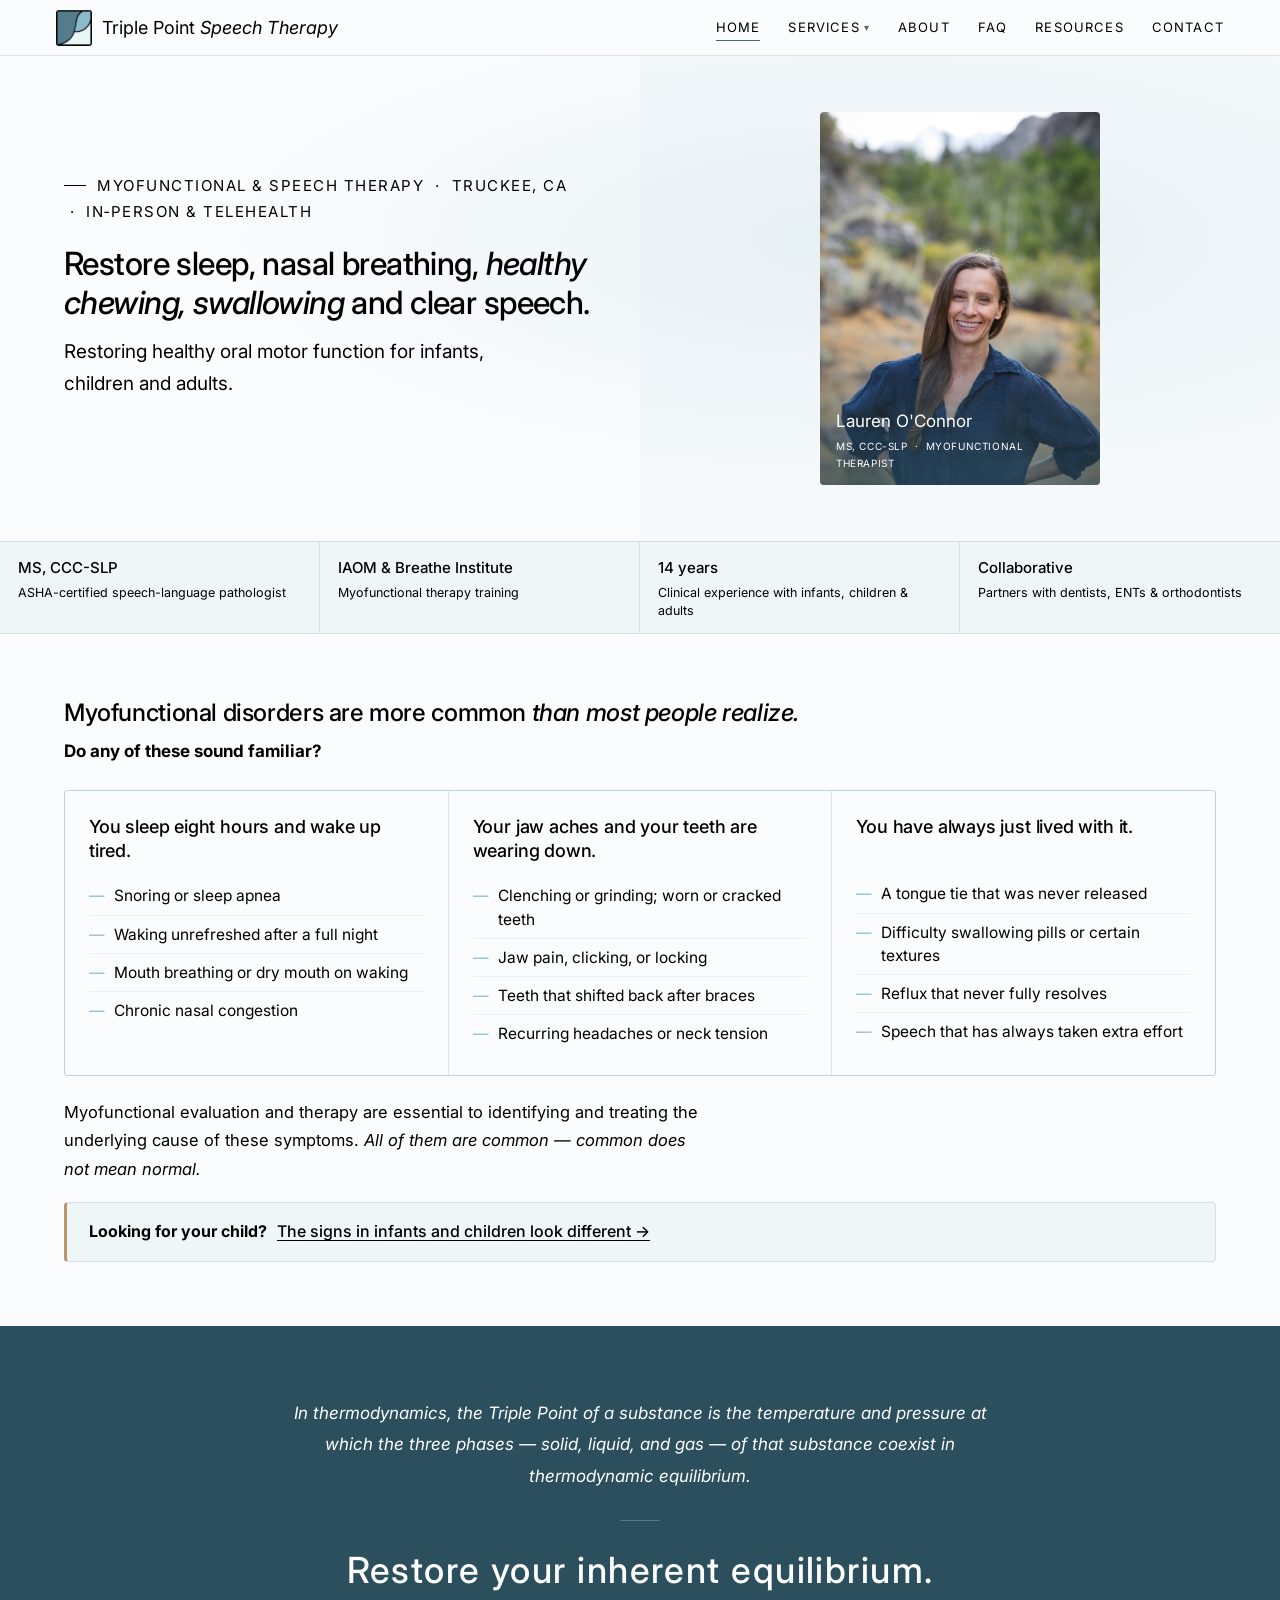
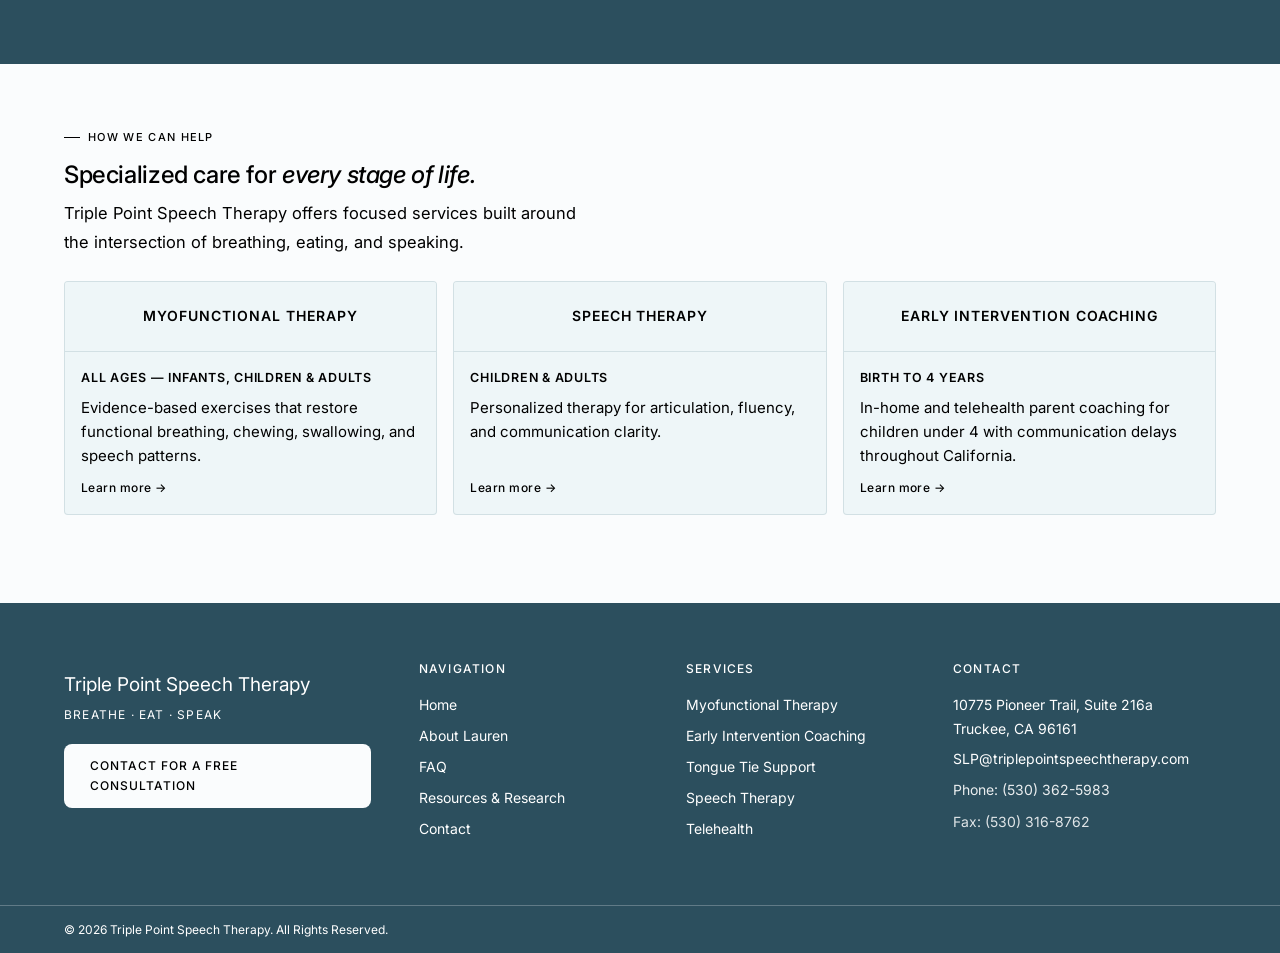
<file: index.html>
<!DOCTYPE html>
<html lang="en">
<head>
<meta charset="UTF-8">
<meta name="viewport" content="width=device-width,initial-scale=1">
<title>Myofunctional &amp; Speech Therapy | Truckee &amp; Lake Tahoe, CA</title>
  <link rel="canonical" href="https://triplepointspeechtherapy.com/">
<meta name="description" content="Orofacial myofunctional therapy, speech therapy, and tongue tie support for infants, children, and adults in Truckee and Lake Tahoe. Telehealth statewide.">
<link rel="icon" type="image/png" href="favicon.png">
<link rel="preconnect" href="https://fonts.googleapis.com">
<link rel="preconnect" href="https://fonts.gstatic.com" crossorigin>
<link rel="stylesheet" href="https://fonts.googleapis.com/css2?family=Inter:ital,opsz,wght@0,14..32,400;0,14..32,500;0,14..32,600;0,14..32,700;1,14..32,400;1,14..32,500&amp;display=swap">
<link rel="stylesheet" href="css/style.css">
<style>
/* ── VARIABLES ── */
:root{--deep:#2C4F5E;--slate:#456878;--steel:#8BBACA;--ice:#D8EBF0;--mist:#EEF6F8;--white:#FAFCFD;--ink:#1A2B33;--muted:#455E69;--border:rgba(85,124,141,0.18);--gold:#B8956A;--nav-h:56px}

/* ── HERO ── */
.hero{display:grid;grid-template-columns:1fr 1fr;min-height:420px;position:relative;overflow:hidden}
.hero-bg{position:absolute;inset:0;background:radial-gradient(ellipse at 68% 38%,rgba(139,186,202,.14) 0%,transparent 56%);pointer-events:none}
.hero-left{display:flex;flex-direction:column;justify-content:center;padding:56px 48px 56px 64px;position:relative;z-index:1}
.hero-left .hero-eyebrow{display:block;font-size:15px;font-weight:400;letter-spacing:.1em;color:var(--deep);line-height:1.75;max-width:520px;margin-bottom:18px}
.hero-left .hero-eyebrow::before{display:inline-block;vertical-align:middle;width:22px;background:var(--deep);margin-right:11px;position:relative;top:-2px}
.hero-h1{font-family:'Inter',-apple-system,'Segoe UI',Helvetica,Arial,sans-serif;font-size:clamp(25px,2.5vw,35px);font-weight:500;letter-spacing:-.018em;line-height:1.22;color:var(--deep);margin-bottom:14px;}
.hero-h1 em{font-style:italic;color:var(--slate)}
.hero-sub{font-size:19px;line-height:1.7;color:var(--muted);max-width:430px;margin-bottom:24px}
.hero-right{position:relative;display:flex;align-items:center;justify-content:center;padding:56px 48px;background:rgba(139,186,202,.04)}

/* ── HERO IMAGE ── */
.hero-img-frame{position:relative;width:100%;max-width:280px;aspect-ratio:3/4;border-radius:4px;overflow:hidden;background:var(--mist)}
.hero-img-frame::before{content:'';position:absolute;inset:0;background:linear-gradient(to bottom,transparent 55%,rgba(44,79,94,.65) 100%);z-index:1}
.hero-img{position:absolute;inset:0;width:100%;height:100%;object-fit:cover;object-position:center top;display:block}
.hero-img-caption{position:absolute;bottom:0;left:0;right:0;z-index:2;padding:14px 16px}
.hero-name{display:block;font-family:'Inter',-apple-system,'Segoe UI',Helvetica,Arial,sans-serif;font-size:17px;color:var(--mist)}
.hero-cred{display:block;font-size:10px;color:rgba(216,235,240,.75);letter-spacing:.06em;text-transform:uppercase;margin-top:3px}

/* ── TRUST BAR ── */
.trust-bar{display:grid;grid-template-columns:repeat(auto-fit,minmax(160px,1fr));border-top:1px solid var(--border);border-bottom:1px solid var(--border);background:var(--mist)}
.trust-item{padding:14px 18px;border-right:1px solid var(--border)}
.trust-item:last-child{border-right:none}
.trust-val{font-family:'Inter',-apple-system,'Segoe UI',Helvetica,Arial,sans-serif;font-size:15px;font-weight:500;color:var(--deep)}
.trust-lbl{font-size:12.5px;color:var(--muted);margin-top:3px;line-height:1.4}

/* ── SYMPTOMS ── */
.symptoms{padding:64px 64px;background:var(--white)}
.section-h2{font-family:'Inter',-apple-system,'Segoe UI',Helvetica,Arial,sans-serif;font-size:24px;font-weight:500;letter-spacing:-.016em;color:var(--deep);line-height:1.28;margin-bottom:8px;}
.section-h2 em{font-style:italic;color:var(--slate)}
.section-intro{font-size:16.5px;color:var(--muted);line-height:1.75;max-width:540px;margin-bottom:24px}
.sym-ask{font-size:17px;font-weight:700;color:var(--deep);line-height:1.7;max-width:540px;margin-bottom:24px}
.sym-note{font-size:16.5px;color:var(--muted);line-height:1.75;max-width:640px;margin:22px 0 0}
.sym-emph{font-style:italic}
.sym-wrap{display:grid;grid-template-columns:repeat(3,1fr);gap:1px;background:var(--border);border:1px solid var(--border);border-radius:4px;overflow:hidden;margin-bottom:20px}
.sym-col{background:var(--white);padding:24px 24px 22px}
.sym-head{font-family:'Inter',-apple-system,'Segoe UI',Helvetica,Arial,sans-serif;font-size:18px;font-weight:500;letter-spacing:-.01em;color:var(--deep);line-height:1.35;margin:0 0 14px;min-height:2.6em}
.sym-list{list-style:none;padding:0;margin:0}
.sym-list li{font-size:15.5px;color:var(--muted);line-height:1.5;padding:7px 0;border-bottom:1px solid rgba(85,124,141,.09);display:flex;gap:9px}
.sym-list li:last-child{border-bottom:none}
.sym-list li::before{content:'\2014';color:var(--steel);flex-shrink:0}
.chk-kids{margin-top:18px;background:var(--mist);border:1px solid var(--border);border-left:3px solid var(--gold);border-radius:4px;padding:16px 22px;display:flex;align-items:center;gap:10px;flex-wrap:wrap;font-size:16px;line-height:1.6;color:var(--deep)}
.chk-kids strong{font-weight:700}
.chk-kids a{color:var(--slate);font-weight:500;text-decoration:underline;text-underline-offset:3px}
.chk-kids a:hover{color:var(--deep)}

/* ── TRIPLE POINT ── */
.triple-point-section{padding:72px 64px;background:var(--deep);text-align:center}
.triple-point-inner{max-width:720px;margin:0 auto;display:flex;flex-direction:column;align-items:center;text-align:center}
.tp-definition{display:block;font-size:17px;color:rgba(216,235,240,.82);line-height:1.85;font-weight:400;margin-bottom:28px;font-style:italic;width:100%;text-align:center}
.tp-tagline{display:block;font-family:'Inter',-apple-system,'Segoe UI',Helvetica,Arial,sans-serif;font-size:clamp(25px,3vw,36px);font-weight:500;letter-spacing:-.016em;color:var(--mist);letter-spacing:.04em;line-height:1.2;text-wrap:balance;width:100%;text-align:center}

/* ── AIRWAY ── */

/* ── ABOUT PREVIEW ── */

/* ── SERVICES TEASER ── */
.services-teaser{padding:64px 64px;background:var(--white)}
.services-grid{display:grid;grid-template-columns:repeat(auto-fit,minmax(240px,1fr));gap:16px;margin-bottom:24px}
.service-card{background:var(--mist);border:1px solid var(--border);border-radius:4px;overflow:hidden;cursor:pointer;transition:border-color .2s,transform .2s;display:flex;flex-direction:column}
.service-card:hover{border-color:var(--slate);transform:translateY(-3px)}
.sc-label{width:100%;height:70px;display:flex;align-items:center;justify-content:center;background:var(--mist);border-bottom:1px solid var(--border)}
.sc-label h3{font-family:'Inter',-apple-system,'Segoe UI',Helvetica,Arial,sans-serif;font-size:14px;font-weight:600;color:var(--deep);letter-spacing:.07em;text-transform:uppercase;text-align:center;margin:0;padding:0 14px;line-height:1.35}
.sc-who{font-size:12.5px;font-weight:600;color:var(--slate);letter-spacing:.06em;text-transform:uppercase;margin-bottom:8px}
.sc-body{padding:16px;display:flex;flex-direction:column;flex:1}
.sc-body p{font-size:15px;color:var(--muted);line-height:1.6}
.sc-link{font-size:12px;color:var(--slate);font-weight:500;letter-spacing:.04em;margin-top:auto;padding-top:10px;display:block}

/* ── EYEBROW ── */
.eyebrow{font-size:11px;font-weight:500;letter-spacing:.12em;text-transform:uppercase;color:var(--slate);display:flex;align-items:center;gap:8px;margin-bottom:14px}
.eyebrow::before{content:'';width:16px;height:1px;background:var(--slate)}


/* ── MOBILE ── */
@media(max-width:700px){
  .sym-wrap{grid-template-columns:1fr}
}
@media(max-width:768px){
  .hero{grid-template-columns:1fr;min-height:auto}
  .hero-right{display:block;padding:0 20px 28px;background:none}
  .hero-img-frame{max-width:200px;margin:0 auto}
  .hero-left{padding:32px 20px 28px}
  .hero-h1{font-size:25px;line-height:1.22}
  .hero-sub{max-width:100%;font-size:17px}

  .trust-bar{grid-template-columns:1fr 1fr}
  .trust-item{border-bottom:1px solid var(--border)}
  .trust-item:nth-child(2){border-right:none}
  .trust-item:nth-child(3){border-top:none}
  .trust-item:nth-child(4){border-right:none;border-bottom:none}
  .trust-val{font-size:14px}
  .trust-lbl{font-size:11.5px}

  .symptoms{padding:32px 20px}
  .section-h2{font-size:21px}
  .section-intro{font-size:15.5px}
  .sym-ask,.sym-note{font-size:15.5px}
  .sym-col{padding:18px 18px 16px}
  .sym-head{font-size:17px;min-height:0}

  .triple-point-section{padding:40px 20px}
  .triple-point-inner{max-width:100%}
  .tp-definition{font-size:15.5px}
  .tp-tagline{font-size:25px}


  .services-teaser{padding:32px 20px}
  .services-grid{grid-template-columns:1fr !important;gap:12px}
  .sc-label{height:44px}

  .eyebrow{font-size:10.5px}
  .hero-left .hero-eyebrow{font-size:13px;letter-spacing:.08em}
}
</style>
  <meta property="og:title" content="Myofunctional &amp; Speech Therapy | Truckee &amp; Lake Tahoe, CA">
  <meta property="og:description" content="Orofacial myofunctional therapy, speech therapy, and tongue tie support for infants, children, and adults in Truckee and Lake Tahoe. Telehealth statewide.">
  <meta property="og:type" content="website">
  <meta property="og:url" content="https://triplepointspeechtherapy.com/">
  <meta property="og:image" content="https://triplepointspeechtherapy.com/about_photo.jpg">
  <script type="application/ld+json">
  {
    "@context": "https://schema.org",
    "@type": "MedicalBusiness",
    "@id": "https://triplepointspeechtherapy.com/#business",
    "name": "Triple Point Speech Therapy",
    "description": "Orofacial myofunctional therapy, early intervention coaching, speech therapy, and tongue tie/lip tie support for infants, children, and adults, based in Truckee, CA, with telehealth available throughout California.",
    "url": "https://triplepointspeechtherapy.com/",
    "image": "https://triplepointspeechtherapy.com/about_photo.jpg",
    "email": "SLP@triplepointspeechtherapy.com",
    "telephone": "+1-530-362-5983",
    "faxNumber": "+1-530-316-8762",
    "address": {
      "@type": "PostalAddress",
      "streetAddress": "10775 Pioneer Trail, Suite 216a",
      "addressLocality": "Truckee",
      "addressRegion": "CA",
      "postalCode": "96161",
      "addressCountry": "US"
    },
    "geo": { "@type": "GeoCoordinates", "latitude": 39.3280, "longitude": -120.1658 },
    "hasMap": "https://www.google.com/maps?cid=14306297196954875383",
    "areaServed": [
      { "@type": "Place", "name": "Truckee, CA" },
      { "@type": "Place", "name": "Lake Tahoe, CA" },
      { "@type": "Place", "name": "Mammoth Lakes, CA" },
      { "@type": "Place", "name": "Bishop, CA" },
      { "@type": "Place", "name": "San Francisco, CA" },
      { "@type": "Place", "name": "Oakland, CA" },
      { "@type": "Place", "name": "San Jose, CA" },
      { "@type": "Place", "name": "Berkeley, CA" },
      { "@type": "Place", "name": "San Francisco Bay Area, CA" },
      { "@type": "State", "name": "California" }
    ],
    "founder": { "@type": "Person", "name": "Lauren O'Connor" },
    "knowsAbout": ["Orofacial myofunctional therapy", "Speech-language pathology", "Early intervention", "Tongue tie and lip tie", "Sleep-disordered breathing", "TMJ dysfunction"],
    "openingHoursSpecification": [{
      "@type": "OpeningHoursSpecification",
      "dayOfWeek": ["Monday", "Tuesday", "Wednesday", "Thursday", "Friday"],
      "opens": "09:00",
      "closes": "18:00"
    }],
    "sameAs": [
      "https://g.page/r/Cfd1qauALYrGEBM",
      "https://www.google.com/maps?cid=14306297196954875383"
    ],
    "priceRange": "$$"
  }
  </script>
</head>
<body>
<!-- nav:start -->
<nav id="main-nav">
  <a href="index.html" class="nav-logo">
    <img src="logo.png" alt="Triple Point Speech Therapy logo" width="36" height="36" style="height:36px;width:36px;object-fit:contain;border-radius:3px">
    <span>Triple Point <em>Speech Therapy</em></span>
  </a>
  <div class="nav-links">
    <a href="index.html" class="active">Home</a><div style="position:relative;display:inline-flex;align-items:center" class="nav-dropdown"><a href="myofunctional-therapy.html" style="display:flex;align-items:center;gap:4px">Services <span style="font-size:10px;opacity:.6">&#9662;</span></a><div class="nav-dropdown-menu" style="display:none;position:absolute;top:100%;left:0;padding-top:8px;background:transparent;z-index:300"><div style="background:var(--white);border:1px solid var(--border);border-radius:4px;min-width:240px;box-shadow:0 8px 24px rgba(44,79,94,.1);overflow:hidden"><a href="myofunctional-therapy.html" style="display:block;padding:10px 16px;font-size:14px;color:var(--muted);border-bottom:1px solid var(--border);text-decoration:none;transition:background .15s" onmouseover="this.style.background='var(--mist)';this.style.color='var(--deep)'" onmouseout="this.style.background='';this.style.color='var(--muted)'">Myofunctional Therapy</a><a href="early-intervention.html" style="display:block;padding:10px 16px;font-size:14px;color:var(--muted);border-bottom:1px solid var(--border);text-decoration:none;transition:background .15s" onmouseover="this.style.background='var(--mist)';this.style.color='var(--deep)'" onmouseout="this.style.background='';this.style.color='var(--muted)'">Early Intervention Coaching</a><a href="tongue-tie-support.html" style="display:block;padding:10px 16px;font-size:14px;color:var(--muted);border-bottom:1px solid var(--border);text-decoration:none;transition:background .15s" onmouseover="this.style.background='var(--mist)';this.style.color='var(--deep)'" onmouseout="this.style.background='';this.style.color='var(--muted)'">Tongue Tie Support</a><a href="speech-therapy.html" style="display:block;padding:10px 16px;font-size:14px;color:var(--muted);border-bottom:1px solid var(--border);text-decoration:none;transition:background .15s" onmouseover="this.style.background='var(--mist)';this.style.color='var(--deep)'" onmouseout="this.style.background='';this.style.color='var(--muted)'">Speech Therapy</a><a href="telehealth-bay-area.html" style="display:block;padding:10px 16px;font-size:14px;color:var(--muted);border-bottom:1px solid var(--border);text-decoration:none;transition:background .15s" onmouseover="this.style.background='var(--mist)';this.style.color='var(--deep)'" onmouseout="this.style.background='';this.style.color='var(--muted)'">Telehealth</a></div></div></div><a href="about.html">About</a><a href="faq.html">FAQ</a><a href="resources.html">Resources</a><a href="contact.html">Contact</a>
  </div>
  <button class="nav-hamburger" onclick="toggleMenu()" aria-label="Toggle menu">&#9776;</button>
</nav>
<div class="nav-mobile" id="nav-mobile">
  <a href="index.html" class="active">Home</a><div style="position:relative;display:inline-flex;align-items:center" class="nav-dropdown"><a href="myofunctional-therapy.html" style="display:flex;align-items:center;gap:4px">Services <span style="font-size:10px;opacity:.6">&#9662;</span></a><div class="nav-dropdown-menu" style="display:none;position:absolute;top:100%;left:0;padding-top:8px;background:transparent;z-index:300"><div style="background:var(--white);border:1px solid var(--border);border-radius:4px;min-width:240px;box-shadow:0 8px 24px rgba(44,79,94,.1);overflow:hidden"><a href="myofunctional-therapy.html" style="display:block;padding:10px 16px;font-size:14px;color:var(--muted);border-bottom:1px solid var(--border);text-decoration:none;transition:background .15s" onmouseover="this.style.background='var(--mist)';this.style.color='var(--deep)'" onmouseout="this.style.background='';this.style.color='var(--muted)'">Myofunctional Therapy</a><a href="early-intervention.html" style="display:block;padding:10px 16px;font-size:14px;color:var(--muted);border-bottom:1px solid var(--border);text-decoration:none;transition:background .15s" onmouseover="this.style.background='var(--mist)';this.style.color='var(--deep)'" onmouseout="this.style.background='';this.style.color='var(--muted)'">Early Intervention Coaching</a><a href="tongue-tie-support.html" style="display:block;padding:10px 16px;font-size:14px;color:var(--muted);border-bottom:1px solid var(--border);text-decoration:none;transition:background .15s" onmouseover="this.style.background='var(--mist)';this.style.color='var(--deep)'" onmouseout="this.style.background='';this.style.color='var(--muted)'">Tongue Tie Support</a><a href="speech-therapy.html" style="display:block;padding:10px 16px;font-size:14px;color:var(--muted);border-bottom:1px solid var(--border);text-decoration:none;transition:background .15s" onmouseover="this.style.background='var(--mist)';this.style.color='var(--deep)'" onmouseout="this.style.background='';this.style.color='var(--muted)'">Speech Therapy</a><a href="telehealth-bay-area.html" style="display:block;padding:10px 16px;font-size:14px;color:var(--muted);border-bottom:1px solid var(--border);text-decoration:none;transition:background .15s" onmouseover="this.style.background='var(--mist)';this.style.color='var(--deep)'" onmouseout="this.style.background='';this.style.color='var(--muted)'">Telehealth</a></div></div></div><a href="about.html">About</a><a href="faq.html">FAQ</a><a href="resources.html">Resources</a><a href="contact.html">Contact</a>
</div>
<!-- nav:end -->

<!-- HERO -->
<section class="hero">
  <div class="hero-bg"></div>
  <div class="hero-left anim">
    <div class="eyebrow hero-eyebrow">Myofunctional &amp; Speech Therapy &nbsp;·&nbsp; Truckee, CA &nbsp;·&nbsp; In&#8209;person &amp; Telehealth</div>
    <h1 class="hero-h1">Restore sleep, nasal breathing, <em>healthy chewing, swallowing</em> and clear speech.</h1>
    <p class="hero-sub">Restoring healthy oral motor function for infants, children and adults.</p>
  </div>
  <div class="hero-right">
    <div class="hero-img-frame">
      <img src="about_photo.jpg" alt="Lauren O'Connor, MS CCC-SLP — Triple Point Speech Therapy" class="hero-img">
      <div class="hero-img-caption">
        <span class="hero-name">Lauren O'Connor</span>
        <span class="hero-cred">MS, CCC-SLP &nbsp;·&nbsp; Myofunctional Therapist</span>
      </div>
    </div>
  </div>
</section>

<!-- TRUST BAR -->
<div class="trust-bar">
  <div class="trust-item"><div class="trust-val">MS, CCC-SLP</div><div class="trust-lbl">ASHA-certified speech-language pathologist</div></div>
  <div class="trust-item"><div class="trust-val">IAOM &amp; Breathe Institute</div><div class="trust-lbl">Myofunctional therapy training</div></div>
  <div class="trust-item"><div class="trust-val">14 years</div><div class="trust-lbl">Clinical experience with infants, children &amp; adults</div></div>
  <div class="trust-item"><div class="trust-val">Collaborative</div><div class="trust-lbl">Partners with dentists, ENTs &amp; orthodontists</div></div>
</div>

<!-- SYMPTOMS -->
<section class="symptoms">
  <h2 class="section-h2">Myofunctional disorders are more common <em>than most people realize.</em></h2>
  <p class="sym-ask">Do any of these sound familiar?</p>
<div class="sym-wrap">
  <div class="sym-col">
    <h3 class="sym-head">You sleep eight hours and wake up tired.</h3>
    <ul class="sym-list">
      <li>Snoring or sleep apnea</li>
      <li>Waking unrefreshed after a full night</li>
      <li>Mouth breathing or dry mouth on waking</li>
      <li>Chronic nasal congestion</li>
    </ul>
  </div>
  <div class="sym-col">
    <h3 class="sym-head">Your jaw aches and your teeth are wearing down.</h3>
    <ul class="sym-list">
      <li>Clenching or grinding; worn or cracked teeth</li>
      <li>Jaw pain, clicking, or locking</li>
      <li>Teeth that shifted back after braces</li>
      <li>Recurring headaches or neck tension</li>
    </ul>
  </div>
  <div class="sym-col">
    <h3 class="sym-head">You have always just lived with it.</h3>
    <ul class="sym-list">
      <li>A tongue tie that was never released</li>
      <li>Difficulty swallowing pills or certain textures</li>
      <li>Reflux that never fully resolves</li>
      <li>Speech that has always taken extra effort</li>
    </ul>
  </div>
</div>
  <p class="sym-note">Myofunctional evaluation and therapy are essential to identifying and treating the underlying cause of these symptoms. <span class="sym-emph">All of them are common &mdash; common does not mean normal.</span></p>
  <p class="chk-kids"><strong>Looking for your child?</strong> <a href="myofunctional-therapy.html#children">The signs in infants and children look different&nbsp;<span aria-hidden="true">&rarr;</span></a></p>
</section>

<!-- TRIPLE POINT -->
<section class="triple-point-section">
  <div class="triple-point-inner">
    <p class="tp-definition">In thermodynamics, the Triple Point of a substance is the temperature and pressure at which the three phases — solid, liquid, and gas — of that substance coexist in thermodynamic equilibrium.</p>
    <div style="width:40px;height:1px;background:rgba(139,186,202,.4);margin:0 auto 28px"></div>
    <p class="tp-tagline">Restore your inherent equilibrium.</p>
  </div>
</section>

<!-- SERVICES TEASER -->
<section class="services-teaser">
  <div class="eyebrow">How we can help</div>
  <h2 class="section-h2">Specialized care for <em>every stage of life.</em></h2>
  <p class="section-intro">Triple Point Speech Therapy offers focused services built around the intersection of breathing, eating, and speaking.</p>
  <div class="services-grid">
    <div class="service-card" onclick="location.href='myofunctional-therapy.html'">
      <div class="sc-label"><h3>Myofunctional Therapy</h3></div>
      <div class="sc-body">
        <div class="sc-who">All ages &mdash; infants, children &amp; adults</div>
        <p>Evidence-based exercises that restore functional breathing, chewing, swallowing, and speech patterns.</p>
        <span class="sc-link">Learn more &rarr;</span>
      </div>
    </div>
    <div class="service-card" onclick="location.href='speech-therapy.html'">
      <div class="sc-label"><h3>Speech Therapy</h3></div>
      <div class="sc-body">
        <div class="sc-who">Children &amp; adults</div>
        <p>Personalized therapy for articulation, fluency, and communication clarity.</p>
        <span class="sc-link">Learn more &rarr;</span>
      </div>
    </div>
    <div class="service-card" onclick="location.href='early-intervention.html'">
      <div class="sc-label"><h3>Early Intervention Coaching</h3></div>
      <div class="sc-body">
        <div class="sc-who">Birth to 4 years</div>
        <p>In-home and telehealth parent coaching for children under 4 with communication delays throughout California.</p>
        <span class="sc-link">Learn more &rarr;</span>
      </div>
    </div>
  </div>
</section>

<!-- footer:start -->
<footer>
  <div class="footer-brand">
    <div class="footer-name">Triple Point Speech Therapy</div>
    <div class="footer-tagline">Breathe &middot; Eat &middot; Speak</div>
    <a href="contact.html" class="btn-light footer-cta">Contact for a Free Consultation</a>
  </div>
  <div class="footer-col">
    <h4>Navigation</h4>
    <a href="index.html">Home</a>
    <a href="about.html">About Lauren</a>
    <a href="faq.html">FAQ</a>
    <a href="resources.html">Resources &amp; Research</a>
    <a href="contact.html">Contact</a>
  </div>
  <div class="footer-col">
    <h4>Services</h4>
    <a href="myofunctional-therapy.html">Myofunctional Therapy</a>
    <a href="early-intervention.html">Early Intervention Coaching</a>
    <a href="tongue-tie-support.html">Tongue Tie Support</a>
    <a href="speech-therapy.html">Speech Therapy</a>
    <a href="telehealth-bay-area.html">Telehealth</a>
  </div>
  <div class="footer-col">
    <h4>Contact</h4>
    <p>10775 Pioneer Trail, Suite 216a<br>Truckee, CA 96161</p>
    <a href="mailto:SLP@triplepointspeechtherapy.com">SLP@triplepointspeechtherapy.com</a>
    <p style="margin-top:6px;font-size:14px;opacity:.9"><a href="tel:+15303625983">Phone: (530) 362-5983</a></p>
    <p style="margin-top:4px;font-size:14px;opacity:.85">Fax: (530) 316-8762</p>
  </div>
</footer>
<div class="footer-bottom">
  <span>&copy; 2026 Triple Point Speech Therapy. All Rights Reserved.</span>
</div>
<!-- footer:end -->
<script src="js/shared.js"></script>

<!-- MOBILE OVERRIDE — injected last so it wins -->
<style>
@media screen and (max-width: 700px) {

  /* Hero — show photo, make it work on mobile */
  section.hero {
    display: block !important;
  }
  div.hero-left {
    padding: 24px 16px 20px !important;
  }
  div.hero-right {
    display: block !important;
    padding: 0 16px 24px !important;
    background: none !important;
  }
  div.hero-img-frame {
    position: relative !important;
    width: 100% !important;
    max-width: 200px !important;
    aspect-ratio: 3/4 !important;
    margin: 0 auto !important;
    border-radius: 4px !important;
    overflow: hidden !important;
  }
  h1.hero-h1 { font-size: 24px !important; }
  p.hero-sub { font-size: 16px !important; max-width: 100% !important; }

  /* Trust bar — 2 columns */
  div.trust-bar {
    display: grid !important;
    grid-template-columns: 1fr 1fr !important;
  }
  div.trust-item:nth-child(2) { border-right: none !important; }
  div.trust-item:nth-child(3) { border-top: none !important; }
  div.trust-item:nth-child(4) { border-right: none !important; border-top: none !important; }

  /* Symptoms — single column, ALL 5 visible */
  section.symptoms { padding: 24px 16px !important; }

  /* Services — single column */
  section.services-teaser { padding: 24px 16px !important; }
  div.services-grid {
    display: flex !important;
    flex-direction: column !important;
    width: 100% !important;
    gap: 12px !important;
  }
  div.service-card {
    display: block !important;
    width: 100% !important;
    margin: 0 !important;
  }

  /* About preview */

  /* Triple point */
  section.triple-point-section { padding: 36px 16px !important; }
  p.tp-tagline { font-size: 28px !important; }
  p.tp-definition { font-size: 15.5px !important; }

  /* General */
  * { box-sizing: border-box !important; }
  body { overflow-x: hidden !important; }
}
</style>

<!-- MOBILE OVERRIDE -->
<style>
@media only screen and (max-width: 768px) {
  body { overflow-x: hidden !important; }

  /* HERO — keep clinician photo visible on mobile */
  .hero { display: block !important; }
  .hero-left { padding: 28px 16px 20px !important; }
  .hero-right { display: block !important; padding: 0 16px 24px !important; background: none !important; }
  .hero-img-frame { max-width: 200px !important; margin: 0 auto !important; }
  .hero-h1 { font-size: 24px !important; line-height: 1.2 !important; }
  .hero-sub { font-size: 16px !important; max-width: 100% !important; }

  /* TRUST BAR */
  .trust-bar { grid-template-columns: 1fr 1fr !important; }

  /* SYMPTOMS — force block layout so all 5 show */
  .symptoms { padding: 28px 16px !important; }

  /* TRIPLE POINT */
  .triple-point-section { padding: 36px 16px !important; }
  .tp-tagline { font-size: 28px !important; }
  .tp-definition { font-size: 15.5px !important; }

  /* ABOUT */

  /* SERVICES — force block so all 3 stack */
  .services-teaser { padding: 28px 16px !important; }
  .services-grid { display: block !important; width: 100% !important; }
  .service-card { display: block !important; width: 100% !important; margin-bottom: 12px !important; }
  .service-card:last-child { margin-bottom: 0 !important; }

  /* GENERAL */
  * { max-width: 100% !important; word-break: break-word !important; }
  img { max-width: 100% !important; height: auto !important; }
}
</style>

</body>
</html>
</file>
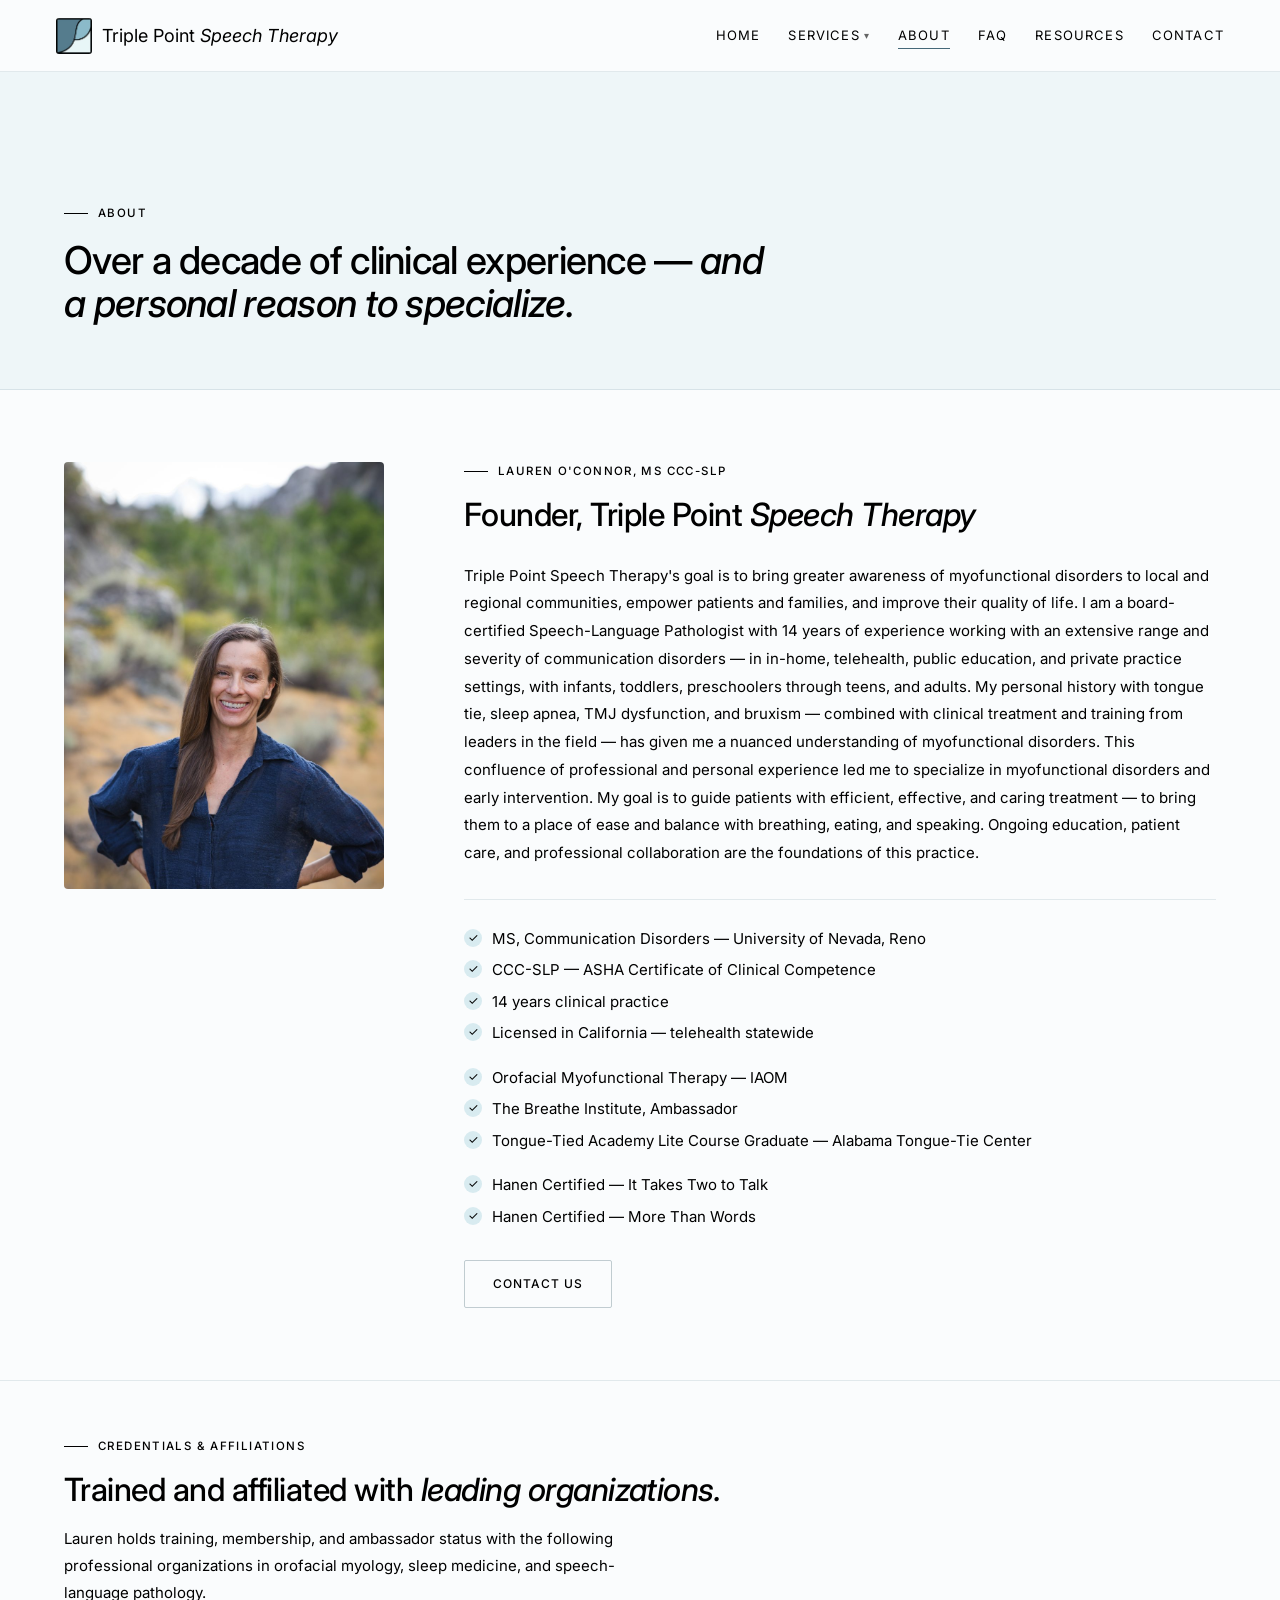
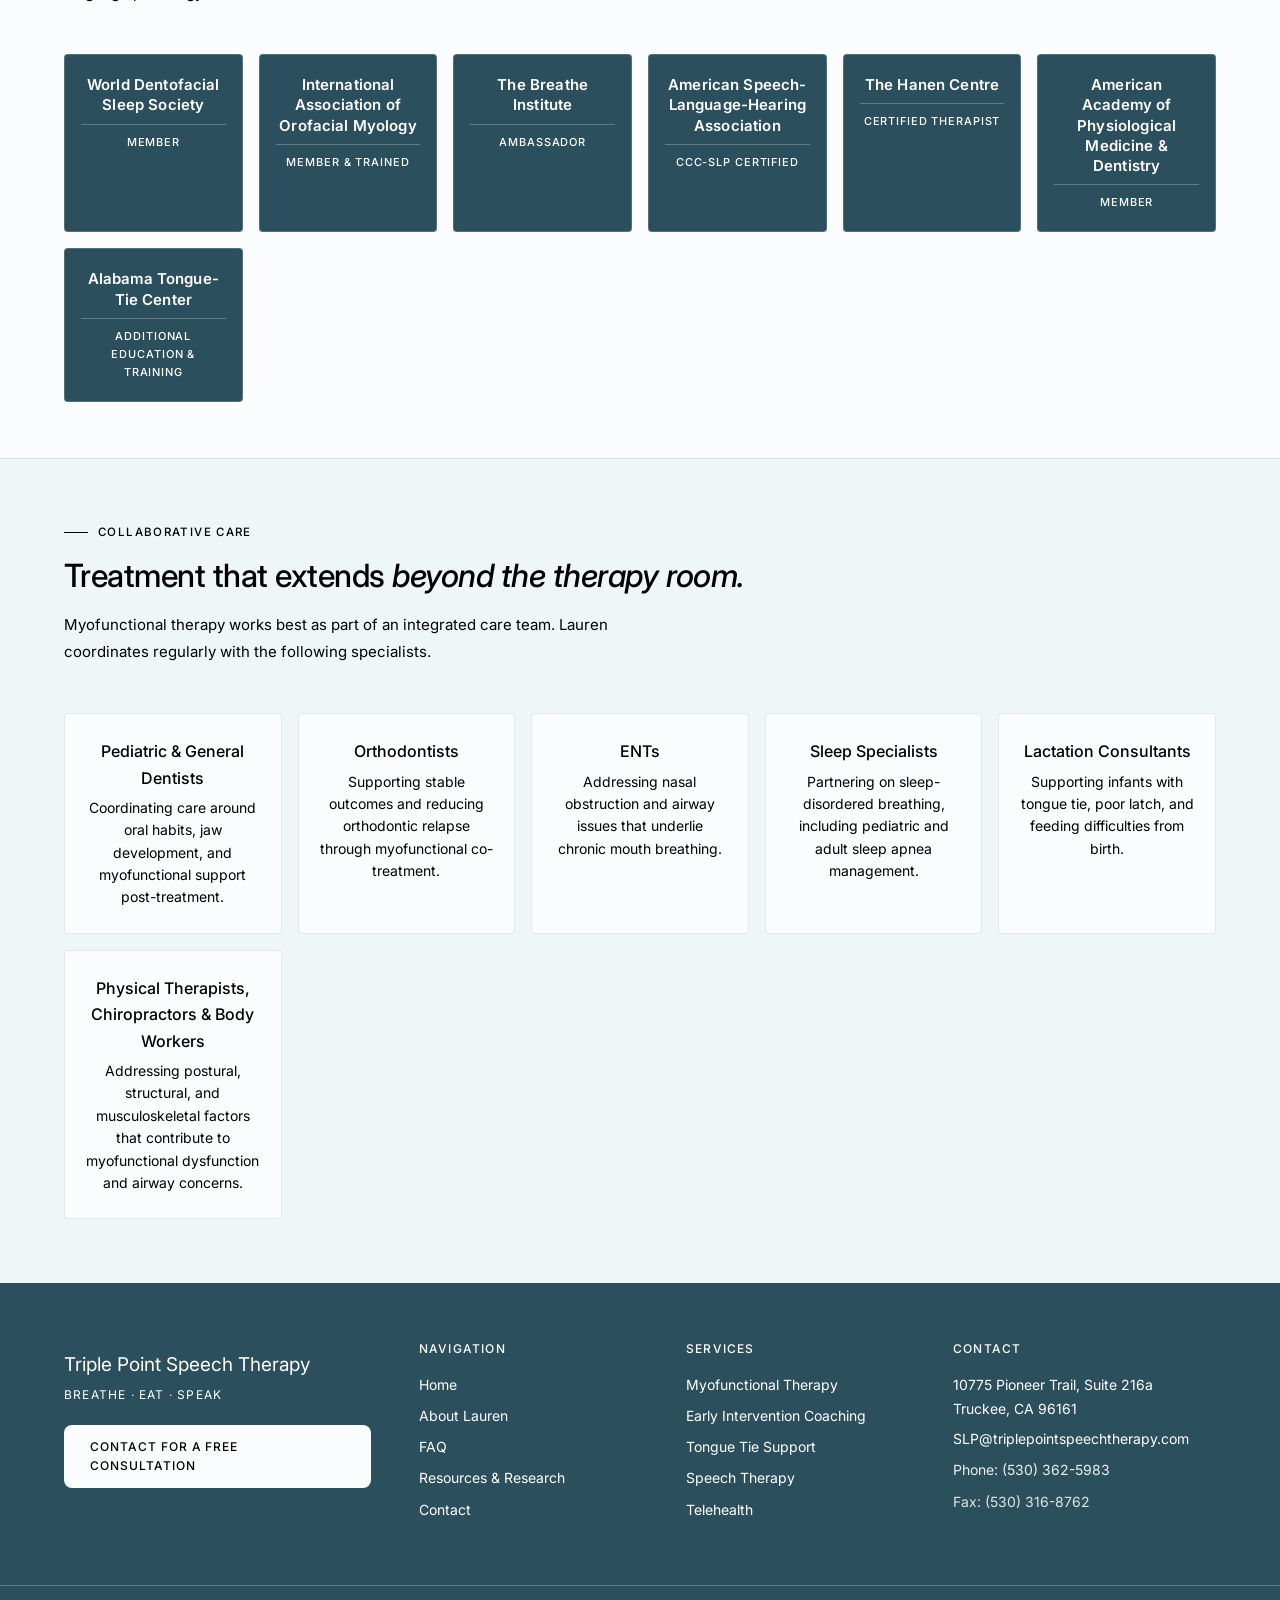
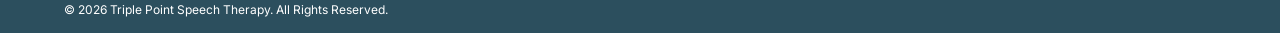
<file: about.html>
<!DOCTYPE html>
<html lang="en">
<head>
<meta charset="UTF-8">
<meta name="viewport" content="width=device-width,initial-scale=1">
<title>Lauren O'Connor, MS CCC-SLP | Triple Point Speech Therapy</title>
  <link rel="canonical" href="https://triplepointspeechtherapy.com/about.html">
<meta name="description" content="Board-certified speech-language pathologist and myofunctional therapist with 14 years' experience serving Truckee, Lake Tahoe, and all of California.">
<link rel="icon" type="image/png" href="favicon.png">
<link rel="preconnect" href="https://fonts.googleapis.com">
<link rel="preconnect" href="https://fonts.gstatic.com" crossorigin>
<link rel="stylesheet" href="https://fonts.googleapis.com/css2?family=Inter:ital,opsz,wght@0,14..32,400;0,14..32,500;0,14..32,600;0,14..32,700;1,14..32,400;1,14..32,500&amp;display=swap">
<link rel="stylesheet" href="css/style.css">
<style>
.about-main{padding:72px 64px;background:var(--white)}
.about-grid{display:grid;grid-template-columns:320px 1fr;gap:80px;align-items:start}
.about-photo{width:100%;aspect-ratio:3/4;background:linear-gradient(145deg,var(--ice),rgba(85,124,141,.3));border-radius:4px;overflow:hidden;position:relative;display:flex;align-items:center;justify-content:center}
.about-photo-note{position:absolute;bottom:0;left:0;right:0;background:rgba(44,79,94,.7);color:var(--mist);font-size:13px;text-align:center;padding:10px;letter-spacing:.04em}
.about-photo-icon{font-size:64px;opacity:.22}
.cred-list{margin-top:32px;padding-top:28px;border-top:1px solid var(--border);display:flex;flex-direction:column;gap:22px}
.cred-group{display:flex;flex-direction:column;gap:9px}
.cred-item{display:flex;gap:10px;font-size:15px;color:var(--muted);align-items:flex-start;line-height:1.5}
.cred-check{width:18px;height:18px;border-radius:50%;background:var(--ice);display:flex;align-items:center;justify-content:center;flex-shrink:0;margin-top:1px;font-size:12px}
.about-body{moverflow-x:hidden;ax-width:min(640px,100%)}
.about-body p{font-size:15px;color:var(--muted);line-height:1.85;margin-bottom:20px}
.about-pullquote{border-left:2px solid var(--gold);padding:16px 0 16px 24px;margin:32px 0}
.about-pullquote p{font-family:'Inter',-apple-system,'Segoe UI',Helvetica,Arial,sans-serif;font-size:21px;font-style:italic;color:var(--deep);line-height:1.5;margin:0}
.about-fill{background:rgba(184,149,106,.15);border-radius:2px;padding:1px 6px;font-style:normal;font-size:15px;color:var(--bark);font-family:'Inter',-apple-system,'Segoe UI',Helvetica,Arial,sans-serif}
.collab-section{padding:64px;background:var(--mist);border-top:1px solid var(--border)}
.collab-grid{display:grid;grid-template-columns:repeat(auto-fit,minmax(200px,1fr));gap:16px;margin-top:40px}
.collab-card{background:var(--white);border:1px solid var(--border);border-radius:4px;padding:24px 20px;text-align:center}
.collab-card .cc-icon{font-size:28px;margin-bottom:10px}
.collab-card h4{font-family:'Inter',-apple-system,'Segoe UI',Helvetica,Arial,sans-serif;font-size:16px;font-weight:500;color:var(--deep);margin-bottom:6px}
.collab-card p{font-size:14px;color:var(--muted);line-height:1.6}
@media(max-width:900px){
  .about-main,.collab-section{padding:48px 24px}
  .about-grid{grid-template-columns:1fr}
}

/*  CREDENTIAL BADGES  */
.cred-badges-section{padding:56px 64px;background:var(--white);border-top:1px solid var(--border)}
.cred-badges-grid{display:grid;grid-template-columns:repeat(auto-fit,minmax(160px,1fr));gap:16px;margin-top:36px}
.cred-badge-card{background:var(--deep);border:1px solid rgba(255,255,255,.18);border-radius:4px;padding:20px 16px;text-align:center;transition:all .2s;text-decoration:none;display:block}
/* white type needs !important: css/style.css paints every text node black with it */
.cred-badge-card, .cred-badge-card *{color:#FFFFFF !important}
.cred-badge-card:hover{border-color:#FFFFFF;transform:translateY(-2px);box-shadow:0 4px 16px rgba(44,79,94,.25)}
.cred-badge-name{font-size:15px;font-weight:600;line-height:1.35;letter-spacing:.01em}
.cred-badge-type{font-size:11px;font-weight:500;letter-spacing:.08em;text-transform:uppercase;margin-top:8px;padding-top:8px;border-top:1px solid rgba(255,255,255,.25)}
@media(max-width:900px){.cred-badges-section{padding:48px 24px}}


@media(max-width:768px){
  .page-hero{padding:28px 20px 20px}
  .page-hero h1{font-size:24px;line-height:1.2}
  .intro-grid,.about-grid,.about-layout,.ei-intro,.feeding-grid,.airway-grid,.contact-grid{grid-template-columns:1fr;gap:24px}
  .service-block,.service-block.reverse{grid-template-columns:1fr;gap:20px}
  .service-block.reverse .service-visual{order:0}
  .service-block.reverse .service-content{order:1}
  .collab-grid,.cred-badges-grid,.res-grid,.books-grid,.treat-grid,.psteps,.coaching-grid{grid-template-columns:1fr}
  .psteps{gap:1px}
  .about-main,.services-main,.faq-main,.contact-main,.intro,.treat,.process,.team,.collab,.cred-section,.resources,.research,.coaching,.feeding,.ei-main{padding:24px 20px}
  .faq-layout{grid-template-columns:1fr}
  .faq-nav{display:none}
  .contact-grid{grid-template-columns:1fr}
  .map-section{padding:0 20px 28px}
  .cta-primary-block{padding:28px 20px}
  .cta-primary-block h2{font-size:20px}
  .email-block{padding:24px 20px}
  .contact-details-row{grid-template-columns:1fr 1fr}
  .cred-grid{grid-template-columns:repeat(2,1fr)}
  .tel{flex-direction:column;padding:20px;gap:14px}
  .tel .btn-l{width:100%;text-align:center}
  .section-h2{font-size:20px}
  .sh2{font-size:18px}
  .eyebrow{font-size:10.5px}
}

</style>
  <meta property="og:title" content="Lauren O'Connor, MS CCC-SLP | Triple Point Speech Therapy">
  <meta property="og:description" content="Board-certified speech-language pathologist and myofunctional therapist with 14 years' experience serving Truckee, Lake Tahoe, and all of California.">
  <meta property="og:type" content="website">
  <meta property="og:url" content="https://triplepointspeechtherapy.com/about.html">
  <meta property="og:image" content="https://triplepointspeechtherapy.com/about_photo.jpg">
  <script type="application/ld+json">
  {
    "@context": "https://schema.org",
    "@graph": [
      {
        "@type": "MedicalBusiness",
        "@id": "https://triplepointspeechtherapy.com/#business",
        "name": "Triple Point Speech Therapy",
        "description": "Orofacial myofunctional therapy, early intervention coaching, speech therapy, and tongue tie/lip tie support for infants, children, and adults, based in Truckee, CA, with telehealth available throughout California.",
        "url": "https://triplepointspeechtherapy.com/",
        "image": "https://triplepointspeechtherapy.com/about_photo.jpg",
        "email": "SLP@triplepointspeechtherapy.com",
        "telephone": "+1-530-362-5983",
        "faxNumber": "+1-530-316-8762",
        "address": {
          "@type": "PostalAddress",
          "streetAddress": "10775 Pioneer Trail, Suite 216a",
          "addressLocality": "Truckee",
          "addressRegion": "CA",
          "postalCode": "96161",
          "addressCountry": "US"
        },
        "geo": { "@type": "GeoCoordinates", "latitude": 39.3280, "longitude": -120.1658 },
        "hasMap": "https://www.google.com/maps?cid=14306297196954875383",
        "areaServed": [
          { "@type": "Place", "name": "Truckee, CA" },
          { "@type": "Place", "name": "Lake Tahoe, CA" },
          { "@type": "Place", "name": "Mammoth Lakes, CA" },
          { "@type": "Place", "name": "Bishop, CA" },
          { "@type": "Place", "name": "San Francisco, CA" },
          { "@type": "Place", "name": "Oakland, CA" },
          { "@type": "Place", "name": "San Jose, CA" },
          { "@type": "Place", "name": "Berkeley, CA" },
          { "@type": "Place", "name": "San Francisco Bay Area, CA" },
          { "@type": "State", "name": "California" }
        ],
        "founder": { "@id": "https://triplepointspeechtherapy.com/about.html#lauren" },
        "employee": { "@id": "https://triplepointspeechtherapy.com/about.html#lauren" },
        "knowsAbout": ["Orofacial myofunctional therapy", "Speech-language pathology", "Early intervention", "Tongue tie and lip tie", "Sleep-disordered breathing", "TMJ dysfunction"],
        "openingHoursSpecification": [{
          "@type": "OpeningHoursSpecification",
          "dayOfWeek": ["Monday", "Tuesday", "Wednesday", "Thursday", "Friday"],
          "opens": "09:00",
          "closes": "18:00"
        }],
        "sameAs": [
          "https://g.page/r/Cfd1qauALYrGEBM",
          "https://www.google.com/maps?cid=14306297196954875383"
        ],
        "priceRange": "$$"
      },
      {
        "@type": "Person",
        "@id": "https://triplepointspeechtherapy.com/about.html#lauren",
        "name": "Lauren O'Connor",
        "honorificSuffix": "MS, CCC-SLP",
        "jobTitle": "Speech-Language Pathologist & Orofacial Myofunctional Therapist",
        "description": "Lauren O'Connor, MS, CCC-SLP is a board-certified speech-language pathologist and myofunctional therapist with 14 years of clinical experience, and the founder of Triple Point Speech Therapy in Truckee, CA.",
        "image": "https://triplepointspeechtherapy.com/about_photo.jpg",
        "url": "https://triplepointspeechtherapy.com/about.html",
        "worksFor": { "@id": "https://triplepointspeechtherapy.com/#business" },
        "alumniOf": { "@type": "CollegeOrUniversity", "name": "University of Nevada, Reno" },
        "hasCredential": [
          { "@type": "EducationalOccupationalCredential", "credentialCategory": "degree", "name": "MS, Communication Disorders" },
          { "@type": "EducationalOccupationalCredential", "credentialCategory": "certification", "name": "CCC-SLP — ASHA Certificate of Clinical Competence" },
          { "@type": "EducationalOccupationalCredential", "credentialCategory": "certification", "name": "Orofacial Myofunctional Therapy — IAOM" },
          { "@type": "EducationalOccupationalCredential", "credentialCategory": "certification", "name": "The Breathe Institute, Ambassador" },
          { "@type": "EducationalOccupationalCredential", "credentialCategory": "certification", "name": "Tongue-Tied Academy Lite Course Graduate — Alabama Tongue-Tie Center" },
          { "@type": "EducationalOccupationalCredential", "credentialCategory": "certification", "name": "Hanen Certified — It Takes Two to Talk" },
          { "@type": "EducationalOccupationalCredential", "credentialCategory": "certification", "name": "Hanen Certified — More Than Words" }
        ],
        "memberOf": [
          { "@type": "Organization", "name": "World Dentofacial Sleep Society", "url": "https://dentofacialsleep.org/" },
          { "@type": "Organization", "name": "International Association of Orofacial Myology", "url": "https://iaom.com/" },
          { "@type": "Organization", "name": "American Academy of Physiological Medicine & Dentistry", "url": "https://www.aapmd.org/" }
        ]
      }
    ]
  }
  </script>
</head>
<body>
<!-- nav:start -->
<nav id="main-nav">
  <a href="index.html" class="nav-logo">
    <img src="logo.png" alt="Triple Point Speech Therapy logo" width="36" height="36" style="height:36px;width:36px;object-fit:contain;border-radius:3px">
    <span>Triple Point <em>Speech Therapy</em></span>
  </a>
  <div class="nav-links">
    <a href="index.html">Home</a><div style="position:relative;display:inline-flex;align-items:center" class="nav-dropdown"><a href="myofunctional-therapy.html" style="display:flex;align-items:center;gap:4px">Services <span style="font-size:10px;opacity:.6">&#9662;</span></a><div class="nav-dropdown-menu" style="display:none;position:absolute;top:100%;left:0;padding-top:8px;background:transparent;z-index:300"><div style="background:var(--white);border:1px solid var(--border);border-radius:4px;min-width:240px;box-shadow:0 8px 24px rgba(44,79,94,.1);overflow:hidden"><a href="myofunctional-therapy.html" style="display:block;padding:10px 16px;font-size:14px;color:var(--muted);border-bottom:1px solid var(--border);text-decoration:none;transition:background .15s" onmouseover="this.style.background='var(--mist)';this.style.color='var(--deep)'" onmouseout="this.style.background='';this.style.color='var(--muted)'">Myofunctional Therapy</a><a href="early-intervention.html" style="display:block;padding:10px 16px;font-size:14px;color:var(--muted);border-bottom:1px solid var(--border);text-decoration:none;transition:background .15s" onmouseover="this.style.background='var(--mist)';this.style.color='var(--deep)'" onmouseout="this.style.background='';this.style.color='var(--muted)'">Early Intervention Coaching</a><a href="tongue-tie-support.html" style="display:block;padding:10px 16px;font-size:14px;color:var(--muted);border-bottom:1px solid var(--border);text-decoration:none;transition:background .15s" onmouseover="this.style.background='var(--mist)';this.style.color='var(--deep)'" onmouseout="this.style.background='';this.style.color='var(--muted)'">Tongue Tie Support</a><a href="speech-therapy.html" style="display:block;padding:10px 16px;font-size:14px;color:var(--muted);border-bottom:1px solid var(--border);text-decoration:none;transition:background .15s" onmouseover="this.style.background='var(--mist)';this.style.color='var(--deep)'" onmouseout="this.style.background='';this.style.color='var(--muted)'">Speech Therapy</a><a href="telehealth-bay-area.html" style="display:block;padding:10px 16px;font-size:14px;color:var(--muted);border-bottom:1px solid var(--border);text-decoration:none;transition:background .15s" onmouseover="this.style.background='var(--mist)';this.style.color='var(--deep)'" onmouseout="this.style.background='';this.style.color='var(--muted)'">Telehealth</a></div></div></div><a href="about.html" class="active">About</a><a href="faq.html">FAQ</a><a href="resources.html">Resources</a><a href="contact.html">Contact</a>
  </div>
  <button class="nav-hamburger" onclick="toggleMenu()" aria-label="Toggle menu">&#9776;</button>
</nav>
<div class="nav-mobile" id="nav-mobile">
  <a href="index.html">Home</a><div style="position:relative;display:inline-flex;align-items:center" class="nav-dropdown"><a href="myofunctional-therapy.html" style="display:flex;align-items:center;gap:4px">Services <span style="font-size:10px;opacity:.6">&#9662;</span></a><div class="nav-dropdown-menu" style="display:none;position:absolute;top:100%;left:0;padding-top:8px;background:transparent;z-index:300"><div style="background:var(--white);border:1px solid var(--border);border-radius:4px;min-width:240px;box-shadow:0 8px 24px rgba(44,79,94,.1);overflow:hidden"><a href="myofunctional-therapy.html" style="display:block;padding:10px 16px;font-size:14px;color:var(--muted);border-bottom:1px solid var(--border);text-decoration:none;transition:background .15s" onmouseover="this.style.background='var(--mist)';this.style.color='var(--deep)'" onmouseout="this.style.background='';this.style.color='var(--muted)'">Myofunctional Therapy</a><a href="early-intervention.html" style="display:block;padding:10px 16px;font-size:14px;color:var(--muted);border-bottom:1px solid var(--border);text-decoration:none;transition:background .15s" onmouseover="this.style.background='var(--mist)';this.style.color='var(--deep)'" onmouseout="this.style.background='';this.style.color='var(--muted)'">Early Intervention Coaching</a><a href="tongue-tie-support.html" style="display:block;padding:10px 16px;font-size:14px;color:var(--muted);border-bottom:1px solid var(--border);text-decoration:none;transition:background .15s" onmouseover="this.style.background='var(--mist)';this.style.color='var(--deep)'" onmouseout="this.style.background='';this.style.color='var(--muted)'">Tongue Tie Support</a><a href="speech-therapy.html" style="display:block;padding:10px 16px;font-size:14px;color:var(--muted);border-bottom:1px solid var(--border);text-decoration:none;transition:background .15s" onmouseover="this.style.background='var(--mist)';this.style.color='var(--deep)'" onmouseout="this.style.background='';this.style.color='var(--muted)'">Speech Therapy</a><a href="telehealth-bay-area.html" style="display:block;padding:10px 16px;font-size:14px;color:var(--muted);border-bottom:1px solid var(--border);text-decoration:none;transition:background .15s" onmouseover="this.style.background='var(--mist)';this.style.color='var(--deep)'" onmouseout="this.style.background='';this.style.color='var(--muted)'">Telehealth</a></div></div></div><a href="about.html" class="active">About</a><a href="faq.html">FAQ</a><a href="resources.html">Resources</a><a href="contact.html">Contact</a>
</div>
<!-- nav:end -->

<div class="page-hero">
  <div class="eyebrow">About</div>
  <h1>Over a decade of clinical experience — <em>and a personal reason to specialize.</em></h1>
</div>

<section class="about-main">
  <div class="about-grid">
    <div>
      <div class="about-photo" style="background:none">
        <img src="about_photo.jpg" alt="Lauren O'Connor, MS CCC-SLP" style="width:100%;height:100%;object-fit:cover;object-position:center top">
      </div>
    </div>
    <div class="about-body">
      <div class="eyebrow">Lauren O'Connor, MS CCC-SLP</div>
      <h2 class="section-h2" style="margin-bottom:28px">Founder, Triple Point <em>Speech Therapy</em></h2>
      <p>Triple Point Speech Therapy's goal is to bring greater awareness of myofunctional disorders to local and regional communities, empower patients and families, and improve their quality of life. I am a board-certified Speech-Language Pathologist with 14 years of experience working with an extensive range and severity of communication disorders — in in-home, telehealth, public education, and private practice settings, with infants, toddlers, preschoolers through teens, and adults. My personal history with tongue tie, sleep apnea, TMJ dysfunction, and bruxism — combined with clinical treatment and training from leaders in the field — has given me a nuanced understanding of myofunctional disorders. This confluence of professional and personal experience led me to specialize in myofunctional disorders and early intervention. My goal is to guide patients with efficient, effective, and caring treatment — to bring them to a place of ease and balance with breathing, eating, and speaking. Ongoing education, patient care, and professional collaboration are the foundations of this practice.</p>
      <div class="cred-list">
        <div class="cred-group">
          <div class="cred-item"><div class="cred-check">&#10003;</div>MS, Communication Disorders — University of Nevada, Reno</div>
          <div class="cred-item"><div class="cred-check">&#10003;</div>CCC-SLP — ASHA Certificate of Clinical Competence</div>
          <div class="cred-item"><div class="cred-check">&#10003;</div>14 years clinical practice</div>
          <div class="cred-item"><div class="cred-check">&#10003;</div>Licensed in California — telehealth statewide</div>
        </div>
        <div class="cred-group">
          <div class="cred-item"><div class="cred-check">&#10003;</div>Orofacial Myofunctional Therapy — IAOM</div>
          <div class="cred-item"><div class="cred-check">&#10003;</div>The Breathe Institute, Ambassador</div>
          <div class="cred-item"><div class="cred-check">&#10003;</div>Tongue-Tied Academy Lite Course Graduate — Alabama Tongue-Tie Center</div>
        </div>
        <div class="cred-group">
          <div class="cred-item"><div class="cred-check">&#10003;</div>Hanen Certified — It Takes Two to Talk</div>
          <div class="cred-item"><div class="cred-check">&#10003;</div>Hanen Certified — More Than Words</div>
        </div>
      </div>

      <div style="display:flex;gap:14px;flex-wrap:wrap;margin-top:32px">
        
        <a href="contact.html" class="btn-secondary">Contact us</a>
      </div>
    </div>
  </div>
</section>

<section class="cred-badges-section">
  <div class="eyebrow">Credentials &amp; affiliations</div>
  <h2 class="section-h2">Trained and affiliated with <em>leading organizations.</em></h2>
  <p class="section-intro">Lauren holds training, membership, and ambassador status with the following professional organizations in orofacial myology, sleep medicine, and speech-language pathology.</p>
  <div class="cred-badges-grid">
    <a class="cred-badge-card" href="https://dentofacialsleep.org/" target="_blank" rel="noopener">
      <div class="cred-badge-name">World Dentofacial Sleep Society</div>
      <div class="cred-badge-type">Member</div>
    </a>
    <a class="cred-badge-card" href="https://iaom.com/" target="_blank" rel="noopener">
      <div class="cred-badge-name">International Association of Orofacial Myology</div>
      <div class="cred-badge-type">Member &amp; Trained</div>
    </a>
    <a class="cred-badge-card" href="https://breatheinstitute.com/" target="_blank" rel="noopener">
      <div class="cred-badge-name">The Breathe Institute</div>
      <div class="cred-badge-type">Ambassador</div>
    </a>
    <a class="cred-badge-card" href="https://www.asha.org/" target="_blank" rel="noopener">
      <div class="cred-badge-name">American Speech-Language-Hearing Association</div>
      <div class="cred-badge-type">CCC-SLP Certified</div>
    </a>
    <a class="cred-badge-card" href="https://www.hanen.org/" target="_blank" rel="noopener">
      <div class="cred-badge-name">The Hanen Centre</div>
      <div class="cred-badge-type">Certified Therapist</div>
    </a>
    <a class="cred-badge-card" href="https://www.aapmd.org/" target="_blank" rel="noopener">
      <div class="cred-badge-name">American Academy of Physiological Medicine &amp; Dentistry</div>
      <div class="cred-badge-type">Member</div>
    </a>
    <a class="cred-badge-card" href="https://tonguetieal.com/" target="_blank" rel="noopener">
      <div class="cred-badge-name">Alabama Tongue-Tie Center</div>
      <div class="cred-badge-type">Additional Education &amp; Training</div>
    </a>
  </div>
</section>

<section id="collab" class="collab-section">
  <div class="eyebrow">Collaborative care</div>
  <h2 class="section-h2">Treatment that extends <em>beyond the therapy room.</em></h2>
  <p class="section-intro">Myofunctional therapy works best as part of an integrated care team. Lauren coordinates regularly with the following specialists.</p>
  <div class="collab-grid">
    <div class="collab-card"><h4>Pediatric &amp; General Dentists</h4><p>Coordinating care around oral habits, jaw development, and myofunctional support post-treatment.</p></div>
    <div class="collab-card"><h4>Orthodontists</h4><p>Supporting stable outcomes and reducing orthodontic relapse through myofunctional co-treatment.</p></div>
    <div class="collab-card"><h4>ENTs</h4><p>Addressing nasal obstruction and airway issues that underlie chronic mouth breathing.</p></div>
    <div class="collab-card"><h4>Sleep Specialists</h4><p>Partnering on sleep-disordered breathing, including pediatric and adult sleep apnea management.</p></div>
    <div class="collab-card"><h4>Lactation Consultants</h4><p>Supporting infants with tongue tie, poor latch, and feeding difficulties from birth.</p></div>
    <div class="collab-card"><h4>Physical Therapists, Chiropractors &amp; Body Workers</h4><p>Addressing postural, structural, and musculoskeletal factors that contribute to myofunctional dysfunction and airway concerns.</p></div>
  </div>
</section>




<!-- footer:start -->
<footer>
  <div class="footer-brand">
    <div class="footer-name">Triple Point Speech Therapy</div>
    <div class="footer-tagline">Breathe &middot; Eat &middot; Speak</div>
    <a href="contact.html" class="btn-light footer-cta">Contact for a Free Consultation</a>
  </div>
  <div class="footer-col">
    <h4>Navigation</h4>
    <a href="index.html">Home</a>
    <a href="about.html">About Lauren</a>
    <a href="faq.html">FAQ</a>
    <a href="resources.html">Resources &amp; Research</a>
    <a href="contact.html">Contact</a>
  </div>
  <div class="footer-col">
    <h4>Services</h4>
    <a href="myofunctional-therapy.html">Myofunctional Therapy</a>
    <a href="early-intervention.html">Early Intervention Coaching</a>
    <a href="tongue-tie-support.html">Tongue Tie Support</a>
    <a href="speech-therapy.html">Speech Therapy</a>
    <a href="telehealth-bay-area.html">Telehealth</a>
  </div>
  <div class="footer-col">
    <h4>Contact</h4>
    <p>10775 Pioneer Trail, Suite 216a<br>Truckee, CA 96161</p>
    <a href="mailto:SLP@triplepointspeechtherapy.com">SLP@triplepointspeechtherapy.com</a>
    <p style="margin-top:6px;font-size:14px;opacity:.9"><a href="tel:+15303625983">Phone: (530) 362-5983</a></p>
    <p style="margin-top:4px;font-size:14px;opacity:.85">Fax: (530) 316-8762</p>
  </div>
</footer>
<div class="footer-bottom">
  <span>&copy; 2026 Triple Point Speech Therapy. All Rights Reserved.</span>
</div>
<!-- footer:end -->
<script src="js/shared.js"></script>

<!-- MOBILE OVERRIDE -->
<style>
@media screen and (max-width: 700px) {

  /* Global — no overflow, no fixed widths */
  * { box-sizing: border-box !important; max-width: 100% !important; }
  body { overflow-x: hidden !important; }
  img { max-width: 100% !important; height: auto !important; }

  /* Convert ALL multi-column grids to single column */
  div[class*="grid"],
  div[class*="steps"],
  div[class*="cards"],
  div[class*="layout"],
  div[class*="cols"],
  div[class*="collab"],
  div[class*="treat"],
  div[class*="process"],
  div[class*="intro"],
  div[class*="cred"],
  div[class*="res-grid"],
  div[class*="coaching"],
  div[class*="feeding"],
  div[class*="contact"],
  div[class*="faq-layout"],
  div[class*="about-layout"],
  div[class*="service-block"],
  section[class*="grid"] {
    display: flex !important;
    flex-direction: column !important;
    width: 100% !important;
    overflow: visible !important;
    gap: 12px !important;
  }

  /* Service blocks */
  div.service-block,
  div.service-block.reverse {
    display: flex !important;
    flex-direction: column !important;
    width: 100% !important;
    gap: 16px !important;
  }
  div.service-block.reverse .service-visual { order: 0 !important; }
  div.service-block.reverse .service-content { order: 1 !important; }
  div.service-visual { width: 100% !important; min-height: 80px !important; }
  div.service-content { width: 100% !important; }

  /* All grid children */
  div[class*="grid"] > *,
  div[class*="steps"] > *,
  div[class*="cards"] > *,
  div[class*="cols"] > * {
    width: 100% !important;
    min-width: 0 !important;
    flex-shrink: 0 !important;
  }

  /* Page hero */
  div.page-hero { padding: 24px 16px 20px !important; }
  div.page-hero h1 { font-size: 22px !important; line-height: 1.2 !important; }

  /* Sections */
  section, div.omt-intro, div.treat-section, div.airway-section,
  div.process-section, div.multi-section, div.ei-main,
  div.coaching-section, div.feeding-section, div.about-main,
  div.collab-section, div.cred-section, div.faq-main, div.contact-main {
    padding: 24px 16px !important;
  }

  /* FAQ */
  div.faq-layout { display: flex !important; flex-direction: column !important; }
  div.faq-nav { display: none !important; }
  div.faq-content { width: 100% !important; }

  /* Contact */
  div.cta-primary-block { padding: 24px 16px !important; }
  div.cta-primary-block h2 { font-size: 18px !important; }
  div.email-block { padding: 20px 16px !important; }

  /* Typography */
  h1 { font-size: 22px !important; }
  h2 { font-size: 19px !important; }
  h3 { font-size: 16px !important; }
  p, li { font-size: 13px !important; }
}
</style>

</body>
</html>
</file>
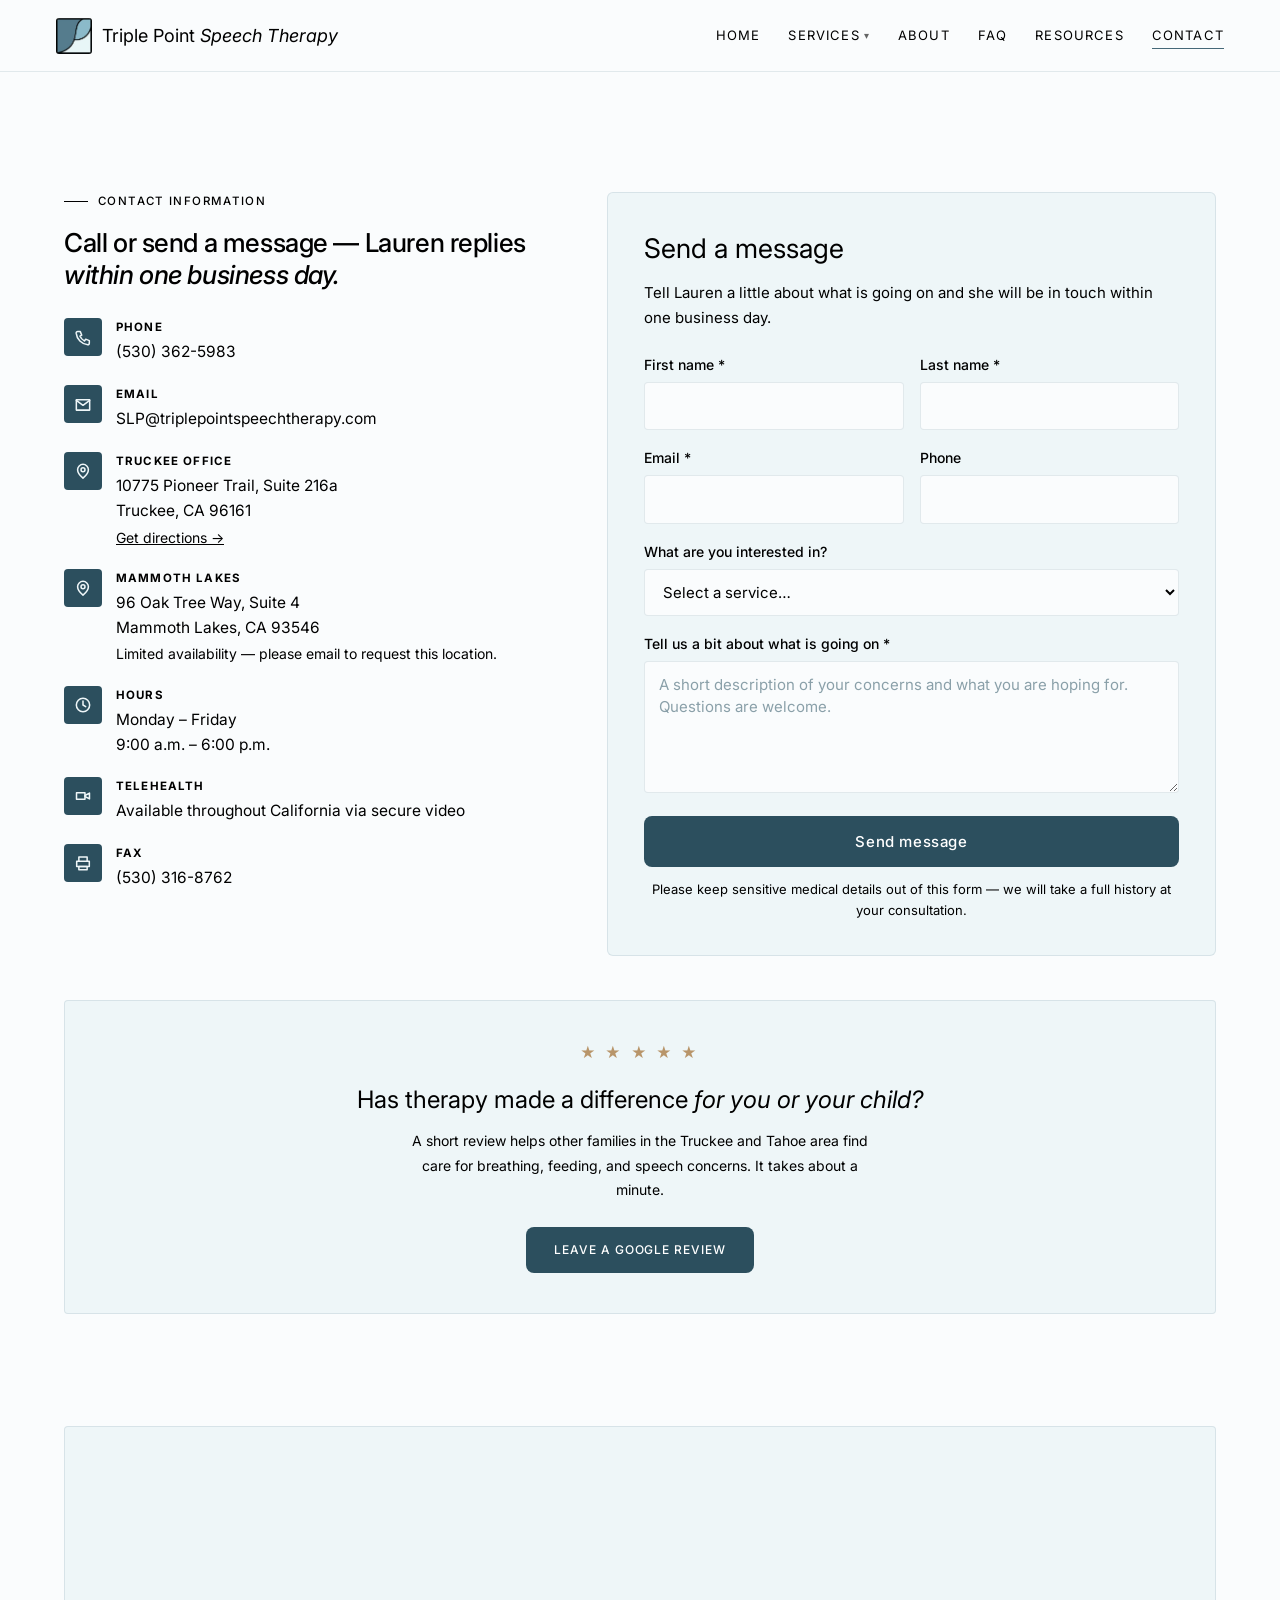
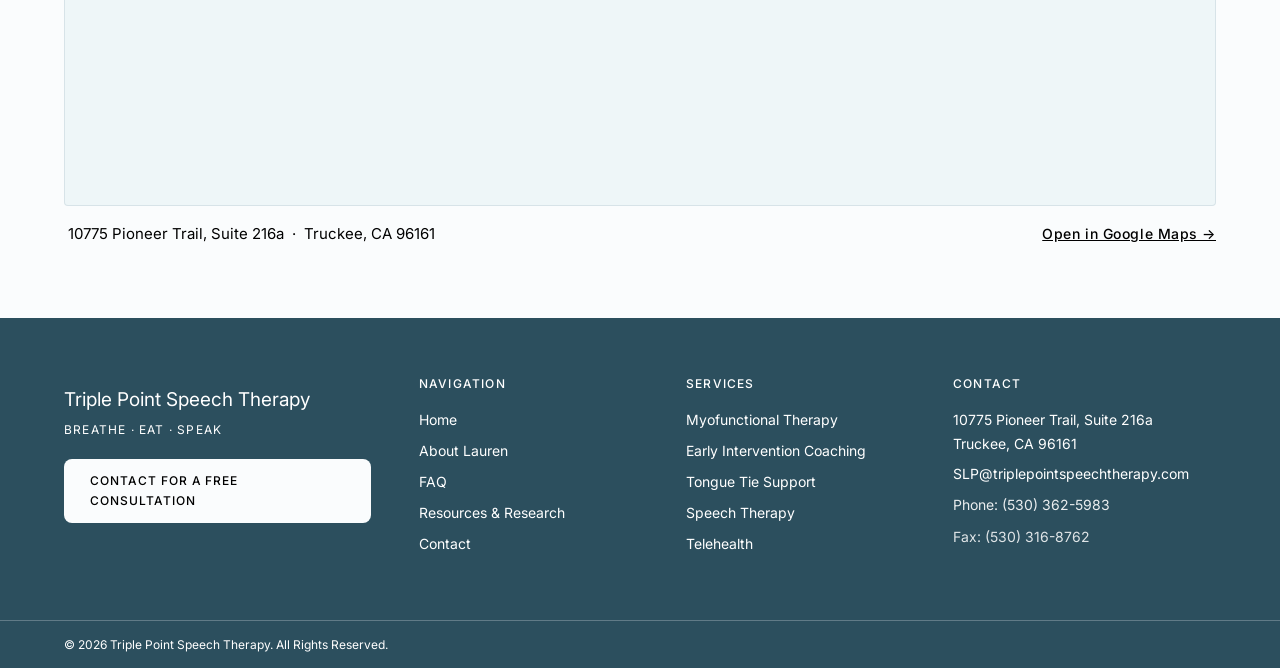
<file: contact.html>
<!DOCTYPE html>
<html lang="en">
<head>
<meta charset="UTF-8">
<meta name="viewport" content="width=device-width,initial-scale=1">
<title>Contact &amp; Book | Triple Point Speech Therapy, Truckee CA</title>
  <link rel="canonical" href="https://triplepointspeechtherapy.com/contact.html">
<meta name="description" content="Book a free 30-minute consultation with Lauren O'Connor, MS CCC-SLP. Office in Truckee; telehealth throughout California.">
<link rel="icon" type="image/png" href="favicon.png">
<link rel="preconnect" href="https://fonts.googleapis.com">
<link rel="preconnect" href="https://fonts.gstatic.com" crossorigin>
<link rel="stylesheet" href="https://fonts.googleapis.com/css2?family=Inter:ital,opsz,wght@0,14..32,400;0,14..32,500;0,14..32,600;0,14..32,700;1,14..32,400;1,14..32,500&amp;display=swap">
<link rel="stylesheet" href="css/style.css">
<style>
.contact-main{padding:calc(var(--nav-h) + 48px) 64px 72px;background:var(--white)}
.contact-grid{display:grid;grid-template-columns:1fr 1.4fr;gap:80px;align-items:start}
.contact-info h3{font-family:'Inter',-apple-system,'Segoe UI',Helvetica,Arial,sans-serif;font-size:22px;font-weight:400;color:var(--deep);margin-bottom:20px}
.contact-detail{display:flex;gap:14px;margin-bottom:24px;align-items:flex-start}
.cd-icon{width:36px;height:36px;background:var(--ice);border-radius:2px;display:flex;align-items:center;justify-content:center;font-size:16px;flex-shrink:0}
.cd-text .cd-label{font-size:13px;font-weight:500;letter-spacing:.08em;text-transform:uppercase;color:var(--slate);margin-bottom:3px}
.cd-text .cd-value{font-size:14px;color:var(--text);line-height:1.6}
.cd-text a{color:var(--deep);text-decoration:underline}
.booking-box{background:var(--deep);border-radius:4px;padding:32px;margin-top:32px;text-align:center}
.booking-box h4{font-family:'Inter',-apple-system,'Segoe UI',Helvetica,Arial,sans-serif;font-size:22px;font-weight:400;color:var(--mist);margin-bottom:8px}
.booking-box p{font-size:15px;color:rgba(216,235,240,.7);line-height:1.65;margin-bottom:20px}

/* ── CONTACT: INFO + FORM ── */
.cf-grid{display:grid;grid-template-columns:1fr 1.25fr;gap:56px;align-items:start;margin-bottom:44px}
.cf-info .cf-h1{font-family:'Inter',-apple-system,'Segoe UI',Helvetica,Arial,sans-serif;font-size:26px;font-weight:500;letter-spacing:-.016em;color:var(--deep);line-height:1.22;margin-bottom:28px}
.cf-row{display:flex;gap:14px;align-items:flex-start;margin-bottom:20px}
.cf-ico{flex:0 0 auto;width:38px;height:38px;border-radius:4px;background:var(--deep);display:flex;align-items:center;justify-content:center}
.cf-ico svg{width:18px;height:18px;fill:none;stroke:var(--mist);stroke-width:1.7;stroke-linecap:round;stroke-linejoin:round}
.cf-label{font-size:11.5px;font-weight:700;letter-spacing:.1em;text-transform:uppercase;color:var(--slate);margin-bottom:3px}
.cf-val{font-size:15.5px;color:var(--ink);line-height:1.6}
.cf-val a{color:var(--ink)}
.cf-val a:hover{color:var(--slate)}
.cf-val .sub{display:block;font-size:14px;color:var(--muted);line-height:1.6;margin-top:3px}
.cf-card{background:var(--mist);border:1px solid var(--border);border-radius:6px;padding:34px 36px}
.cf-card h2{font-family:'Inter',-apple-system,'Segoe UI',Helvetica,Arial,sans-serif;font-size:27px;font-weight:400;color:var(--deep);margin-bottom:8px}
.cf-card .note{font-size:15px;color:var(--muted);line-height:1.7;margin-bottom:22px}
.cf-two{display:grid;grid-template-columns:1fr 1fr;gap:16px}
.cf-field{margin-bottom:16px}
.cf-field label{display:block;font-size:14px;font-weight:500;color:var(--ink);margin-bottom:6px}
.cf-field label .req{color:var(--gold)}
.cf-field input,.cf-field select,.cf-field textarea{width:100%;font-family:'Inter',-apple-system,'Segoe UI',Helvetica,Arial,sans-serif;font-size:15px;color:var(--ink);background:var(--white);border:1px solid var(--border);border-radius:4px;padding:12px 14px;line-height:1.5}
.cf-field textarea{min-height:132px;resize:vertical}
.cf-field input:focus,.cf-field select:focus,.cf-field textarea:focus{outline:2px solid var(--slate);outline-offset:1px;border-color:var(--slate)}
.cf-field input::placeholder,.cf-field textarea::placeholder{color:#8aa0a9}
.cf-send{width:100%;background:var(--deep);color:var(--mist);border:none;border-radius:8px;padding:16px 24px;font-family:'Inter',-apple-system,'Segoe UI',Helvetica,Arial,sans-serif;font-size:15px;font-weight:500;letter-spacing:.04em;cursor:pointer;transition:background .2s}
.cf-send:hover{background:var(--slate)}
.cf-fine{font-size:13px;color:var(--muted);line-height:1.6;text-align:center;margin-top:12px}
.cf-hp{position:absolute;left:-9999px;width:1px;height:1px;overflow:hidden}
.cf-status{font-size:14.5px;line-height:1.6;margin-top:14px;padding:12px 14px;border-radius:4px;display:none}
.cf-status.show{display:block}
.cf-status.err{background:#FBEDEA;border:1px solid #E4BBB2;color:#8A3524}
/* Thank-you dialog shown after a message is sent */
.cf-thanks{position:fixed;inset:0;z-index:600;display:none;align-items:center;justify-content:center;padding:24px;background:rgba(26,51,64,.55)}
.cf-thanks.show{display:flex}
.cf-thanks-box{background:var(--white);border:1px solid var(--border);border-radius:6px;padding:40px 36px;max-width:440px;width:100%;text-align:center;box-shadow:0 18px 48px rgba(44,79,94,.22)}
.cf-thanks-mark{width:52px;height:52px;border-radius:50%;background:var(--mist);border:1px solid var(--border);color:var(--deep);font-size:24px;line-height:50px;margin:0 auto 18px}
.cf-thanks-box h3{font-family:'Inter',-apple-system,'Segoe UI',Helvetica,Arial,sans-serif;font-size:27px;font-weight:400;color:var(--deep);line-height:1.25;margin-bottom:12px}
.cf-thanks-box p{font-size:15px;color:var(--muted);line-height:1.7;margin-bottom:26px}
.cf-thanks-close{background:var(--deep);color:var(--mist);border:none;border-radius:8px;padding:14px 30px;font-family:'Inter',-apple-system,'Segoe UI',Helvetica,Arial,sans-serif;font-size:14px;font-weight:500;letter-spacing:.04em;cursor:pointer;transition:background .2s}
.cf-thanks-close:hover{background:var(--slate)}
@media(max-width:560px){.cf-thanks-box{padding:30px 24px}.cf-thanks-box h3{font-size:23px}}
@media(max-width:900px){.cf-grid{grid-template-columns:1fr;gap:36px}.cf-card{padding:26px 22px}}
@media(max-width:560px){.cf-two{grid-template-columns:1fr;gap:0}}
.map-section{padding:0 64px 72px;background:var(--white)}
.review-section{padding:0;margin-bottom:40px}
.review-box{background:var(--mist);border:1px solid var(--border);border-radius:4px;padding:40px 32px;text-align:center}
.review-box h3{font-family:'Inter',-apple-system,'Segoe UI',Helvetica,Arial,sans-serif;font-size:24px;font-weight:400;color:var(--deep);margin-bottom:10px}
.review-box h3 em{font-style:italic;color:var(--slate)}
.review-box p{font-size:14px;color:var(--muted);line-height:1.75;max-width:min(460px,100%);margin:0 auto 24px}
.review-stars{font-size:15px;color:var(--gold);letter-spacing:.18em;margin-bottom:14px}
.review-box .btn-primary{border-radius:8px}
.map-frame{background:var(--mist);border:1px solid var(--border);border-radius:4px;overflow:hidden;height:380px}
.map-placeholder{text-align:center;color:var(--muted)}
.map-placeholder .mp-icon{font-size:36px;margin-bottom:10px}
.map-placeholder p{font-size:14px}
.map-placeholder a{color:var(--slate)}
@media(max-width:900px){
  .contact-main,.map-section{padding:48px 24px}
  .contact-grid{grid-template-columns:1fr;gap:40px}
  
  
}

@media(max-width:768px){
  .intro-grid,.about-grid,.about-layout,.ei-intro,.feeding-grid,.airway-grid,.contact-grid{grid-template-columns:1fr;gap:24px}
  .service-block,.service-block.reverse{grid-template-columns:1fr;gap:20px}
  .service-block.reverse .service-visual{order:0}
  .service-block.reverse .service-content{order:1}
  .collab-grid,.cred-badges-grid,.res-grid,.books-grid,.treat-grid,.psteps,.coaching-grid{grid-template-columns:1fr}
  .psteps{gap:1px}
  .about-main,.services-main,.faq-main,.contact-main,.intro,.treat,.process,.team,.collab,.cred-section,.resources,.research,.coaching,.feeding,.ei-main{padding:24px 20px}
  .faq-layout{grid-template-columns:1fr}
  .faq-nav{display:none}
  .contact-grid{grid-template-columns:1fr}
  .map-section{padding:0 20px 28px}
  .email-block{padding:24px 20px}
  .contact-details-row{grid-template-columns:1fr 1fr}
  .cred-grid{grid-template-columns:repeat(2,1fr)}
  .tel{flex-direction:column;padding:20px;gap:14px}
  .tel .btn-l{width:100%;text-align:center}
  .section-h2{font-size:20px}
  .sh2{font-size:18px}
  .eyebrow{font-size:10.5px}
}

</style>
  <meta property="og:title" content="Contact &amp; Book | Triple Point Speech Therapy, Truckee CA">
  <meta property="og:description" content="Book a free 30-minute consultation with Lauren O'Connor, MS CCC-SLP. Office in Truckee; telehealth throughout California.">
  <meta property="og:type" content="website">
  <meta property="og:url" content="https://triplepointspeechtherapy.com/contact.html">
  <meta property="og:image" content="https://triplepointspeechtherapy.com/about_photo.jpg">
  <script type="application/ld+json">
  {
    "@context": "https://schema.org",
    "@type": "MedicalBusiness",
    "@id": "https://triplepointspeechtherapy.com/#business",
    "name": "Triple Point Speech Therapy",
    "description": "Orofacial myofunctional therapy, early intervention coaching, speech therapy, and tongue tie/lip tie support for infants, children, and adults, based in Truckee, CA, with telehealth available throughout California.",
    "url": "https://triplepointspeechtherapy.com/",
    "image": "https://triplepointspeechtherapy.com/about_photo.jpg",
    "email": "SLP@triplepointspeechtherapy.com",
    "telephone": "+1-530-362-5983",
    "faxNumber": "+1-530-316-8762",
    "address": {
      "@type": "PostalAddress",
      "streetAddress": "10775 Pioneer Trail, Suite 216a",
      "addressLocality": "Truckee",
      "addressRegion": "CA",
      "postalCode": "96161",
      "addressCountry": "US"
    },
    "geo": { "@type": "GeoCoordinates", "latitude": 39.3280, "longitude": -120.1658 },
    "hasMap": "https://www.google.com/maps?cid=14306297196954875383",
    "areaServed": [
      { "@type": "Place", "name": "Truckee, CA" },
      { "@type": "Place", "name": "Lake Tahoe, CA" },
      { "@type": "Place", "name": "Mammoth Lakes, CA" },
      { "@type": "Place", "name": "Bishop, CA" },
      { "@type": "Place", "name": "San Francisco, CA" },
      { "@type": "Place", "name": "Oakland, CA" },
      { "@type": "Place", "name": "San Jose, CA" },
      { "@type": "Place", "name": "Berkeley, CA" },
      { "@type": "Place", "name": "San Francisco Bay Area, CA" },
      { "@type": "State", "name": "California" }
    ],
    "founder": { "@type": "Person", "name": "Lauren O'Connor" },
    "knowsAbout": ["Orofacial myofunctional therapy", "Speech-language pathology", "Early intervention", "Tongue tie and lip tie", "Sleep-disordered breathing", "TMJ dysfunction"],
    "openingHoursSpecification": [{
      "@type": "OpeningHoursSpecification",
      "dayOfWeek": ["Monday", "Tuesday", "Wednesday", "Thursday", "Friday"],
      "opens": "09:00",
      "closes": "18:00"
    }],
    "sameAs": [
      "https://g.page/r/Cfd1qauALYrGEBM",
      "https://www.google.com/maps?cid=14306297196954875383"
    ],
    "priceRange": "$$"
  }
  </script>
</head>
<body>
<!-- nav:start -->
<nav id="main-nav">
  <a href="index.html" class="nav-logo">
    <img src="logo.png" alt="Triple Point Speech Therapy logo" width="36" height="36" style="height:36px;width:36px;object-fit:contain;border-radius:3px">
    <span>Triple Point <em>Speech Therapy</em></span>
  </a>
  <div class="nav-links">
    <a href="index.html">Home</a><div style="position:relative;display:inline-flex;align-items:center" class="nav-dropdown"><a href="myofunctional-therapy.html" style="display:flex;align-items:center;gap:4px">Services <span style="font-size:10px;opacity:.6">&#9662;</span></a><div class="nav-dropdown-menu" style="display:none;position:absolute;top:100%;left:0;padding-top:8px;background:transparent;z-index:300"><div style="background:var(--white);border:1px solid var(--border);border-radius:4px;min-width:240px;box-shadow:0 8px 24px rgba(44,79,94,.1);overflow:hidden"><a href="myofunctional-therapy.html" style="display:block;padding:10px 16px;font-size:14px;color:var(--muted);border-bottom:1px solid var(--border);text-decoration:none;transition:background .15s" onmouseover="this.style.background='var(--mist)';this.style.color='var(--deep)'" onmouseout="this.style.background='';this.style.color='var(--muted)'">Myofunctional Therapy</a><a href="early-intervention.html" style="display:block;padding:10px 16px;font-size:14px;color:var(--muted);border-bottom:1px solid var(--border);text-decoration:none;transition:background .15s" onmouseover="this.style.background='var(--mist)';this.style.color='var(--deep)'" onmouseout="this.style.background='';this.style.color='var(--muted)'">Early Intervention Coaching</a><a href="tongue-tie-support.html" style="display:block;padding:10px 16px;font-size:14px;color:var(--muted);border-bottom:1px solid var(--border);text-decoration:none;transition:background .15s" onmouseover="this.style.background='var(--mist)';this.style.color='var(--deep)'" onmouseout="this.style.background='';this.style.color='var(--muted)'">Tongue Tie Support</a><a href="speech-therapy.html" style="display:block;padding:10px 16px;font-size:14px;color:var(--muted);border-bottom:1px solid var(--border);text-decoration:none;transition:background .15s" onmouseover="this.style.background='var(--mist)';this.style.color='var(--deep)'" onmouseout="this.style.background='';this.style.color='var(--muted)'">Speech Therapy</a><a href="telehealth-bay-area.html" style="display:block;padding:10px 16px;font-size:14px;color:var(--muted);border-bottom:1px solid var(--border);text-decoration:none;transition:background .15s" onmouseover="this.style.background='var(--mist)';this.style.color='var(--deep)'" onmouseout="this.style.background='';this.style.color='var(--muted)'">Telehealth</a></div></div></div><a href="about.html">About</a><a href="faq.html">FAQ</a><a href="resources.html">Resources</a><a href="contact.html" class="active">Contact</a>
  </div>
  <button class="nav-hamburger" onclick="toggleMenu()" aria-label="Toggle menu">&#9776;</button>
</nav>
<div class="nav-mobile" id="nav-mobile">
  <a href="index.html">Home</a><div style="position:relative;display:inline-flex;align-items:center" class="nav-dropdown"><a href="myofunctional-therapy.html" style="display:flex;align-items:center;gap:4px">Services <span style="font-size:10px;opacity:.6">&#9662;</span></a><div class="nav-dropdown-menu" style="display:none;position:absolute;top:100%;left:0;padding-top:8px;background:transparent;z-index:300"><div style="background:var(--white);border:1px solid var(--border);border-radius:4px;min-width:240px;box-shadow:0 8px 24px rgba(44,79,94,.1);overflow:hidden"><a href="myofunctional-therapy.html" style="display:block;padding:10px 16px;font-size:14px;color:var(--muted);border-bottom:1px solid var(--border);text-decoration:none;transition:background .15s" onmouseover="this.style.background='var(--mist)';this.style.color='var(--deep)'" onmouseout="this.style.background='';this.style.color='var(--muted)'">Myofunctional Therapy</a><a href="early-intervention.html" style="display:block;padding:10px 16px;font-size:14px;color:var(--muted);border-bottom:1px solid var(--border);text-decoration:none;transition:background .15s" onmouseover="this.style.background='var(--mist)';this.style.color='var(--deep)'" onmouseout="this.style.background='';this.style.color='var(--muted)'">Early Intervention Coaching</a><a href="tongue-tie-support.html" style="display:block;padding:10px 16px;font-size:14px;color:var(--muted);border-bottom:1px solid var(--border);text-decoration:none;transition:background .15s" onmouseover="this.style.background='var(--mist)';this.style.color='var(--deep)'" onmouseout="this.style.background='';this.style.color='var(--muted)'">Tongue Tie Support</a><a href="speech-therapy.html" style="display:block;padding:10px 16px;font-size:14px;color:var(--muted);border-bottom:1px solid var(--border);text-decoration:none;transition:background .15s" onmouseover="this.style.background='var(--mist)';this.style.color='var(--deep)'" onmouseout="this.style.background='';this.style.color='var(--muted)'">Speech Therapy</a><a href="telehealth-bay-area.html" style="display:block;padding:10px 16px;font-size:14px;color:var(--muted);border-bottom:1px solid var(--border);text-decoration:none;transition:background .15s" onmouseover="this.style.background='var(--mist)';this.style.color='var(--deep)'" onmouseout="this.style.background='';this.style.color='var(--muted)'">Telehealth</a></div></div></div><a href="about.html">About</a><a href="faq.html">FAQ</a><a href="resources.html">Resources</a><a href="contact.html" class="active">Contact</a>
</div>
<!-- nav:end -->

<section class="contact-main">
  <div class="contact-single">

    <!-- CONTACT DETAILS -->
  <div class="cf-grid">
    <div class="cf-info">
      <div class="eyebrow">Contact information</div>
      <h1 class="cf-h1">Call or send a message &mdash; Lauren replies <em style="font-style:italic;color:var(--slate)">within one business day.</em></h1>
      <div class="cf-row">
        <span class="cf-ico" aria-hidden="true"><svg viewBox="0 0 20 20"><path d="M4 4h3l1.6 4-2 1.2a11 11 0 0 0 5.2 5.2l1.2-2 4 1.6v3a1.6 1.6 0 0 1-1.7 1.6A14.4 14.4 0 0 1 2.4 5.7 1.6 1.6 0 0 1 4 4z"/></svg></span>
        <div>
          <div class="cf-label">Phone</div>
          <div class="cf-val"><a href="tel:+15303625983">(530) 362-5983</a></div>
        </div>
      </div>
      <div class="cf-row">
        <span class="cf-ico" aria-hidden="true"><svg viewBox="0 0 20 20"><path d="M2.6 5.2h14.8v11.6H2.6z"/><path d="m2.6 6 7.4 5.4L17.4 6"/></svg></span>
        <div>
          <div class="cf-label">Email</div>
          <div class="cf-val"><a href="mailto:SLP@triplepointspeechtherapy.com">SLP@triplepointspeechtherapy.com</a></div>
        </div>
      </div>
      <div class="cf-row">
        <span class="cf-ico" aria-hidden="true"><svg viewBox="0 0 20 20"><path d="M10 18s6-5.1 6-9.4A6 6 0 0 0 4 8.6C4 12.9 10 18 10 18z"/><circle cx="10" cy="8.6" r="2.2"/></svg></span>
        <div>
          <div class="cf-label">Truckee office</div>
          <div class="cf-val">10775 Pioneer Trail, Suite 216a<br>Truckee, CA 96161<span class="sub"><a href="https://www.google.com/maps?cid=14306297196954875383" target="_blank" rel="noopener" style="color:var(--slate);text-decoration:underline">Get directions &rarr;</a></span></div>
        </div>
      </div>
      <div class="cf-row">
        <span class="cf-ico" aria-hidden="true"><svg viewBox="0 0 20 20"><path d="M10 18s6-5.1 6-9.4A6 6 0 0 0 4 8.6C4 12.9 10 18 10 18z"/><circle cx="10" cy="8.6" r="2.2"/></svg></span>
        <div>
          <div class="cf-label">Mammoth Lakes</div>
          <div class="cf-val">96 Oak Tree Way, Suite 4<br>Mammoth Lakes, CA 93546<span class="sub">Limited availability &mdash; please email to request this location.</span></div>
        </div>
      </div>
      <div class="cf-row">
        <span class="cf-ico" aria-hidden="true"><svg viewBox="0 0 20 20"><circle cx="10" cy="10" r="7.4"/><path d="M10 5.6V10l3 1.8"/></svg></span>
        <div>
          <div class="cf-label">Hours</div>
          <div class="cf-val">Monday &ndash; Friday<br>9:00 a.m. &ndash; 6:00 p.m.</div>
        </div>
      </div>
      <div class="cf-row">
        <span class="cf-ico" aria-hidden="true"><svg viewBox="0 0 20 20"><path d="M2.8 6.4h9.4v7.2H2.8z"/><path d="m12.2 10.6 5 2.6V6.8l-5 2.6z"/></svg></span>
        <div>
          <div class="cf-label">Telehealth</div>
          <div class="cf-val">Available throughout California via secure video</div>
        </div>
      </div>
      <div class="cf-row">
        <span class="cf-ico" aria-hidden="true"><svg viewBox="0 0 20 20"><path d="M5.4 8V3.4h9.2V8"/><path d="M3 8h14v6H3z"/><path d="M5.4 14h9.2v3.6H5.4z"/></svg></span>
        <div>
          <div class="cf-label">Fax</div>
          <div class="cf-val">(530) 316-8762</div>
        </div>
      </div>
    </div>

    <div class="cf-card">
      <h2>Send a message</h2>
      <p class="note">Tell Lauren a little about what is going on and she will be in touch within one business day.</p>
      <form id="contact-form" method="POST" novalidate>
        <div class="cf-two">
          <div class="cf-field"><label for="cf-first">First name <span class="req">*</span></label><input id="cf-first" name="first_name" type="text" autocomplete="given-name" required></div>
          <div class="cf-field"><label for="cf-last">Last name <span class="req">*</span></label><input id="cf-last" name="last_name" type="text" autocomplete="family-name" required></div>
        </div>
        <div class="cf-two">
          <div class="cf-field"><label for="cf-email">Email <span class="req">*</span></label><input id="cf-email" name="email" type="email" autocomplete="email" required></div>
          <div class="cf-field"><label for="cf-phone">Phone</label><input id="cf-phone" name="phone" type="tel" autocomplete="tel"></div>
        </div>
        <div class="cf-field">
          <label for="cf-service">What are you interested in?</label>
          <select id="cf-service" name="service">
            <option value="">Select a service&hellip;</option>
            <option>Myofunctional therapy</option>
            <option>Tongue tie support</option>
            <option>Early intervention coaching</option>
            <option>Speech therapy</option>
            <option>Telehealth</option>
            <option>Something else</option>
          </select>
        </div>
        <div class="cf-field">
          <label for="cf-message">Tell us a bit about what is going on <span class="req">*</span></label>
          <textarea id="cf-message" name="message" required placeholder="A short description of your concerns and what you are hoping for. Questions are welcome."></textarea>
        </div>
        <div class="cf-hp" aria-hidden="true"><label>Leave this field empty<input name="_gotcha" type="text" tabindex="-1" autocomplete="off"></label></div>
        <button type="submit" class="cf-send">Send message</button>
        <p class="cf-fine">Please keep sensitive medical details out of this form &mdash; we will take a full history at your consultation.</p>
        <div class="cf-status" id="cf-status" role="status"></div>
      </form>
    </div>
  </div>

  <!-- Shown once a message has actually reached the form service. -->
  <div class="cf-thanks" id="cf-thanks" role="dialog" aria-modal="true" aria-labelledby="cf-thanks-h" hidden>
    <div class="cf-thanks-box">
      <div class="cf-thanks-mark" aria-hidden="true">&#10003;</div>
      <h3 id="cf-thanks-h">Thank you &mdash; Lauren will be in touch soon!</h3>
      <p class="cf-thanks-p">Your message has been sent. You can expect to hear back within one business day.</p>
      <button type="button" class="cf-thanks-close" id="cf-thanks-close">Back to the contact page</button>
    </div>
  </div>

    <script>
    /*
      The form posts to whichever service is set in FORM_ENDPOINT (Formspree,
      Web3Forms, a Worker route — anything that accepts a POST and answers
      with JSON). The post is made in the background, so the visitor never
      leaves this page: on success the thank-you dialog opens over the
      contact page, and closing it returns them to it.

      Until an endpoint is set, submitting opens the visitor's email client
      with the message already written, so the form is never a dead end. No
      thank-you is shown in that case, because nothing has been sent yet —
      the message is still sitting in their email program.
    */
    (function () {
      var FORM_ENDPOINT = '';           // e.g. 'https://formspree.io/f/xxxxxxx'
      var EMAIL = 'SLP@triplepointspeechtherapy.com';
      var form = document.getElementById('contact-form');
      var status = document.getElementById('cf-status');
      var thanks = document.getElementById('cf-thanks');
      var thanksClose = document.getElementById('cf-thanks-close');
      var sendBtn = form ? form.querySelector('.cf-send') : null;
      var lastFocus = null;
      if (!form) return;

      function val(n) { var el = form.elements[n]; return el ? el.value.trim() : ''; }

      function say(msg, isError) {
        status.className = 'cf-status show' + (isError ? ' err' : '');
        status.textContent = msg;
      }

      function mailtoFallback() {
        var lines = [
          'Name: ' + val('first_name') + ' ' + val('last_name'),
          'Email: ' + val('email'),
          'Phone: ' + (val('phone') || '—'),
          'Interested in: ' + (val('service') || '—'),
          '',
          val('message')
        ].join('\n');
        var href = 'mailto:' + EMAIL +
          '?subject=' + encodeURIComponent('Website enquiry — ' + val('first_name') + ' ' + val('last_name')) +
          '&body=' + encodeURIComponent(lines);
        // Opened via a new tab rather than location.href: when a webmail client
        // such as Gmail is the registered mail handler, assigning location
        // navigates this tab away and the visitor loses the contact page.
        var a = document.createElement('a');
        a.href = href;
        a.target = '_blank';
        a.rel = 'noopener';
        document.body.appendChild(a);
        a.click();
        document.body.removeChild(a);
      }

      /*
        Shown after a message is submitted, on both paths: a post that reached
        the form service, and the email fallback used while no endpoint is
        set. The status line underneath carries the direct address in case the
        mail program did not open.

        The one case that does not show it is a post that failed outright —
        there the site knows the message did not get through, and an error
        line says so instead.
      */
      function openThanks() {
        lastFocus = document.activeElement;
        thanks.hidden = false;
        thanks.classList.add('show');
        thanksClose.focus();
        document.body.style.overflow = 'hidden';
      }

      function closeThanks() {
        thanks.classList.remove('show');
        thanks.hidden = true;
        document.body.style.overflow = '';
        if (lastFocus && lastFocus.focus) lastFocus.focus();
      }

      if (thanksClose) thanksClose.addEventListener('click', closeThanks);
      if (thanks) {
        // Clicking the backdrop or pressing Escape also returns to the page.
        thanks.addEventListener('click', function (e) {
          if (e.target === thanks) closeThanks();
        });
        document.addEventListener('keydown', function (e) {
          if (e.key === 'Escape' && thanks.classList.contains('show')) closeThanks();
        });
      }

      form.addEventListener('submit', function (e) {
        e.preventDefault();
        if (!form.reportValidity()) return;

        if (!FORM_ENDPOINT) {
          say('If your email program did not open, please write to ' + EMAIL + ' directly.');
          mailtoFallback();
          openThanks();
          return;
        }

        status.className = 'cf-status';
        status.textContent = '';
        if (sendBtn) { sendBtn.disabled = true; sendBtn.textContent = 'Sending…'; }

        fetch(FORM_ENDPOINT, {
          method: 'POST',
          body: new FormData(form),
          headers: { Accept: 'application/json' }
        }).then(function (res) {
          if (!res.ok) throw new Error('Form service returned ' + res.status);
          form.reset();
          openThanks();
        }).catch(function () {
          say('That message could not be sent just now, so your email program was '
            + 'opened instead — or write to ' + EMAIL + ' directly.', true);
          mailtoFallback();
        }).then(function () {
          if (sendBtn) { sendBtn.disabled = false; sendBtn.textContent = 'Send message'; }
        });
      });
    })();
    </script>

    <!-- GOOGLE REVIEW -->
    <!--
      The review link below comes from the Google Business Profile
      ("Ask for reviews"). The small script under this section reveals it only
      when a real link is set, so the section can never ship with a dead button.
    -->
    <div class="review-section" id="review-section" hidden>
      <div class="review-box">
        <div class="review-stars">&#9733; &#9733; &#9733; &#9733; &#9733;</div>
        <h3>Has therapy made a difference <em>for you or your child?</em></h3>
        <p>A short review helps other families in the Truckee and Tahoe area find care for breathing, feeding, and speech concerns. It takes about a minute.</p>
        <a href="https://g.page/r/Cfd1qauALYrGEBM/review" class="btn-primary" target="_blank" rel="noopener">Leave a Google review</a>
      </div>
    </div>
    <script>
    // Safety interlock: keep the section hidden until a real review link is set.
    (function () {
      var s = document.getElementById('review-section');
      var a = s && s.querySelector('a');
      if (a && a.getAttribute('href').indexOf('REPLACE_WITH') === -1) s.hidden = false;
    })();
    </script>

  </div>
</section>

<div class="map-section">
  <div class="map-frame">
    <iframe
      title="Triple Point Speech Therapy — 10775 Pioneer Trail Suite 216a, Truckee CA 96161"
      width="100%"
      height="100%"
      style="border:0;display:block"
      loading="lazy"
      allowfullscreen
      referrerpolicy="no-referrer-when-downgrade"
      src="https://www.google.com/maps?q=10775+Pioneer+Trail+Suite+216a,+Truckee,+CA+96161&amp;output=embed"
    ></iframe>
  </div>
  <div style="display:flex;align-items:center;justify-content:space-between;flex-wrap:wrap;gap:12px;margin-top:16px">
    <p style="font-size:15px;color:var(--muted)"> &nbsp;10775 Pioneer Trail, Suite 216a &nbsp;·&nbsp; Truckee, CA 96161</p>
    <a href="https://www.google.com/maps?cid=14306297196954875383"
       target="_blank" rel="noopener"
       style="font-size:14px;font-weight:500;color:var(--slate);letter-spacing:.04em;text-decoration:underline">
      Open in Google Maps →
    </a>
  </div>
</div>


<!-- footer:start -->
<footer>
  <div class="footer-brand">
    <div class="footer-name">Triple Point Speech Therapy</div>
    <div class="footer-tagline">Breathe &middot; Eat &middot; Speak</div>
    <a href="contact.html" class="btn-light footer-cta">Contact for a Free Consultation</a>
  </div>
  <div class="footer-col">
    <h4>Navigation</h4>
    <a href="index.html">Home</a>
    <a href="about.html">About Lauren</a>
    <a href="faq.html">FAQ</a>
    <a href="resources.html">Resources &amp; Research</a>
    <a href="contact.html">Contact</a>
  </div>
  <div class="footer-col">
    <h4>Services</h4>
    <a href="myofunctional-therapy.html">Myofunctional Therapy</a>
    <a href="early-intervention.html">Early Intervention Coaching</a>
    <a href="tongue-tie-support.html">Tongue Tie Support</a>
    <a href="speech-therapy.html">Speech Therapy</a>
    <a href="telehealth-bay-area.html">Telehealth</a>
  </div>
  <div class="footer-col">
    <h4>Contact</h4>
    <p>10775 Pioneer Trail, Suite 216a<br>Truckee, CA 96161</p>
    <a href="mailto:SLP@triplepointspeechtherapy.com">SLP@triplepointspeechtherapy.com</a>
    <p style="margin-top:6px;font-size:14px;opacity:.9"><a href="tel:+15303625983">Phone: (530) 362-5983</a></p>
    <p style="margin-top:4px;font-size:14px;opacity:.85">Fax: (530) 316-8762</p>
  </div>
</footer>
<div class="footer-bottom">
  <span>&copy; 2026 Triple Point Speech Therapy. All Rights Reserved.</span>
</div>
<!-- footer:end -->
<script src="js/shared.js"></script>

<!-- MOBILE OVERRIDE -->
<style>
@media screen and (max-width: 700px) {

  /* Global — no overflow, no fixed widths */
  * { box-sizing: border-box !important; max-width: 100% !important; }
  body { overflow-x: hidden !important; }
  img { max-width: 100% !important; height: auto !important; }

  /* Convert ALL multi-column grids to single column */
  div[class*="grid"],
  div[class*="steps"],
  div[class*="cards"],
  div[class*="layout"],
  div[class*="cols"],
  div[class*="collab"],
  div[class*="treat"],
  div[class*="process"],
  div[class*="intro"],
  div[class*="cred"],
  div[class*="res-grid"],
  div[class*="coaching"],
  div[class*="feeding"],
  div[class*="contact"],
  div[class*="faq-layout"],
  div[class*="about-layout"],
  div[class*="service-block"],
  section[class*="grid"] {
    display: flex !important;
    flex-direction: column !important;
    width: 100% !important;
    overflow: visible !important;
    gap: 12px !important;
  }

  /* Service blocks */
  div.service-block,
  div.service-block.reverse {
    display: flex !important;
    flex-direction: column !important;
    width: 100% !important;
    gap: 16px !important;
  }
  div.service-block.reverse .service-visual { order: 0 !important; }
  div.service-block.reverse .service-content { order: 1 !important; }
  div.service-visual { width: 100% !important; min-height: 80px !important; }
  div.service-content { width: 100% !important; }

  /* All grid children */
  div[class*="grid"] > *,
  div[class*="steps"] > *,
  div[class*="cards"] > *,
  div[class*="cols"] > * {
    width: 100% !important;
    min-width: 0 !important;
    flex-shrink: 0 !important;
  }

  /* Page hero */

  /* Sections */
  section, div.omt-intro, div.treat-section, div.airway-section,
  div.process-section, div.multi-section, div.ei-main,
  div.coaching-section, div.feeding-section, div.about-main,
  div.collab-section, div.cred-section, div.faq-main, div.contact-main {
    padding: 24px 16px !important;
  }

  /* FAQ */
  div.faq-layout { display: flex !important; flex-direction: column !important; }
  div.faq-nav { display: none !important; }
  div.faq-content { width: 100% !important; }

  /* Contact */
  div.email-block { padding: 20px 16px !important; }

  /* Typography */
  h1 { font-size: 22px !important; }
  h2 { font-size: 19px !important; }
  h3 { font-size: 16px !important; }
  p, li { font-size: 13px !important; }
}
</style>

</body>
</html>
</file>
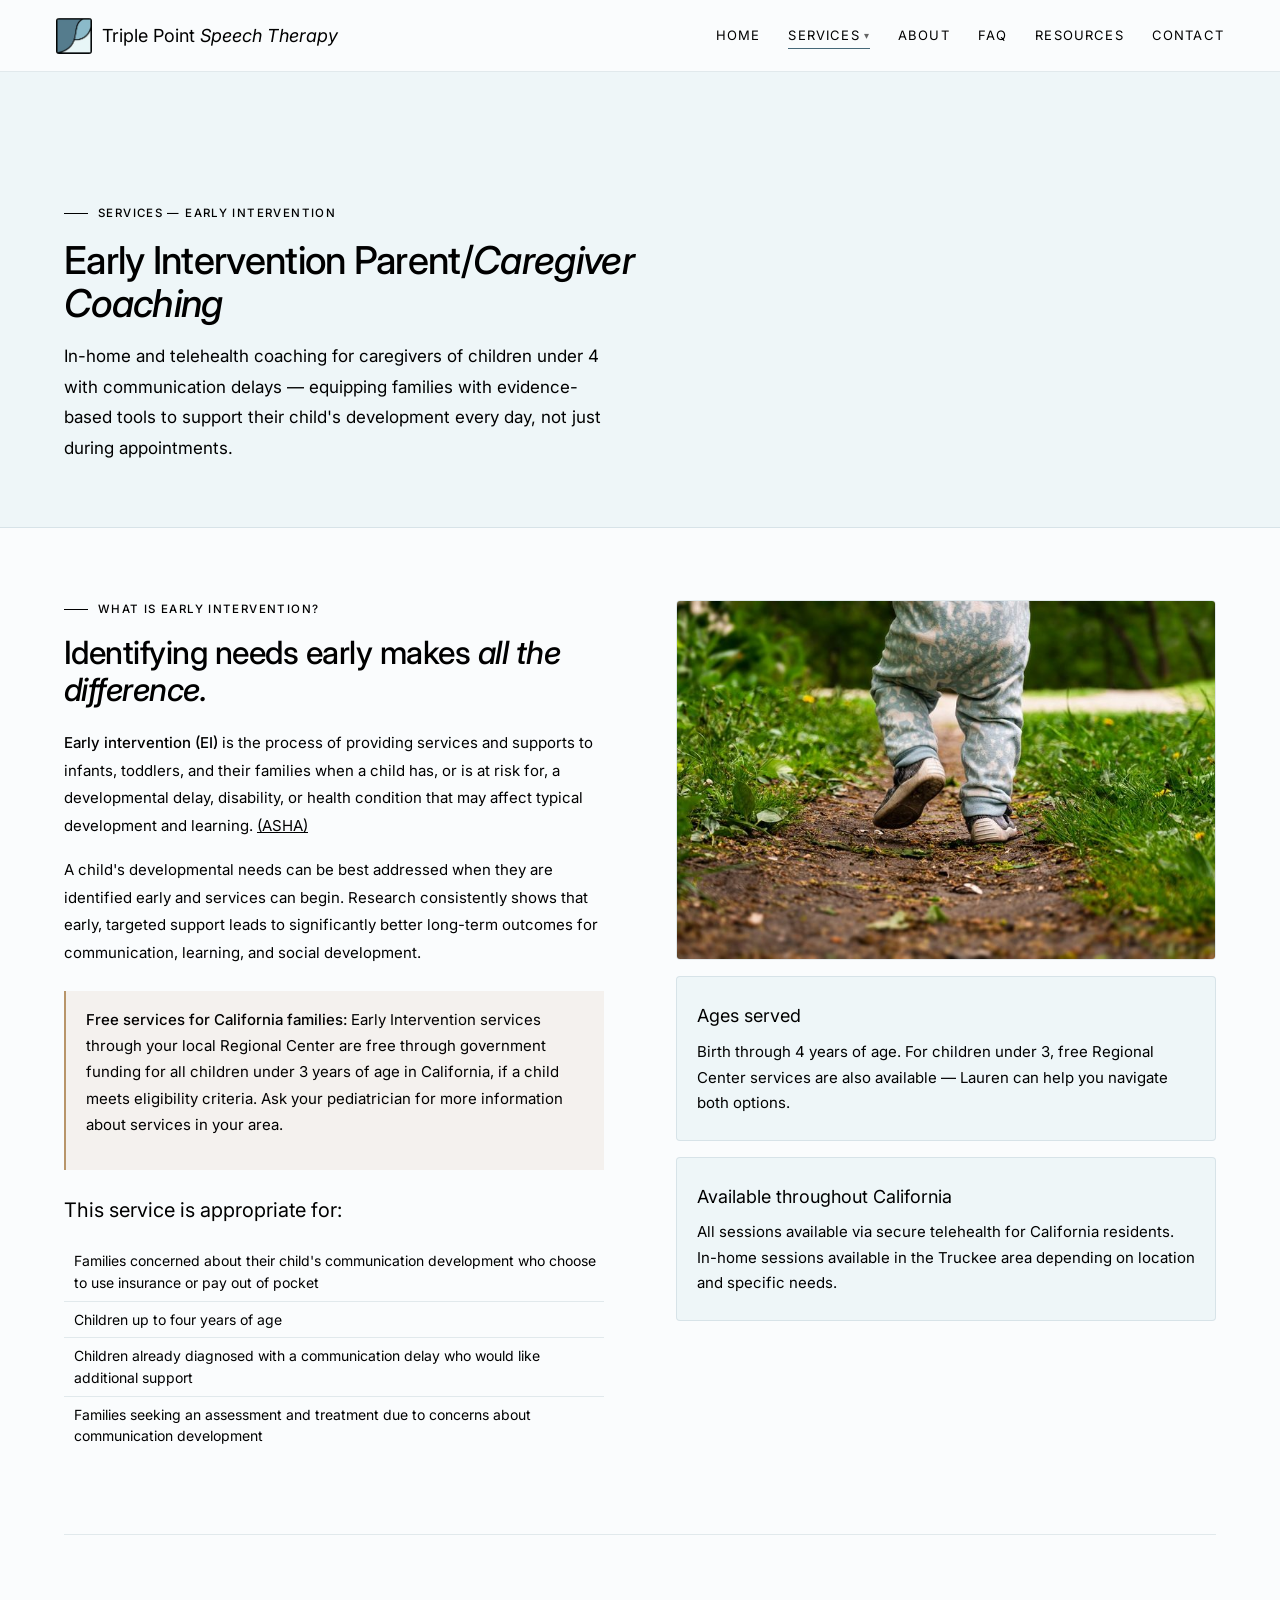
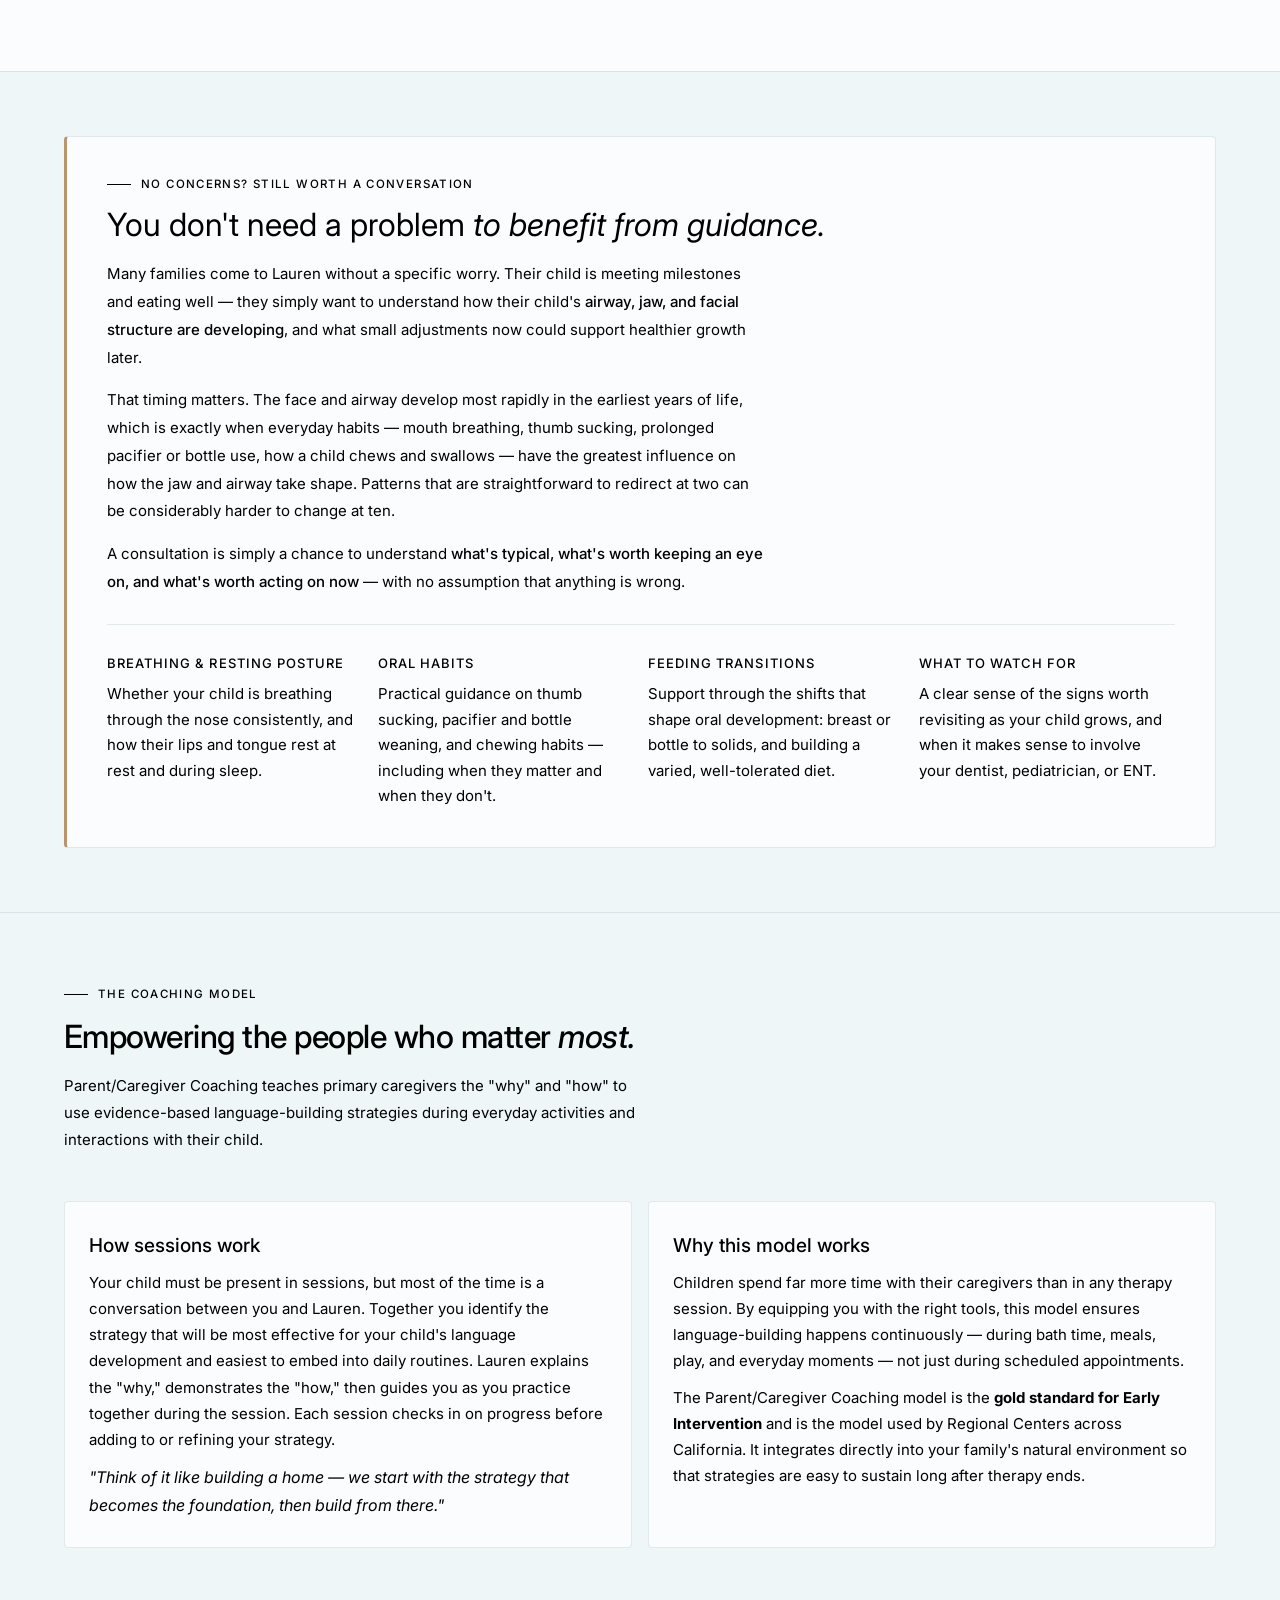
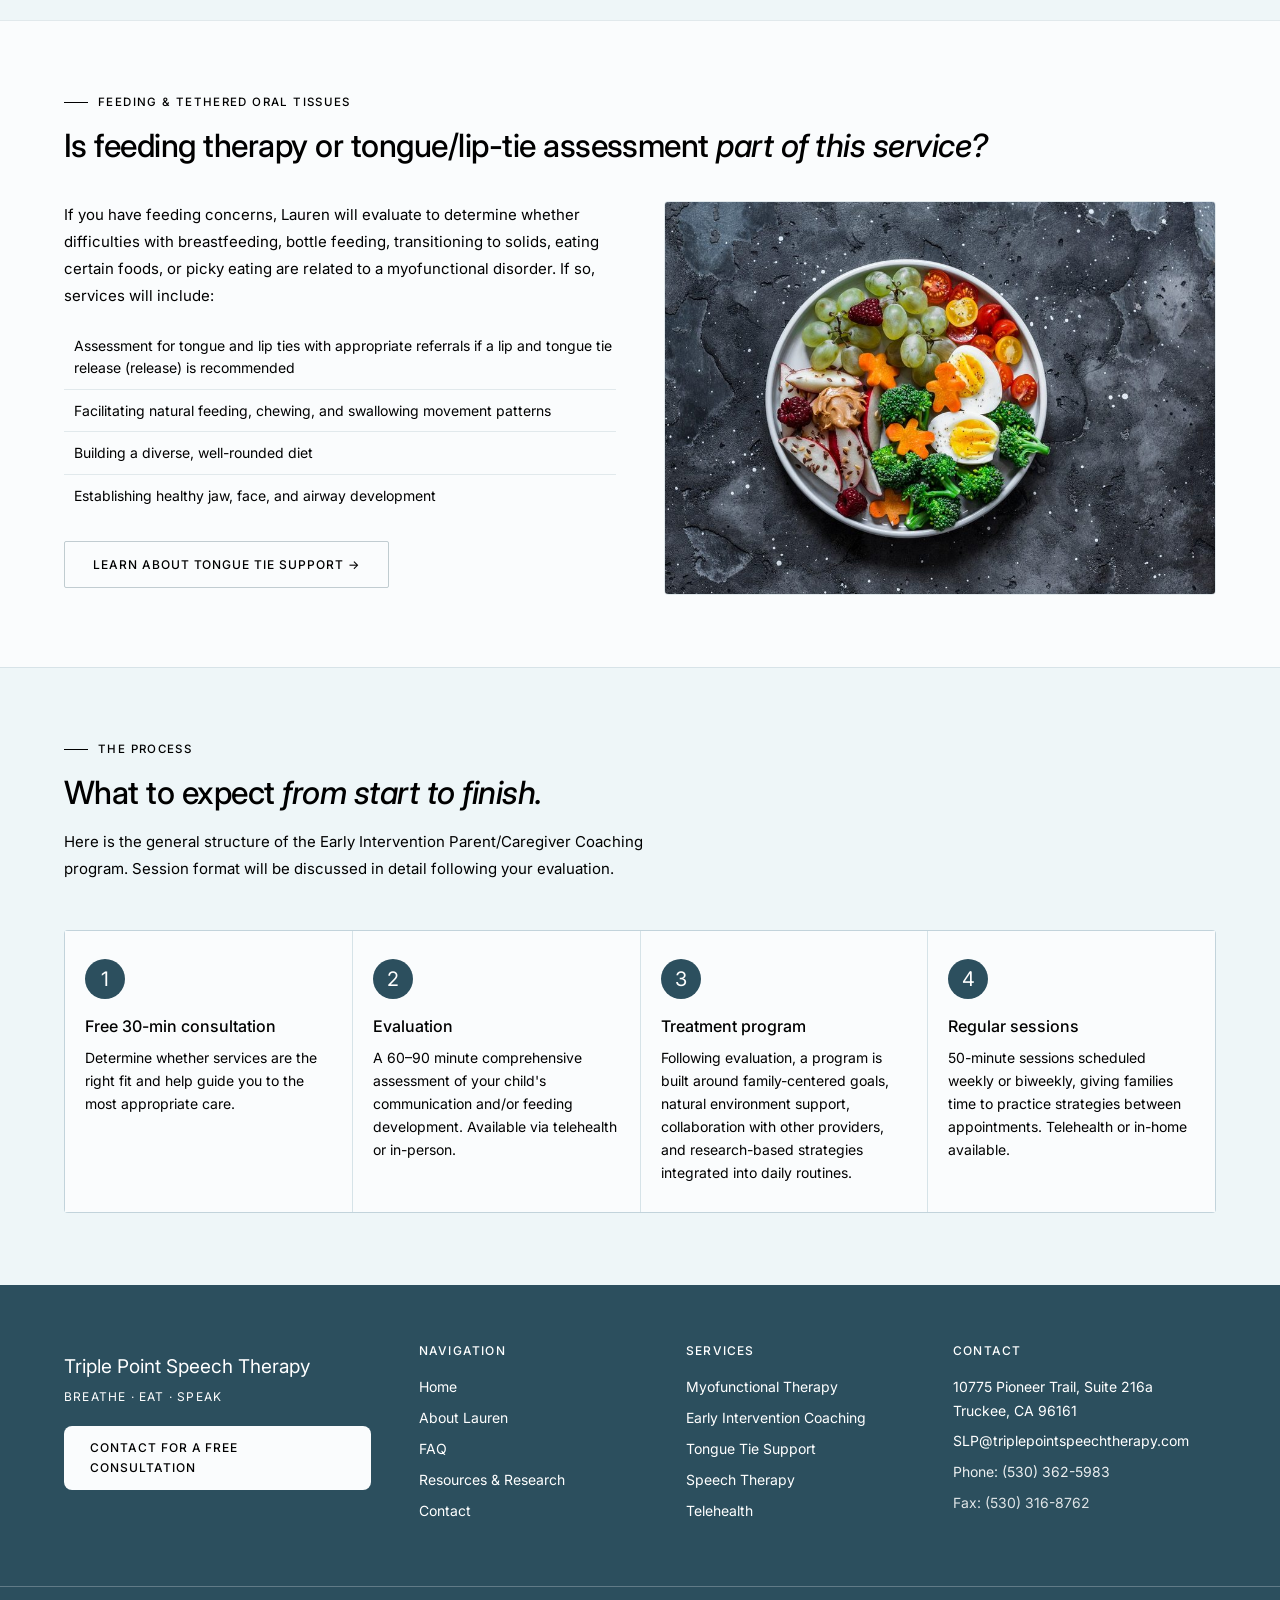
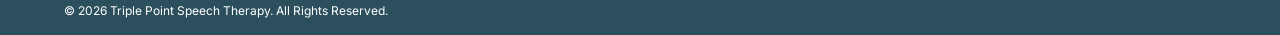
<file: early-intervention.html>
<!DOCTYPE html>
<html lang="en">
<head>
<meta charset="UTF-8">
<meta name="viewport" content="width=device-width,initial-scale=1">
<title>Early Intervention Speech Therapy | Truckee &amp; Tahoe, CA</title>
  <link rel="canonical" href="https://triplepointspeechtherapy.com/early-intervention.html">
<meta name="description" content="In-home and telehealth parent coaching for infants and toddlers under 4 with communication delays. Serving Truckee, Lake Tahoe, and all of California.">
<link rel="icon" type="image/png" href="favicon.png">
<link rel="preconnect" href="https://fonts.googleapis.com">
<link rel="preconnect" href="https://fonts.gstatic.com" crossorigin>
<link rel="stylesheet" href="https://fonts.googleapis.com/css2?family=Inter:ital,opsz,wght@0,14..32,400;0,14..32,500;0,14..32,600;0,14..32,700;1,14..32,400;1,14..32,500&amp;display=swap">
<link rel="stylesheet" href="css/style.css">
<style>
.ei-main{padding:72px 64px;background:var(--white)}
.ei-intro{display:grid;grid-template-columns:1fr 1fr;gap:72px;align-items:start;margin-bottom:64px;padding-bottom:64px;border-bottom:1px solid var(--border)}
.ei-intro-body p{font-size:15px;color:var(--muted);line-height:1.85;margin-bottom:16px}
.ei-intro-body strong{color:var(--ink);font-weight:500}
.ei-intro-body a{color:var(--slate);text-decoration:underline}
.ei-aside{display:flex;flex-direction:column;gap:16px}
.ei-aside-photo{width:100%;aspect-ratio:3/2;border-radius:4px;overflow:hidden;border:1px solid var(--border)}
.ei-aside-photo img{width:100%;height:100%;object-fit:cover;object-position:center 30%}
.ei-aside-card{background:var(--mist);border:1px solid var(--border);border-radius:4px;padding:24px 20px}
.ei-aside-card h4{font-family:'Inter',-apple-system,'Segoe UI',Helvetica,Arial,sans-serif;font-size:18px;font-weight:400;color:var(--deep);margin-bottom:8px}
.ei-aside-card p{font-size:15px;color:var(--muted);line-height:1.7}
.ei-note{background:rgba(184,149,106,.1);border-left:2px solid var(--gold);padding:16px 20px;border-radius:0;margin:24px 0}
.ei-note p{font-size:15px;color:var(--muted);line-height:1.75}
.ei-note strong{color:var(--ink);font-weight:500}
.ei-list{list-style:none;margin:16px 0}
.ei-list li{font-size:14px;color:var(--muted);padding:7px 0;border-bottom:1px solid var(--border);display:flex;gap:10px;align-items:baseline;line-height:1.55}
.ei-list li:last-child{border-bottom:none}
.ei-list li::before{content:'';color:var(--steel);font-size:7px;flex-shrink:0;margin-top:3px}
/* PROACTIVE / NO CONCERNS */
.pro-section{padding:64px;background:var(--mist);border-top:1px solid var(--border)}
.pro-card{background:var(--white);border:1px solid var(--border);border-left:3px solid var(--gold);border-radius:4px;padding:38px 40px}
.pro-card .eyebrow{margin-bottom:12px}
.pro-card h2{font-family:'Inter',-apple-system,'Segoe UI',Helvetica,Arial,sans-serif;font-size:clamp(24px,2.6vw,32px);font-weight:400;color:var(--deep);line-height:1.2;margin-bottom:16px}
.pro-card h2 em{font-style:italic;color:var(--slate)}
.pro-body{max-width:min(660px,100%)}
.pro-body p{font-size:15px;color:var(--muted);line-height:1.85;margin-bottom:15px}
.pro-body strong{color:var(--ink);font-weight:500}
.pro-covers{display:grid;grid-template-columns:repeat(auto-fit,minmax(210px,1fr));gap:14px;margin-top:28px;padding-top:28px;border-top:1px solid var(--border)}
.pro-cov h4{font-size:13px;font-weight:500;letter-spacing:.08em;text-transform:uppercase;color:var(--slate);margin-bottom:7px}
.pro-cov p{font-size:15px;color:var(--muted);line-height:1.7}
@media(max-width:900px){
  .pro-section{padding:48px 24px}
  .pro-card{padding:28px 24px}
}
@media(max-width:768px){
  .pro-section{padding:28px 20px}
  .pro-card{padding:24px 20px}
  .pro-covers{grid-template-columns:1fr;gap:18px}
}
/* COACHING MODEL */
.coaching-section{padding:72px 64px;background:var(--mist);border-top:1px solid var(--border)}
.coaching-grid{display:grid;grid-template-columns:1fr 1fr;gap:16px;margin-top:36px}
.coaching-card{background:var(--white);border:1px solid var(--border);border-radius:4px;padding:28px 24px}
.coaching-card .cc-icon{width:36px;height:36px;background:var(--deep);border-radius:2px;display:flex;align-items:center;justify-content:center;font-size:17px;margin-bottom:14px}
.coaching-card h3{font-family:'Inter',-apple-system,'Segoe UI',Helvetica,Arial,sans-serif;font-size:19px;font-weight:500;color:var(--deep);margin-bottom:8px}
.coaching-card p{font-size:15px;color:var(--muted);line-height:1.75}
/* FEEDING */
.feeding-section{padding:72px 64px;background:var(--white);border-top:1px solid var(--border)}
.feeding-grid{display:grid;grid-template-columns:1fr 1fr;gap:48px;align-items:start;margin-top:36px}
.feeding-list{list-style:none}
.feeding-list li{font-size:14px;color:var(--muted);padding:10px 0;border-bottom:1px solid var(--border);display:flex;gap:10px;align-items:flex-start;line-height:1.55}
.feeding-list li:last-child{border-bottom:none}
.feeding-list li::before{content:'';color:var(--steel);font-size:7px;flex-shrink:0;margin-top:5px}
.feeding-visual{border-radius:4px;overflow:hidden;min-height:220px;border:1px solid var(--border)}
.feeding-visual img{width:100%;height:100%;object-fit:cover;display:block}
/* PROCESS */
.process-section{padding:72px 64px;background:var(--mist);border-top:1px solid var(--border)}
.process-steps{display:grid;grid-template-columns:repeat(4,1fr);gap:1px;background:var(--border);border:1px solid var(--border);border-radius:4px;margin-top:40px}
.process-step{background:var(--white);padding:28px 20px}
.step-num{width:40px;height:40px;border-radius:50%;background:var(--deep);color:var(--mist);font-family:'Inter',-apple-system,'Segoe UI',Helvetica,Arial,sans-serif;font-size:20px;display:flex;align-items:center;justify-content:center;margin-bottom:14px}
.process-step h4{font-family:'Inter',-apple-system,'Segoe UI',Helvetica,Arial,sans-serif;font-size:16px;font-weight:500;color:var(--deep);margin-bottom:6px}
.process-step p{font-size:14px;color:var(--muted);line-height:1.65}
@media(max-width:900px){
  .ei-main,.coaching-section,.feeding-section,.process-section{padding:48px 24px}
  .ei-intro,.coaching-grid,.feeding-grid{grid-template-columns:1fr;gap:32px}
  .process-steps{grid-template-columns:1fr 1fr}
}

@media(max-width:768px){
  .page-hero{padding:28px 20px 20px}
  .page-hero h1{font-size:24px;line-height:1.2}
  .intro-grid,.about-grid,.about-layout,.ei-intro,.feeding-grid,.airway-grid,.contact-grid{grid-template-columns:1fr;gap:24px}
  .service-block,.service-block.reverse{grid-template-columns:1fr;gap:20px}
  .service-block.reverse .service-visual{order:0}
  .service-block.reverse .service-content{order:1}
  .collab-grid,.cred-badges-grid,.res-grid,.books-grid,.treat-grid,.psteps,.coaching-grid{grid-template-columns:1fr}
  .psteps{gap:1px}
  .about-main,.services-main,.faq-main,.contact-main,.intro,.treat,.process,.team,.collab,.cred-section,.resources,.research,.coaching,.feeding,.ei-main{padding:24px 20px}
  .faq-layout{grid-template-columns:1fr}
  .faq-nav{display:none}
  .contact-grid{grid-template-columns:1fr}
  .map-section{padding:0 20px 28px}
  .cta-primary-block{padding:28px 20px}
  .cta-primary-block h2{font-size:20px}
  .email-block{padding:24px 20px}
  .contact-details-row{grid-template-columns:1fr 1fr}
  .cred-grid{grid-template-columns:repeat(2,1fr)}
  .tel{flex-direction:column;padding:20px;gap:14px}
  .tel .btn-l{width:100%;text-align:center}
  .section-h2{font-size:20px}
  .sh2{font-size:18px}
  .eyebrow{font-size:10.5px}
}

</style>
  <meta property="og:title" content="Early Intervention Speech Therapy | Truckee &amp; Tahoe, CA">
  <meta property="og:description" content="In-home and telehealth parent coaching for infants and toddlers under 4 with communication delays. Serving Truckee, Lake Tahoe, and all of California.">
  <meta property="og:type" content="website">
  <meta property="og:url" content="https://triplepointspeechtherapy.com/early-intervention.html">
  <meta property="og:image" content="https://triplepointspeechtherapy.com/about_photo.jpg">
  <script type="application/ld+json">
  {
    "@context": "https://schema.org",
    "@type": "MedicalBusiness",
    "@id": "https://triplepointspeechtherapy.com/#business",
    "name": "Triple Point Speech Therapy",
    "description": "Orofacial myofunctional therapy, early intervention coaching, speech therapy, and tongue tie/lip tie support for infants, children, and adults, based in Truckee, CA, with telehealth available throughout California.",
    "url": "https://triplepointspeechtherapy.com/",
    "image": "https://triplepointspeechtherapy.com/about_photo.jpg",
    "email": "SLP@triplepointspeechtherapy.com",
    "telephone": "+1-530-362-5983",
    "faxNumber": "+1-530-316-8762",
    "address": {
      "@type": "PostalAddress",
      "streetAddress": "10775 Pioneer Trail, Suite 216a",
      "addressLocality": "Truckee",
      "addressRegion": "CA",
      "postalCode": "96161",
      "addressCountry": "US"
    },
    "geo": { "@type": "GeoCoordinates", "latitude": 39.3280, "longitude": -120.1658 },
    "hasMap": "https://www.google.com/maps?cid=14306297196954875383",
    "areaServed": [
      { "@type": "Place", "name": "Truckee, CA" },
      { "@type": "Place", "name": "Lake Tahoe, CA" },
      { "@type": "Place", "name": "Mammoth Lakes, CA" },
      { "@type": "Place", "name": "Bishop, CA" },
      { "@type": "Place", "name": "San Francisco, CA" },
      { "@type": "Place", "name": "Oakland, CA" },
      { "@type": "Place", "name": "San Jose, CA" },
      { "@type": "Place", "name": "Berkeley, CA" },
      { "@type": "Place", "name": "San Francisco Bay Area, CA" },
      { "@type": "State", "name": "California" }
    ],
    "founder": { "@type": "Person", "name": "Lauren O'Connor" },
    "knowsAbout": ["Orofacial myofunctional therapy", "Speech-language pathology", "Early intervention", "Tongue tie and lip tie", "Sleep-disordered breathing", "TMJ dysfunction"],
    "openingHoursSpecification": [{
      "@type": "OpeningHoursSpecification",
      "dayOfWeek": ["Monday", "Tuesday", "Wednesday", "Thursday", "Friday"],
      "opens": "09:00",
      "closes": "18:00"
    }],
    "sameAs": [
      "https://g.page/r/Cfd1qauALYrGEBM",
      "https://www.google.com/maps?cid=14306297196954875383"
    ],
    "priceRange": "$$"
  }
  </script>
</head>
<body>
<!-- nav:start -->
<nav id="main-nav">
  <a href="index.html" class="nav-logo">
    <img src="logo.png" alt="Triple Point Speech Therapy logo" width="36" height="36" style="height:36px;width:36px;object-fit:contain;border-radius:3px">
    <span>Triple Point <em>Speech Therapy</em></span>
  </a>
  <div class="nav-links">
    <a href="index.html">Home</a><div style="position:relative;display:inline-flex;align-items:center" class="nav-dropdown"><a href="myofunctional-therapy.html" class="active" style="display:flex;align-items:center;gap:4px">Services <span style="font-size:10px;opacity:.6">&#9662;</span></a><div class="nav-dropdown-menu" style="display:none;position:absolute;top:100%;left:0;padding-top:8px;background:transparent;z-index:300"><div style="background:var(--white);border:1px solid var(--border);border-radius:4px;min-width:240px;box-shadow:0 8px 24px rgba(44,79,94,.1);overflow:hidden"><a href="myofunctional-therapy.html" style="display:block;padding:10px 16px;font-size:14px;color:var(--muted);border-bottom:1px solid var(--border);text-decoration:none;transition:background .15s" onmouseover="this.style.background='var(--mist)';this.style.color='var(--deep)'" onmouseout="this.style.background='';this.style.color='var(--muted)'">Myofunctional Therapy</a><a href="early-intervention.html" style="display:block;padding:10px 16px;font-size:14px;color:var(--muted);border-bottom:1px solid var(--border);text-decoration:none;transition:background .15s" onmouseover="this.style.background='var(--mist)';this.style.color='var(--deep)'" onmouseout="this.style.background='';this.style.color='var(--muted)'">Early Intervention Coaching</a><a href="tongue-tie-support.html" style="display:block;padding:10px 16px;font-size:14px;color:var(--muted);border-bottom:1px solid var(--border);text-decoration:none;transition:background .15s" onmouseover="this.style.background='var(--mist)';this.style.color='var(--deep)'" onmouseout="this.style.background='';this.style.color='var(--muted)'">Tongue Tie Support</a><a href="speech-therapy.html" style="display:block;padding:10px 16px;font-size:14px;color:var(--muted);border-bottom:1px solid var(--border);text-decoration:none;transition:background .15s" onmouseover="this.style.background='var(--mist)';this.style.color='var(--deep)'" onmouseout="this.style.background='';this.style.color='var(--muted)'">Speech Therapy</a><a href="telehealth-bay-area.html" style="display:block;padding:10px 16px;font-size:14px;color:var(--muted);border-bottom:1px solid var(--border);text-decoration:none;transition:background .15s" onmouseover="this.style.background='var(--mist)';this.style.color='var(--deep)'" onmouseout="this.style.background='';this.style.color='var(--muted)'">Telehealth</a></div></div></div><a href="about.html">About</a><a href="faq.html">FAQ</a><a href="resources.html">Resources</a><a href="contact.html">Contact</a>
  </div>
  <button class="nav-hamburger" onclick="toggleMenu()" aria-label="Toggle menu">&#9776;</button>
</nav>
<div class="nav-mobile" id="nav-mobile">
  <a href="index.html">Home</a><div style="position:relative;display:inline-flex;align-items:center" class="nav-dropdown"><a href="myofunctional-therapy.html" class="active" style="display:flex;align-items:center;gap:4px">Services <span style="font-size:10px;opacity:.6">&#9662;</span></a><div class="nav-dropdown-menu" style="display:none;position:absolute;top:100%;left:0;padding-top:8px;background:transparent;z-index:300"><div style="background:var(--white);border:1px solid var(--border);border-radius:4px;min-width:240px;box-shadow:0 8px 24px rgba(44,79,94,.1);overflow:hidden"><a href="myofunctional-therapy.html" style="display:block;padding:10px 16px;font-size:14px;color:var(--muted);border-bottom:1px solid var(--border);text-decoration:none;transition:background .15s" onmouseover="this.style.background='var(--mist)';this.style.color='var(--deep)'" onmouseout="this.style.background='';this.style.color='var(--muted)'">Myofunctional Therapy</a><a href="early-intervention.html" style="display:block;padding:10px 16px;font-size:14px;color:var(--muted);border-bottom:1px solid var(--border);text-decoration:none;transition:background .15s" onmouseover="this.style.background='var(--mist)';this.style.color='var(--deep)'" onmouseout="this.style.background='';this.style.color='var(--muted)'">Early Intervention Coaching</a><a href="tongue-tie-support.html" style="display:block;padding:10px 16px;font-size:14px;color:var(--muted);border-bottom:1px solid var(--border);text-decoration:none;transition:background .15s" onmouseover="this.style.background='var(--mist)';this.style.color='var(--deep)'" onmouseout="this.style.background='';this.style.color='var(--muted)'">Tongue Tie Support</a><a href="speech-therapy.html" style="display:block;padding:10px 16px;font-size:14px;color:var(--muted);border-bottom:1px solid var(--border);text-decoration:none;transition:background .15s" onmouseover="this.style.background='var(--mist)';this.style.color='var(--deep)'" onmouseout="this.style.background='';this.style.color='var(--muted)'">Speech Therapy</a><a href="telehealth-bay-area.html" style="display:block;padding:10px 16px;font-size:14px;color:var(--muted);border-bottom:1px solid var(--border);text-decoration:none;transition:background .15s" onmouseover="this.style.background='var(--mist)';this.style.color='var(--deep)'" onmouseout="this.style.background='';this.style.color='var(--muted)'">Telehealth</a></div></div></div><a href="about.html">About</a><a href="faq.html">FAQ</a><a href="resources.html">Resources</a><a href="contact.html">Contact</a>
</div>
<!-- nav:end -->

<div class="page-hero">
  <div class="eyebrow">Services — Early Intervention</div>
  <h1>Early Intervention Parent/<em>Caregiver Coaching</em></h1>
  <p>In-home and telehealth coaching for caregivers of children under 4 with communication delays — equipping families with evidence-based tools to support their child's development every day, not just during appointments.</p>
</div>

<!-- INTRO -->
<section class="ei-main">
  <div class="ei-intro">
    <div class="ei-intro-body">
      <div class="eyebrow">What is early intervention?</div>
      <h2 class="section-h2" style="margin-bottom:20px">Identifying needs early makes <em>all the difference.</em></h2>
      <p><strong>Early intervention (EI)</strong> is the process of providing services and supports to infants, toddlers, and their families when a child has, or is at risk for, a developmental delay, disability, or health condition that may affect typical development and learning. <a href="https://www.asha.org/practice-portal/professional-issues/early-intervention/" target="_blank" rel="noopener">(ASHA)</a></p>
      <p>A child's developmental needs can be best addressed when they are identified early and services can begin. Research consistently shows that early, targeted support leads to significantly better long-term outcomes for communication, learning, and social development.</p>
      <div class="ei-note">
        <p><strong>Free services for California families:</strong> Early Intervention services through your local Regional Center are free through government funding for all children under 3 years of age in California, if a child meets eligibility criteria. Ask your pediatrician for more information about services in your area.</p>
      </div>
      <h3 style="font-family:'Inter',-apple-system,'Segoe UI',Helvetica,Arial,sans-serif;font-size:20px;font-weight:400;color:var(--deep);margin:24px 0 12px">This service is appropriate for:</h3>
      <ul class="ei-list">
        <li>Families concerned about their child's communication development who choose to use insurance or pay out of pocket</li>
        <li>Children up to four years of age</li>
        <li>Children already diagnosed with a communication delay who would like additional support</li>
        <li>Families seeking an assessment and treatment due to concerns about communication development</li>
      </ul>
    </div>
    <div class="ei-aside">
      <div class="ei-aside-photo">
        <img src="early-intervention-photo.jpg" alt="Toddler taking independent steps outdoors on a garden path" loading="lazy">
      </div>
      <div class="ei-aside-card">
        <h4>Ages served</h4>
        <p>Birth through 4 years of age. For children under 3, free Regional Center services are also available — Lauren can help you navigate both options.</p>
      </div>
      <div class="ei-aside-card">
        <h4>Available throughout California</h4>
        <p>All sessions available via secure telehealth for California residents. In-home sessions available in the Truckee area depending on location and specific needs.</p>
      </div>
    </div>
  </div>
</section>

<!-- PROACTIVE / NO CONCERNS -->
<section class="pro-section">
  <div class="pro-card">
    <div class="eyebrow">No concerns? Still worth a conversation</div>
    <h2>You don't need a problem <em>to benefit from guidance.</em></h2>
    <div class="pro-body">
      <p>Many families come to Lauren without a specific worry. Their child is meeting milestones and eating well — they simply want to understand how their child's <strong>airway, jaw, and facial structure are developing</strong>, and what small adjustments now could support healthier growth later.</p>
      <p>That timing matters. The face and airway develop most rapidly in the earliest years of life, which is exactly when everyday habits — mouth breathing, thumb sucking, prolonged pacifier or bottle use, how a child chews and swallows — have the greatest influence on how the jaw and airway take shape. Patterns that are straightforward to redirect at two can be considerably harder to change at ten.</p>
      <p>A consultation is simply a chance to understand <strong>what's typical, what's worth keeping an eye on, and what's worth acting on now</strong> — with no assumption that anything is wrong.</p>
    </div>
    <div class="pro-covers">
      <div class="pro-cov">
        <h4>Breathing &amp; resting posture</h4>
        <p>Whether your child is breathing through the nose consistently, and how their lips and tongue rest at rest and during sleep.</p>
      </div>
      <div class="pro-cov">
        <h4>Oral habits</h4>
        <p>Practical guidance on thumb sucking, pacifier and bottle weaning, and chewing habits — including when they matter and when they don't.</p>
      </div>
      <div class="pro-cov">
        <h4>Feeding transitions</h4>
        <p>Support through the shifts that shape oral development: breast or bottle to solids, and building a varied, well-tolerated diet.</p>
      </div>
      <div class="pro-cov">
        <h4>What to watch for</h4>
        <p>A clear sense of the signs worth revisiting as your child grows, and when it makes sense to involve your dentist, pediatrician, or ENT.</p>
      </div>
    </div>
  </div>
</section>

<!-- COACHING MODEL -->
<section class="coaching-section">
  <div class="eyebrow">The coaching model</div>
  <h2 class="section-h2">Empowering the people who matter <em>most.</em></h2>
  <p class="section-intro">Parent/Caregiver Coaching teaches primary caregivers the "why" and "how" to use evidence-based language-building strategies during everyday activities and interactions with their child.</p>
  <div class="coaching-grid">
    <div class="coaching-card">
      
      <h3>How sessions work</h3>
      <p>Your child must be present in sessions, but most of the time is a conversation between you and Lauren. Together you identify the strategy that will be most effective for your child's language development and easiest to embed into daily routines. Lauren explains the "why," demonstrates the "how," then guides you as you practice together during the session. Each session checks in on progress before adding to or refining your strategy.</p>
      <p style="margin-top:10px;font-style:italic;font-family:'Inter',-apple-system,'Segoe UI',Helvetica,Arial,sans-serif;font-size:16px;color:var(--deep)">"Think of it like building a home — we start with the strategy that becomes the foundation, then build from there."</p>
    </div>
    <div class="coaching-card">
      
      <h3>Why this model works</h3>
      <p>Children spend far more time with their caregivers than in any therapy session. By equipping you with the right tools, this model ensures language-building happens continuously — during bath time, meals, play, and everyday moments — not just during scheduled appointments.</p>
      <p style="margin-top:10px">The Parent/Caregiver Coaching model is the <strong>gold standard for Early Intervention</strong> and is the model used by Regional Centers across California. It integrates directly into your family's natural environment so that strategies are easy to sustain long after therapy ends.</p>
    </div>
  </div>
</section>

<!-- FEEDING & TONGUE TIE -->
<section class="feeding-section">
  <div class="eyebrow">Feeding &amp; tethered oral tissues</div>
  <h2 class="section-h2">Is feeding therapy or tongue/lip-tie assessment <em>part of this service?</em></h2>
  <div class="feeding-grid">
    <div>
      <p style="font-size:15px;color:var(--muted);line-height:1.8;margin-bottom:16px">If you have feeding concerns, Lauren will evaluate to determine whether difficulties with breastfeeding, bottle feeding, transitioning to solids, eating certain foods, or picky eating are related to a myofunctional disorder. If so, services will include:</p>
      <ul class="feeding-list">
        <li>Assessment for tongue and lip ties with appropriate referrals if a lip and tongue tie release (release) is recommended</li>
        <li>Facilitating natural feeding, chewing, and swallowing movement patterns</li>
        <li>Building a diverse, well-rounded diet</li>
        <li>Establishing healthy jaw, face, and airway development</li>
      </ul>
      <div style="margin-top:24px">
        <a href="tongue-tie-support.html" class="btn-secondary">Learn about tongue tie support →</a>
      </div>
    </div>
    <div class="feeding-visual">
      <img src="early-intervention-feeding-plate.jpg" alt="A balanced plate of grapes, cherry tomatoes, broccoli, hard-boiled egg, apple slices with peanut butter, and raspberries, prepared for toddler feeding therapy" loading="lazy">
    </div>
  </div>
</section>

<!-- PROCESS -->
<section class="process-section">
  <div class="eyebrow">The process</div>
  <h2 class="section-h2">What to expect <em>from start to finish.</em></h2>
  <p class="section-intro">Here is the general structure of the Early Intervention Parent/Caregiver Coaching program. Session format will be discussed in detail following your evaluation.</p>
  <div class="process-steps">
    <div class="process-step">
      <div class="step-num">1</div>
      <h4>Free 30-min consultation</h4>
      <p>Determine whether services are the right fit and help guide you to the most appropriate care.</p>
    </div>
    <div class="process-step">
      <div class="step-num">2</div>
      <h4>Evaluation</h4>
      <p>A 60–90 minute comprehensive assessment of your child's communication and/or feeding development. Available via telehealth or in-person.</p>
    </div>
    <div class="process-step">
      <div class="step-num">3</div>
      <h4>Treatment program</h4>
      <p>Following evaluation, a program is built around family-centered goals, natural environment support, collaboration with other providers, and research-based strategies integrated into daily routines.</p>
    </div>
    <div class="process-step">
      <div class="step-num">4</div>
      <h4>Regular sessions</h4>
      <p>50-minute sessions scheduled weekly or biweekly, giving families time to practice strategies between appointments. Telehealth or in-home available.</p>
    </div>
  </div>
</section>

<!-- footer:start -->
<footer>
  <div class="footer-brand">
    <div class="footer-name">Triple Point Speech Therapy</div>
    <div class="footer-tagline">Breathe &middot; Eat &middot; Speak</div>
    <a href="contact.html" class="btn-light footer-cta">Contact for a Free Consultation</a>
  </div>
  <div class="footer-col">
    <h4>Navigation</h4>
    <a href="index.html">Home</a>
    <a href="about.html">About Lauren</a>
    <a href="faq.html">FAQ</a>
    <a href="resources.html">Resources &amp; Research</a>
    <a href="contact.html">Contact</a>
  </div>
  <div class="footer-col">
    <h4>Services</h4>
    <a href="myofunctional-therapy.html">Myofunctional Therapy</a>
    <a href="early-intervention.html">Early Intervention Coaching</a>
    <a href="tongue-tie-support.html">Tongue Tie Support</a>
    <a href="speech-therapy.html">Speech Therapy</a>
    <a href="telehealth-bay-area.html">Telehealth</a>
  </div>
  <div class="footer-col">
    <h4>Contact</h4>
    <p>10775 Pioneer Trail, Suite 216a<br>Truckee, CA 96161</p>
    <a href="mailto:SLP@triplepointspeechtherapy.com">SLP@triplepointspeechtherapy.com</a>
    <p style="margin-top:6px;font-size:14px;opacity:.9"><a href="tel:+15303625983">Phone: (530) 362-5983</a></p>
    <p style="margin-top:4px;font-size:14px;opacity:.85">Fax: (530) 316-8762</p>
  </div>
</footer>
<div class="footer-bottom">
  <span>&copy; 2026 Triple Point Speech Therapy. All Rights Reserved.</span>
</div>
<!-- footer:end -->
<script src="js/shared.js"></script>

<!-- MOBILE OVERRIDE -->
<style>
@media screen and (max-width: 700px) {

  /* Global — no overflow, no fixed widths */
  * { box-sizing: border-box !important; max-width: 100% !important; }
  body { overflow-x: hidden !important; }
  img { max-width: 100% !important; height: auto !important; }

  /* Convert ALL multi-column grids to single column */
  div[class*="grid"],
  div[class*="steps"],
  div[class*="cards"],
  div[class*="layout"],
  div[class*="cols"],
  div[class*="collab"],
  div[class*="treat"],
  div[class*="process"],
  div[class*="intro"],
  div[class*="cred"],
  div[class*="res-grid"],
  div[class*="coaching"],
  div[class*="feeding"],
  div[class*="contact"],
  div[class*="faq-layout"],
  div[class*="about-layout"],
  div[class*="service-block"],
  section[class*="grid"] {
    display: flex !important;
    flex-direction: column !important;
    width: 100% !important;
    overflow: visible !important;
    gap: 12px !important;
  }

  /* Service blocks */
  div.service-block,
  div.service-block.reverse {
    display: flex !important;
    flex-direction: column !important;
    width: 100% !important;
    gap: 16px !important;
  }
  div.service-block.reverse .service-visual { order: 0 !important; }
  div.service-block.reverse .service-content { order: 1 !important; }
  div.service-visual { width: 100% !important; min-height: 80px !important; }
  div.service-content { width: 100% !important; }

  /* All grid children */
  div[class*="grid"] > *,
  div[class*="steps"] > *,
  div[class*="cards"] > *,
  div[class*="cols"] > * {
    width: 100% !important;
    min-width: 0 !important;
    flex-shrink: 0 !important;
  }

  /* Page hero */
  div.page-hero { padding: 24px 16px 20px !important; }
  div.page-hero h1 { font-size: 22px !important; line-height: 1.2 !important; }

  /* Sections */
  section, div.omt-intro, div.treat-section, div.airway-section,
  div.process-section, div.multi-section, div.ei-main,
  div.coaching-section, div.feeding-section, div.about-main,
  div.collab-section, div.cred-section, div.faq-main, div.contact-main {
    padding: 24px 16px !important;
  }

  /* FAQ */
  div.faq-layout { display: flex !important; flex-direction: column !important; }
  div.faq-nav { display: none !important; }
  div.faq-content { width: 100% !important; }

  /* Contact */
  div.cta-primary-block { padding: 24px 16px !important; }
  div.cta-primary-block h2 { font-size: 18px !important; }
  div.email-block { padding: 20px 16px !important; }

  /* Typography */
  h1 { font-size: 22px !important; }
  h2 { font-size: 19px !important; }
  h3 { font-size: 16px !important; }
  p, li { font-size: 13px !important; }
}
</style>

</body>
</html>
</file>
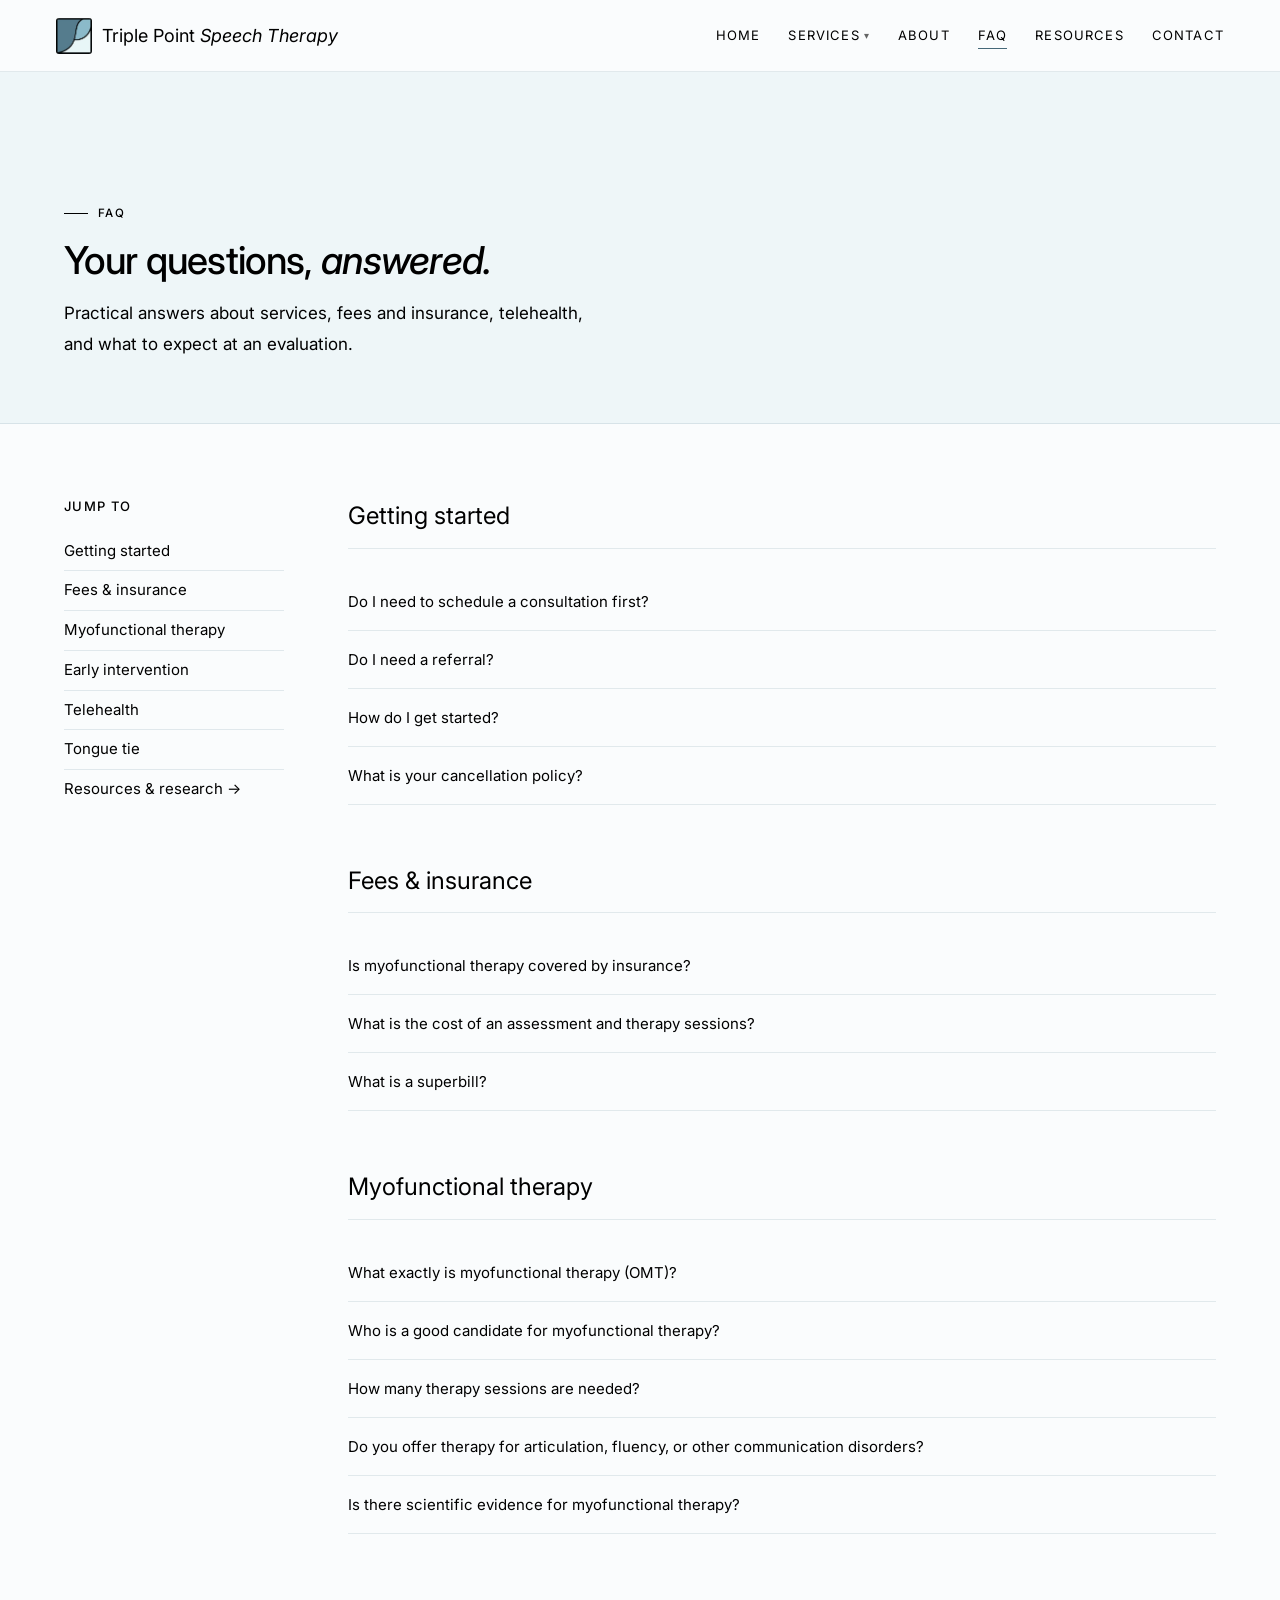
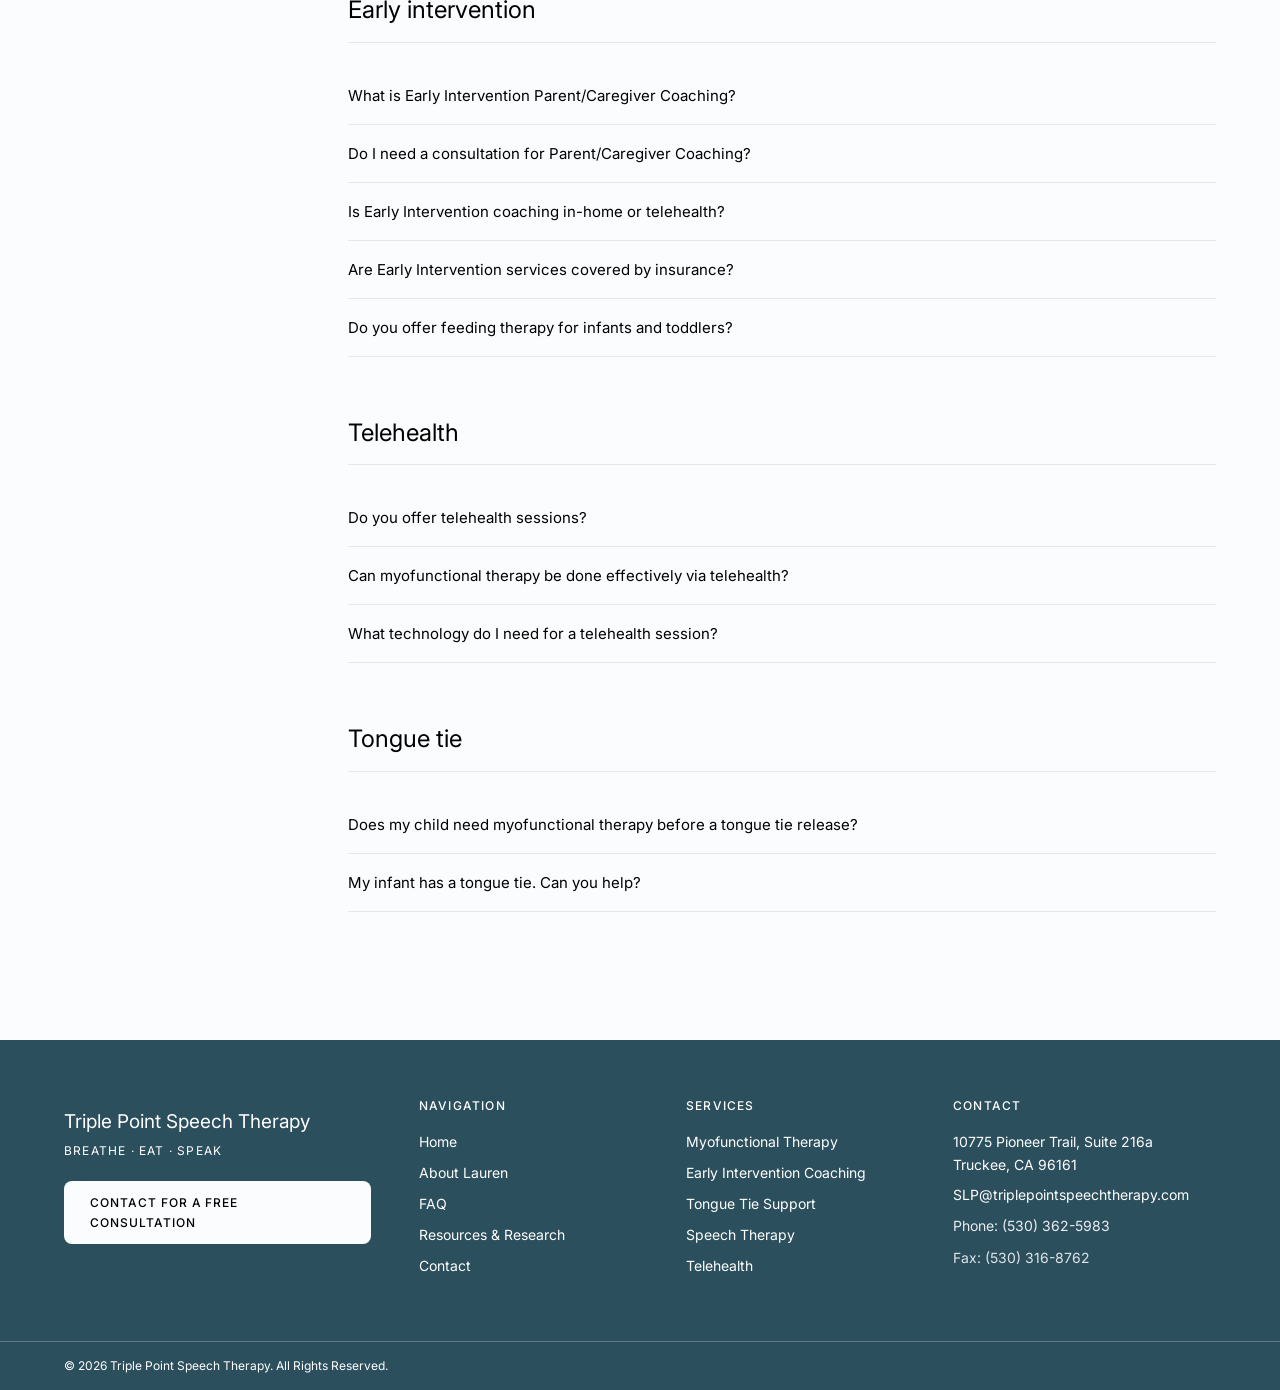
<file: faq.html>
<!DOCTYPE html>
<html lang="en">
<head>
<meta charset="UTF-8">
<meta name="viewport" content="width=device-width,initial-scale=1">
<title>Frequently Asked Questions | Triple Point Speech Therapy, Truckee CA</title>
  <link rel="canonical" href="https://triplepointspeechtherapy.com/faq.html">
<meta name="description" content="Answers on myofunctional therapy, tongue tie, insurance and CPT codes, telehealth, and early intervention from a Truckee speech-language pathologist.">
<link rel="icon" type="image/png" href="favicon.png">
<link rel="preconnect" href="https://fonts.googleapis.com">
<link rel="preconnect" href="https://fonts.gstatic.com" crossorigin>
<link rel="stylesheet" href="https://fonts.googleapis.com/css2?family=Inter:ital,opsz,wght@0,14..32,400;0,14..32,500;0,14..32,600;0,14..32,700;1,14..32,400;1,14..32,500&amp;display=swap">
<link rel="stylesheet" href="css/style.css">
<style>
.faq-main{padding:72px 64px;background:var(--white)}
.faq-layout{display:grid;grid-template-columns:220px 1fr;gap:64px;align-items:start}
.faq-nav{position:sticky;top:calc(var(--nav-h) + 24px)}
.faq-nav h4{font-size:13px;font-weight:500;letter-spacing:.1em;text-transform:uppercase;color:var(--muted);margin-bottom:14px}
.faq-nav a{display:block;font-size:15px;color:var(--muted);padding:7px 0;border-bottom:1px solid var(--border);transition:color .2s}
.faq-nav a:hover{color:var(--deep)}
.faq-nav a:last-child{border-bottom:none}
.faq-group{margin-bottom:56px;scroll-margin-top:calc(var(--nav-h) + 32px)}
.faq-group-title{font-family:'Inter',-apple-system,'Segoe UI',Helvetica,Arial,sans-serif;font-size:24px;font-weight:400;color:var(--deep);margin-bottom:24px;padding-bottom:12px;border-bottom:1px solid var(--border)}
.faq-item{border-bottom:1px solid var(--border)}
.faq-q{width:100%;background:none;border:none;text-align:left;padding:18px 0;cursor:pointer;display:flex;justify-content:space-between;align-items:center;gap:16px;font-family:'Inter',-apple-system,'Segoe UI',Helvetica,Arial,sans-serif}
.faq-q-text{font-size:15px;font-weight:400;color:var(--ink);line-height:1.4}
.faq-chevron{width:20px;height:20px;flex-shrink:0;transition:transform .3s;color:var(--slate);font-size:16px}
.faq-item.open .faq-chevron{transform:rotate(180deg)}
.faq-a{max-height:0;overflow:hidden;transition:max-height .4s ease}
.faq-item.open .faq-a{max-height:800px}
.faq-a-inner{padding:4px 0 20px;font-size:14px;color:var(--muted);line-height:1.85}
.faq-a-inner a{color:var(--slate);text-decoration:underline}
.faq-a-inner strong{color:var(--ink);font-weight:500}
/* CPT codes */
.cpt-table{width:100%;border-collapse:collapse;margin:12px 0;font-size:15px}
.cpt-table td{padding:7px 10px;border:1px solid var(--border);vertical-align:top}
.cpt-table td:first-child{font-weight:500;color:var(--deep);white-space:nowrap;background:var(--mist);width:min(130px,100%)}
/* Resources */
/* Research */
/* Books */
/* CTA */
@media(max-width:900px){
  .faq-main{padding:48px 24px}
  .faq-layout{grid-template-columns:1fr}
  .faq-nav{display:none}
}

@media(max-width:768px){
  .page-hero{padding:28px 20px 20px}
  .page-hero h1{font-size:24px;line-height:1.2}
  .intro-grid,.about-grid,.about-layout,.ei-intro,.feeding-grid,.airway-grid,.contact-grid{grid-template-columns:1fr;gap:24px}
  .service-block,.service-block.reverse{grid-template-columns:1fr;gap:20px}
  .service-block.reverse .service-visual{order:0}
  .service-block.reverse .service-content{order:1}
  .collab-grid,.cred-badges-grid,.res-grid,.treat-grid,.psteps,.coaching-grid{grid-template-columns:1fr}
  .psteps{gap:1px}
  .about-main,.services-main,.faq-main,.contact-main,.intro,.treat,.process,.team,.collab,.cred-section,.resources,.research,.coaching,.feeding,.ei-main{padding:24px 20px}
  .faq-layout{grid-template-columns:1fr}
  .faq-nav{display:none}
  .contact-grid{grid-template-columns:1fr}
  .map-section{padding:0 20px 28px}
  .cta-primary-block{padding:28px 20px}
  .cta-primary-block h2{font-size:20px}
  .email-block{padding:24px 20px}
  .contact-details-row{grid-template-columns:1fr 1fr}
  .cred-grid{grid-template-columns:repeat(2,1fr)}
  .tel{flex-direction:column;padding:20px;gap:14px}
  .tel .btn-l{width:100%;text-align:center}
  .section-h2{font-size:20px}
  .sh2{font-size:18px}
  .eyebrow{font-size:10.5px}
}

</style>
  <meta property="og:title" content="Frequently Asked Questions | Triple Point Speech Therapy, Truckee CA">
  <meta property="og:description" content="Answers on myofunctional therapy, tongue tie, insurance and CPT codes, telehealth, and early intervention from a Truckee speech-language pathologist.">
  <meta property="og:type" content="website">
  <meta property="og:url" content="https://triplepointspeechtherapy.com/faq.html">
  <meta property="og:image" content="https://triplepointspeechtherapy.com/about_photo.jpg">
  <script type="application/ld+json">
  {
    "@context": "https://schema.org",
    "@type": "MedicalBusiness",
    "@id": "https://triplepointspeechtherapy.com/#business",
    "name": "Triple Point Speech Therapy",
    "description": "Orofacial myofunctional therapy, early intervention coaching, speech therapy, and tongue tie/lip tie support for infants, children, and adults, based in Truckee, CA, with telehealth available throughout California.",
    "url": "https://triplepointspeechtherapy.com/",
    "image": "https://triplepointspeechtherapy.com/about_photo.jpg",
    "email": "SLP@triplepointspeechtherapy.com",
    "telephone": "+1-530-362-5983",
    "faxNumber": "+1-530-316-8762",
    "address": {
      "@type": "PostalAddress",
      "streetAddress": "10775 Pioneer Trail, Suite 216a",
      "addressLocality": "Truckee",
      "addressRegion": "CA",
      "postalCode": "96161",
      "addressCountry": "US"
    },
    "geo": { "@type": "GeoCoordinates", "latitude": 39.3280, "longitude": -120.1658 },
    "hasMap": "https://www.google.com/maps?cid=14306297196954875383",
    "areaServed": [
      { "@type": "Place", "name": "Truckee, CA" },
      { "@type": "Place", "name": "Lake Tahoe, CA" },
      { "@type": "Place", "name": "Mammoth Lakes, CA" },
      { "@type": "Place", "name": "Bishop, CA" },
      { "@type": "Place", "name": "San Francisco, CA" },
      { "@type": "Place", "name": "Oakland, CA" },
      { "@type": "Place", "name": "San Jose, CA" },
      { "@type": "Place", "name": "Berkeley, CA" },
      { "@type": "Place", "name": "San Francisco Bay Area, CA" },
      { "@type": "State", "name": "California" }
    ],
    "founder": { "@type": "Person", "name": "Lauren O'Connor" },
    "knowsAbout": ["Orofacial myofunctional therapy", "Speech-language pathology", "Early intervention", "Tongue tie and lip tie", "Sleep-disordered breathing", "TMJ dysfunction"],
    "openingHoursSpecification": [{
      "@type": "OpeningHoursSpecification",
      "dayOfWeek": ["Monday", "Tuesday", "Wednesday", "Thursday", "Friday"],
      "opens": "09:00",
      "closes": "18:00"
    }],
    "sameAs": [
      "https://g.page/r/Cfd1qauALYrGEBM",
      "https://www.google.com/maps?cid=14306297196954875383"
    ],
    "priceRange": "$$"
  }
  </script>
  <script type="application/ld+json">
{
  "@context": "https://schema.org",
  "@type": "FAQPage",
  "mainEntity": [
    {
      "@type": "Question",
      "name": "Do I need to schedule a consultation first?",
      "acceptedAnswer": {
        "@type": "Answer",
        "text": "For Myofunctional Therapy, you do not need to schedule a consultation first. However, a consultation prior to booking an assessment can help determine if myofunctional therapy is the best course of treatment. For Early Intervention Parent/Caregiver Coaching, a consultation is required prior to booking an assessment."
      }
    },
    {
      "@type": "Question",
      "name": "Do I need a referral?",
      "acceptedAnswer": {
        "@type": "Answer",
        "text": "You do not need a referral to book an appointment. However, if you have been referred by a dentist, orthodontist, ENT, or other provider, Lauren is happy to coordinate directly with your care team. Bringing any relevant records or notes to your evaluation is helpful but not required."
      }
    },
    {
      "@type": "Question",
      "name": "How do I get started?",
      "acceptedAnswer": {
        "@type": "Answer",
        "text": "Head to our contact page and send a message, or call the office — Lauren will be in touch to arrange a free consultation or assessment and to get your intake forms to you."
      }
    },
    {
      "@type": "Question",
      "name": "What is your cancellation policy?",
      "acceptedAnswer": {
        "@type": "Answer",
        "text": "We have a 24-hour cancellation policy. Cancellations must be made at least 24 hours in advance, or they will be billed according to our payment policy, which is found in the intake forms through online booking."
      }
    },
    {
      "@type": "Question",
      "name": "Is myofunctional therapy covered by insurance?",
      "acceptedAnswer": {
        "@type": "Answer",
        "text": "Triple Point Speech Therapy is an out-of-network provider. We do not bill insurance directly. However, a superbill will be provided at the time of service, which you can submit to your insurer for possible reimbursement. We encourage you to check with your insurance company prior to booking to determine your out-of-network costs. Common CPT codes for myofunctional therapy include 92610 (evaluation of oral swallowing function), 92526 (treatment of swallowing dysfunction and/or oral function for feeding), and 92507 (treatment of speech, language, voice, communication, and/or hearing processing disorder). It is common for insurance companies to require modifiers, most commonly modifier 95 for telehealth sessions; some providers require specific codes such as GN."
      }
    },
    {
      "@type": "Question",
      "name": "What is the cost of an assessment and therapy sessions?",
      "acceptedAnswer": {
        "@type": "Answer",
        "text": "Please contact us for information about treatment costs. Payment is due at the time of service. If you are not able to cover the costs of services, please let us know and we will work with you on a solution."
      }
    },
    {
      "@type": "Question",
      "name": "What is a superbill?",
      "acceptedAnswer": {
        "@type": "Answer",
        "text": "A superbill is an itemized receipt that includes the diagnostic and procedure codes your insurance company needs to process an out-of-network claim. Lauren provides one after every session. You submit it directly to your insurer, who then reimburses you according to your out-of-network benefit level."
      }
    },
    {
      "@type": "Question",
      "name": "What exactly is myofunctional therapy (OMT)?",
      "acceptedAnswer": {
        "@type": "Answer",
        "text": "Myofunctional therapy is a structured, exercise-based program that retrains the muscles of the face and mouth. It addresses dysfunction in how we breathe, swallow, and position our tongue and lips at rest — patterns that, when incorrect, can drive a wide range of symptoms including mouth breathing, sleep-disordered breathing, sleep apnea, orthodontic relapse, and speech errors."
      }
    },
    {
      "@type": "Question",
      "name": "Who is a good candidate for myofunctional therapy?",
      "acceptedAnswer": {
        "@type": "Answer",
        "text": "OMT is appropriate for children and adults of all ages presenting with mouth breathing, dysfunctional swallow patterns, tongue or lip tie, sleep-disordered breathing, TMJ issues, orthodontic relapse, or oral habits such as thumb sucking. A consultation is the quickest way to find out whether it fits your situation."
      }
    },
    {
      "@type": "Question",
      "name": "How many therapy sessions are needed?",
      "acceptedAnswer": {
        "@type": "Answer",
        "text": "The number of sessions varies greatly depending on the nature and severity of the disorder, the patient's age, and consistency with home exercises. We understand the time and cost involved in treatment — our goal is to be effective and efficient. Lauren will provide a clear estimate after the initial evaluation. Sessions are typically weekly to start, reducing in frequency as you progress."
      }
    },
    {
      "@type": "Question",
      "name": "Do you offer therapy for articulation, fluency, or other communication disorders?",
      "acceptedAnswer": {
        "@type": "Answer",
        "text": "If an articulation or fluency disorder is found to be related to an underlying myofunctional disorder, yes — Lauren will provide therapy focused on those areas as well. Triple Point Speech Therapy does not currently offer services for expressive, receptive, or social communication disorders, or AAC (augmentative and alternative communication)."
      }
    },
    {
      "@type": "Question",
      "name": "Is there scientific evidence for myofunctional therapy?",
      "acceptedAnswer": {
        "@type": "Answer",
        "text": "Yes. OMT has a growing and robust evidence base, including systematic reviews and meta-analyses supporting its use for obstructive sleep apnea, dysfunctional swallow patterns, tongue tie rehabilitation, and orthodontic stability. ASHA recognizes myofunctional disorders as within the scope of practice for speech-language pathologists."
      }
    },
    {
      "@type": "Question",
      "name": "What is Early Intervention Parent/Caregiver Coaching?",
      "acceptedAnswer": {
        "@type": "Answer",
        "text": "Parent/Caregiver Coaching is for caregivers with children under 4 years of age who have already been diagnosed with a communication delay and would like additional support — or who have concerns about communication development and are seeking an assessment and treatment. The Parent/Caregiver Coaching model for Early Intervention (ages 0–3) is the gold standard therapy model and involves working directly with parents and caregivers in the home environment, so they learn the tools to support their child's communication growth throughout the week, not just during sessions. Early Intervention (EI) services are free through government funding of local Regional Centers in California for all children under 3 years of age. Ask your pediatrician for more information about services in your area."
      }
    },
    {
      "@type": "Question",
      "name": "Do I need a consultation for Parent/Caregiver Coaching?",
      "acceptedAnswer": {
        "@type": "Answer",
        "text": "Yes. This service requires a consultation prior to booking an assessment."
      }
    },
    {
      "@type": "Question",
      "name": "Is Early Intervention coaching in-home or telehealth?",
      "acceptedAnswer": {
        "@type": "Answer",
        "text": "Both options are available depending on location and specific needs. Telehealth sessions are available throughout California."
      }
    },
    {
      "@type": "Question",
      "name": "Are Early Intervention services covered by insurance?",
      "acceptedAnswer": {
        "@type": "Answer",
        "text": "Triple Point Speech Therapy is an out-of-network provider. We do not bill insurance directly, but a superbill is provided at the time of service for you to submit to your insurer. Common CPT codes for Early Intervention include 92523 (evaluation of speech sound production with evaluation of language comprehension and expression) and 92507 (treatment of speech, language, voice, communication, and/or hearing processing disorder). Most common modifiers include 95 for telehealth and code GN."
      }
    },
    {
      "@type": "Question",
      "name": "Do you offer feeding therapy for infants and toddlers?",
      "acceptedAnswer": {
        "@type": "Answer",
        "text": "If you have feeding concerns, Lauren will evaluate to determine whether difficulties with breastfeeding/bottle feeding, transitioning to solids, eating certain foods, or picky eating are related specifically to a myofunctional disorder. If so, Lauren will work with you and your infant or toddler on re-establishing proper function for feeding, chewing, and swallowing, and help build a more well-rounded diet."
      }
    },
    {
      "@type": "Question",
      "name": "Do you offer telehealth sessions?",
      "acceptedAnswer": {
        "@type": "Answer",
        "text": "Yes. However, all myofunctional therapy evaluations and the first therapy session are conducted in-person at the clinic, with occasional exceptions. Please inquire directly to see if telehealth is appropriate for your situation. All Early Intervention Parent/Caregiver Coaching sessions are available via telehealth throughout California."
      }
    },
    {
      "@type": "Question",
      "name": "Can myofunctional therapy be done effectively via telehealth?",
      "acceptedAnswer": {
        "@type": "Answer",
        "text": "Yes — and it works well. Most myofunctional therapy involves observing and practicing movements, breathing patterns, and exercises that are entirely visible on a standard camera. Many patients prefer telehealth for the convenience of attending sessions from home, and outcomes are comparable to in-person care for most OMT programs."
      }
    },
    {
      "@type": "Question",
      "name": "What technology do I need for a telehealth session?",
      "acceptedAnswer": {
        "@type": "Answer",
        "text": "Sessions are conducted through Jane's secure, HIPAA-compliant video platform. You will need a device with a camera and microphone (smartphone, tablet, or computer) and a reliable internet connection. A link is sent to you before each appointment — no app download is required."
      }
    },
    {
      "@type": "Question",
      "name": "Does my child need myofunctional therapy before a tongue tie release?",
      "acceptedAnswer": {
        "@type": "Answer",
        "text": "Pre-release myofunctional therapy is strongly recommended by most tongue tie–informed providers. Working with Lauren before a lip and tongue tie release helps the patient understand correct movement patterns, reduces the risk of scar tissue reattachment, and typically improves post-release outcomes. Lauren can coordinate directly with your child's dentist or ENT."
      }
    },
    {
      "@type": "Question",
      "name": "My infant has a tongue tie. Can you help?",
      "acceptedAnswer": {
        "@type": "Answer",
        "text": "Yes. Lauren works with infants experiencing feeding difficulties related to tongue or lip tie, including poor latch, slow weight gain, gassiness, and reflux. She can evaluate oral function and coordinate with your lactation consultant and pediatric dentist or ENT to determine the most appropriate path forward."
      }
    }
  ]
}
  </script>
</head>
<body>
<!-- nav:start -->
<nav id="main-nav">
  <a href="index.html" class="nav-logo">
    <img src="logo.png" alt="Triple Point Speech Therapy logo" width="36" height="36" style="height:36px;width:36px;object-fit:contain;border-radius:3px">
    <span>Triple Point <em>Speech Therapy</em></span>
  </a>
  <div class="nav-links">
    <a href="index.html">Home</a><div style="position:relative;display:inline-flex;align-items:center" class="nav-dropdown"><a href="myofunctional-therapy.html" style="display:flex;align-items:center;gap:4px">Services <span style="font-size:10px;opacity:.6">&#9662;</span></a><div class="nav-dropdown-menu" style="display:none;position:absolute;top:100%;left:0;padding-top:8px;background:transparent;z-index:300"><div style="background:var(--white);border:1px solid var(--border);border-radius:4px;min-width:240px;box-shadow:0 8px 24px rgba(44,79,94,.1);overflow:hidden"><a href="myofunctional-therapy.html" style="display:block;padding:10px 16px;font-size:14px;color:var(--muted);border-bottom:1px solid var(--border);text-decoration:none;transition:background .15s" onmouseover="this.style.background='var(--mist)';this.style.color='var(--deep)'" onmouseout="this.style.background='';this.style.color='var(--muted)'">Myofunctional Therapy</a><a href="early-intervention.html" style="display:block;padding:10px 16px;font-size:14px;color:var(--muted);border-bottom:1px solid var(--border);text-decoration:none;transition:background .15s" onmouseover="this.style.background='var(--mist)';this.style.color='var(--deep)'" onmouseout="this.style.background='';this.style.color='var(--muted)'">Early Intervention Coaching</a><a href="tongue-tie-support.html" style="display:block;padding:10px 16px;font-size:14px;color:var(--muted);border-bottom:1px solid var(--border);text-decoration:none;transition:background .15s" onmouseover="this.style.background='var(--mist)';this.style.color='var(--deep)'" onmouseout="this.style.background='';this.style.color='var(--muted)'">Tongue Tie Support</a><a href="speech-therapy.html" style="display:block;padding:10px 16px;font-size:14px;color:var(--muted);border-bottom:1px solid var(--border);text-decoration:none;transition:background .15s" onmouseover="this.style.background='var(--mist)';this.style.color='var(--deep)'" onmouseout="this.style.background='';this.style.color='var(--muted)'">Speech Therapy</a><a href="telehealth-bay-area.html" style="display:block;padding:10px 16px;font-size:14px;color:var(--muted);border-bottom:1px solid var(--border);text-decoration:none;transition:background .15s" onmouseover="this.style.background='var(--mist)';this.style.color='var(--deep)'" onmouseout="this.style.background='';this.style.color='var(--muted)'">Telehealth</a></div></div></div><a href="about.html">About</a><a href="faq.html" class="active">FAQ</a><a href="resources.html">Resources</a><a href="contact.html">Contact</a>
  </div>
  <button class="nav-hamburger" onclick="toggleMenu()" aria-label="Toggle menu">&#9776;</button>
</nav>
<div class="nav-mobile" id="nav-mobile">
  <a href="index.html">Home</a><div style="position:relative;display:inline-flex;align-items:center" class="nav-dropdown"><a href="myofunctional-therapy.html" style="display:flex;align-items:center;gap:4px">Services <span style="font-size:10px;opacity:.6">&#9662;</span></a><div class="nav-dropdown-menu" style="display:none;position:absolute;top:100%;left:0;padding-top:8px;background:transparent;z-index:300"><div style="background:var(--white);border:1px solid var(--border);border-radius:4px;min-width:240px;box-shadow:0 8px 24px rgba(44,79,94,.1);overflow:hidden"><a href="myofunctional-therapy.html" style="display:block;padding:10px 16px;font-size:14px;color:var(--muted);border-bottom:1px solid var(--border);text-decoration:none;transition:background .15s" onmouseover="this.style.background='var(--mist)';this.style.color='var(--deep)'" onmouseout="this.style.background='';this.style.color='var(--muted)'">Myofunctional Therapy</a><a href="early-intervention.html" style="display:block;padding:10px 16px;font-size:14px;color:var(--muted);border-bottom:1px solid var(--border);text-decoration:none;transition:background .15s" onmouseover="this.style.background='var(--mist)';this.style.color='var(--deep)'" onmouseout="this.style.background='';this.style.color='var(--muted)'">Early Intervention Coaching</a><a href="tongue-tie-support.html" style="display:block;padding:10px 16px;font-size:14px;color:var(--muted);border-bottom:1px solid var(--border);text-decoration:none;transition:background .15s" onmouseover="this.style.background='var(--mist)';this.style.color='var(--deep)'" onmouseout="this.style.background='';this.style.color='var(--muted)'">Tongue Tie Support</a><a href="speech-therapy.html" style="display:block;padding:10px 16px;font-size:14px;color:var(--muted);border-bottom:1px solid var(--border);text-decoration:none;transition:background .15s" onmouseover="this.style.background='var(--mist)';this.style.color='var(--deep)'" onmouseout="this.style.background='';this.style.color='var(--muted)'">Speech Therapy</a><a href="telehealth-bay-area.html" style="display:block;padding:10px 16px;font-size:14px;color:var(--muted);border-bottom:1px solid var(--border);text-decoration:none;transition:background .15s" onmouseover="this.style.background='var(--mist)';this.style.color='var(--deep)'" onmouseout="this.style.background='';this.style.color='var(--muted)'">Telehealth</a></div></div></div><a href="about.html">About</a><a href="faq.html" class="active">FAQ</a><a href="resources.html">Resources</a><a href="contact.html">Contact</a>
</div>
<!-- nav:end -->

<div class="page-hero">
  <div class="eyebrow">FAQ</div>
  <h1>Your questions, <em>answered.</em></h1>
  <p>Practical answers about services, fees and insurance, telehealth, and what to expect at an evaluation.</p>
</div>

<section class="faq-main">
  <div class="faq-layout">
    <nav class="faq-nav">
      <h4>Jump to</h4>
      <a href="#getting-started">Getting started</a>
      <a href="#insurance">Fees &amp; insurance</a>
      <a href="#myofunctional">Myofunctional therapy</a>
      <a href="#early-intervention">Early intervention</a>
      <a href="#telehealth">Telehealth</a>
      <a href="#tongue-tie">Tongue tie</a>
      <a href="resources.html">Resources &amp; research &rarr;</a>
    </nav>

    <div>

      <!-- GETTING STARTED -->
      <div id="getting-started" class="faq-group">
        <div class="faq-group-title">Getting started</div>

        <div class="faq-item">
          <button class="faq-q" onclick="toggle(this)"><span class="faq-q-text">Do I need to schedule a consultation first?</span><span class="faq-chevron"></span></button>
          <div class="faq-a"><div class="faq-a-inner">For Myofunctional Therapy, you do not need to schedule a consultation first. However, a consultation prior to booking an assessment can help determine if myofunctional therapy is the best course of treatment. For Early Intervention Parent/Caregiver Coaching, a consultation is required prior to booking an assessment.</div></div>
        </div>

        <div class="faq-item">
          <button class="faq-q" onclick="toggle(this)"><span class="faq-q-text">Do I need a referral?</span><span class="faq-chevron"></span></button>
          <div class="faq-a"><div class="faq-a-inner">You do not need a referral to book an appointment. However, if you have been referred by a dentist, orthodontist, ENT, or other provider, Lauren is happy to coordinate directly with your care team. Bringing any relevant records or notes to your evaluation is helpful but not required.</div></div>
        </div>

        <div class="faq-item">
          <button class="faq-q" onclick="toggle(this)"><span class="faq-q-text">How do I get started?</span><span class="faq-chevron"></span></button>
          <div class="faq-a"><div class="faq-a-inner">Head to our <a href="contact.html">contact page</a> and send a message, or call the office — Lauren will be in touch to arrange a free consultation or assessment and to get your intake forms to you.</div></div>
        </div>

        <div class="faq-item">
          <button class="faq-q" onclick="toggle(this)"><span class="faq-q-text">What is your cancellation policy?</span><span class="faq-chevron"></span></button>
          <div class="faq-a"><div class="faq-a-inner">We have a 24-hour cancellation policy. Cancellations must be made at least 24 hours in advance, or they will be billed according to our payment policy, which is found in the intake forms through online booking.</div></div>
        </div>
      </div>

      <!-- INSURANCE & FEES -->
      <div id="insurance" class="faq-group">
        <div class="faq-group-title">Fees &amp; insurance</div>

        <div class="faq-item">
          <button class="faq-q" onclick="toggle(this)"><span class="faq-q-text">Is myofunctional therapy covered by insurance?</span><span class="faq-chevron"></span></button>
          <div class="faq-a"><div class="faq-a-inner">
            <p>Triple Point Speech Therapy is an out-of-network provider. We do not bill insurance directly. However, a superbill will be provided at the time of service, which you can submit to your insurer for possible reimbursement. We encourage you to check with your insurance company prior to booking to determine your out-of-network costs.</p>
            <p style="margin-top:12px"><strong>Common CPT codes for myofunctional therapy:</strong></p>
            <table class="cpt-table">
              <tr><td>CPT 92610</td><td>Evaluation of oral swallowing function</td></tr>
              <tr><td>CPT 92526</td><td>Treatment of swallowing dysfunction and/or oral function for feeding</td></tr>
              <tr><td>CPT 92507</td><td>Treatment of speech, language, voice, communication, and/or hearing processing disorder</td></tr>
            </table>
            <p style="margin-top:8px">It is common for insurance companies to require modifiers. The most common modifier is <strong>95</strong> for all telehealth sessions. Some insurance providers require specific codes (e.g. GN).</p>
          </div></div>
        </div>

        <div class="faq-item">
          <button class="faq-q" onclick="toggle(this)"><span class="faq-q-text">What is the cost of an assessment and therapy sessions?</span><span class="faq-chevron"></span></button>
          <div class="faq-a"><div class="faq-a-inner">Please <a href="contact.html">contact us</a> for information about treatment costs. Payment is due at the time of service. If you are not able to cover the costs of services, please let us know and we will work with you on a solution.</div></div>
        </div>

        <div class="faq-item">
          <button class="faq-q" onclick="toggle(this)"><span class="faq-q-text">What is a superbill?</span><span class="faq-chevron"></span></button>
          <div class="faq-a"><div class="faq-a-inner">A superbill is an itemized receipt that includes the diagnostic and procedure codes your insurance company needs to process an out-of-network claim. Lauren provides one after every session. You submit it directly to your insurer, who then reimburses you according to your out-of-network benefit level.</div></div>
        </div>
      </div>

      <!-- MYOFUNCTIONAL -->
      <div id="myofunctional" class="faq-group">
        <div class="faq-group-title">Myofunctional therapy</div>

        <div class="faq-item">
          <button class="faq-q" onclick="toggle(this)"><span class="faq-q-text">What exactly is myofunctional therapy (OMT)?</span><span class="faq-chevron"></span></button>
          <div class="faq-a"><div class="faq-a-inner">Myofunctional therapy is a structured, exercise-based program that retrains the muscles of the face and mouth. It addresses dysfunction in how we breathe, swallow, and position our tongue and lips at rest — patterns that, when incorrect, can drive a wide range of symptoms including mouth breathing, sleep-disordered breathing, sleep apnea, orthodontic relapse, and speech errors.</div></div>
        </div>

        <div class="faq-item">
          <button class="faq-q" onclick="toggle(this)"><span class="faq-q-text">Who is a good candidate for myofunctional therapy?</span><span class="faq-chevron"></span></button>
          <div class="faq-a"><div class="faq-a-inner">OMT is appropriate for children and adults of all ages presenting with mouth breathing, dysfunctional swallow patterns, tongue or lip tie, sleep-disordered breathing, TMJ issues, orthodontic relapse, or oral habits such as thumb sucking. A consultation is the quickest way to find out whether it fits your situation.</div></div>
        </div>

        <div class="faq-item">
          <button class="faq-q" onclick="toggle(this)"><span class="faq-q-text">How many therapy sessions are needed?</span><span class="faq-chevron"></span></button>
          <div class="faq-a"><div class="faq-a-inner">The number of sessions varies greatly depending on the nature and severity of the disorder, the patient's age, and consistency with home exercises.  We understand the time and cost involved in treatment — our goal is to be effective and efficient. Lauren will provide a clear estimate after the initial evaluation. Sessions are typically weekly to start, reducing in frequency as you progress.</div></div>
        </div>

        <div class="faq-item">
          <button class="faq-q" onclick="toggle(this)"><span class="faq-q-text">Do you offer therapy for articulation, fluency, or other communication disorders?</span><span class="faq-chevron"></span></button>
          <div class="faq-a"><div class="faq-a-inner">If an articulation or fluency disorder is found to be related to an underlying myofunctional disorder, yes — Lauren will provide therapy focused on those areas as well. Triple Point Speech Therapy does not currently offer services for expressive, receptive, or social communication disorders, or AAC (augmentative and alternative communication).</div></div>
        </div>

        <div class="faq-item">
          <button class="faq-q" onclick="toggle(this)"><span class="faq-q-text">Is there scientific evidence for myofunctional therapy?</span><span class="faq-chevron"></span></button>
          <div class="faq-a"><div class="faq-a-inner">Yes. OMT has a growing and robust evidence base, including systematic reviews and meta-analyses supporting its use for obstructive sleep apnea, dysfunctional swallow patterns, tongue tie rehabilitation, and orthodontic stability. ASHA recognizes myofunctional disorders as within the scope of practice for speech-language pathologists. See the <a href="#research">Research</a> section below for peer-reviewed citations.</div></div>
        </div>
      </div>

      <!-- EARLY INTERVENTION -->
      <div id="early-intervention" class="faq-group">
        <div class="faq-group-title">Early intervention</div>

        <div class="faq-item">
          <button class="faq-q" onclick="toggle(this)"><span class="faq-q-text">What is Early Intervention Parent/Caregiver Coaching?</span><span class="faq-chevron"></span></button>
          <div class="faq-a"><div class="faq-a-inner">Parent/Caregiver Coaching is for caregivers with children under 4 years of age who have already been diagnosed with a communication delay and would like additional support — or who have concerns about communication development and are seeking an assessment and treatment. The Parent/Caregiver Coaching model for Early Intervention (ages 0–3) is the gold standard therapy model and involves working directly with parents and caregivers in the home environment, so they learn the tools to support their child's communication growth throughout the week, not just during sessions.<br><br><strong>Note:</strong> Early Intervention (EI) services are free through government funding of local Regional Centers in California for all children under 3 years of age. Ask your pediatrician for more information about services in your area.</div></div>
        </div>

        <div class="faq-item">
          <button class="faq-q" onclick="toggle(this)"><span class="faq-q-text">Do I need a consultation for Parent/Caregiver Coaching?</span><span class="faq-chevron"></span></button>
          <div class="faq-a"><div class="faq-a-inner">Yes. This service requires a consultation prior to booking an assessment.</div></div>
        </div>

        <div class="faq-item">
          <button class="faq-q" onclick="toggle(this)"><span class="faq-q-text">Is Early Intervention coaching in-home or telehealth?</span><span class="faq-chevron"></span></button>
          <div class="faq-a"><div class="faq-a-inner">Both options are available depending on location and specific needs. Telehealth sessions are available throughout California.</div></div>
        </div>

        <div class="faq-item">
          <button class="faq-q" onclick="toggle(this)"><span class="faq-q-text">Are Early Intervention services covered by insurance?</span><span class="faq-chevron"></span></button>
          <div class="faq-a"><div class="faq-a-inner">
            <p>Triple Point Speech Therapy is an out-of-network provider. We do not bill insurance directly, but a superbill is provided at the time of service for you to submit to your insurer.</p>
            <p style="margin-top:12px"><strong>Common CPT codes for Early Intervention:</strong></p>
            <table class="cpt-table">
              <tr><td>CPT 92523</td><td>Evaluation of speech sound production with evaluation of language comprehension and expression</td></tr>
              <tr><td>CPT 92507</td><td>Treatment of speech, language, voice, communication, and/or hearing processing disorder</td></tr>
            </table>
            <p style="margin-top:8px">Most common modifiers include <strong>95</strong> for telehealth and code <strong>GN</strong>.</p>
          </div></div>
        </div>

        <div class="faq-item">
          <button class="faq-q" onclick="toggle(this)"><span class="faq-q-text">Do you offer feeding therapy for infants and toddlers?</span><span class="faq-chevron"></span></button>
          <div class="faq-a"><div class="faq-a-inner">If you have feeding concerns, Lauren will evaluate to determine whether difficulties with breastfeeding/bottle feeding, transitioning to solids, eating certain foods, or picky eating are related specifically to a myofunctional disorder. If so, Lauren will work with you and your infant or toddler on re-establishing proper function for feeding, chewing, and swallowing, and help build a more well-rounded diet.</div></div>
        </div>
      </div>

      <!-- TELEHEALTH -->
      <div id="telehealth" class="faq-group">
        <div class="faq-group-title">Telehealth</div>

        <div class="faq-item">
          <button class="faq-q" onclick="toggle(this)"><span class="faq-q-text">Do you offer telehealth sessions?</span><span class="faq-chevron"></span></button>
          <div class="faq-a"><div class="faq-a-inner">Yes. However, all myofunctional therapy evaluations and the first therapy session are conducted in-person at the clinic, with occasional exceptions. Please inquire directly to see if telehealth is appropriate for your situation. All Early Intervention Parent/Caregiver Coaching sessions are available via telehealth throughout California.</div></div>
        </div>

        <div class="faq-item">
          <button class="faq-q" onclick="toggle(this)"><span class="faq-q-text">Can myofunctional therapy be done effectively via telehealth?</span><span class="faq-chevron"></span></button>
          <div class="faq-a"><div class="faq-a-inner">Yes — and it works well. Most myofunctional therapy involves observing and practicing movements, breathing patterns, and exercises that are entirely visible on a standard camera. Many patients prefer telehealth for the convenience of attending sessions from home, and outcomes are comparable to in-person care for most OMT programs.</div></div>
        </div>

        <div class="faq-item">
          <button class="faq-q" onclick="toggle(this)"><span class="faq-q-text">What technology do I need for a telehealth session?</span><span class="faq-chevron"></span></button>
          <div class="faq-a"><div class="faq-a-inner">Sessions are conducted through Jane's secure, HIPAA-compliant video platform. You will need a device with a camera and microphone (smartphone, tablet, or computer) and a reliable internet connection. A link is sent to you before each appointment — no app download is required.</div></div>
        </div>
      </div>

      <!-- TONGUE TIE -->
      <div id="tongue-tie" class="faq-group">
        <div class="faq-group-title">Tongue tie</div>

        <div class="faq-item">
          <button class="faq-q" onclick="toggle(this)"><span class="faq-q-text">Does my child need myofunctional therapy before a tongue tie release?</span><span class="faq-chevron"></span></button>
          <div class="faq-a"><div class="faq-a-inner">Pre-release myofunctional therapy is strongly recommended by most tongue tie–informed providers. Working with Lauren before a lip and tongue tie release helps the patient understand correct movement patterns, reduces the risk of scar tissue reattachment, and typically improves post-release outcomes. Lauren can coordinate directly with your child's dentist or ENT.</div></div>
        </div>

        <div class="faq-item">
          <button class="faq-q" onclick="toggle(this)"><span class="faq-q-text">My infant has a tongue tie. Can you help?</span><span class="faq-chevron"></span></button>
          <div class="faq-a"><div class="faq-a-inner">Yes. Lauren works with infants experiencing feeding difficulties related to tongue or lip tie, including poor latch, slow weight gain, gassiness, and reflux. She can evaluate oral function and coordinate with your lactation consultant and pediatric dentist or ENT to determine the most appropriate path forward.</div></div>
        </div>
      </div>

    </div>
  </div>
</section>

<!-- footer:start -->
<footer>
  <div class="footer-brand">
    <div class="footer-name">Triple Point Speech Therapy</div>
    <div class="footer-tagline">Breathe &middot; Eat &middot; Speak</div>
    <a href="contact.html" class="btn-light footer-cta">Contact for a Free Consultation</a>
  </div>
  <div class="footer-col">
    <h4>Navigation</h4>
    <a href="index.html">Home</a>
    <a href="about.html">About Lauren</a>
    <a href="faq.html">FAQ</a>
    <a href="resources.html">Resources &amp; Research</a>
    <a href="contact.html">Contact</a>
  </div>
  <div class="footer-col">
    <h4>Services</h4>
    <a href="myofunctional-therapy.html">Myofunctional Therapy</a>
    <a href="early-intervention.html">Early Intervention Coaching</a>
    <a href="tongue-tie-support.html">Tongue Tie Support</a>
    <a href="speech-therapy.html">Speech Therapy</a>
    <a href="telehealth-bay-area.html">Telehealth</a>
  </div>
  <div class="footer-col">
    <h4>Contact</h4>
    <p>10775 Pioneer Trail, Suite 216a<br>Truckee, CA 96161</p>
    <a href="mailto:SLP@triplepointspeechtherapy.com">SLP@triplepointspeechtherapy.com</a>
    <p style="margin-top:6px;font-size:14px;opacity:.9"><a href="tel:+15303625983">Phone: (530) 362-5983</a></p>
    <p style="margin-top:4px;font-size:14px;opacity:.85">Fax: (530) 316-8762</p>
  </div>
</footer>
<div class="footer-bottom">
  <span>&copy; 2026 Triple Point Speech Therapy. All Rights Reserved.</span>
</div>
<!-- footer:end -->
<script src="js/shared.js"></script>
<script>
function toggle(btn){
  const item=btn.closest('.faq-item');
  const wasOpen=item.classList.contains('open');
  document.querySelectorAll('.faq-item.open').forEach(el=>el.classList.remove('open'));
  if(!wasOpen) item.classList.add('open');
}
</script>

<!-- MOBILE OVERRIDE -->
<style>
@media screen and (max-width: 700px) {

  /* Global — no overflow, no fixed widths */
  * { box-sizing: border-box !important; max-width: 100% !important; }
  body { overflow-x: hidden !important; }
  img { max-width: 100% !important; height: auto !important; }

  /* Convert ALL multi-column grids to single column */
  div[class*="grid"],
  div[class*="steps"],
  div[class*="cards"],
  div[class*="layout"],
  div[class*="cols"],
  div[class*="collab"],
  div[class*="treat"],
  div[class*="process"],
  div[class*="intro"],
  div[class*="cred"],
  div[class*="res-grid"],
  div[class*="coaching"],
  div[class*="feeding"],
  div[class*="contact"],
  div[class*="faq-layout"],
  div[class*="about-layout"],
  div[class*="service-block"],
  section[class*="grid"] {
    display: flex !important;
    flex-direction: column !important;
    width: 100% !important;
    overflow: visible !important;
    gap: 12px !important;
  }

  /* Service blocks */
  div.service-block,
  div.service-block.reverse {
    display: flex !important;
    flex-direction: column !important;
    width: 100% !important;
    gap: 16px !important;
  }
  div.service-block.reverse .service-visual { order: 0 !important; }
  div.service-block.reverse .service-content { order: 1 !important; }
  div.service-visual { width: 100% !important; min-height: 80px !important; }
  div.service-content { width: 100% !important; }

  /* All grid children */
  div[class*="grid"] > *,
  div[class*="steps"] > *,
  div[class*="cards"] > *,
  div[class*="cols"] > * {
    width: 100% !important;
    min-width: 0 !important;
    flex-shrink: 0 !important;
  }

  /* Page hero */
  div.page-hero { padding: 24px 16px 20px !important; }
  div.page-hero h1 { font-size: 22px !important; line-height: 1.2 !important; }

  /* Sections */
  section, div.omt-intro, div.treat-section, div.airway-section,
  div.process-section, div.multi-section, div.ei-main,
  div.coaching-section, div.feeding-section, div.about-main,
  div.collab-section, div.cred-section, div.faq-main, div.contact-main {
    padding: 24px 16px !important;
  }

  /* FAQ */
  div.faq-layout { display: flex !important; flex-direction: column !important; }
  div.faq-nav { display: none !important; }
  div.faq-content { width: 100% !important; }

  /* Contact */
  div.cta-primary-block { padding: 24px 16px !important; }
  div.cta-primary-block h2 { font-size: 18px !important; }
  div.email-block { padding: 20px 16px !important; }

  /* Typography */
  h1 { font-size: 22px !important; }
  h2 { font-size: 19px !important; }
  h3 { font-size: 16px !important; }
  p, li { font-size: 13px !important; }
}
</style>

</body>
</html>
</file>
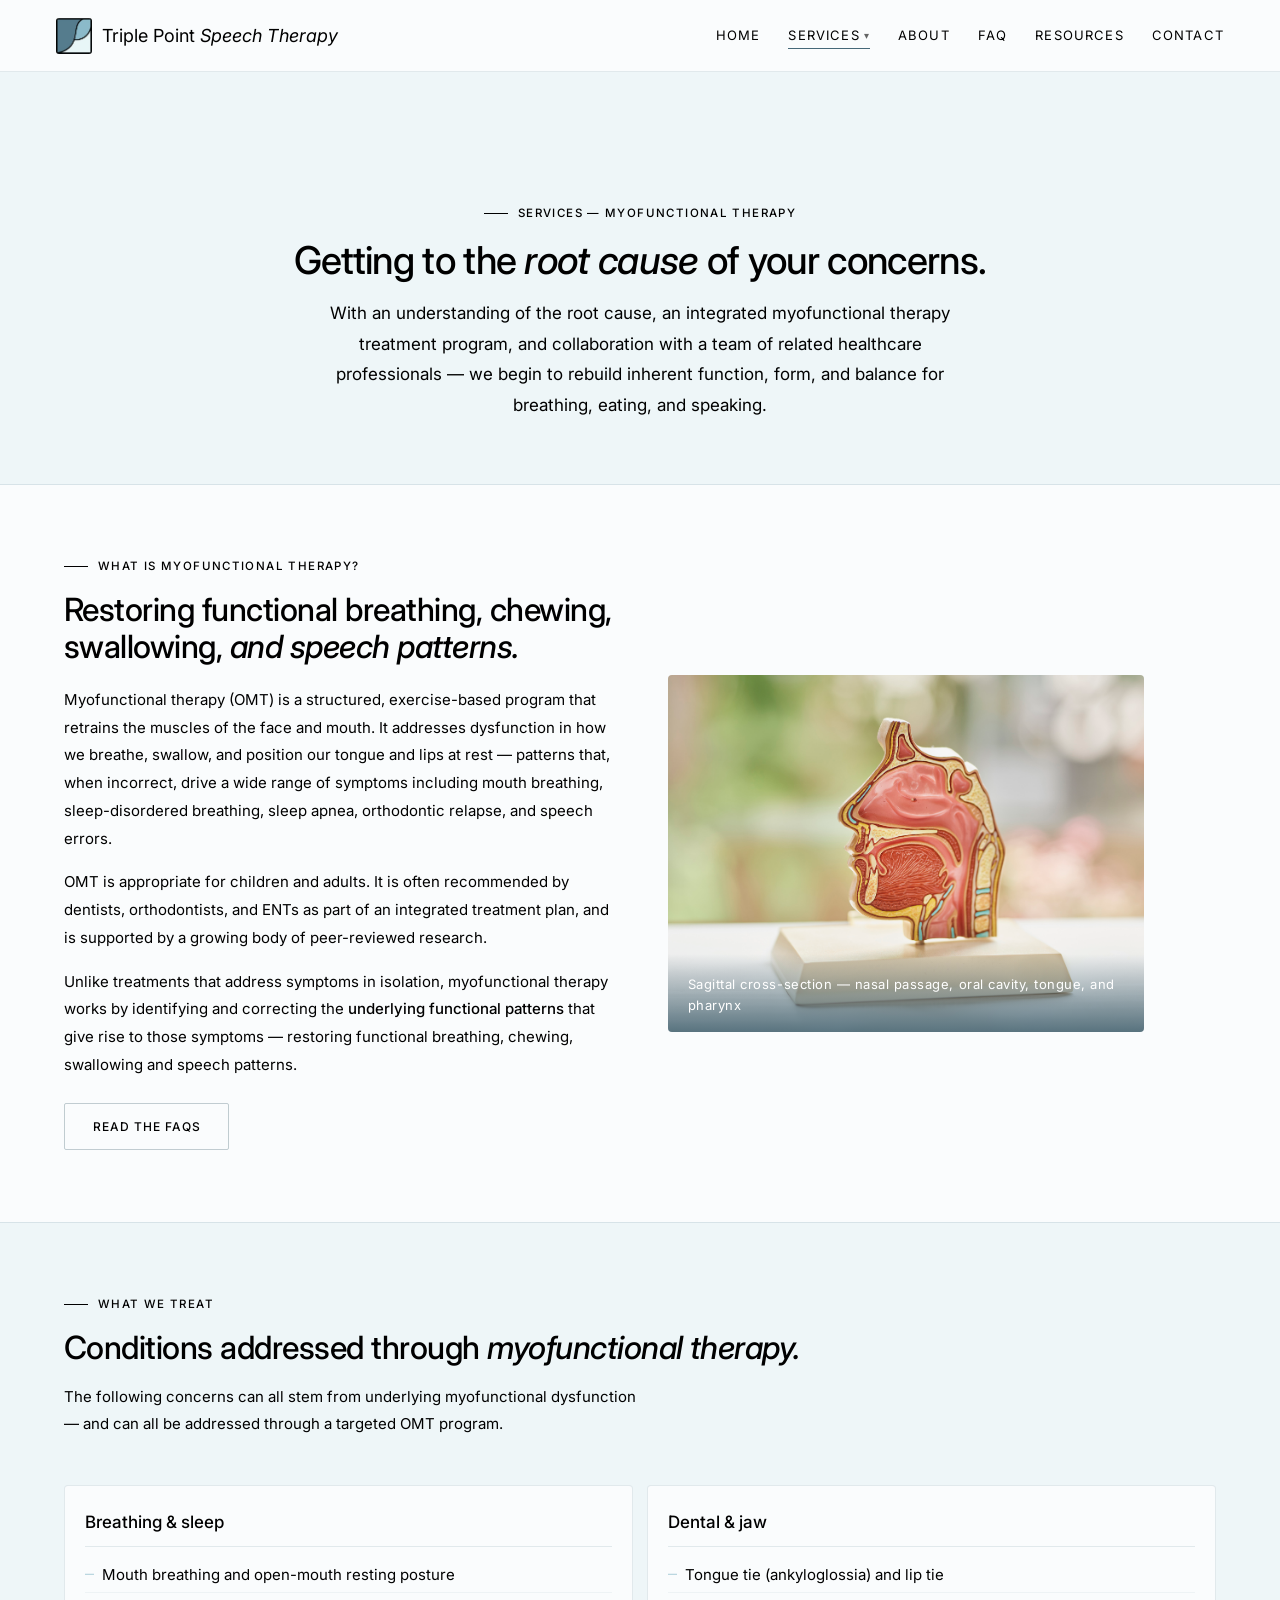
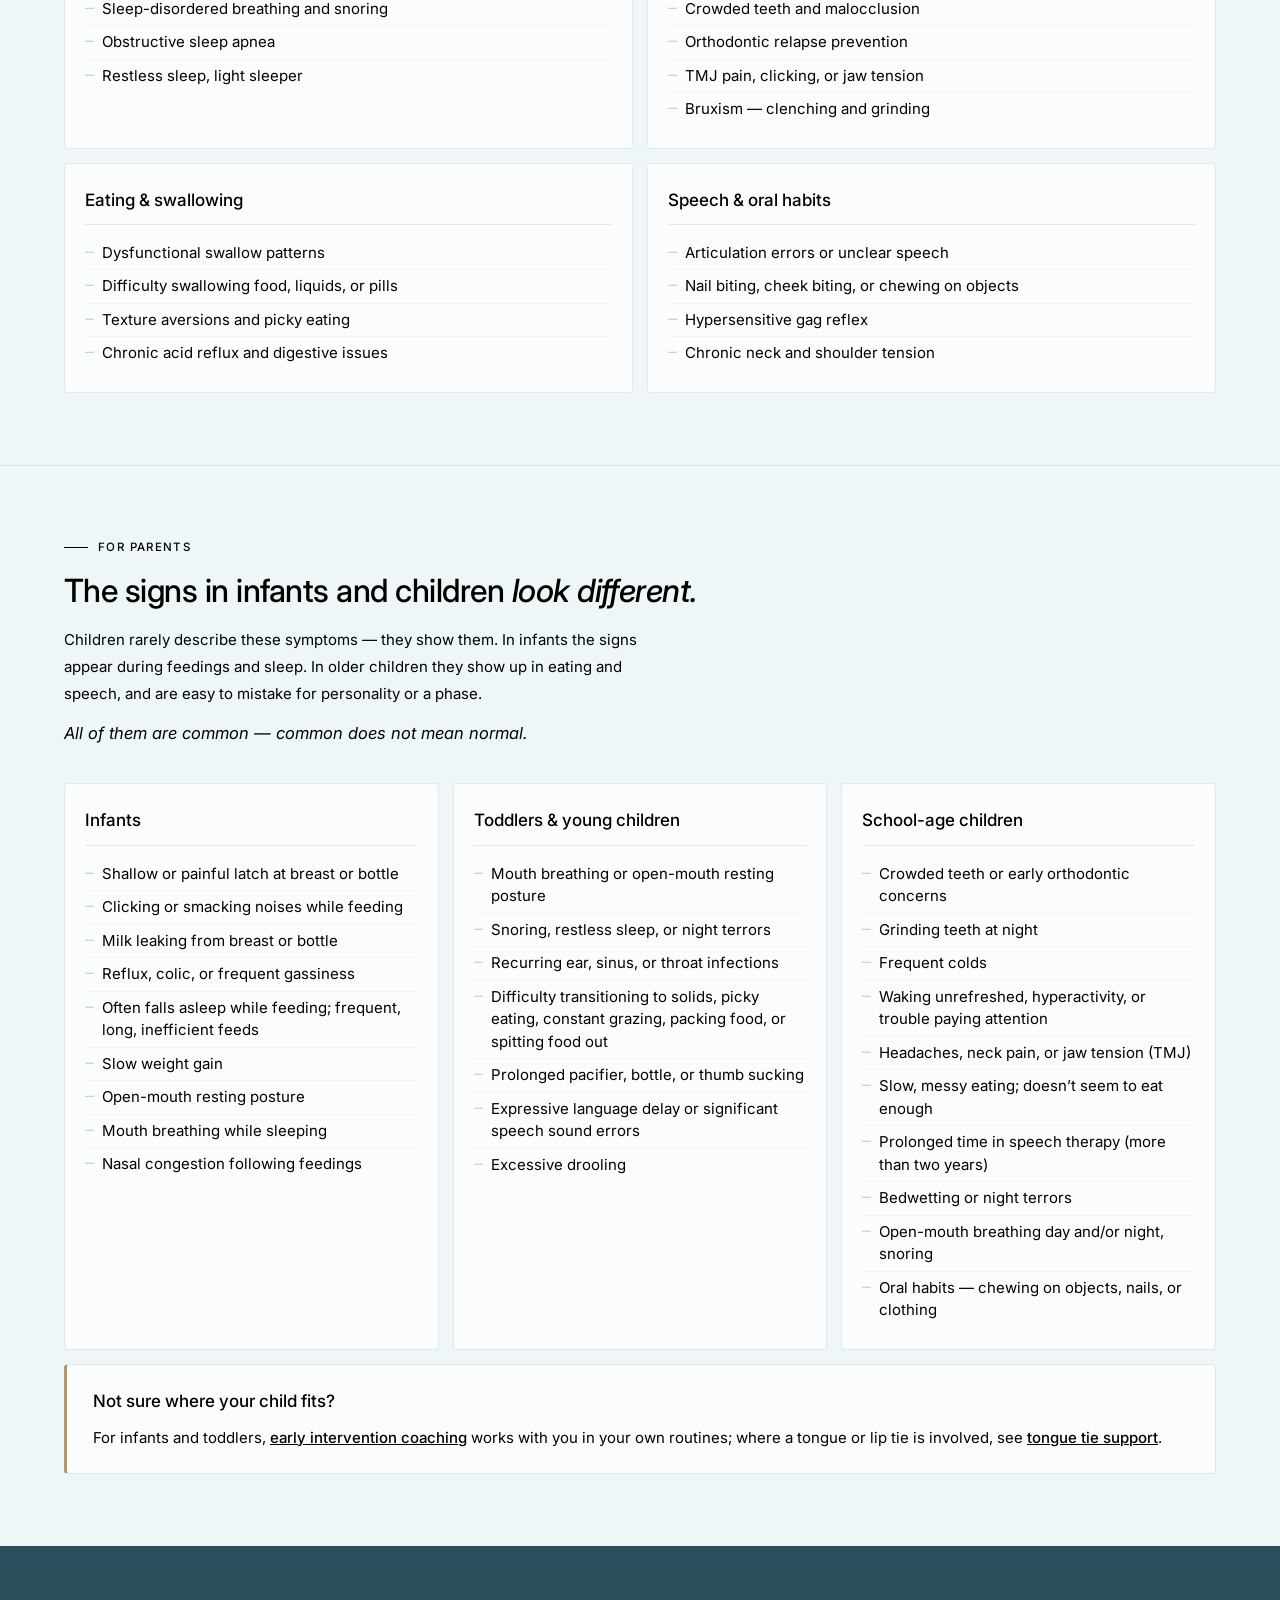
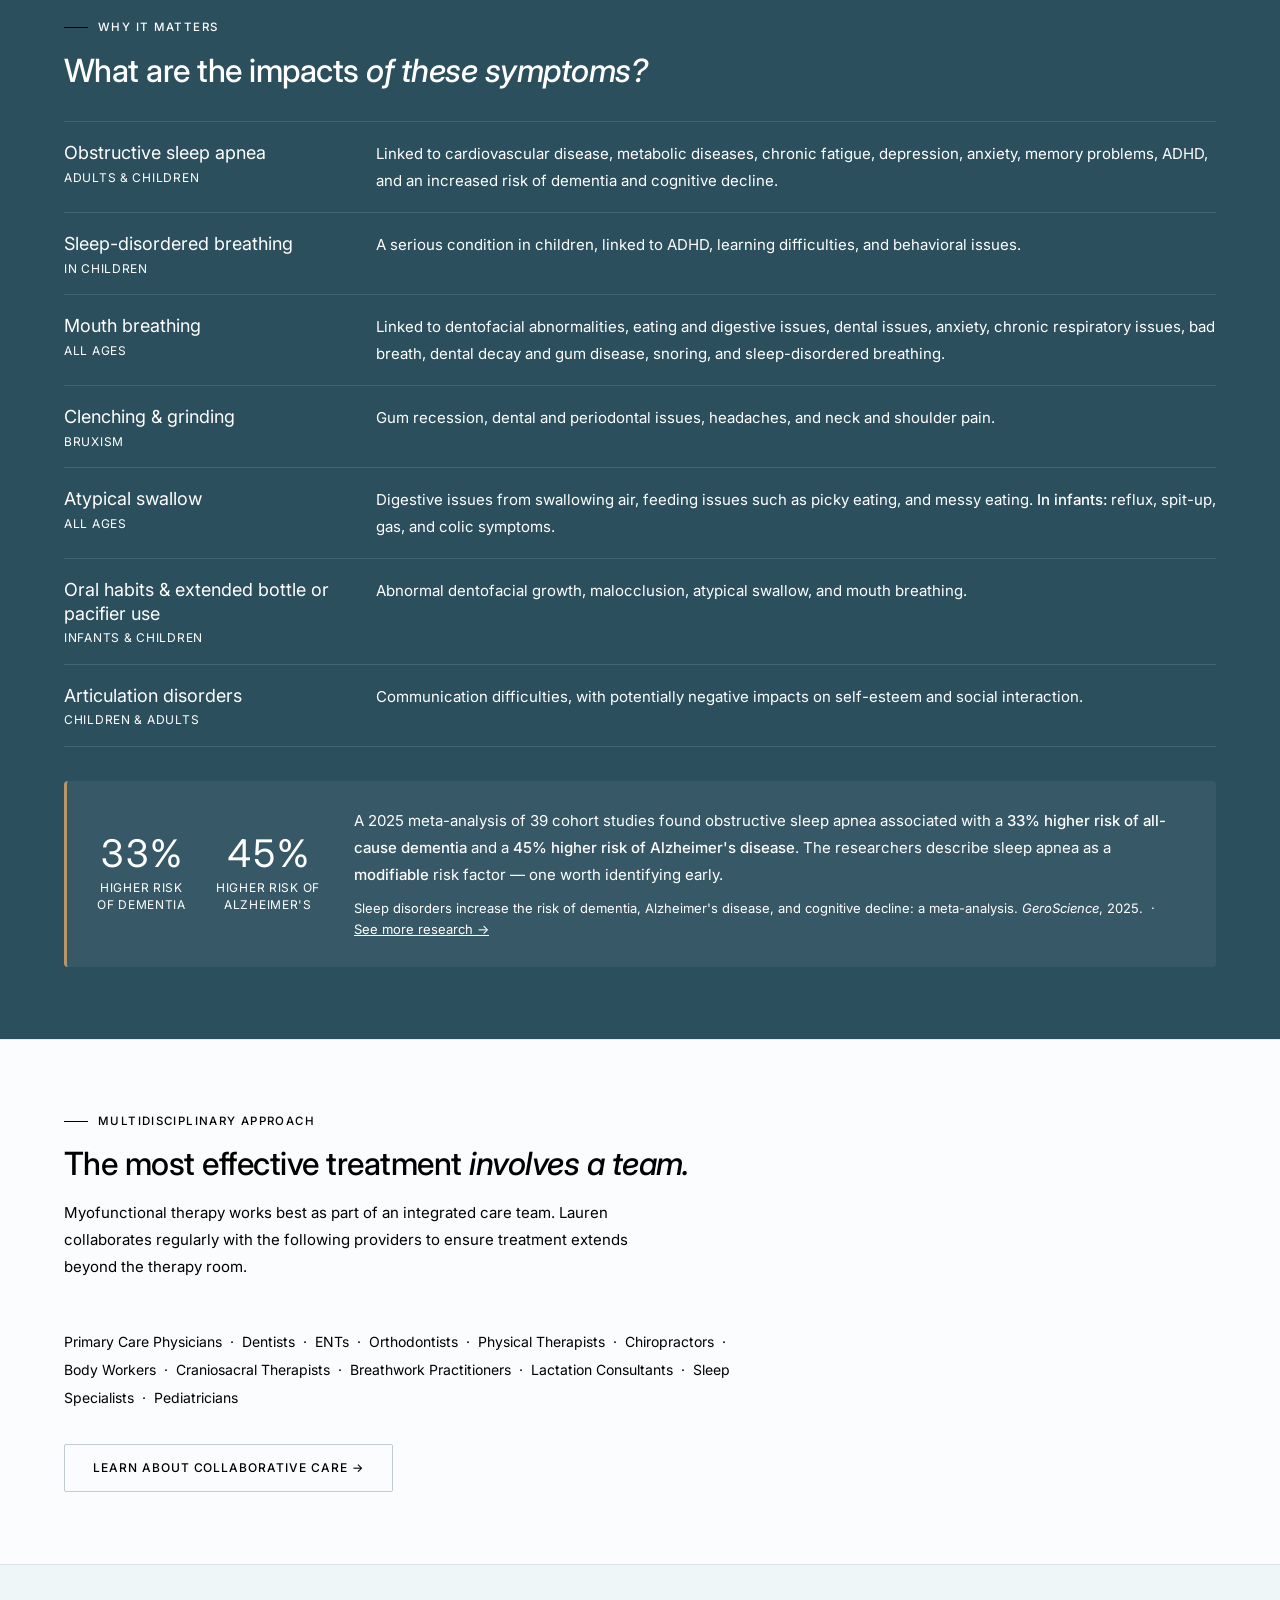
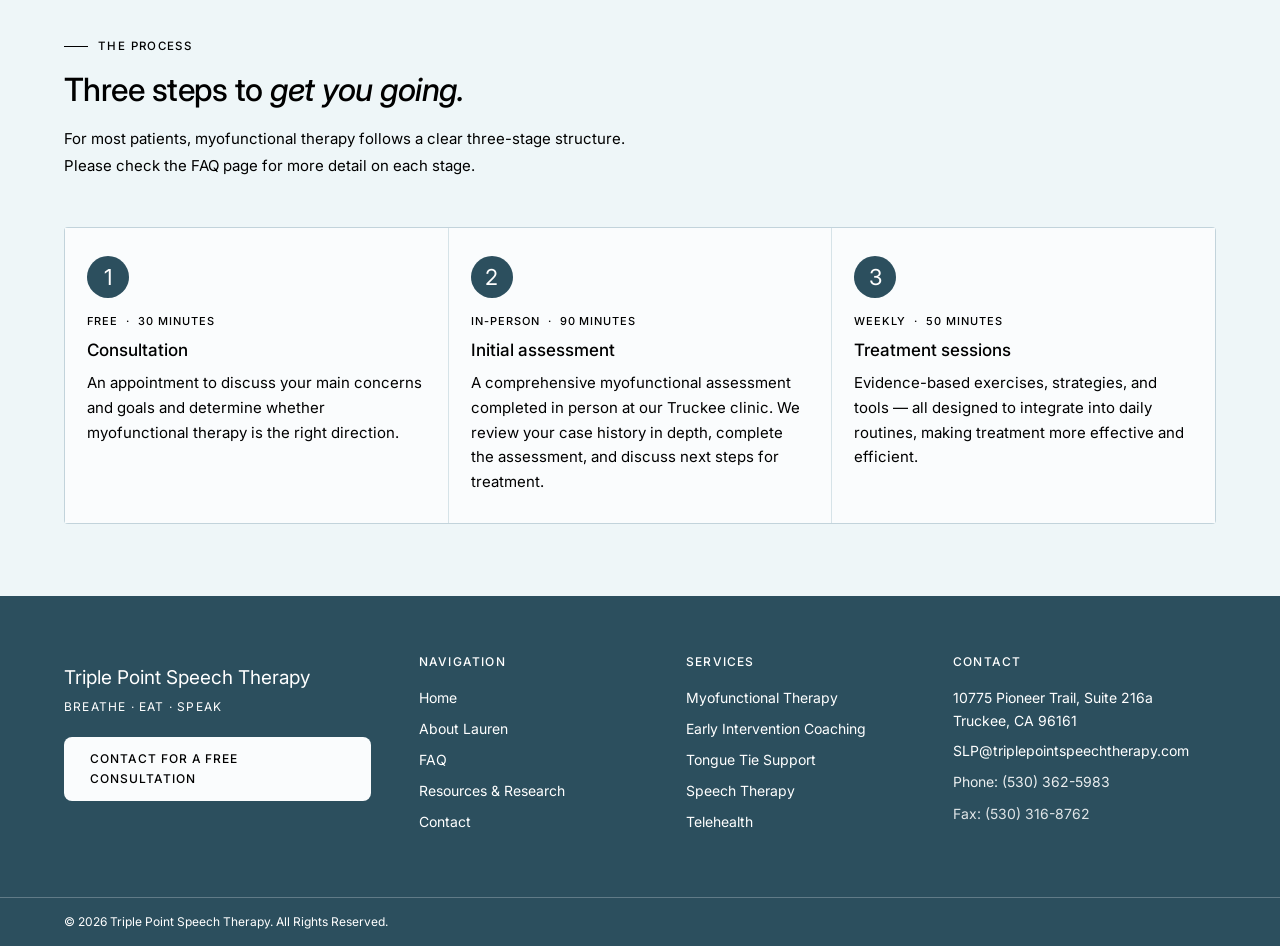
<file: myofunctional-therapy.html>
<!DOCTYPE html>
<html lang="en">
<head>
<meta charset="UTF-8">
<meta name="viewport" content="width=device-width,initial-scale=1">
<title>Myofunctional Therapy | Truckee &amp; Lake Tahoe, CA</title>
  <link rel="canonical" href="https://triplepointspeechtherapy.com/myofunctional-therapy.html">
<meta name="description" content="Evidence-based myofunctional therapy for mouth breathing, sleep apnea, tongue tie, and TMJ. Serving Truckee and Lake Tahoe, with telehealth statewide.">
<link rel="icon" type="image/png" href="favicon.png">
<link rel="preconnect" href="https://fonts.googleapis.com">
<link rel="preconnect" href="https://fonts.gstatic.com" crossorigin>
<link rel="stylesheet" href="https://fonts.googleapis.com/css2?family=Inter:ital,opsz,wght@0,14..32,400;0,14..32,500;0,14..32,600;0,14..32,700;1,14..32,400;1,14..32,500&amp;display=swap">
<link rel="stylesheet" href="css/style.css">
<style>
/* INTRO */
.omt-intro{padding:72px 64px;background:var(--white)}
/* page hero — centered on this page only */
.page-hero{text-align:center}
.page-hero .eyebrow{justify-content:center}
.page-hero h1{max-width:820px;margin-left:auto;margin-right:auto}
.page-hero p{max-width:640px;margin-left:auto;margin-right:auto}
.omt-intro-grid{display:grid;grid-template-columns:1.15fr 1fr;gap:56px;align-items:center;max-width:1080px}
.omt-intro-photo{width:100%;aspect-ratio:4/3;border-radius:4px;overflow:hidden;position:relative}
.omt-intro-photo img{width:100%;height:100%;object-fit:cover;object-position:center}
.omt-intro-photo-cap{position:absolute;bottom:0;left:0;right:0;background:linear-gradient(to top,rgba(44,79,94,.75),transparent);padding:20px 20px 16px}
.omt-intro-photo-cap p{font-size:13px;color:rgba(216,235,240,.85);letter-spacing:.04em;margin:0}
.omt-intro-body p{font-size:15px;color:var(--muted);line-height:1.85;margin-bottom:16px}
.omt-intro-body strong{color:var(--ink);font-weight:500}
/* WHAT WE TREAT */
.treat-section{padding:72px 64px;background:var(--mist);border-top:1px solid var(--border)}
.treat-grid{display:grid;grid-template-columns:repeat(2,1fr);gap:14px;margin-top:36px}
.treat-card{background:var(--white);border:1px solid var(--border);border-radius:4px;padding:26px 22px;transition:all .2s}
.treat-card:hover{border-color:var(--slate);transform:translateY(-2px);box-shadow:0 6px 20px rgba(44,79,94,.08)}
.treat-card-hdr{display:flex;align-items:center;gap:10px;margin-bottom:14px}
.treat-icon{width:34px;height:34px;background:var(--deep);border-radius:2px;display:flex;align-items:center;justify-content:center;font-size:16px;flex-shrink:0}
.treat-title{font-family:'Inter',-apple-system,'Segoe UI',Helvetica,Arial,sans-serif;font-size:18px;font-weight:500;color:var(--deep)}
.treat-list{list-style:none}
.treat-list li{font-size:15px;color:var(--muted);padding:5px 0;border-bottom:1px solid var(--border);display:flex;gap:8px;align-items:baseline;line-height:1.5}
.treat-list li:last-child{border-bottom:none}
.treat-list li::before{content:'—';color:var(--steel);font-size:9px;flex-shrink:0;margin-top:2px}
/* AIRWAY VISUAL */
.sym-note{font-size:16.5px;line-height:1.75;max-width:640px;margin:22px 0 0}
.sym-emph{font-style:italic}
#children .section-intro{margin-bottom:12px}
#children .sym-note{margin-top:0}
.proc-note{background:var(--white);border:1px solid var(--border);border-left:3px solid var(--gold);border-radius:4px;padding:22px 26px;margin-top:14px}
.proc-note h4{font-family:'Inter',-apple-system,'Segoe UI',Helvetica,Arial,sans-serif;font-size:17px;font-weight:500;color:var(--deep);margin-bottom:9px}
.proc-note p{font-size:15px;color:var(--muted);line-height:1.8}
@media(max-width:900px){.proc-note{padding:20px}}
/* IMPACTS */
.impacts{padding:72px 64px;background:var(--deep)}
.impacts .eyebrow{color:var(--steel)}
.impacts .eyebrow::before{background:var(--steel)}
.impacts .section-h2{color:var(--mist)}
.impacts .section-h2 em{color:var(--steel)}
.impacts-list{margin-top:32px;border-top:1px solid rgba(139,186,202,.22)}
.impact-row{display:grid;grid-template-columns:280px 1fr;gap:32px;padding:18px 0;border-bottom:1px solid rgba(139,186,202,.22);align-items:baseline}
.impact-sym{font-family:'Inter',-apple-system,'Segoe UI',Helvetica,Arial,sans-serif;font-size:18px;font-weight:400;color:var(--mist);line-height:1.3}
.impact-sym span{display:block;font-family:'Inter',-apple-system,'Segoe UI',Helvetica,Arial,sans-serif;font-size:12px;font-weight:400;letter-spacing:.06em;text-transform:uppercase;color:var(--steel);margin-top:5px}
.impact-eff{font-size:15px;color:rgba(216,235,240,.7);line-height:1.8}
.impact-eff em{font-style:normal;color:var(--mist);font-weight:500}
.research-callout{background:rgba(255,255,255,.05);border-left:3px solid var(--gold);border-radius:4px;padding:26px 30px;margin-top:34px;display:grid;grid-template-columns:auto 1fr;gap:34px;align-items:center}
.rc-stats{display:flex;gap:30px}
.rc-stat{text-align:center}
.rc-num{font-family:'Inter',-apple-system,'Segoe UI',Helvetica,Arial,sans-serif;font-size:38px;font-weight:400;color:var(--mist);line-height:1;font-variant-numeric:tabular-nums}
.rc-lbl{font-size:12px;letter-spacing:.06em;text-transform:uppercase;color:var(--steel);margin-top:8px;line-height:1.4}
.rc-body p{font-size:15px;color:rgba(216,235,240,.75);line-height:1.8;margin:0}
.rc-body strong{color:var(--mist);font-weight:500}
.rc-cite{font-size:13px;color:rgba(216,235,240,.5);margin-top:10px;display:block}
.rc-cite a{color:var(--steel);text-decoration:underline}
@media(max-width:900px){
  .impacts{padding:48px 24px}
  .impact-row{grid-template-columns:1fr;gap:6px;padding:15px 0}
  .research-callout{grid-template-columns:1fr;gap:22px;padding:22px 24px}
  .rc-stats{justify-content:flex-start}
}
@media(max-width:768px){
  .impacts{padding:32px 20px}
  .impact-sym{font-size:16px}
  .impact-eff{font-size:14px}
}
/* PROCESS */
.process-section{padding:72px 64px;background:var(--mist);border-top:1px solid var(--border)}
.process-steps{display:grid;grid-template-columns:repeat(3,1fr);gap:1px;background:var(--border);border:1px solid var(--border);border-radius:4px;margin-top:40px}
.process-step{background:var(--white);padding:28px 22px}
.step-num{width:42px;height:42px;border-radius:50%;background:var(--deep);color:var(--mist);font-family:'Inter',-apple-system,'Segoe UI',Helvetica,Arial,sans-serif;font-size:22px;display:flex;align-items:center;justify-content:center;margin-bottom:14px}
.step-tag{font-size:11px;font-weight:500;letter-spacing:.09em;text-transform:uppercase;color:var(--slate);margin-bottom:6px}
.process-step h4{font-family:'Inter',-apple-system,'Segoe UI',Helvetica,Arial,sans-serif;font-size:17px;font-weight:500;color:var(--deep);margin-bottom:7px}
.process-step p{font-size:15px;color:var(--muted);line-height:1.65}
.process-step ul{list-style:none;margin-top:8px}
.process-step ul li{font-size:14px;color:var(--muted);padding:3px 0;display:flex;gap:7px;line-height:1.5}
.process-step ul li::before{content:'';color:var(--steel);font-size:6px;flex-shrink:0;margin-top:4px}
/* MULTIDISCIPLINARY */
.multi-section{padding:72px 64px;background:var(--white);border-top:1px solid var(--border)}
.team-prose{font-size:14px;color:var(--muted);line-height:2;margin-top:24px;max-width:min(680px,100%)}
@media(max-width:900px){
  .omt-intro,.treat-section,.process-section,.multi-section{padding:48px 24px}
  .omt-intro-grid{grid-template-columns:1fr;gap:32px}
  .treat-grid{grid-template-columns:1fr;gap:32px}
  #children .treat-grid{grid-template-columns:1fr}
  .process-steps{grid-template-columns:1fr}
}

/* ── TREAT CARDS ── */
#children{scroll-margin-top:calc(var(--nav-h) + 24px)}
#children .treat-grid{grid-template-columns:repeat(3,1fr)}
.proc-note a{color:var(--slate);font-weight:500;text-decoration:underline}
.tc{background:var(--white);border:1px solid var(--border);border-radius:4px;padding:22px 20px;transition:border-color .2s}
.tc:hover{border-color:var(--slate)}
.tc-title{font-family:'Inter',-apple-system,'Segoe UI',Helvetica,Arial,sans-serif;font-size:17px;font-weight:500;color:var(--deep);margin-bottom:12px;padding-bottom:10px;border-bottom:1px solid var(--border)}
.tl{list-style:none}
.tl li{font-size:15px;color:var(--muted);padding:5px 0;border-bottom:1px solid rgba(85,124,141,.07);display:flex;gap:8px;line-height:1.5}
.tl li:last-child{border-bottom:none}
.tl li::before{content:'—';color:var(--steel);font-size:9px;flex-shrink:0;margin-top:3px}


@media(max-width:768px){
  .page-hero{padding:28px 20px 20px}
  .page-hero h1{font-size:24px;line-height:1.2}
  .intro-grid,.about-grid,.about-layout,.ei-intro,.feeding-grid,.contact-grid{grid-template-columns:1fr;gap:24px}
  .service-block,.service-block.reverse{grid-template-columns:1fr;gap:20px}
  .service-block.reverse .service-visual{order:0}
  .service-block.reverse .service-content{order:1}
  .collab-grid,.cred-badges-grid,.res-grid,.books-grid,.treat-grid,.psteps,.coaching-grid{grid-template-columns:1fr}
  #children .treat-grid{grid-template-columns:1fr}
  .psteps{gap:1px}
  .about-main,.services-main,.faq-main,.contact-main,.intro,.treat,.process,.team,.collab,.cred-section,.resources,.research,.coaching,.feeding,.ei-main{padding:24px 20px}
  .faq-layout{grid-template-columns:1fr}
  .faq-nav{display:none}
  .contact-grid{grid-template-columns:1fr}
  .map-section{padding:0 20px 28px}
  .cta-primary-block{padding:28px 20px}
  .cta-primary-block h2{font-size:20px}
  .email-block{padding:24px 20px}
  .contact-details-row{grid-template-columns:1fr 1fr}
  .cred-grid{grid-template-columns:repeat(2,1fr)}
  .tel{flex-direction:column;padding:20px;gap:14px}
  .tel .btn-l{width:100%;text-align:center}
  .section-h2{font-size:20px}
  .sh2{font-size:18px}
  .eyebrow{font-size:10.5px}
}

</style>
  <meta property="og:title" content="Myofunctional Therapy | Truckee &amp; Lake Tahoe, CA">
  <meta property="og:description" content="Evidence-based myofunctional therapy for mouth breathing, sleep apnea, tongue tie, and TMJ. Serving Truckee and Lake Tahoe, with telehealth statewide.">
  <meta property="og:type" content="website">
  <meta property="og:url" content="https://triplepointspeechtherapy.com/myofunctional-therapy.html">
  <meta property="og:image" content="https://triplepointspeechtherapy.com/about_photo.jpg">
  <script type="application/ld+json">
  {
    "@context": "https://schema.org",
    "@type": "MedicalBusiness",
    "@id": "https://triplepointspeechtherapy.com/#business",
    "name": "Triple Point Speech Therapy",
    "description": "Orofacial myofunctional therapy, early intervention coaching, speech therapy, and tongue tie/lip tie support for infants, children, and adults, based in Truckee, CA, with telehealth available throughout California.",
    "url": "https://triplepointspeechtherapy.com/",
    "image": "https://triplepointspeechtherapy.com/about_photo.jpg",
    "email": "SLP@triplepointspeechtherapy.com",
    "telephone": "+1-530-362-5983",
    "faxNumber": "+1-530-316-8762",
    "address": {
      "@type": "PostalAddress",
      "streetAddress": "10775 Pioneer Trail, Suite 216a",
      "addressLocality": "Truckee",
      "addressRegion": "CA",
      "postalCode": "96161",
      "addressCountry": "US"
    },
    "geo": { "@type": "GeoCoordinates", "latitude": 39.3280, "longitude": -120.1658 },
    "hasMap": "https://www.google.com/maps?cid=14306297196954875383",
    "areaServed": [
      { "@type": "Place", "name": "Truckee, CA" },
      { "@type": "Place", "name": "Lake Tahoe, CA" },
      { "@type": "Place", "name": "Mammoth Lakes, CA" },
      { "@type": "Place", "name": "Bishop, CA" },
      { "@type": "Place", "name": "San Francisco, CA" },
      { "@type": "Place", "name": "Oakland, CA" },
      { "@type": "Place", "name": "San Jose, CA" },
      { "@type": "Place", "name": "Berkeley, CA" },
      { "@type": "Place", "name": "San Francisco Bay Area, CA" },
      { "@type": "State", "name": "California" }
    ],
    "founder": { "@type": "Person", "name": "Lauren O'Connor" },
    "knowsAbout": ["Orofacial myofunctional therapy", "Speech-language pathology", "Early intervention", "Tongue tie and lip tie", "Sleep-disordered breathing", "TMJ dysfunction"],
    "openingHoursSpecification": [{
      "@type": "OpeningHoursSpecification",
      "dayOfWeek": ["Monday", "Tuesday", "Wednesday", "Thursday", "Friday"],
      "opens": "09:00",
      "closes": "18:00"
    }],
    "sameAs": [
      "https://g.page/r/Cfd1qauALYrGEBM",
      "https://www.google.com/maps?cid=14306297196954875383"
    ],
    "priceRange": "$$"
  }
  </script>
</head>
<body>
<!-- nav:start -->
<nav id="main-nav">
  <a href="index.html" class="nav-logo">
    <img src="logo.png" alt="Triple Point Speech Therapy logo" width="36" height="36" style="height:36px;width:36px;object-fit:contain;border-radius:3px">
    <span>Triple Point <em>Speech Therapy</em></span>
  </a>
  <div class="nav-links">
    <a href="index.html">Home</a><div style="position:relative;display:inline-flex;align-items:center" class="nav-dropdown"><a href="myofunctional-therapy.html" class="active" style="display:flex;align-items:center;gap:4px">Services <span style="font-size:10px;opacity:.6">&#9662;</span></a><div class="nav-dropdown-menu" style="display:none;position:absolute;top:100%;left:0;padding-top:8px;background:transparent;z-index:300"><div style="background:var(--white);border:1px solid var(--border);border-radius:4px;min-width:240px;box-shadow:0 8px 24px rgba(44,79,94,.1);overflow:hidden"><a href="myofunctional-therapy.html" style="display:block;padding:10px 16px;font-size:14px;color:var(--muted);border-bottom:1px solid var(--border);text-decoration:none;transition:background .15s" onmouseover="this.style.background='var(--mist)';this.style.color='var(--deep)'" onmouseout="this.style.background='';this.style.color='var(--muted)'">Myofunctional Therapy</a><a href="early-intervention.html" style="display:block;padding:10px 16px;font-size:14px;color:var(--muted);border-bottom:1px solid var(--border);text-decoration:none;transition:background .15s" onmouseover="this.style.background='var(--mist)';this.style.color='var(--deep)'" onmouseout="this.style.background='';this.style.color='var(--muted)'">Early Intervention Coaching</a><a href="tongue-tie-support.html" style="display:block;padding:10px 16px;font-size:14px;color:var(--muted);border-bottom:1px solid var(--border);text-decoration:none;transition:background .15s" onmouseover="this.style.background='var(--mist)';this.style.color='var(--deep)'" onmouseout="this.style.background='';this.style.color='var(--muted)'">Tongue Tie Support</a><a href="speech-therapy.html" style="display:block;padding:10px 16px;font-size:14px;color:var(--muted);border-bottom:1px solid var(--border);text-decoration:none;transition:background .15s" onmouseover="this.style.background='var(--mist)';this.style.color='var(--deep)'" onmouseout="this.style.background='';this.style.color='var(--muted)'">Speech Therapy</a><a href="telehealth-bay-area.html" style="display:block;padding:10px 16px;font-size:14px;color:var(--muted);border-bottom:1px solid var(--border);text-decoration:none;transition:background .15s" onmouseover="this.style.background='var(--mist)';this.style.color='var(--deep)'" onmouseout="this.style.background='';this.style.color='var(--muted)'">Telehealth</a></div></div></div><a href="about.html">About</a><a href="faq.html">FAQ</a><a href="resources.html">Resources</a><a href="contact.html">Contact</a>
  </div>
  <button class="nav-hamburger" onclick="toggleMenu()" aria-label="Toggle menu">&#9776;</button>
</nav>
<div class="nav-mobile" id="nav-mobile">
  <a href="index.html">Home</a><div style="position:relative;display:inline-flex;align-items:center" class="nav-dropdown"><a href="myofunctional-therapy.html" class="active" style="display:flex;align-items:center;gap:4px">Services <span style="font-size:10px;opacity:.6">&#9662;</span></a><div class="nav-dropdown-menu" style="display:none;position:absolute;top:100%;left:0;padding-top:8px;background:transparent;z-index:300"><div style="background:var(--white);border:1px solid var(--border);border-radius:4px;min-width:240px;box-shadow:0 8px 24px rgba(44,79,94,.1);overflow:hidden"><a href="myofunctional-therapy.html" style="display:block;padding:10px 16px;font-size:14px;color:var(--muted);border-bottom:1px solid var(--border);text-decoration:none;transition:background .15s" onmouseover="this.style.background='var(--mist)';this.style.color='var(--deep)'" onmouseout="this.style.background='';this.style.color='var(--muted)'">Myofunctional Therapy</a><a href="early-intervention.html" style="display:block;padding:10px 16px;font-size:14px;color:var(--muted);border-bottom:1px solid var(--border);text-decoration:none;transition:background .15s" onmouseover="this.style.background='var(--mist)';this.style.color='var(--deep)'" onmouseout="this.style.background='';this.style.color='var(--muted)'">Early Intervention Coaching</a><a href="tongue-tie-support.html" style="display:block;padding:10px 16px;font-size:14px;color:var(--muted);border-bottom:1px solid var(--border);text-decoration:none;transition:background .15s" onmouseover="this.style.background='var(--mist)';this.style.color='var(--deep)'" onmouseout="this.style.background='';this.style.color='var(--muted)'">Tongue Tie Support</a><a href="speech-therapy.html" style="display:block;padding:10px 16px;font-size:14px;color:var(--muted);border-bottom:1px solid var(--border);text-decoration:none;transition:background .15s" onmouseover="this.style.background='var(--mist)';this.style.color='var(--deep)'" onmouseout="this.style.background='';this.style.color='var(--muted)'">Speech Therapy</a><a href="telehealth-bay-area.html" style="display:block;padding:10px 16px;font-size:14px;color:var(--muted);border-bottom:1px solid var(--border);text-decoration:none;transition:background .15s" onmouseover="this.style.background='var(--mist)';this.style.color='var(--deep)'" onmouseout="this.style.background='';this.style.color='var(--muted)'">Telehealth</a></div></div></div><a href="about.html">About</a><a href="faq.html">FAQ</a><a href="resources.html">Resources</a><a href="contact.html">Contact</a>
</div>
<!-- nav:end -->

<div class="page-hero">
  <div class="eyebrow">Services — Myofunctional Therapy</div>
  <h1>Getting to the <em>root cause</em> of your concerns.</h1>
  <p>With an understanding of the root cause, an integrated myofunctional therapy treatment program, and collaboration with a team of related healthcare professionals — we begin to rebuild inherent function, form, and balance for breathing, eating, and speaking.</p>
</div>

<!-- INTRO -->
<section class="omt-intro">
  <div class="omt-intro-grid">
    <div class="omt-intro-body">
      <div class="eyebrow">What is myofunctional therapy?</div>
      <h2 class="section-h2" style="margin-bottom:20px">Restoring functional breathing, chewing, swallowing, <em>and speech patterns.</em></h2>
      <p>Myofunctional therapy (OMT) is a structured, exercise-based program that retrains the muscles of the face and mouth. It addresses dysfunction in how we breathe, swallow, and position our tongue and lips at rest — patterns that, when incorrect, drive a wide range of symptoms including mouth breathing, sleep-disordered breathing, sleep apnea, orthodontic relapse, and speech errors.</p>
      <p>OMT is appropriate for children and adults. It is often recommended by dentists, orthodontists, and ENTs as part of an integrated treatment plan, and is supported by a growing body of peer-reviewed research.</p>
      <p>Unlike treatments that address symptoms in isolation, myofunctional therapy works by identifying and correcting the <strong>underlying functional patterns</strong> that give rise to those symptoms — restoring functional breathing, chewing, swallowing and speech patterns.</p>
      <div style="margin-top:24px;display:flex;gap:12px;flex-wrap:wrap">
        <a href="faq.html#myofunctional" class="btn-secondary">Read the FAQs</a>
      </div>
    </div>
    <div class="omt-intro-photo">
      <img src="airway_model.jpg" alt="Anatomical cross-section model of the upper airway &mdash; nasal passage, oral cavity, tongue and pharynx" loading="lazy">
      <div class="omt-intro-photo-cap"><p>Sagittal cross-section &mdash; nasal passage, oral cavity, tongue, and pharynx</p></div>
    </div>
  </div>
</section>

<!-- WHAT WE TREAT -->
<section class="treat-section">
  <div class="eyebrow">What we treat</div>
  <h2 class="section-h2">Conditions addressed through <em>myofunctional therapy.</em></h2>
  <p class="section-intro">The following concerns can all stem from underlying myofunctional dysfunction — and can all be addressed through a targeted OMT program.</p>
    <div class="treat-grid">
    <div class="tc"><div class="tc-title">Breathing &amp; sleep</div><ul class="tl"><li>Mouth breathing and open-mouth resting posture</li><li>Sleep-disordered breathing and snoring</li><li>Obstructive sleep apnea</li><li>Restless sleep, light sleeper</li></ul></div>
    <div class="tc"><div class="tc-title">Dental &amp; jaw</div><ul class="tl"><li>Tongue tie (ankyloglossia) and lip tie</li><li>Crowded teeth and malocclusion</li><li>Orthodontic relapse prevention</li><li>TMJ pain, clicking, or jaw tension</li><li>Bruxism — clenching and grinding</li></ul></div>
    <div class="tc"><div class="tc-title">Eating &amp; swallowing</div><ul class="tl"><li>Dysfunctional swallow patterns</li><li>Difficulty swallowing food, liquids, or pills</li><li>Texture aversions and picky eating</li><li>Chronic acid reflux and digestive issues</li></ul></div>
    <div class="tc"><div class="tc-title">Speech &amp; oral habits</div><ul class="tl"><li>Articulation errors or unclear speech</li><li>Nail biting, cheek biting, or chewing on objects</li><li>Hypersensitive gag reflex</li><li>Chronic neck and shoulder tension</li></ul></div>
  </div>
</section>

<!-- SIGNS IN INFANTS AND CHILDREN -->
<section class="treat-section" id="children">
  <div class="eyebrow">For parents</div>
  <h2 class="section-h2">The signs in infants and children <em>look different.</em></h2>
  <p class="section-intro">Children rarely describe these symptoms &mdash; they show them. In infants the signs appear during feedings and sleep. In older children they show up in eating and speech, and are easy to mistake for personality or a phase.</p>
  <p class="sym-note"><span class="sym-emph">All of them are common &mdash; common does not mean normal.</span></p>
  <div class="treat-grid">
    <div class="tc"><div class="tc-title">Infants</div><ul class="tl">
      <li>Shallow or painful latch at breast or bottle</li>
      <li>Clicking or smacking noises while feeding</li>
      <li>Milk leaking from breast or bottle</li>
      <li>Reflux, colic, or frequent gassiness</li>
      <li>Often falls asleep while feeding; frequent, long, inefficient feeds</li>
      <li>Slow weight gain</li>
      <li>Open-mouth resting posture</li>
      <li>Mouth breathing while sleeping</li>
      <li>Nasal congestion following feedings</li>
    </ul></div>
    <div class="tc"><div class="tc-title">Toddlers &amp; young children</div><ul class="tl">
      <li>Mouth breathing or open-mouth resting posture</li>
      <li>Snoring, restless sleep, or night terrors</li>
      <li>Recurring ear, sinus, or throat infections</li>
      <li>Difficulty transitioning to solids, picky eating, constant grazing, packing food, or spitting food out</li>
      <li>Prolonged pacifier, bottle, or thumb sucking</li>
      <li>Expressive language delay or significant speech sound errors</li>
      <li>Excessive drooling</li>
    </ul></div>
    <div class="tc"><div class="tc-title">School-age children</div><ul class="tl">
      <li>Crowded teeth or early orthodontic concerns</li>
      <li>Grinding teeth at night</li>
      <li>Frequent colds</li>
      <li>Waking unrefreshed, hyperactivity, or trouble paying attention</li>
      <li>Headaches, neck pain, or jaw tension (TMJ)</li>
      <li>Slow, messy eating; doesn&rsquo;t seem to eat enough</li>
      <li>Prolonged time in speech therapy (more than two years)</li>
      <li>Bedwetting or night terrors</li>
      <li>Open-mouth breathing day and/or night, snoring</li>
      <li>Oral habits &mdash; chewing on objects, nails, or clothing</li>
    </ul></div>
  </div>
  <div class="proc-note">
    <h4>Not sure where your child fits?</h4>
    <p>For infants and toddlers, <a href="early-intervention.html">early intervention coaching</a> works with you in your own routines; where a tongue or lip tie is involved, see <a href="tongue-tie-support.html">tongue tie support</a>.</p>
  </div>
</section>

<!-- IMPACTS -->
<section class="impacts">
  <div class="eyebrow">Why it matters</div>
  <h2 class="section-h2">What are the impacts <em>of these symptoms?</em></h2>

  <div class="impacts-list">
    <div class="impact-row">
      <div class="impact-sym">Obstructive sleep apnea<span>Adults &amp; children</span></div>
      <div class="impact-eff">Linked to cardiovascular disease, metabolic diseases, chronic fatigue, depression, anxiety, memory problems, ADHD, and an increased risk of dementia and cognitive decline.</div>
    </div>
    <div class="impact-row">
      <div class="impact-sym">Sleep-disordered breathing<span>In children</span></div>
      <div class="impact-eff">A serious condition in children, linked to ADHD, learning difficulties, and behavioral issues.</div>
    </div>
    <div class="impact-row">
      <div class="impact-sym">Mouth breathing<span>All ages</span></div>
      <div class="impact-eff">Linked to dentofacial abnormalities, eating and digestive issues, dental issues, anxiety, chronic respiratory issues, bad breath, dental decay and gum disease, snoring, and sleep-disordered breathing.</div>
    </div>
    <div class="impact-row">
      <div class="impact-sym">Clenching &amp; grinding<span>Bruxism</span></div>
      <div class="impact-eff">Gum recession, dental and periodontal issues, headaches, and neck and shoulder pain.</div>
    </div>
    <div class="impact-row">
      <div class="impact-sym">Atypical swallow<span>All ages</span></div>
      <div class="impact-eff">Digestive issues from swallowing air, feeding issues such as picky eating, and messy eating. <em>In infants:</em> reflux, spit-up, gas, and colic symptoms.</div>
    </div>
    <div class="impact-row">
      <div class="impact-sym">Oral habits &amp; extended bottle or pacifier use<span>Infants &amp; children</span></div>
      <div class="impact-eff">Abnormal dentofacial growth, malocclusion, atypical swallow, and mouth breathing.</div>
    </div>
    <div class="impact-row">
      <div class="impact-sym">Articulation disorders<span>Children &amp; adults</span></div>
      <div class="impact-eff">Communication difficulties, with potentially negative impacts on self-esteem and social interaction.</div>
    </div>
  </div>

  <div class="research-callout">
    <div class="rc-stats">
      <div class="rc-stat">
        <div class="rc-num">33%</div>
        <div class="rc-lbl">Higher risk<br>of dementia</div>
      </div>
      <div class="rc-stat">
        <div class="rc-num">45%</div>
        <div class="rc-lbl">Higher risk of<br>Alzheimer's</div>
      </div>
    </div>
    <div class="rc-body">
      <p>A 2025 meta-analysis of 39 cohort studies found obstructive sleep apnea associated with a <strong>33% higher risk of all-cause dementia</strong> and a <strong>45% higher risk of Alzheimer's disease</strong>. The researchers describe sleep apnea as a <strong>modifiable</strong> risk factor — one worth identifying early.</p>
      <span class="rc-cite">Sleep disorders increase the risk of dementia, Alzheimer's disease, and cognitive decline: a meta-analysis. <em>GeroScience</em>, 2025. &nbsp;·&nbsp; <a href="resources.html#research">See more research →</a></span>
    </div>
  </div>
</section>

<!-- MULTIDISCIPLINARY -->
<section class="multi-section">
  <div class="eyebrow">Multidisciplinary approach</div>
  <h2 class="section-h2">The most effective treatment <em>involves a team.</em></h2>
  <p class="section-intro">Myofunctional therapy works best as part of an integrated care team. Lauren collaborates regularly with the following providers to ensure treatment extends beyond the therapy room.</p>
  <p class="team-prose">Primary Care Physicians &nbsp;·&nbsp; Dentists &nbsp;·&nbsp; ENTs &nbsp;·&nbsp; Orthodontists &nbsp;·&nbsp; Physical Therapists &nbsp;·&nbsp; Chiropractors &nbsp;·&nbsp; Body Workers &nbsp;·&nbsp; Craniosacral Therapists &nbsp;·&nbsp; Breathwork Practitioners &nbsp;·&nbsp; Lactation Consultants &nbsp;·&nbsp; Sleep Specialists &nbsp;·&nbsp; Pediatricians</p>
  <div style="margin-top:32px">
    <a href="about.html#collab" class="btn-secondary">Learn about collaborative care →</a>
  </div>
</section>

<!-- PROCESS -->
<section class="process-section">
  <div class="eyebrow">The process</div>
  <h2 class="section-h2">Three steps to <em>get you going.</em></h2>
  <p class="section-intro">For most patients, myofunctional therapy follows a clear three-stage structure. Please check the <a href="faq.html" style="color:var(--slate)">FAQ page</a> for more detail on each stage.</p>
  <div class="process-steps">
    <div class="process-step">
      <div class="step-num">1</div>
      <div class="step-tag">Free &nbsp;·&nbsp; 30 minutes</div>
      <h4>Consultation</h4>
      <p>An appointment to discuss your main concerns and goals and determine whether myofunctional therapy is the right direction.</p>
    </div>
    <div class="process-step">
      <div class="step-num">2</div>
      <div class="step-tag">In-person &nbsp;·&nbsp; 90 minutes</div>
      <h4>Initial assessment</h4>
      <p>A comprehensive myofunctional assessment completed in person at our Truckee clinic. We review your case history in depth, complete the assessment, and discuss next steps for treatment.</p>
    </div>
    <div class="process-step">
      <div class="step-num">3</div>
      <div class="step-tag">Weekly &nbsp;·&nbsp; 50 minutes</div>
      <h4>Treatment sessions</h4>
      <p>Evidence-based exercises, strategies, and tools — all designed to integrate into daily routines, making treatment more effective and efficient.</p>
    </div>
  </div>
</section>

<!-- footer:start -->
<footer>
  <div class="footer-brand">
    <div class="footer-name">Triple Point Speech Therapy</div>
    <div class="footer-tagline">Breathe &middot; Eat &middot; Speak</div>
    <a href="contact.html" class="btn-light footer-cta">Contact for a Free Consultation</a>
  </div>
  <div class="footer-col">
    <h4>Navigation</h4>
    <a href="index.html">Home</a>
    <a href="about.html">About Lauren</a>
    <a href="faq.html">FAQ</a>
    <a href="resources.html">Resources &amp; Research</a>
    <a href="contact.html">Contact</a>
  </div>
  <div class="footer-col">
    <h4>Services</h4>
    <a href="myofunctional-therapy.html">Myofunctional Therapy</a>
    <a href="early-intervention.html">Early Intervention Coaching</a>
    <a href="tongue-tie-support.html">Tongue Tie Support</a>
    <a href="speech-therapy.html">Speech Therapy</a>
    <a href="telehealth-bay-area.html">Telehealth</a>
  </div>
  <div class="footer-col">
    <h4>Contact</h4>
    <p>10775 Pioneer Trail, Suite 216a<br>Truckee, CA 96161</p>
    <a href="mailto:SLP@triplepointspeechtherapy.com">SLP@triplepointspeechtherapy.com</a>
    <p style="margin-top:6px;font-size:14px;opacity:.9"><a href="tel:+15303625983">Phone: (530) 362-5983</a></p>
    <p style="margin-top:4px;font-size:14px;opacity:.85">Fax: (530) 316-8762</p>
  </div>
</footer>
<div class="footer-bottom">
  <span>&copy; 2026 Triple Point Speech Therapy. All Rights Reserved.</span>
</div>
<!-- footer:end -->
<script src="js/shared.js"></script>

<!-- MOBILE OVERRIDE -->
<style>
@media screen and (max-width: 700px) {

  /* Global — no overflow, no fixed widths */
  * { box-sizing: border-box !important; max-width: 100% !important; }
  body { overflow-x: hidden !important; }
  img { max-width: 100% !important; height: auto !important; }

  /* Convert ALL multi-column grids to single column */
  div[class*="grid"],
  div[class*="steps"],
  div[class*="cards"],
  div[class*="layout"],
  div[class*="cols"],
  div[class*="collab"],
  div[class*="treat"],
  div[class*="process"],
  div[class*="intro"],
  div[class*="cred"],
  div[class*="res-grid"],
  div[class*="coaching"],
  div[class*="feeding"],
  div[class*="contact"],
  div[class*="faq-layout"],
  div[class*="about-layout"],
  div[class*="service-block"],
  section[class*="grid"] {
    display: flex !important;
    flex-direction: column !important;
    width: 100% !important;
    overflow: visible !important;
    gap: 12px !important;
  }

  /* Service blocks */
  div.service-block,
  div.service-block.reverse {
    display: flex !important;
    flex-direction: column !important;
    width: 100% !important;
    gap: 16px !important;
  }
  div.service-block.reverse .service-visual { order: 0 !important; }
  div.service-block.reverse .service-content { order: 1 !important; }
  div.service-visual { width: 100% !important; min-height: 80px !important; }
  div.service-content { width: 100% !important; }

  /* All grid children */
  div[class*="grid"] > *,
  div[class*="steps"] > *,
  div[class*="cards"] > *,
  div[class*="cols"] > * {
    width: 100% !important;
    min-width: 0 !important;
    flex-shrink: 0 !important;
  }

  /* Page hero */
  div.page-hero { padding: 24px 16px 20px !important; }
  div.page-hero h1 { font-size: 22px !important; line-height: 1.2 !important; }

  /* Sections */
  section, div.omt-intro, div.treat-section,
  div.process-section, div.multi-section, div.ei-main,
  div.coaching-section, div.feeding-section, div.about-main,
  div.collab-section, div.cred-section, div.faq-main, div.contact-main {
    padding: 24px 16px !important;
  }

  /* FAQ */
  div.faq-layout { display: flex !important; flex-direction: column !important; }
  div.faq-nav { display: none !important; }
  div.faq-content { width: 100% !important; }

  /* Contact */
  div.cta-primary-block { padding: 24px 16px !important; }
  div.cta-primary-block h2 { font-size: 18px !important; }
  div.email-block { padding: 20px 16px !important; }

  /* Typography */
  h1 { font-size: 22px !important; }
  h2 { font-size: 19px !important; }
  h3 { font-size: 16px !important; }
  p, li { font-size: 13px !important; }
}
</style>

</body>
</html>
</file>
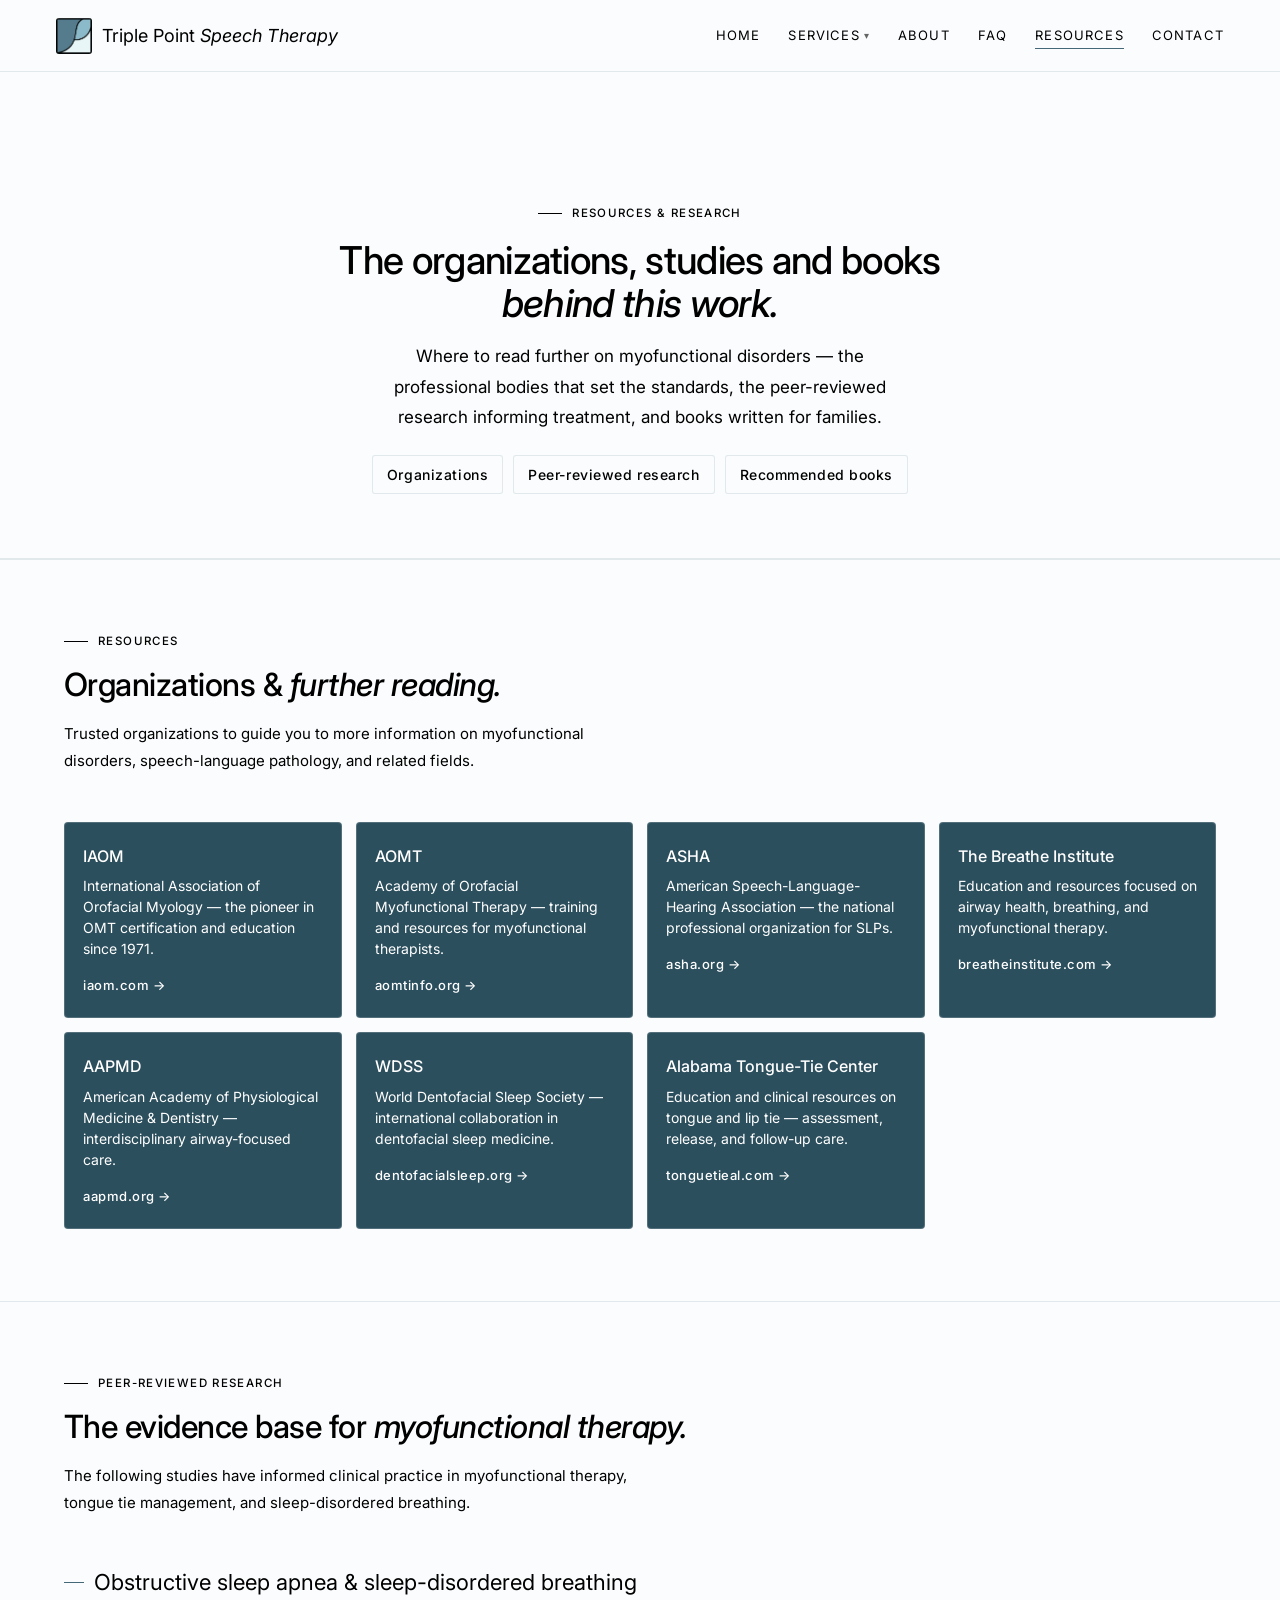
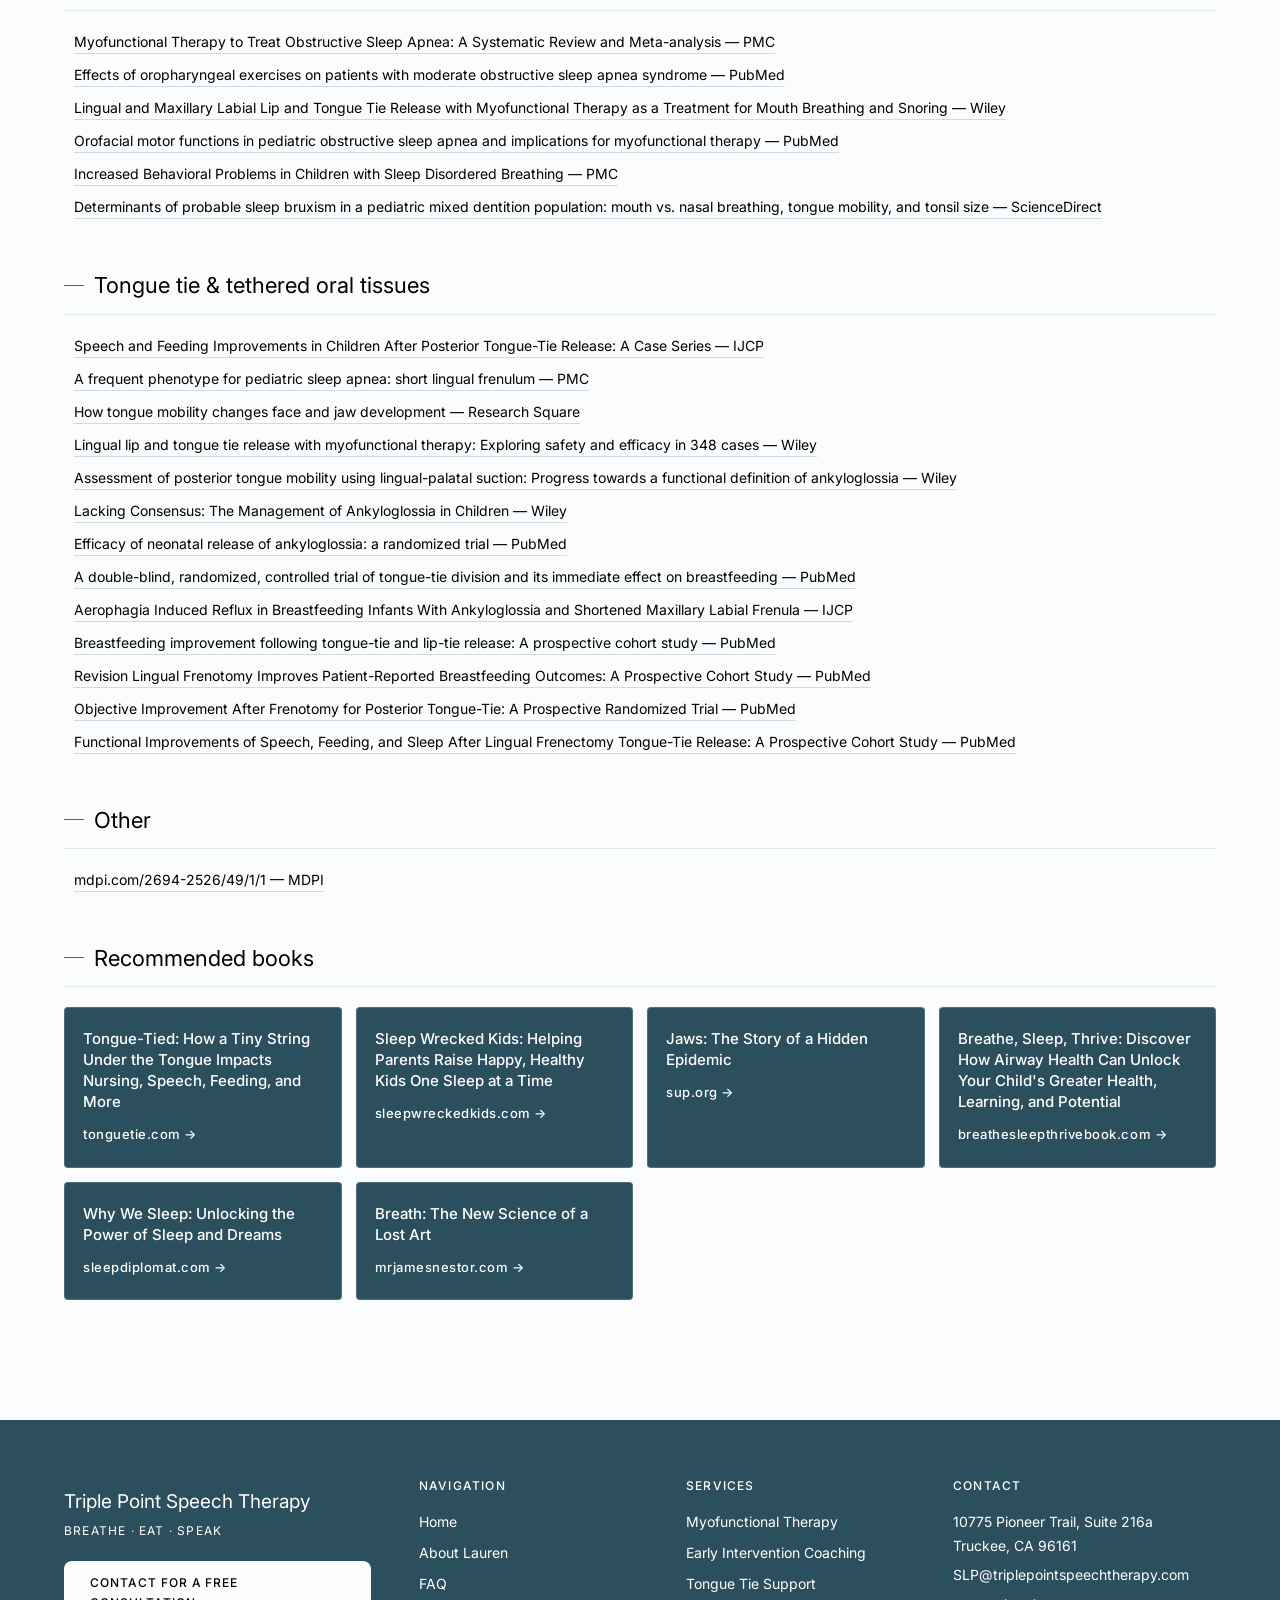
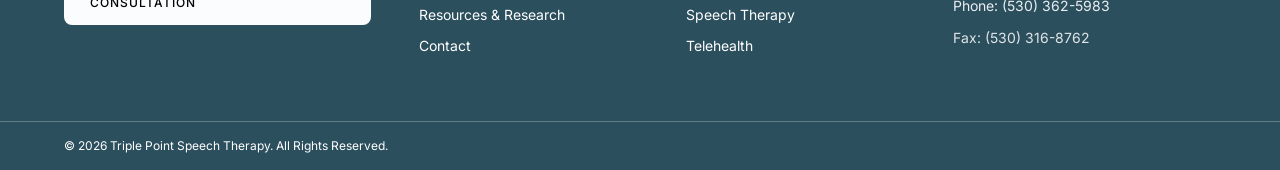
<file: resources.html>
<!DOCTYPE html>
<html lang="en">
<head>
<meta charset="UTF-8">
<meta name="viewport" content="width=device-width,initial-scale=1">
<title>Resources &amp; Research | Triple Point Speech Therapy</title>
  <link rel="canonical" href="https://triplepointspeechtherapy.com/resources.html">
<meta name="description" content="Trusted organizations, peer-reviewed research, and recommended books on orofacial myofunctional therapy, tongue tie, and sleep-disordered breathing.">
<link rel="icon" type="image/png" href="favicon.png">
<link rel="preconnect" href="https://fonts.googleapis.com">
<link rel="preconnect" href="https://fonts.gstatic.com" crossorigin>
<link rel="stylesheet" href="https://fonts.googleapis.com/css2?family=Inter:ital,opsz,wght@0,14..32,400;0,14..32,500;0,14..32,600;0,14..32,700;1,14..32,400;1,14..32,500&amp;display=swap">
<link rel="stylesheet" href="css/style.css">
<style>
.resources-section{padding:72px 64px;background:var(--mist);border-top:1px solid var(--border)}
.resources-grid{display:grid;grid-template-columns:repeat(auto-fit,minmax(220px,1fr));gap:14px;margin-top:36px}
.resource-card{background:var(--white);border:1px solid var(--border);border-radius:4px;padding:20px 18px;transition:all .2s}
.resource-card:hover{border-color:var(--slate);transform:translateY(-2px)}
.resource-card h4{font-family:'Inter',-apple-system,'Segoe UI',Helvetica,Arial,sans-serif;font-size:16px;font-weight:500;color:var(--deep);margin-bottom:6px}
.resource-card p{font-size:14px;color:var(--muted);line-height:1.5;margin-bottom:12px}
.resource-card a{font-size:13px;color:var(--slate);font-weight:500;letter-spacing:.04em;text-decoration:none}
.research-section{padding:72px 64px;background:var(--white);border-top:1px solid var(--border)}
.research-group{margin-bottom:48px}
.research-group-title{font-family:'Inter',-apple-system,'Segoe UI',Helvetica,Arial,sans-serif;font-size:22px;font-weight:400;color:var(--deep);margin-bottom:20px;padding-bottom:10px;border-bottom:1px solid var(--border);display:flex;align-items:center;gap:10px}
.research-group-title::before{content:'';width:20px;height:1px;background:var(--slate)}
.research-list{list-style:none;display:flex;flex-direction:column;gap:10px}
.research-list li{display:flex;align-items:baseline;gap:10px}
.research-list li::before{content:'';color:var(--steel);font-size:7px;flex-shrink:0;margin-top:4px}
.research-list a{font-size:14px;color:var(--ink);line-height:1.5;text-decoration:none;border-bottom:1px solid rgba(85,124,141,.25);transition:color .2s;padding-bottom:1px}
.research-list a:hover{color:var(--slate);border-color:var(--slate)}
.books-grid{display:grid;grid-template-columns:repeat(auto-fit,minmax(220px,1fr));gap:14px;margin-top:8px}
.book-card{background:var(--mist);border:1px solid var(--border);border-radius:4px;padding:20px 18px}
.book-card h4{font-family:'Inter',-apple-system,'Segoe UI',Helvetica,Arial,sans-serif;font-size:15px;font-weight:500;color:var(--deep);line-height:1.4;margin-bottom:8px}
.book-card a{font-size:13px;color:var(--slate);font-weight:500;letter-spacing:.04em}

/* Jump links */
.res-jump{display:flex;flex-wrap:wrap;gap:10px;margin-top:22px}
.res-jump a{font-size:14px;font-weight:500;letter-spacing:.04em;color:var(--slate);background:var(--white);border:1px solid var(--border);border-radius:3px;padding:7px 14px;text-decoration:none;transition:all .2s}
.res-jump a:hover{border-color:var(--slate);color:var(--deep)}

/* Hero: centered, and without the tinted band so it sits on the page colour.
   These come after css/style.css, so they win on order alone — no !important. */
.page-hero{background:var(--white);text-align:center}
.page-hero .eyebrow{justify-content:center}
.page-hero h1{margin-left:auto;margin-right:auto}
.page-hero p{margin-left:auto;margin-right:auto}
.res-jump{justify-content:center}

/* Organizations: plain white section, cards inverted to deep blue.
   The white type needs !important because css/style.css paints every text
   node black with !important; nothing else here does, so order suffices. */
.resources-section{background:var(--white)}
.resource-card{background:var(--deep);border-color:rgba(255,255,255,.18)}
.resource-card, .resource-card *{color:#FFFFFF !important}
.resource-card:hover{border-color:var(--deep)}

/* Recommended books: same inversion as the organization cards above. */
.book-card{background:var(--deep);border-color:rgba(255,255,255,.18)}
.book-card, .book-card *{color:#FFFFFF !important}

/* Closing CTA */

@media(max-width:900px){
  .resources-section,.research-section{padding:48px 24px}
}
@media(max-width:768px){
  .page-hero{padding:28px 20px 20px}
  .page-hero h1{font-size:24px;line-height:1.2}
  .resources-grid,.books-grid{grid-template-columns:1fr}
  .resources-section,.research-section{padding:24px 20px}
  .section-h2{font-size:20px}
  .eyebrow{font-size:10.5px}
}
</style>
  <meta property="og:title" content="Resources &amp; Research | Triple Point Speech Therapy">
  <meta property="og:description" content="Trusted organizations, peer-reviewed research, and recommended books on orofacial myofunctional therapy, tongue tie, and sleep-disordered breathing.">
  <meta property="og:type" content="website">
  <meta property="og:url" content="https://triplepointspeechtherapy.com/resources.html">
  <meta property="og:image" content="https://triplepointspeechtherapy.com/about_photo.jpg">
  <script type="application/ld+json">
  {
    "@context": "https://schema.org",
    "@type": "MedicalBusiness",
    "@id": "https://triplepointspeechtherapy.com/#business",
    "name": "Triple Point Speech Therapy",
    "description": "Orofacial myofunctional therapy, early intervention coaching, speech therapy, and tongue tie/lip tie support for infants, children, and adults, based in Truckee, CA, with telehealth available throughout California.",
    "url": "https://triplepointspeechtherapy.com/",
    "image": "https://triplepointspeechtherapy.com/about_photo.jpg",
    "email": "SLP@triplepointspeechtherapy.com",
    "telephone": "+1-530-362-5983",
    "faxNumber": "+1-530-316-8762",
    "address": {
      "@type": "PostalAddress",
      "streetAddress": "10775 Pioneer Trail, Suite 216a",
      "addressLocality": "Truckee",
      "addressRegion": "CA",
      "postalCode": "96161",
      "addressCountry": "US"
    },
    "geo": { "@type": "GeoCoordinates", "latitude": 39.3280, "longitude": -120.1658 },
    "hasMap": "https://www.google.com/maps?cid=14306297196954875383",
    "areaServed": [
      { "@type": "Place", "name": "Truckee, CA" },
      { "@type": "Place", "name": "Lake Tahoe, CA" },
      { "@type": "Place", "name": "Mammoth Lakes, CA" },
      { "@type": "Place", "name": "Bishop, CA" },
      { "@type": "Place", "name": "San Francisco, CA" },
      { "@type": "Place", "name": "Oakland, CA" },
      { "@type": "Place", "name": "San Jose, CA" },
      { "@type": "Place", "name": "Berkeley, CA" },
      { "@type": "Place", "name": "San Francisco Bay Area, CA" },
      { "@type": "State", "name": "California" }
    ],
    "founder": { "@type": "Person", "name": "Lauren O'Connor" },
    "knowsAbout": ["Orofacial myofunctional therapy", "Speech-language pathology", "Early intervention", "Tongue tie and lip tie", "Sleep-disordered breathing", "TMJ dysfunction"],
    "openingHoursSpecification": [{
      "@type": "OpeningHoursSpecification",
      "dayOfWeek": ["Monday", "Tuesday", "Wednesday", "Thursday", "Friday"],
      "opens": "09:00",
      "closes": "18:00"
    }],
    "sameAs": [
      "https://g.page/r/Cfd1qauALYrGEBM",
      "https://www.google.com/maps?cid=14306297196954875383"
    ],
    "priceRange": "$$"
  }
  </script>
</head>
<body>
<!-- nav:start -->
<nav id="main-nav">
  <a href="index.html" class="nav-logo">
    <img src="logo.png" alt="Triple Point Speech Therapy logo" width="36" height="36" style="height:36px;width:36px;object-fit:contain;border-radius:3px">
    <span>Triple Point <em>Speech Therapy</em></span>
  </a>
  <div class="nav-links">
    <a href="index.html">Home</a><div style="position:relative;display:inline-flex;align-items:center" class="nav-dropdown"><a href="myofunctional-therapy.html" style="display:flex;align-items:center;gap:4px">Services <span style="font-size:10px;opacity:.6">&#9662;</span></a><div class="nav-dropdown-menu" style="display:none;position:absolute;top:100%;left:0;padding-top:8px;background:transparent;z-index:300"><div style="background:var(--white);border:1px solid var(--border);border-radius:4px;min-width:240px;box-shadow:0 8px 24px rgba(44,79,94,.1);overflow:hidden"><a href="myofunctional-therapy.html" style="display:block;padding:10px 16px;font-size:14px;color:var(--muted);border-bottom:1px solid var(--border);text-decoration:none;transition:background .15s" onmouseover="this.style.background='var(--mist)';this.style.color='var(--deep)'" onmouseout="this.style.background='';this.style.color='var(--muted)'">Myofunctional Therapy</a><a href="early-intervention.html" style="display:block;padding:10px 16px;font-size:14px;color:var(--muted);border-bottom:1px solid var(--border);text-decoration:none;transition:background .15s" onmouseover="this.style.background='var(--mist)';this.style.color='var(--deep)'" onmouseout="this.style.background='';this.style.color='var(--muted)'">Early Intervention Coaching</a><a href="tongue-tie-support.html" style="display:block;padding:10px 16px;font-size:14px;color:var(--muted);border-bottom:1px solid var(--border);text-decoration:none;transition:background .15s" onmouseover="this.style.background='var(--mist)';this.style.color='var(--deep)'" onmouseout="this.style.background='';this.style.color='var(--muted)'">Tongue Tie Support</a><a href="speech-therapy.html" style="display:block;padding:10px 16px;font-size:14px;color:var(--muted);border-bottom:1px solid var(--border);text-decoration:none;transition:background .15s" onmouseover="this.style.background='var(--mist)';this.style.color='var(--deep)'" onmouseout="this.style.background='';this.style.color='var(--muted)'">Speech Therapy</a><a href="telehealth-bay-area.html" style="display:block;padding:10px 16px;font-size:14px;color:var(--muted);border-bottom:1px solid var(--border);text-decoration:none;transition:background .15s" onmouseover="this.style.background='var(--mist)';this.style.color='var(--deep)'" onmouseout="this.style.background='';this.style.color='var(--muted)'">Telehealth</a></div></div></div><a href="about.html">About</a><a href="faq.html">FAQ</a><a href="resources.html" class="active">Resources</a><a href="contact.html">Contact</a>
  </div>
  <button class="nav-hamburger" onclick="toggleMenu()" aria-label="Toggle menu">&#9776;</button>
</nav>
<div class="nav-mobile" id="nav-mobile">
  <a href="index.html">Home</a><div style="position:relative;display:inline-flex;align-items:center" class="nav-dropdown"><a href="myofunctional-therapy.html" style="display:flex;align-items:center;gap:4px">Services <span style="font-size:10px;opacity:.6">&#9662;</span></a><div class="nav-dropdown-menu" style="display:none;position:absolute;top:100%;left:0;padding-top:8px;background:transparent;z-index:300"><div style="background:var(--white);border:1px solid var(--border);border-radius:4px;min-width:240px;box-shadow:0 8px 24px rgba(44,79,94,.1);overflow:hidden"><a href="myofunctional-therapy.html" style="display:block;padding:10px 16px;font-size:14px;color:var(--muted);border-bottom:1px solid var(--border);text-decoration:none;transition:background .15s" onmouseover="this.style.background='var(--mist)';this.style.color='var(--deep)'" onmouseout="this.style.background='';this.style.color='var(--muted)'">Myofunctional Therapy</a><a href="early-intervention.html" style="display:block;padding:10px 16px;font-size:14px;color:var(--muted);border-bottom:1px solid var(--border);text-decoration:none;transition:background .15s" onmouseover="this.style.background='var(--mist)';this.style.color='var(--deep)'" onmouseout="this.style.background='';this.style.color='var(--muted)'">Early Intervention Coaching</a><a href="tongue-tie-support.html" style="display:block;padding:10px 16px;font-size:14px;color:var(--muted);border-bottom:1px solid var(--border);text-decoration:none;transition:background .15s" onmouseover="this.style.background='var(--mist)';this.style.color='var(--deep)'" onmouseout="this.style.background='';this.style.color='var(--muted)'">Tongue Tie Support</a><a href="speech-therapy.html" style="display:block;padding:10px 16px;font-size:14px;color:var(--muted);border-bottom:1px solid var(--border);text-decoration:none;transition:background .15s" onmouseover="this.style.background='var(--mist)';this.style.color='var(--deep)'" onmouseout="this.style.background='';this.style.color='var(--muted)'">Speech Therapy</a><a href="telehealth-bay-area.html" style="display:block;padding:10px 16px;font-size:14px;color:var(--muted);border-bottom:1px solid var(--border);text-decoration:none;transition:background .15s" onmouseover="this.style.background='var(--mist)';this.style.color='var(--deep)'" onmouseout="this.style.background='';this.style.color='var(--muted)'">Telehealth</a></div></div></div><a href="about.html">About</a><a href="faq.html">FAQ</a><a href="resources.html" class="active">Resources</a><a href="contact.html">Contact</a>
</div>
<!-- nav:end -->

<div class="page-hero">
  <div class="eyebrow">Resources &amp; Research</div>
  <h1>The organizations, studies and books <em>behind this work.</em></h1>
  <p>Where to read further on myofunctional disorders — the professional bodies that set the standards, the peer-reviewed research informing treatment, and books written for families.</p>
  <div class="res-jump">
    <a href="#resources">Organizations</a>
    <a href="#research">Peer-reviewed research</a>
    <a href="#books">Recommended books</a>
  </div>
</div>

<section id="resources" class="resources-section">
  <div class="eyebrow">Resources</div>
  <h2 class="section-h2">Organizations &amp; <em>further reading.</em></h2>
  <p class="section-intro">Trusted organizations to guide you to more information on myofunctional disorders, speech-language pathology, and related fields.</p>
  <div class="resources-grid">
    <div class="resource-card">
      <h4>IAOM</h4>
      <p>International Association of Orofacial Myology — the pioneer in OMT certification and education since 1971.</p>
      <a href="https://iaom.com/" target="_blank" rel="noopener">iaom.com →</a>
    </div>
    <div class="resource-card">
      <h4>AOMT</h4>
      <p>Academy of Orofacial Myofunctional Therapy — training and resources for myofunctional therapists.</p>
      <a href="https://aomtinfo.org/" target="_blank" rel="noopener">aomtinfo.org →</a>
    </div>
    <div class="resource-card">
      <h4>ASHA</h4>
      <p>American Speech-Language-Hearing Association — the national professional organization for SLPs.</p>
      <a href="https://www.asha.org/" target="_blank" rel="noopener">asha.org →</a>
    </div>
    <div class="resource-card">
      <h4>The Breathe Institute</h4>
      <p>Education and resources focused on airway health, breathing, and myofunctional therapy.</p>
      <a href="https://breatheinstitute.com/" target="_blank" rel="noopener">breatheinstitute.com →</a>
    </div>
    <div class="resource-card">
      <h4>AAPMD</h4>
      <p>American Academy of Physiological Medicine &amp; Dentistry — interdisciplinary airway-focused care.</p>
      <a href="https://www.aapmd.org/" target="_blank" rel="noopener">aapmd.org →</a>
    </div>
    <div class="resource-card">
      <h4>WDSS</h4>
      <p>World Dentofacial Sleep Society — international collaboration in dentofacial sleep medicine.</p>
      <a href="https://dentofacialsleep.org/" target="_blank" rel="noopener">dentofacialsleep.org →</a>
    </div>
    <div class="resource-card">
      <h4>Alabama Tongue-Tie Center</h4>
      <p>Education and clinical resources on tongue and lip tie — assessment, release, and follow-up care.</p>
      <a href="https://tonguetieal.com/" target="_blank" rel="noopener">tonguetieal.com →</a>
    </div>
  </div>
</section>

<!-- RESEARCH -->
<section id="research" class="research-section">
  <div class="eyebrow">Peer-reviewed research</div>
  <h2 class="section-h2">The evidence base for <em>myofunctional therapy.</em></h2>
  <p class="section-intro">The following studies have informed clinical practice in myofunctional therapy, tongue tie management, and sleep-disordered breathing.</p>

  <div class="research-group">
    <div class="research-group-title">Obstructive sleep apnea &amp; sleep-disordered breathing</div>
    <ul class="research-list">
      <li><a href="https://pmc.ncbi.nlm.nih.gov/articles/PMC4402674/" target="_blank" rel="noopener">Myofunctional Therapy to Treat Obstructive Sleep Apnea: A Systematic Review and Meta-analysis — PMC</a></li>
      <li><a href="https://pubmed.ncbi.nlm.nih.gov/19234106/" target="_blank" rel="noopener">Effects of oropharyngeal exercises on patients with moderate obstructive sleep apnea syndrome — PubMed</a></li>
      <li><a href="https://onlinelibrary.wiley.com/doi/10.1155/2019/3408053" target="_blank" rel="noopener">Lingual and Maxillary Labial Lip and Tongue Tie Release with Myofunctional Therapy as a Treatment for Mouth Breathing and Snoring — Wiley</a></li>
      <li><a href="https://pubmed.ncbi.nlm.nih.gov/27729152/" target="_blank" rel="noopener">Orofacial motor functions in pediatric obstructive sleep apnea and implications for myofunctional therapy — PubMed</a></li>
      <li><a href="https://pmc.ncbi.nlm.nih.gov/articles/PMC9479439/" target="_blank" rel="noopener">Increased Behavioral Problems in Children with Sleep Disordered Breathing — PMC</a></li>
      <li><a href="https://www.sciencedirect.com/science/article/abs/pii/S1389945720304998" target="_blank" rel="noopener">Determinants of probable sleep bruxism in a pediatric mixed dentition population: mouth vs. nasal breathing, tongue mobility, and tonsil size — ScienceDirect</a></li>
    </ul>
  </div>

  <div class="research-group">
    <div class="research-group-title">Tongue tie &amp; tethered oral tissues</div>
    <ul class="research-list">
      <li><a href="https://theijcp.org/index.php/ijcp/article/view/295" target="_blank" rel="noopener">Speech and Feeding Improvements in Children After Posterior Tongue-Tie Release: A Case Series — IJCP</a></li>
      <li><a href="https://pmc.ncbi.nlm.nih.gov/articles/PMC5034598/" target="_blank" rel="noopener">A frequent phenotype for pediatric sleep apnea: short lingual frenulum — PMC</a></li>
      <li><a href="https://www.researchsquare.com/article/rs-5727/v1" target="_blank" rel="noopener">How tongue mobility changes face and jaw development — Research Square</a></li>
      <li><a href="https://onlinelibrary.wiley.com/doi/10.1002/lio2.297" target="_blank" rel="noopener">Lingual lip and tongue tie release with myofunctional therapy: Exploring safety and efficacy in 348 cases — Wiley</a></li>
      <li><a href="https://onlinelibrary.wiley.com/doi/full/10.1111/joor.13144" target="_blank" rel="noopener">Assessment of posterior tongue mobility using lingual-palatal suction: Progress towards a functional definition of ankyloglossia — Wiley</a></li>
      <li><a href="https://onlinelibrary.wiley.com/doi/full/10.1111/joor.12791" target="_blank" rel="noopener">Lacking Consensus: The Management of Ankyloglossia in Children — Wiley</a></li>
      <li><a href="https://pubmed.ncbi.nlm.nih.gov/21768318/" target="_blank" rel="noopener">Efficacy of neonatal release of ankyloglossia: a randomized trial — PubMed</a></li>
      <li><a href="https://pubmed.ncbi.nlm.nih.gov/21999476/" target="_blank" rel="noopener">A double-blind, randomized, controlled trial of tongue-tie division and its immediate effect on breastfeeding — PubMed</a></li>
      <li><a href="https://www.theijcp.org/index.php/ijcp/article/view/246" target="_blank" rel="noopener">Aerophagia Induced Reflux in Breastfeeding Infants With Ankyloglossia and Shortened Maxillary Labial Frenula — IJCP</a></li>
      <li><a href="https://pubmed.ncbi.nlm.nih.gov/27641715/" target="_blank" rel="noopener">Breastfeeding improvement following tongue-tie and lip-tie release: A prospective cohort study — PubMed</a></li>
      <li><a href="https://pubmed.ncbi.nlm.nih.gov/29787680/" target="_blank" rel="noopener">Revision Lingual Frenotomy Improves Patient-Reported Breastfeeding Outcomes: A Prospective Cohort Study — PubMed</a></li>
      <li><a href="https://pubmed.ncbi.nlm.nih.gov/34491142/" target="_blank" rel="noopener">Objective Improvement After Frenotomy for Posterior Tongue-Tie: A Prospective Randomized Trial — PubMed</a></li>
      <li><a href="https://pubmed.ncbi.nlm.nih.gov/32462918/" target="_blank" rel="noopener">Functional Improvements of Speech, Feeding, and Sleep After Lingual Frenectomy Tongue-Tie Release: A Prospective Cohort Study — PubMed</a></li>
    </ul>
  </div>

  <div class="research-group">
    <div class="research-group-title">Other</div>
    <ul class="research-list">
      <li><a href="https://www.mdpi.com/2694-2526/49/1/1" target="_blank" rel="noopener">mdpi.com/2694-2526/49/1/1 &mdash; MDPI</a></li>
    </ul>
  </div>

  <div class="research-group" id="books">
    <div class="research-group-title">Recommended books</div>
    <div class="books-grid">
      <div class="book-card">
        <h4>Tongue-Tied: How a Tiny String Under the Tongue Impacts Nursing, Speech, Feeding, and More</h4>
        <a href="https://tonguetie.com/book/" target="_blank" rel="noopener">tonguetie.com →</a>
      </div>
      <div class="book-card">
        <h4>Sleep Wrecked Kids: Helping Parents Raise Happy, Healthy Kids One Sleep at a Time</h4>
        <a href="https://sleepwreckedkids.com/" target="_blank" rel="noopener">sleepwreckedkids.com →</a>
      </div>
      <div class="book-card">
        <h4>Jaws: The Story of a Hidden Epidemic</h4>
        <a href="https://www.sup.org/books/science/jaws" target="_blank" rel="noopener">sup.org →</a>
      </div>
      <div class="book-card">
        <h4>Breathe, Sleep, Thrive: Discover How Airway Health Can Unlock Your Child's Greater Health, Learning, and Potential</h4>
        <a href="https://breathesleepthrivebook.com/" target="_blank" rel="noopener">breathesleepthrivebook.com →</a>
      </div>
      <div class="book-card">
        <h4>Why We Sleep: Unlocking the Power of Sleep and Dreams</h4>
        <a href="https://www.sleepdiplomat.com/" target="_blank" rel="noopener">sleepdiplomat.com →</a>
      </div>
      <div class="book-card">
        <h4>Breath: The New Science of a Lost Art</h4>
        <a href="https://www.mrjamesnestor.com/breath-book" target="_blank" rel="noopener">mrjamesnestor.com →</a>
      </div>
    </div>
  </div>

</section>

<!-- footer:start -->
<footer>
  <div class="footer-brand">
    <div class="footer-name">Triple Point Speech Therapy</div>
    <div class="footer-tagline">Breathe &middot; Eat &middot; Speak</div>
    <a href="contact.html" class="btn-light footer-cta">Contact for a Free Consultation</a>
  </div>
  <div class="footer-col">
    <h4>Navigation</h4>
    <a href="index.html">Home</a>
    <a href="about.html">About Lauren</a>
    <a href="faq.html">FAQ</a>
    <a href="resources.html">Resources &amp; Research</a>
    <a href="contact.html">Contact</a>
  </div>
  <div class="footer-col">
    <h4>Services</h4>
    <a href="myofunctional-therapy.html">Myofunctional Therapy</a>
    <a href="early-intervention.html">Early Intervention Coaching</a>
    <a href="tongue-tie-support.html">Tongue Tie Support</a>
    <a href="speech-therapy.html">Speech Therapy</a>
    <a href="telehealth-bay-area.html">Telehealth</a>
  </div>
  <div class="footer-col">
    <h4>Contact</h4>
    <p>10775 Pioneer Trail, Suite 216a<br>Truckee, CA 96161</p>
    <a href="mailto:SLP@triplepointspeechtherapy.com">SLP@triplepointspeechtherapy.com</a>
    <p style="margin-top:6px;font-size:14px;opacity:.9"><a href="tel:+15303625983">Phone: (530) 362-5983</a></p>
    <p style="margin-top:4px;font-size:14px;opacity:.85">Fax: (530) 316-8762</p>
  </div>
</footer>
<div class="footer-bottom">
  <span>&copy; 2026 Triple Point Speech Therapy. All Rights Reserved.</span>
</div>
<!-- footer:end -->

<script src="js/shared.js"></script>
</body>
</html>
</file>
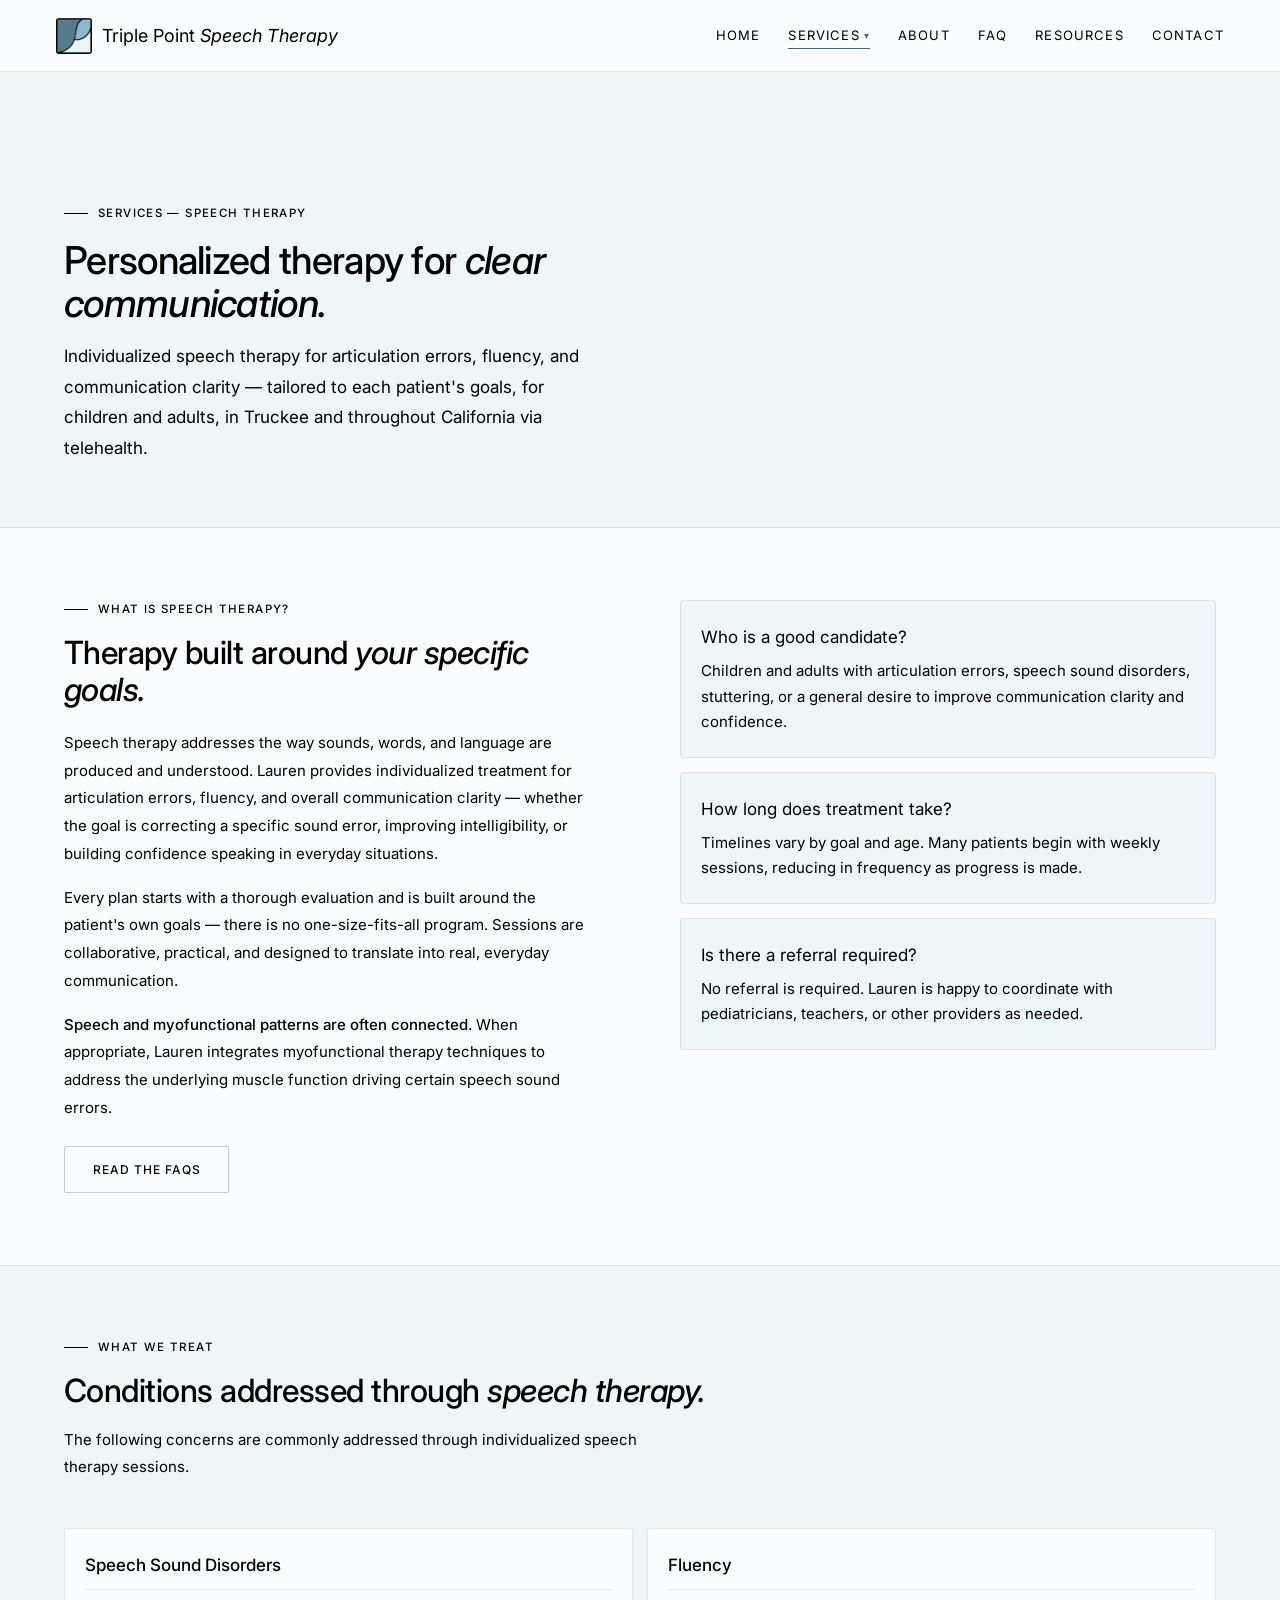
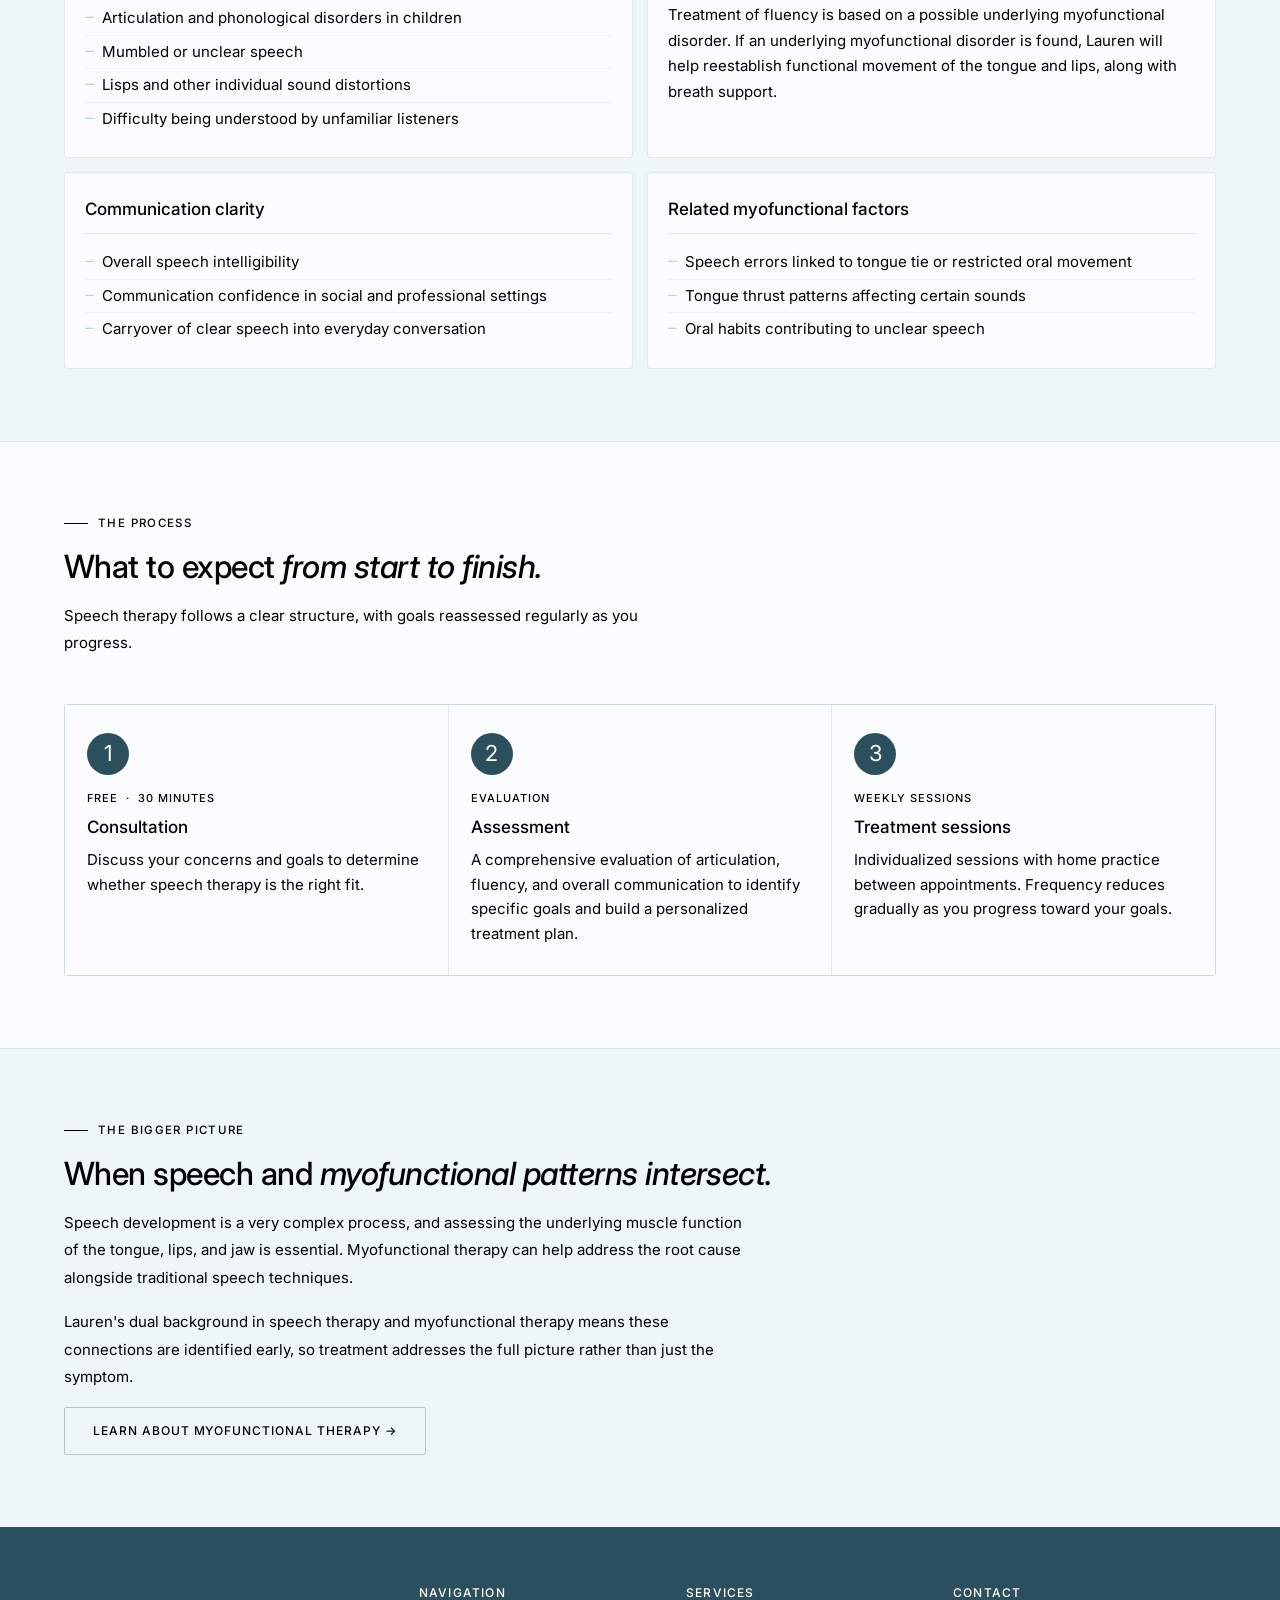
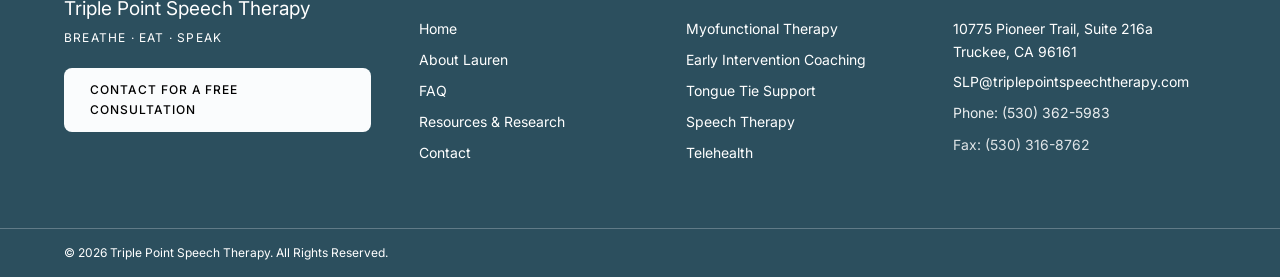
<file: speech-therapy.html>
<!DOCTYPE html>
<html lang="en">
<head>
<meta charset="UTF-8">
<meta name="viewport" content="width=device-width,initial-scale=1">
<title>Speech Therapy for Kids &amp; Adults | Truckee &amp; Tahoe, CA</title>
  <link rel="canonical" href="https://triplepointspeechtherapy.com/speech-therapy.html">
<meta name="description" content="Personalized therapy for articulation, fluency, and communication clarity in children and adults. Serving Truckee, Lake Tahoe, and all of California.">
<link rel="icon" type="image/png" href="favicon.png">
<link rel="preconnect" href="https://fonts.googleapis.com">
<link rel="preconnect" href="https://fonts.gstatic.com" crossorigin>
<link rel="stylesheet" href="https://fonts.googleapis.com/css2?family=Inter:ital,opsz,wght@0,14..32,400;0,14..32,500;0,14..32,600;0,14..32,700;1,14..32,400;1,14..32,500&amp;display=swap">
<link rel="stylesheet" href="css/style.css">
<style>
/* INTRO */
.st-intro{padding:72px 64px;background:var(--white)}
.st-intro-grid{display:grid;grid-template-columns:1fr 1fr;gap:80px;align-items:start}
.st-intro-body p{font-size:15px;color:var(--muted);line-height:1.85;margin-bottom:16px}
.st-intro-body strong{color:var(--ink);font-weight:500}
.st-aside{display:flex;flex-direction:column;gap:14px}
.st-aside-card{background:var(--mist);border:1px solid var(--border);border-radius:4px;padding:22px 20px}
.st-aside-card h4{font-family:'Inter',-apple-system,'Segoe UI',Helvetica,Arial,sans-serif;font-size:17px;font-weight:400;color:var(--deep);margin-bottom:7px}
.st-aside-card p{font-size:15px;color:var(--muted);line-height:1.7}
/* WHAT WE TREAT */
.st-treat-section{padding:72px 64px;background:var(--mist);border-top:1px solid var(--border)}
.st-treat-grid{display:grid;grid-template-columns:repeat(2,1fr);gap:14px;margin-top:36px}
.tsc2{background:var(--white);border:1px solid var(--border);border-radius:4px;padding:22px 20px;transition:border-color .2s}
.tsc2:hover{border-color:var(--slate)}
.tsc2-title{font-family:'Inter',-apple-system,'Segoe UI',Helvetica,Arial,sans-serif;font-size:17px;font-weight:500;color:var(--deep);margin-bottom:12px;padding-bottom:10px;border-bottom:1px solid var(--border)}
.tsl2{list-style:none}
.tsl2 li{font-size:15px;color:var(--muted);padding:5px 0;border-bottom:1px solid rgba(85,124,141,.07);display:flex;gap:8px;line-height:1.5}
.tsl2 li:last-child{border-bottom:none}
.tsl2 li::before{content:'—';color:var(--steel);font-size:9px;flex-shrink:0;margin-top:3px}
/* PROCESS */
.process-section{padding:72px 64px;background:var(--white);border-top:1px solid var(--border)}
.process-steps{display:grid;grid-template-columns:repeat(3,1fr);gap:1px;background:var(--border);border:1px solid var(--border);border-radius:4px;margin-top:40px}
.process-step{background:var(--white);padding:28px 22px}
.step-num{width:42px;height:42px;border-radius:50%;background:var(--deep);color:var(--mist);font-family:'Inter',-apple-system,'Segoe UI',Helvetica,Arial,sans-serif;font-size:22px;display:flex;align-items:center;justify-content:center;margin-bottom:14px}
.step-tag{font-size:11px;font-weight:500;letter-spacing:.09em;text-transform:uppercase;color:var(--slate);margin-bottom:6px}
.process-step h4{font-family:'Inter',-apple-system,'Segoe UI',Helvetica,Arial,sans-serif;font-size:17px;font-weight:500;color:var(--deep);margin-bottom:7px}
.process-step p{font-size:15px;color:var(--muted);line-height:1.65}
/* CONNECTION TO OMT */
.st-connect-section{padding:72px 64px;background:var(--mist);border-top:1px solid var(--border)}
.st-connect-body p{font-size:15px;color:var(--muted);line-height:1.85;margin-bottom:16px;max-width:min(680px,100%)}
@media(max-width:900px){
  .st-intro,.st-treat-section,.process-section,.st-connect-section{padding:48px 24px}
  .st-intro-grid,.st-treat-grid{grid-template-columns:1fr;gap:32px}
  .process-steps{grid-template-columns:1fr}
}

@media(max-width:768px){
  .page-hero{padding:28px 20px 20px}
  .page-hero h1{font-size:24px;line-height:1.2}
  .intro-grid,.about-grid,.about-layout,.ei-intro,.feeding-grid,.airway-grid,.contact-grid{grid-template-columns:1fr;gap:24px}
  .service-block,.service-block.reverse{grid-template-columns:1fr;gap:20px}
  .service-block.reverse .service-visual{order:0}
  .service-block.reverse .service-content{order:1}
  .collab-grid,.cred-badges-grid,.res-grid,.books-grid,.treat-grid,.psteps,.coaching-grid{grid-template-columns:1fr}
  .psteps{gap:1px}
  .about-main,.services-main,.faq-main,.contact-main,.intro,.treat,.process,.team,.collab,.cred-section,.resources,.research,.coaching,.feeding,.ei-main{padding:24px 20px}
  .faq-layout{grid-template-columns:1fr}
  .faq-nav{display:none}
  .contact-grid{grid-template-columns:1fr}
  .map-section{padding:0 20px 28px}
  .cta-primary-block{padding:28px 20px}
  .cta-primary-block h2{font-size:20px}
  .email-block{padding:24px 20px}
  .contact-details-row{grid-template-columns:1fr 1fr}
  .cred-grid{grid-template-columns:repeat(2,1fr)}
  .tel{flex-direction:column;padding:20px;gap:14px}
  .tel .btn-l{width:100%;text-align:center}
  .section-h2{font-size:20px}
  .sh2{font-size:18px}
  .eyebrow{font-size:10.5px}
}

</style>
  <meta property="og:title" content="Speech Therapy for Kids &amp; Adults | Truckee &amp; Tahoe, CA">
  <meta property="og:description" content="Personalized therapy for articulation, fluency, and communication clarity in children and adults. Serving Truckee, Lake Tahoe, and all of California.">
  <meta property="og:type" content="website">
  <meta property="og:url" content="https://triplepointspeechtherapy.com/speech-therapy.html">
  <meta property="og:image" content="https://triplepointspeechtherapy.com/about_photo.jpg">
  <script type="application/ld+json">
  {
    "@context": "https://schema.org",
    "@type": "MedicalBusiness",
    "@id": "https://triplepointspeechtherapy.com/#business",
    "name": "Triple Point Speech Therapy",
    "description": "Orofacial myofunctional therapy, early intervention coaching, speech therapy, and tongue tie/lip tie support for infants, children, and adults, based in Truckee, CA, with telehealth available throughout California.",
    "url": "https://triplepointspeechtherapy.com/",
    "image": "https://triplepointspeechtherapy.com/about_photo.jpg",
    "email": "SLP@triplepointspeechtherapy.com",
    "telephone": "+1-530-362-5983",
    "faxNumber": "+1-530-316-8762",
    "address": {
      "@type": "PostalAddress",
      "streetAddress": "10775 Pioneer Trail, Suite 216a",
      "addressLocality": "Truckee",
      "addressRegion": "CA",
      "postalCode": "96161",
      "addressCountry": "US"
    },
    "geo": { "@type": "GeoCoordinates", "latitude": 39.3280, "longitude": -120.1658 },
    "hasMap": "https://www.google.com/maps?cid=14306297196954875383",
    "areaServed": [
      { "@type": "Place", "name": "Truckee, CA" },
      { "@type": "Place", "name": "Lake Tahoe, CA" },
      { "@type": "Place", "name": "Mammoth Lakes, CA" },
      { "@type": "Place", "name": "Bishop, CA" },
      { "@type": "Place", "name": "San Francisco, CA" },
      { "@type": "Place", "name": "Oakland, CA" },
      { "@type": "Place", "name": "San Jose, CA" },
      { "@type": "Place", "name": "Berkeley, CA" },
      { "@type": "Place", "name": "San Francisco Bay Area, CA" },
      { "@type": "State", "name": "California" }
    ],
    "founder": { "@type": "Person", "name": "Lauren O'Connor" },
    "knowsAbout": ["Orofacial myofunctional therapy", "Speech-language pathology", "Early intervention", "Tongue tie and lip tie", "Sleep-disordered breathing", "TMJ dysfunction"],
    "openingHoursSpecification": [{
      "@type": "OpeningHoursSpecification",
      "dayOfWeek": ["Monday", "Tuesday", "Wednesday", "Thursday", "Friday"],
      "opens": "09:00",
      "closes": "18:00"
    }],
    "sameAs": [
      "https://g.page/r/Cfd1qauALYrGEBM",
      "https://www.google.com/maps?cid=14306297196954875383"
    ],
    "priceRange": "$$"
  }
  </script>
</head>
<body>
<!-- nav:start -->
<nav id="main-nav">
  <a href="index.html" class="nav-logo">
    <img src="logo.png" alt="Triple Point Speech Therapy logo" width="36" height="36" style="height:36px;width:36px;object-fit:contain;border-radius:3px">
    <span>Triple Point <em>Speech Therapy</em></span>
  </a>
  <div class="nav-links">
    <a href="index.html">Home</a><div style="position:relative;display:inline-flex;align-items:center" class="nav-dropdown"><a href="myofunctional-therapy.html" class="active" style="display:flex;align-items:center;gap:4px">Services <span style="font-size:10px;opacity:.6">&#9662;</span></a><div class="nav-dropdown-menu" style="display:none;position:absolute;top:100%;left:0;padding-top:8px;background:transparent;z-index:300"><div style="background:var(--white);border:1px solid var(--border);border-radius:4px;min-width:240px;box-shadow:0 8px 24px rgba(44,79,94,.1);overflow:hidden"><a href="myofunctional-therapy.html" style="display:block;padding:10px 16px;font-size:14px;color:var(--muted);border-bottom:1px solid var(--border);text-decoration:none;transition:background .15s" onmouseover="this.style.background='var(--mist)';this.style.color='var(--deep)'" onmouseout="this.style.background='';this.style.color='var(--muted)'">Myofunctional Therapy</a><a href="early-intervention.html" style="display:block;padding:10px 16px;font-size:14px;color:var(--muted);border-bottom:1px solid var(--border);text-decoration:none;transition:background .15s" onmouseover="this.style.background='var(--mist)';this.style.color='var(--deep)'" onmouseout="this.style.background='';this.style.color='var(--muted)'">Early Intervention Coaching</a><a href="tongue-tie-support.html" style="display:block;padding:10px 16px;font-size:14px;color:var(--muted);border-bottom:1px solid var(--border);text-decoration:none;transition:background .15s" onmouseover="this.style.background='var(--mist)';this.style.color='var(--deep)'" onmouseout="this.style.background='';this.style.color='var(--muted)'">Tongue Tie Support</a><a href="speech-therapy.html" style="display:block;padding:10px 16px;font-size:14px;color:var(--muted);border-bottom:1px solid var(--border);text-decoration:none;transition:background .15s" onmouseover="this.style.background='var(--mist)';this.style.color='var(--deep)'" onmouseout="this.style.background='';this.style.color='var(--muted)'">Speech Therapy</a><a href="telehealth-bay-area.html" style="display:block;padding:10px 16px;font-size:14px;color:var(--muted);border-bottom:1px solid var(--border);text-decoration:none;transition:background .15s" onmouseover="this.style.background='var(--mist)';this.style.color='var(--deep)'" onmouseout="this.style.background='';this.style.color='var(--muted)'">Telehealth</a></div></div></div><a href="about.html">About</a><a href="faq.html">FAQ</a><a href="resources.html">Resources</a><a href="contact.html">Contact</a>
  </div>
  <button class="nav-hamburger" onclick="toggleMenu()" aria-label="Toggle menu">&#9776;</button>
</nav>
<div class="nav-mobile" id="nav-mobile">
  <a href="index.html">Home</a><div style="position:relative;display:inline-flex;align-items:center" class="nav-dropdown"><a href="myofunctional-therapy.html" class="active" style="display:flex;align-items:center;gap:4px">Services <span style="font-size:10px;opacity:.6">&#9662;</span></a><div class="nav-dropdown-menu" style="display:none;position:absolute;top:100%;left:0;padding-top:8px;background:transparent;z-index:300"><div style="background:var(--white);border:1px solid var(--border);border-radius:4px;min-width:240px;box-shadow:0 8px 24px rgba(44,79,94,.1);overflow:hidden"><a href="myofunctional-therapy.html" style="display:block;padding:10px 16px;font-size:14px;color:var(--muted);border-bottom:1px solid var(--border);text-decoration:none;transition:background .15s" onmouseover="this.style.background='var(--mist)';this.style.color='var(--deep)'" onmouseout="this.style.background='';this.style.color='var(--muted)'">Myofunctional Therapy</a><a href="early-intervention.html" style="display:block;padding:10px 16px;font-size:14px;color:var(--muted);border-bottom:1px solid var(--border);text-decoration:none;transition:background .15s" onmouseover="this.style.background='var(--mist)';this.style.color='var(--deep)'" onmouseout="this.style.background='';this.style.color='var(--muted)'">Early Intervention Coaching</a><a href="tongue-tie-support.html" style="display:block;padding:10px 16px;font-size:14px;color:var(--muted);border-bottom:1px solid var(--border);text-decoration:none;transition:background .15s" onmouseover="this.style.background='var(--mist)';this.style.color='var(--deep)'" onmouseout="this.style.background='';this.style.color='var(--muted)'">Tongue Tie Support</a><a href="speech-therapy.html" style="display:block;padding:10px 16px;font-size:14px;color:var(--muted);border-bottom:1px solid var(--border);text-decoration:none;transition:background .15s" onmouseover="this.style.background='var(--mist)';this.style.color='var(--deep)'" onmouseout="this.style.background='';this.style.color='var(--muted)'">Speech Therapy</a><a href="telehealth-bay-area.html" style="display:block;padding:10px 16px;font-size:14px;color:var(--muted);border-bottom:1px solid var(--border);text-decoration:none;transition:background .15s" onmouseover="this.style.background='var(--mist)';this.style.color='var(--deep)'" onmouseout="this.style.background='';this.style.color='var(--muted)'">Telehealth</a></div></div></div><a href="about.html">About</a><a href="faq.html">FAQ</a><a href="resources.html">Resources</a><a href="contact.html">Contact</a>
</div>
<!-- nav:end -->

<div class="page-hero">
  <div class="eyebrow">Services — Speech Therapy</div>
  <h1>Personalized therapy for <em>clear communication.</em></h1>
  <p>Individualized speech therapy for articulation errors, fluency, and communication clarity — tailored to each patient's goals, for children and adults, in Truckee and throughout California via telehealth.</p>
</div>

<!-- INTRO -->
<section class="st-intro">
  <div class="st-intro-grid">
    <div class="st-intro-body">
      <div class="eyebrow">What is speech therapy?</div>
      <h2 class="section-h2" style="margin-bottom:20px">Therapy built around <em>your specific goals.</em></h2>
      <p>Speech therapy addresses the way sounds, words, and language are produced and understood. Lauren provides individualized treatment for articulation errors, fluency, and overall communication clarity — whether the goal is correcting a specific sound error, improving intelligibility, or building confidence speaking in everyday situations.</p>
      <p>Every plan starts with a thorough evaluation and is built around the patient's own goals — there is no one-size-fits-all program. Sessions are collaborative, practical, and designed to translate into real, everyday communication.</p>
      <p><strong>Speech and myofunctional patterns are often connected.</strong> When appropriate, Lauren integrates myofunctional therapy techniques to address the underlying muscle function driving certain speech sound errors.</p>
      <div style="margin-top:24px;display:flex;gap:12px;flex-wrap:wrap">
        <a href="faq.html" class="btn-secondary">Read the FAQs</a>
      </div>
    </div>
    <div class="st-aside">
      <div class="st-aside-card">
        <h4>Who is a good candidate?</h4>
        <p>Children and adults with articulation errors, speech sound disorders, stuttering, or a general desire to improve communication clarity and confidence.</p>
      </div>
      <div class="st-aside-card">
        <h4>How long does treatment take?</h4>
        <p>Timelines vary by goal and age. Many patients begin with weekly sessions, reducing in frequency as progress is made.</p>
      </div>
      <div class="st-aside-card">
        <h4>Is there a referral required?</h4>
        <p>No referral is required. Lauren is happy to coordinate with pediatricians, teachers, or other providers as needed.</p>
      </div>
    </div>
  </div>
</section>

<!-- WHAT WE TREAT -->
<section class="st-treat-section">
  <div class="eyebrow">What we treat</div>
  <h2 class="section-h2">Conditions addressed through <em>speech therapy.</em></h2>
  <p class="section-intro">The following concerns are commonly addressed through individualized speech therapy sessions.</p>
  <div class="st-treat-grid">
    <div class="tsc2"><div class="tsc2-title">Speech Sound Disorders</div><ul class="tsl2"><li>Articulation and phonological disorders in children</li><li>Mumbled or unclear speech</li><li>Lisps and other individual sound distortions</li><li>Difficulty being understood by unfamiliar listeners</li></ul></div>
    <div class="tsc2"><div class="tsc2-title">Fluency</div><p style="font-size:15px;color:var(--muted);line-height:1.7">Treatment of fluency is based on a possible underlying myofunctional disorder. If an underlying myofunctional disorder is found, Lauren will help reestablish functional movement of the tongue and lips, along with breath support.</p></div>
    <div class="tsc2"><div class="tsc2-title">Communication clarity</div><ul class="tsl2"><li>Overall speech intelligibility</li><li>Communication confidence in social and professional settings</li><li>Carryover of clear speech into everyday conversation</li></ul></div>
    <div class="tsc2"><div class="tsc2-title">Related myofunctional factors</div><ul class="tsl2"><li>Speech errors linked to tongue tie or restricted oral movement</li><li>Tongue thrust patterns affecting certain sounds</li><li>Oral habits contributing to unclear speech</li></ul></div>
  </div>
</section>

<!-- PROCESS -->
<section class="process-section">
  <div class="eyebrow">The process</div>
  <h2 class="section-h2">What to expect <em>from start to finish.</em></h2>
  <p class="section-intro">Speech therapy follows a clear structure, with goals reassessed regularly as you progress.</p>
  <div class="process-steps">
    <div class="process-step">
      <div class="step-num">1</div>
      <div class="step-tag">Free &nbsp;·&nbsp; 30 minutes</div>
      <h4>Consultation</h4>
      <p>Discuss your concerns and goals to determine whether speech therapy is the right fit.</p>
    </div>
    <div class="process-step">
      <div class="step-num">2</div>
      <div class="step-tag">Evaluation</div>
      <h4>Assessment</h4>
      <p>A comprehensive evaluation of articulation, fluency, and overall communication to identify specific goals and build a personalized treatment plan.</p>
    </div>
    <div class="process-step">
      <div class="step-num">3</div>
      <div class="step-tag">Weekly sessions</div>
      <h4>Treatment sessions</h4>
      <p>Individualized sessions with home practice between appointments. Frequency reduces gradually as you progress toward your goals.</p>
    </div>
  </div>
</section>

<!-- CONNECTION TO OMT -->
<section class="st-connect-section">
  <div class="eyebrow">The bigger picture</div>
  <h2 class="section-h2">When speech and <em>myofunctional patterns intersect.</em></h2>
  <div class="st-connect-body">
    <p>Speech development is a very complex process, and assessing the underlying muscle function of the tongue, lips, and jaw is essential. Myofunctional therapy can help address the root cause alongside traditional speech techniques.</p>
    <p>Lauren's dual background in speech therapy and myofunctional therapy means these connections are identified early, so treatment addresses the full picture rather than just the symptom.</p>
    <a href="myofunctional-therapy.html" class="btn-secondary">Learn about myofunctional therapy →</a>
  </div>
</section>

<!-- footer:start -->
<footer>
  <div class="footer-brand">
    <div class="footer-name">Triple Point Speech Therapy</div>
    <div class="footer-tagline">Breathe &middot; Eat &middot; Speak</div>
    <a href="contact.html" class="btn-light footer-cta">Contact for a Free Consultation</a>
  </div>
  <div class="footer-col">
    <h4>Navigation</h4>
    <a href="index.html">Home</a>
    <a href="about.html">About Lauren</a>
    <a href="faq.html">FAQ</a>
    <a href="resources.html">Resources &amp; Research</a>
    <a href="contact.html">Contact</a>
  </div>
  <div class="footer-col">
    <h4>Services</h4>
    <a href="myofunctional-therapy.html">Myofunctional Therapy</a>
    <a href="early-intervention.html">Early Intervention Coaching</a>
    <a href="tongue-tie-support.html">Tongue Tie Support</a>
    <a href="speech-therapy.html">Speech Therapy</a>
    <a href="telehealth-bay-area.html">Telehealth</a>
  </div>
  <div class="footer-col">
    <h4>Contact</h4>
    <p>10775 Pioneer Trail, Suite 216a<br>Truckee, CA 96161</p>
    <a href="mailto:SLP@triplepointspeechtherapy.com">SLP@triplepointspeechtherapy.com</a>
    <p style="margin-top:6px;font-size:14px;opacity:.9"><a href="tel:+15303625983">Phone: (530) 362-5983</a></p>
    <p style="margin-top:4px;font-size:14px;opacity:.85">Fax: (530) 316-8762</p>
  </div>
</footer>
<div class="footer-bottom">
  <span>&copy; 2026 Triple Point Speech Therapy. All Rights Reserved.</span>
</div>
<!-- footer:end -->
<script src="js/shared.js"></script>

<!-- MOBILE OVERRIDE -->
<style>
@media screen and (max-width: 700px) {

  /* Global — no overflow, no fixed widths */
  * { box-sizing: border-box !important; max-width: 100% !important; }
  body { overflow-x: hidden !important; }
  img { max-width: 100% !important; height: auto !important; }

  /* Convert ALL multi-column grids to single column */
  div[class*="grid"],
  div[class*="steps"],
  div[class*="cards"],
  div[class*="layout"],
  div[class*="cols"],
  div[class*="collab"],
  div[class*="treat"],
  div[class*="process"],
  div[class*="intro"],
  div[class*="cred"],
  div[class*="res-grid"],
  div[class*="coaching"],
  div[class*="feeding"],
  div[class*="contact"],
  div[class*="faq-layout"],
  div[class*="about-layout"],
  div[class*="service-block"],
  section[class*="grid"] {
    display: flex !important;
    flex-direction: column !important;
    width: 100% !important;
    overflow: visible !important;
    gap: 12px !important;
  }

  /* Service blocks */
  div.service-block,
  div.service-block.reverse {
    display: flex !important;
    flex-direction: column !important;
    width: 100% !important;
    gap: 16px !important;
  }
  div.service-block.reverse .service-visual { order: 0 !important; }
  div.service-block.reverse .service-content { order: 1 !important; }
  div.service-visual { width: 100% !important; min-height: 80px !important; }
  div.service-content { width: 100% !important; }

  /* All grid children */
  div[class*="grid"] > *,
  div[class*="steps"] > *,
  div[class*="cards"] > *,
  div[class*="cols"] > * {
    width: 100% !important;
    min-width: 0 !important;
    flex-shrink: 0 !important;
  }

  /* Page hero */
  div.page-hero { padding: 24px 16px 20px !important; }
  div.page-hero h1 { font-size: 22px !important; line-height: 1.2 !important; }

  /* Sections */
  section, div.omt-intro, div.treat-section, div.airway-section,
  div.process-section, div.multi-section, div.ei-main,
  div.coaching-section, div.feeding-section, div.about-main,
  div.collab-section, div.cred-section, div.faq-main, div.contact-main {
    padding: 24px 16px !important;
  }

  /* FAQ */
  div.faq-layout { display: flex !important; flex-direction: column !important; }
  div.faq-nav { display: none !important; }
  div.faq-content { width: 100% !important; }

  /* Contact */
  div.cta-primary-block { padding: 24px 16px !important; }
  div.cta-primary-block h2 { font-size: 18px !important; }
  div.email-block { padding: 20px 16px !important; }

  /* Typography */
  h1 { font-size: 22px !important; }
  h2 { font-size: 19px !important; }
  h3 { font-size: 16px !important; }
  p, li { font-size: 13px !important; }
}
</style>

</body>
</html>
</file>
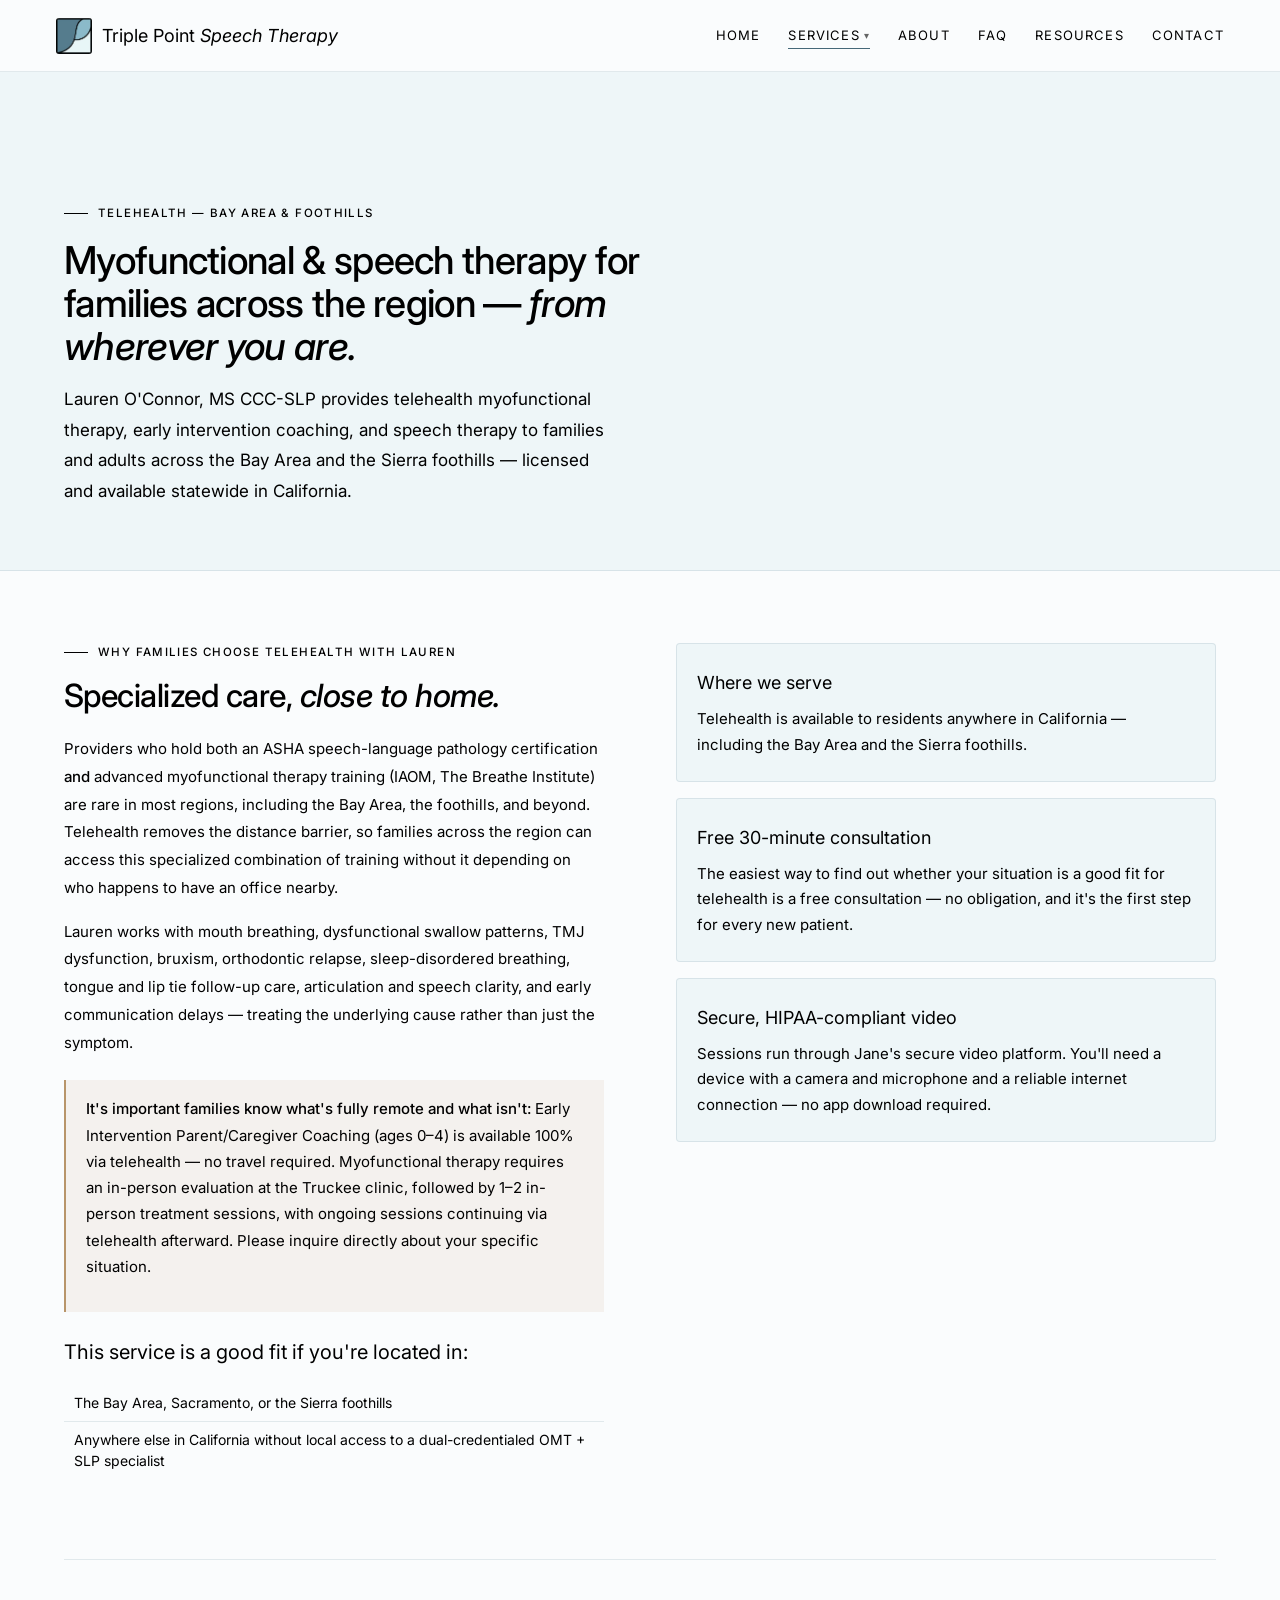
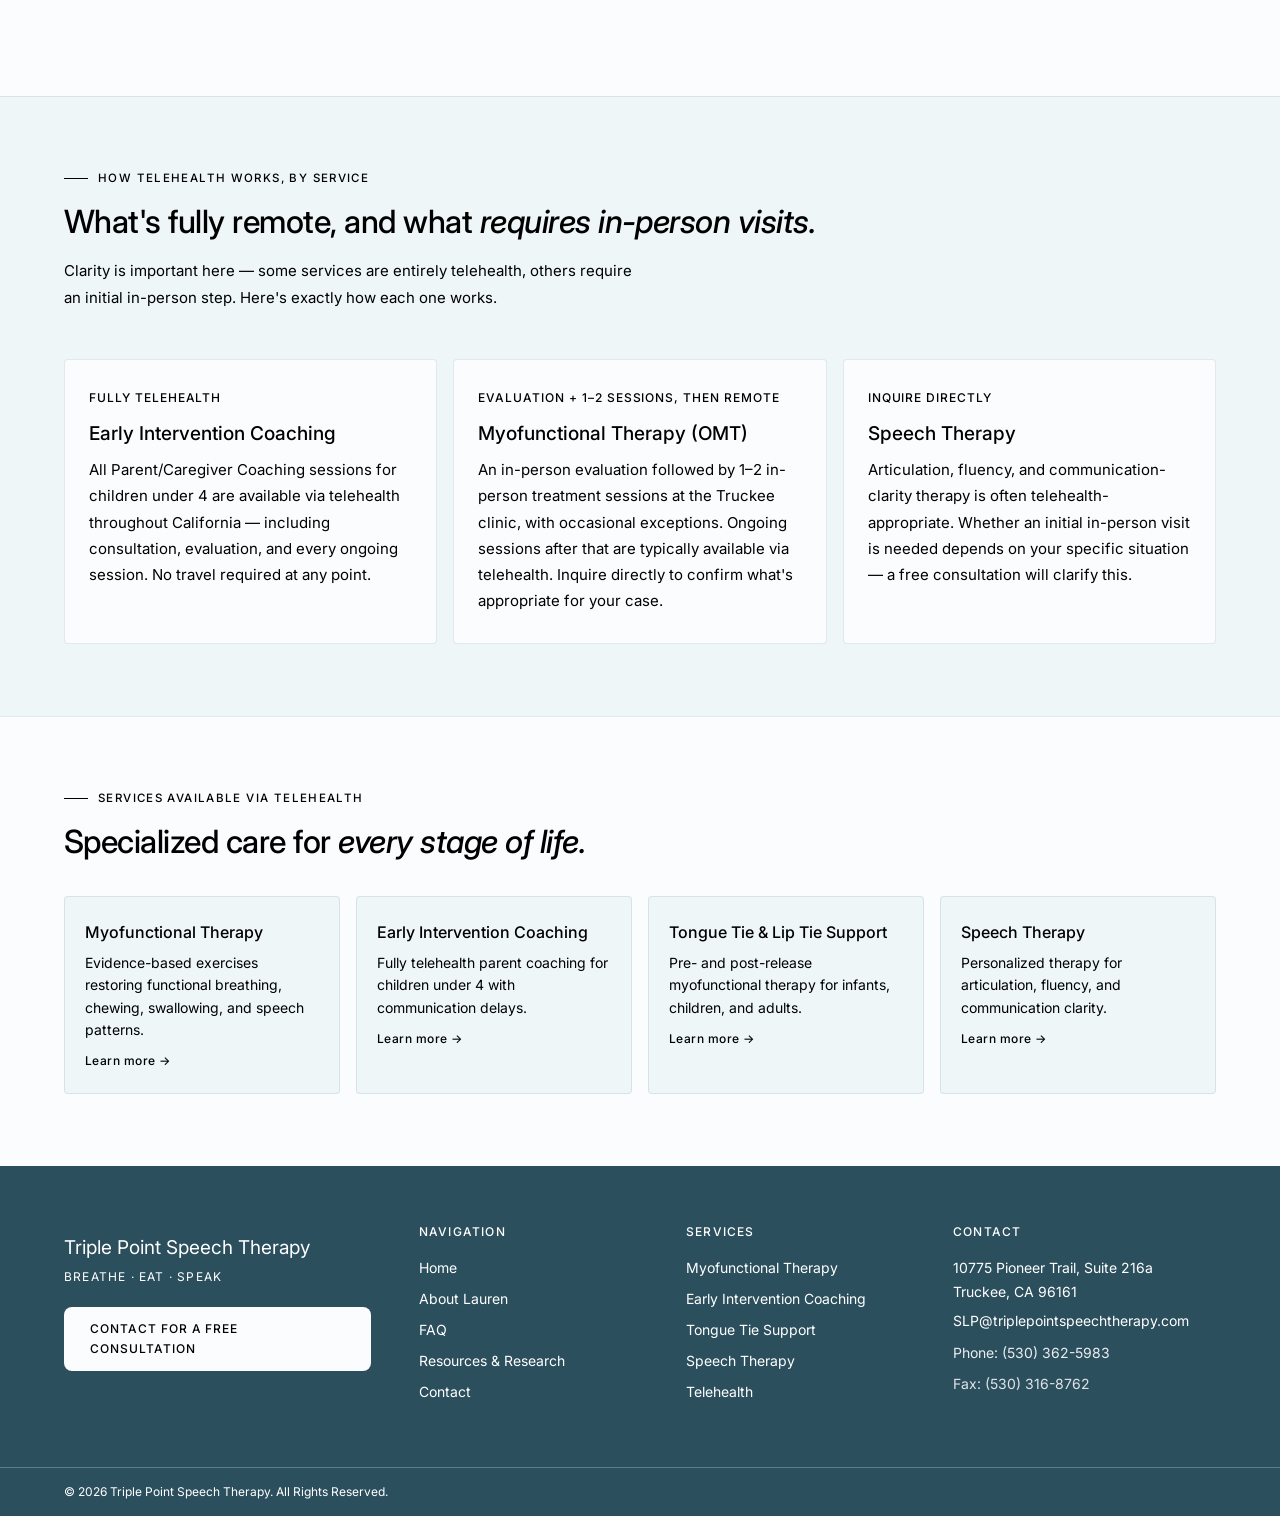
<file: telehealth-bay-area.html>
<!DOCTYPE html>
<html lang="en">
<head>
<meta charset="UTF-8">
<meta name="viewport" content="width=device-width,initial-scale=1">
<title>Telehealth Speech &amp; Myofunctional Therapy | Bay Area, CA</title>
  <link rel="canonical" href="https://triplepointspeechtherapy.com/telehealth-bay-area.html">
<meta name="description" content="Telehealth myofunctional and speech therapy for the Bay Area, Sacramento, Marin, Napa, the foothills, and Lake Tahoe. Licensed statewide in California.">
<link rel="icon" type="image/png" href="favicon.png">
<link rel="preconnect" href="https://fonts.googleapis.com">
<link rel="preconnect" href="https://fonts.gstatic.com" crossorigin>
<link rel="stylesheet" href="https://fonts.googleapis.com/css2?family=Inter:ital,opsz,wght@0,14..32,400;0,14..32,500;0,14..32,600;0,14..32,700;1,14..32,400;1,14..32,500&amp;display=swap">
<link rel="stylesheet" href="css/style.css">
<style>
.ba-main{padding:72px 64px;background:var(--white)}
.ba-intro{display:grid;grid-template-columns:1fr 1fr;gap:72px;align-items:start;margin-bottom:64px;padding-bottom:64px;border-bottom:1px solid var(--border)}
.ba-intro-body p{font-size:15px;color:var(--muted);line-height:1.85;margin-bottom:16px}
.ba-intro-body strong{color:var(--ink);font-weight:500}
.ba-intro-body a{color:var(--slate);text-decoration:underline}
.ba-aside{display:flex;flex-direction:column;gap:16px}
.ba-aside-card{background:var(--mist);border:1px solid var(--border);border-radius:4px;padding:24px 20px}
.ba-aside-card h4{font-family:'Inter',-apple-system,'Segoe UI',Helvetica,Arial,sans-serif;font-size:18px;font-weight:400;color:var(--deep);margin-bottom:8px}
.ba-aside-card p{font-size:15px;color:var(--muted);line-height:1.7}
.ba-note{background:rgba(184,149,106,.1);border-left:2px solid var(--gold);padding:16px 20px;border-radius:0;margin:24px 0}
.ba-note p{font-size:15px;color:var(--muted);line-height:1.75}
.ba-note strong{color:var(--ink);font-weight:500}
.ba-list{list-style:none;margin:16px 0}
.ba-list li{font-size:14px;color:var(--muted);padding:7px 0;border-bottom:1px solid var(--border);display:flex;gap:10px;align-items:baseline;line-height:1.55}
.ba-list li:last-child{border-bottom:none}
.ba-list li::before{content:'';color:var(--steel);font-size:7px;flex-shrink:0;margin-top:3px}
/* HOW IT WORKS */
.how-section{padding:72px 64px;background:var(--mist);border-top:1px solid var(--border)}
.how-grid{display:grid;grid-template-columns:repeat(3,1fr);gap:16px;margin-top:36px}
.how-card{background:var(--white);border:1px solid var(--border);border-radius:4px;padding:28px 24px}
.how-card h3{font-family:'Inter',-apple-system,'Segoe UI',Helvetica,Arial,sans-serif;font-size:19px;font-weight:500;color:var(--deep);margin-bottom:8px}
.how-card p{font-size:15px;color:var(--muted);line-height:1.75}
.how-card .tag{font-size:12px;font-weight:500;letter-spacing:.08em;text-transform:uppercase;color:var(--gold);margin-bottom:10px;display:block}
/* SERVICES GRID (reuse of homepage-style cards) */
.ba-services-section{padding:72px 64px;background:var(--white);border-top:1px solid var(--border)}
.ba-services-grid{display:grid;grid-template-columns:repeat(auto-fit,minmax(220px,1fr));gap:16px;margin-top:36px}
.ba-service-card{background:var(--mist);border:1px solid var(--border);border-radius:4px;padding:22px 20px;text-decoration:none;display:block;transition:border-color .2s,transform .2s}
.ba-service-card:hover{border-color:var(--slate);transform:translateY(-3px)}
.ba-service-card h4{font-family:'Inter',-apple-system,'Segoe UI',Helvetica,Arial,sans-serif;font-size:16px;font-weight:500;color:var(--deep);margin-bottom:6px}
.ba-service-card p{font-size:14px;color:var(--muted);line-height:1.6}
.ba-service-card span{font-size:12px;color:var(--slate);font-weight:500;letter-spacing:.04em;margin-top:10px;display:block}
@media(max-width:900px){
  .ba-main,.how-section,.ba-services-section{padding:48px 24px}
  .ba-intro,.how-grid{grid-template-columns:1fr;gap:32px}
}

@media(max-width:768px){
  .page-hero{padding:28px 20px 20px}
  .page-hero h1{font-size:24px;line-height:1.2}
  .ba-intro,.how-grid,.ba-services-grid{grid-template-columns:1fr;gap:24px}
  .ba-main,.how-section,.ba-services-section{padding:24px 20px}
  .section-h2{font-size:20px}
  .eyebrow{font-size:10.5px}
}

</style>
  <meta property="og:title" content="Telehealth Speech &amp; Myofunctional Therapy | Bay Area, CA">
  <meta property="og:description" content="Telehealth myofunctional and speech therapy for the Bay Area, Sacramento, Marin, Napa, the foothills, and Lake Tahoe. Licensed statewide in California.">
  <meta property="og:type" content="website">
  <meta property="og:url" content="https://triplepointspeechtherapy.com/telehealth-bay-area.html">
  <meta property="og:image" content="https://triplepointspeechtherapy.com/about_photo.jpg">
  <script type="application/ld+json">
  {
    "@context": "https://schema.org",
    "@type": "MedicalBusiness",
    "@id": "https://triplepointspeechtherapy.com/#business",
    "name": "Triple Point Speech Therapy",
    "description": "Orofacial myofunctional therapy, early intervention coaching, speech therapy, and tongue tie/lip tie support for infants, children, and adults, based in Truckee, CA, with telehealth available throughout California.",
    "url": "https://triplepointspeechtherapy.com/",
    "image": "https://triplepointspeechtherapy.com/about_photo.jpg",
    "email": "SLP@triplepointspeechtherapy.com",
    "telephone": "+1-530-362-5983",
    "faxNumber": "+1-530-316-8762",
    "address": {
      "@type": "PostalAddress",
      "streetAddress": "10775 Pioneer Trail, Suite 216a",
      "addressLocality": "Truckee",
      "addressRegion": "CA",
      "postalCode": "96161",
      "addressCountry": "US"
    },
    "geo": { "@type": "GeoCoordinates", "latitude": 39.3280, "longitude": -120.1658 },
    "hasMap": "https://www.google.com/maps?cid=14306297196954875383",
    "areaServed": [
      { "@type": "Place", "name": "Truckee, CA" },
      { "@type": "Place", "name": "Lake Tahoe, CA" },
      { "@type": "Place", "name": "South Lake Tahoe, CA" },
      { "@type": "Place", "name": "Mammoth Lakes, CA" },
      { "@type": "Place", "name": "Bishop, CA" },
      { "@type": "Place", "name": "San Francisco, CA" },
      { "@type": "Place", "name": "Oakland, CA" },
      { "@type": "Place", "name": "San Jose, CA" },
      { "@type": "Place", "name": "Berkeley, CA" },
      { "@type": "Place", "name": "San Francisco Bay Area, CA" },
      { "@type": "Place", "name": "Sacramento, CA" },
      { "@type": "Place", "name": "Sierra Foothills, CA" },
      { "@type": "Place", "name": "Marin County, CA" },
      { "@type": "Place", "name": "Napa County, CA" },
      { "@type": "State", "name": "California" }
    ],
    "founder": { "@type": "Person", "name": "Lauren O'Connor" },
    "knowsAbout": ["Orofacial myofunctional therapy", "Speech-language pathology", "Early intervention", "Tongue tie and lip tie", "Sleep-disordered breathing", "TMJ dysfunction", "Telehealth speech-language pathology"],
    "openingHoursSpecification": [{
      "@type": "OpeningHoursSpecification",
      "dayOfWeek": ["Monday", "Tuesday", "Wednesday", "Thursday", "Friday"],
      "opens": "09:00",
      "closes": "18:00"
    }],
    "sameAs": [
      "https://g.page/r/Cfd1qauALYrGEBM",
      "https://www.google.com/maps?cid=14306297196954875383"
    ],
    "priceRange": "$$"
  }
  </script>
</head>
<body>
<!-- nav:start -->
<nav id="main-nav">
  <a href="index.html" class="nav-logo">
    <img src="logo.png" alt="Triple Point Speech Therapy logo" width="36" height="36" style="height:36px;width:36px;object-fit:contain;border-radius:3px">
    <span>Triple Point <em>Speech Therapy</em></span>
  </a>
  <div class="nav-links">
    <a href="index.html">Home</a><div style="position:relative;display:inline-flex;align-items:center" class="nav-dropdown"><a href="myofunctional-therapy.html" class="active" style="display:flex;align-items:center;gap:4px">Services <span style="font-size:10px;opacity:.6">&#9662;</span></a><div class="nav-dropdown-menu" style="display:none;position:absolute;top:100%;left:0;padding-top:8px;background:transparent;z-index:300"><div style="background:var(--white);border:1px solid var(--border);border-radius:4px;min-width:240px;box-shadow:0 8px 24px rgba(44,79,94,.1);overflow:hidden"><a href="myofunctional-therapy.html" style="display:block;padding:10px 16px;font-size:14px;color:var(--muted);border-bottom:1px solid var(--border);text-decoration:none;transition:background .15s" onmouseover="this.style.background='var(--mist)';this.style.color='var(--deep)'" onmouseout="this.style.background='';this.style.color='var(--muted)'">Myofunctional Therapy</a><a href="early-intervention.html" style="display:block;padding:10px 16px;font-size:14px;color:var(--muted);border-bottom:1px solid var(--border);text-decoration:none;transition:background .15s" onmouseover="this.style.background='var(--mist)';this.style.color='var(--deep)'" onmouseout="this.style.background='';this.style.color='var(--muted)'">Early Intervention Coaching</a><a href="tongue-tie-support.html" style="display:block;padding:10px 16px;font-size:14px;color:var(--muted);border-bottom:1px solid var(--border);text-decoration:none;transition:background .15s" onmouseover="this.style.background='var(--mist)';this.style.color='var(--deep)'" onmouseout="this.style.background='';this.style.color='var(--muted)'">Tongue Tie Support</a><a href="speech-therapy.html" style="display:block;padding:10px 16px;font-size:14px;color:var(--muted);border-bottom:1px solid var(--border);text-decoration:none;transition:background .15s" onmouseover="this.style.background='var(--mist)';this.style.color='var(--deep)'" onmouseout="this.style.background='';this.style.color='var(--muted)'">Speech Therapy</a><a href="telehealth-bay-area.html" style="display:block;padding:10px 16px;font-size:14px;color:var(--muted);border-bottom:1px solid var(--border);text-decoration:none;transition:background .15s" onmouseover="this.style.background='var(--mist)';this.style.color='var(--deep)'" onmouseout="this.style.background='';this.style.color='var(--muted)'">Telehealth</a></div></div></div><a href="about.html">About</a><a href="faq.html">FAQ</a><a href="resources.html">Resources</a><a href="contact.html">Contact</a>
  </div>
  <button class="nav-hamburger" onclick="toggleMenu()" aria-label="Toggle menu">&#9776;</button>
</nav>
<div class="nav-mobile" id="nav-mobile">
  <a href="index.html">Home</a><div style="position:relative;display:inline-flex;align-items:center" class="nav-dropdown"><a href="myofunctional-therapy.html" class="active" style="display:flex;align-items:center;gap:4px">Services <span style="font-size:10px;opacity:.6">&#9662;</span></a><div class="nav-dropdown-menu" style="display:none;position:absolute;top:100%;left:0;padding-top:8px;background:transparent;z-index:300"><div style="background:var(--white);border:1px solid var(--border);border-radius:4px;min-width:240px;box-shadow:0 8px 24px rgba(44,79,94,.1);overflow:hidden"><a href="myofunctional-therapy.html" style="display:block;padding:10px 16px;font-size:14px;color:var(--muted);border-bottom:1px solid var(--border);text-decoration:none;transition:background .15s" onmouseover="this.style.background='var(--mist)';this.style.color='var(--deep)'" onmouseout="this.style.background='';this.style.color='var(--muted)'">Myofunctional Therapy</a><a href="early-intervention.html" style="display:block;padding:10px 16px;font-size:14px;color:var(--muted);border-bottom:1px solid var(--border);text-decoration:none;transition:background .15s" onmouseover="this.style.background='var(--mist)';this.style.color='var(--deep)'" onmouseout="this.style.background='';this.style.color='var(--muted)'">Early Intervention Coaching</a><a href="tongue-tie-support.html" style="display:block;padding:10px 16px;font-size:14px;color:var(--muted);border-bottom:1px solid var(--border);text-decoration:none;transition:background .15s" onmouseover="this.style.background='var(--mist)';this.style.color='var(--deep)'" onmouseout="this.style.background='';this.style.color='var(--muted)'">Tongue Tie Support</a><a href="speech-therapy.html" style="display:block;padding:10px 16px;font-size:14px;color:var(--muted);border-bottom:1px solid var(--border);text-decoration:none;transition:background .15s" onmouseover="this.style.background='var(--mist)';this.style.color='var(--deep)'" onmouseout="this.style.background='';this.style.color='var(--muted)'">Speech Therapy</a><a href="telehealth-bay-area.html" style="display:block;padding:10px 16px;font-size:14px;color:var(--muted);border-bottom:1px solid var(--border);text-decoration:none;transition:background .15s" onmouseover="this.style.background='var(--mist)';this.style.color='var(--deep)'" onmouseout="this.style.background='';this.style.color='var(--muted)'">Telehealth</a></div></div></div><a href="about.html">About</a><a href="faq.html">FAQ</a><a href="resources.html">Resources</a><a href="contact.html">Contact</a>
</div>
<!-- nav:end -->

<div class="page-hero">
  <div class="eyebrow">Telehealth — Bay Area &amp; Foothills</div>
  <h1>Myofunctional &amp; speech therapy for families across the region — <em>from wherever you are.</em></h1>
  <p>Lauren O'Connor, MS CCC-SLP provides telehealth myofunctional therapy, early intervention coaching, and speech therapy to families and adults across the Bay Area and the Sierra foothills — licensed and available statewide in California.</p>
</div>

<!-- INTRO -->
<section class="ba-main">
  <div class="ba-intro">
    <div class="ba-intro-body">
      <div class="eyebrow">Why families choose telehealth with Lauren</div>
      <h2 class="section-h2" style="margin-bottom:20px">Specialized care, <em>close to home.</em></h2>
      <p>Providers who hold both an ASHA speech-language pathology certification <strong>and</strong> advanced myofunctional therapy training (IAOM, The Breathe Institute) are rare in most regions, including the Bay Area, the foothills, and beyond. Telehealth removes the distance barrier, so families across the region can access this specialized combination of training without it depending on who happens to have an office nearby.</p>
      <p>Lauren works with mouth breathing, dysfunctional swallow patterns, TMJ dysfunction, bruxism, orthodontic relapse, sleep-disordered breathing, tongue and lip tie follow-up care, articulation and speech clarity, and early communication delays — treating the underlying cause rather than just the symptom.</p>
      <div class="ba-note">
        <p><strong>It's important families know what's fully remote and what isn't:</strong> Early Intervention Parent/Caregiver Coaching (ages 0–4) is available 100% via telehealth — no travel required. Myofunctional therapy requires an in-person evaluation at the Truckee clinic, followed by 1–2 in-person treatment sessions, with ongoing sessions continuing via telehealth afterward. Please inquire directly about your specific situation.</p>
      </div>
      <h3 style="font-family:'Inter',-apple-system,'Segoe UI',Helvetica,Arial,sans-serif;font-size:20px;font-weight:400;color:var(--deep);margin:24px 0 12px">This service is a good fit if you're located in:</h3>
      <ul class="ba-list">
        <li>The Bay Area, Sacramento, or the Sierra foothills</li>
        <li>Anywhere else in California without local access to a dual-credentialed OMT + SLP specialist</li>
      </ul>
    </div>
    <div class="ba-aside">
      <div class="ba-aside-card">
        <h4>Where we serve</h4>
        <p>Telehealth is available to residents anywhere in California — including the Bay Area and the Sierra foothills.</p>
      </div>
      <div class="ba-aside-card">
        <h4>Free 30-minute consultation</h4>
        <p>The easiest way to find out whether your situation is a good fit for telehealth is a free consultation — no obligation, and it's the first step for every new patient.</p>
      </div>
      <div class="ba-aside-card">
        <h4>Secure, HIPAA-compliant video</h4>
        <p>Sessions run through Jane's secure video platform. You'll need a device with a camera and microphone and a reliable internet connection — no app download required.</p>
      </div>
    </div>
  </div>
</section>

<!-- HOW IT WORKS -->
<section class="how-section">
  <div class="eyebrow">How telehealth works, by service</div>
  <h2 class="section-h2">What's fully remote, and what <em>requires in-person visits.</em></h2>
  <p class="section-intro">Clarity is important here — some services are entirely telehealth, others require an initial in-person step. Here's exactly how each one works.</p>
  <div class="how-grid">
    <div class="how-card">
      <span class="tag">Fully telehealth</span>
      <h3>Early Intervention Coaching</h3>
      <p>All Parent/Caregiver Coaching sessions for children under 4 are available via telehealth throughout California — including consultation, evaluation, and every ongoing session. No travel required at any point.</p>
    </div>
    <div class="how-card">
      <span class="tag">Evaluation + 1–2 sessions, then remote</span>
      <h3>Myofunctional Therapy (OMT)</h3>
      <p>An in-person evaluation followed by 1–2 in-person treatment sessions at the Truckee clinic, with occasional exceptions. Ongoing sessions after that are typically available via telehealth. Inquire directly to confirm what's appropriate for your case.</p>
    </div>
    <div class="how-card">
      <span class="tag">Inquire directly</span>
      <h3>Speech Therapy</h3>
      <p>Articulation, fluency, and communication-clarity therapy is often telehealth-appropriate. Whether an initial in-person visit is needed depends on your specific situation — a free consultation will clarify this.</p>
    </div>
  </div>
</section>

<!-- SERVICES -->
<section class="ba-services-section">
  <div class="eyebrow">Services available via telehealth</div>
  <h2 class="section-h2">Specialized care for <em>every stage of life.</em></h2>
  <div class="ba-services-grid">
    <a class="ba-service-card" href="myofunctional-therapy.html">
      <h4>Myofunctional Therapy</h4>
      <p>Evidence-based exercises restoring functional breathing, chewing, swallowing, and speech patterns.</p>
      <span>Learn more →</span>
    </a>
    <a class="ba-service-card" href="early-intervention.html">
      <h4>Early Intervention Coaching</h4>
      <p>Fully telehealth parent coaching for children under 4 with communication delays.</p>
      <span>Learn more →</span>
    </a>
    <a class="ba-service-card" href="tongue-tie-support.html">
      <h4>Tongue Tie &amp; Lip Tie Support</h4>
      <p>Pre- and post-release myofunctional therapy for infants, children, and adults.</p>
      <span>Learn more →</span>
    </a>
    <a class="ba-service-card" href="speech-therapy.html">
      <h4>Speech Therapy</h4>
      <p>Personalized therapy for articulation, fluency, and communication clarity.</p>
      <span>Learn more →</span>
    </a>
  </div>
</section>

<!-- footer:start -->
<footer>
  <div class="footer-brand">
    <div class="footer-name">Triple Point Speech Therapy</div>
    <div class="footer-tagline">Breathe &middot; Eat &middot; Speak</div>
    <a href="contact.html" class="btn-light footer-cta">Contact for a Free Consultation</a>
  </div>
  <div class="footer-col">
    <h4>Navigation</h4>
    <a href="index.html">Home</a>
    <a href="about.html">About Lauren</a>
    <a href="faq.html">FAQ</a>
    <a href="resources.html">Resources &amp; Research</a>
    <a href="contact.html">Contact</a>
  </div>
  <div class="footer-col">
    <h4>Services</h4>
    <a href="myofunctional-therapy.html">Myofunctional Therapy</a>
    <a href="early-intervention.html">Early Intervention Coaching</a>
    <a href="tongue-tie-support.html">Tongue Tie Support</a>
    <a href="speech-therapy.html">Speech Therapy</a>
    <a href="telehealth-bay-area.html">Telehealth</a>
  </div>
  <div class="footer-col">
    <h4>Contact</h4>
    <p>10775 Pioneer Trail, Suite 216a<br>Truckee, CA 96161</p>
    <a href="mailto:SLP@triplepointspeechtherapy.com">SLP@triplepointspeechtherapy.com</a>
    <p style="margin-top:6px;font-size:14px;opacity:.9"><a href="tel:+15303625983">Phone: (530) 362-5983</a></p>
    <p style="margin-top:4px;font-size:14px;opacity:.85">Fax: (530) 316-8762</p>
  </div>
</footer>
<div class="footer-bottom">
  <span>&copy; 2026 Triple Point Speech Therapy. All Rights Reserved.</span>
</div>
<!-- footer:end -->
<script src="js/shared.js"></script>

<!-- MOBILE OVERRIDE -->
<style>
@media screen and (max-width: 700px) {

  /* Global — no overflow, no fixed widths */
  * { box-sizing: border-box !important; max-width: 100% !important; }
  body { overflow-x: hidden !important; }
  img { max-width: 100% !important; height: auto !important; }

  /* Convert ALL multi-column grids to single column */
  div[class*="grid"],
  div[class*="steps"],
  div[class*="cards"],
  div[class*="layout"],
  div[class*="cols"],
  div[class*="intro"],
  section[class*="grid"] {
    display: flex !important;
    flex-direction: column !important;
    width: 100% !important;
    overflow: visible !important;
    gap: 12px !important;
  }

  /* All grid children */
  div[class*="grid"] > *,
  div[class*="steps"] > *,
  div[class*="cards"] > *,
  div[class*="cols"] > * {
    width: 100% !important;
    min-width: 0 !important;
    flex-shrink: 0 !important;
  }

  /* Page hero */
  div.page-hero { padding: 24px 16px 20px !important; }
  div.page-hero h1 { font-size: 22px !important; line-height: 1.2 !important; }

  /* Sections */
  section, div.ba-main, div.how-section, div.ba-services-section {
    padding: 24px 16px !important;
  }

  /* Typography */
  h1 { font-size: 22px !important; }
  h2 { font-size: 19px !important; }
  h3 { font-size: 16px !important; }
  p, li { font-size: 13px !important; }
}
</style>

</body>
</html>
</file>
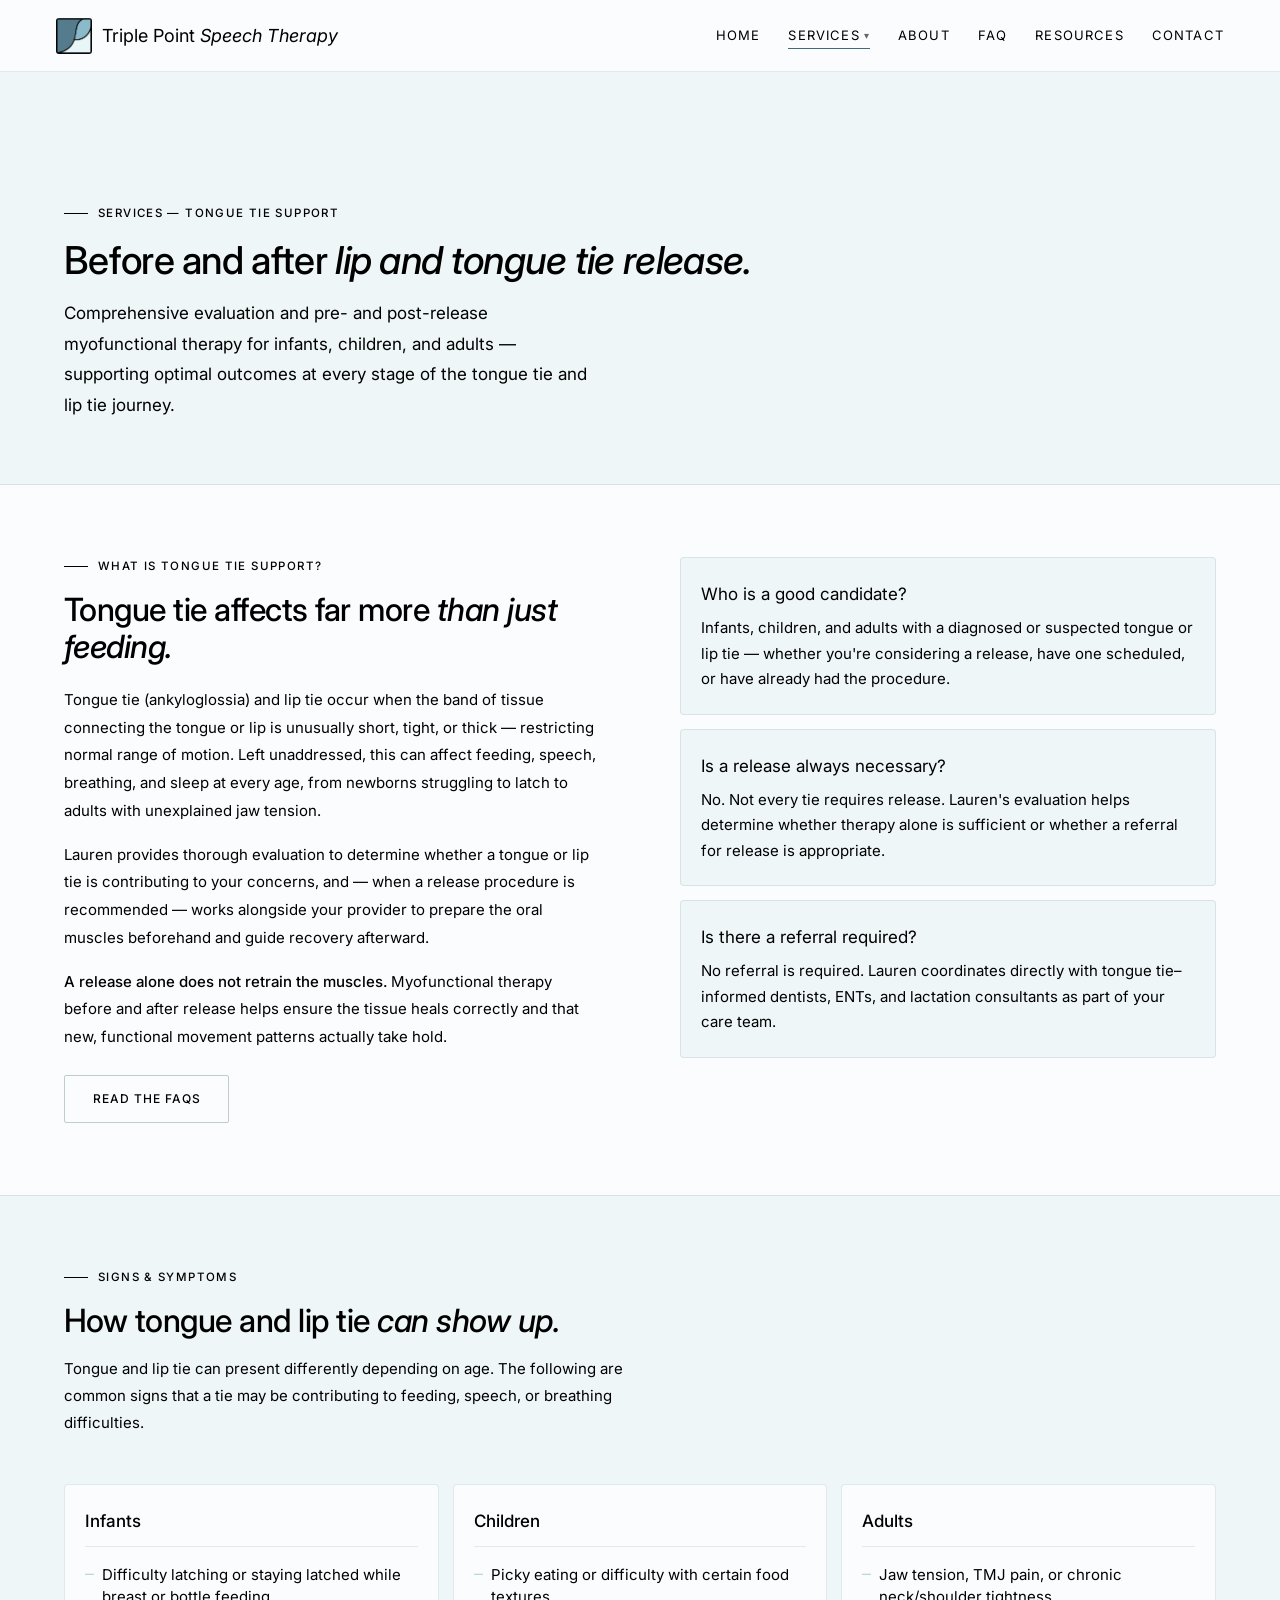
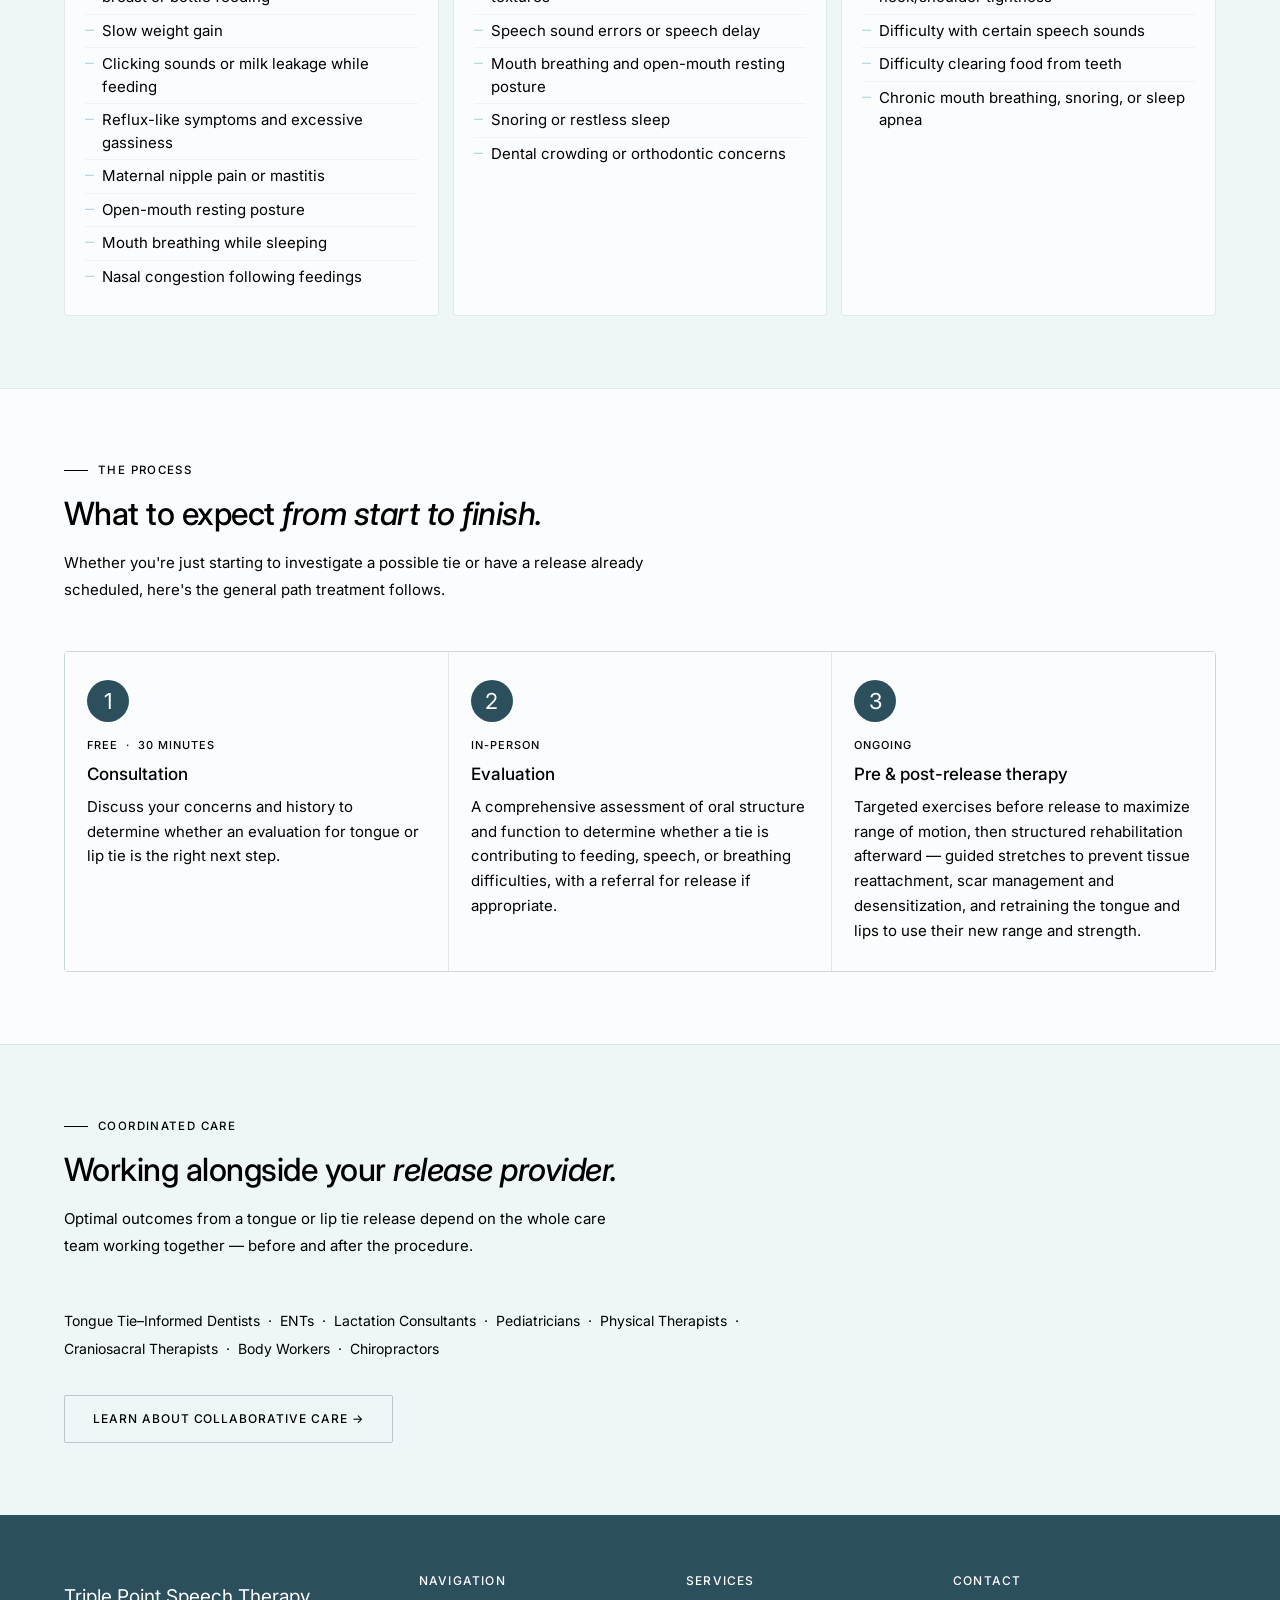
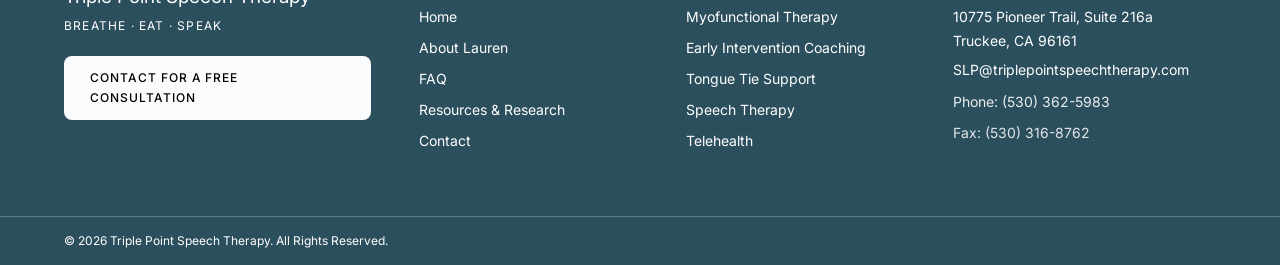
<file: tongue-tie-support.html>
<!DOCTYPE html>
<html lang="en">
<head>
<meta charset="UTF-8">
<meta name="viewport" content="width=device-width,initial-scale=1">
<title>Tongue Tie &amp; Lip Tie Therapy | Truckee &amp; Lake Tahoe, CA</title>
  <link rel="canonical" href="https://triplepointspeechtherapy.com/tongue-tie-support.html">
<meta name="description" content="Pre- and post-release myofunctional therapy for tongue tie and lip tie in infants, children, and adults. Truckee and Lake Tahoe; telehealth statewide.">
<link rel="icon" type="image/png" href="favicon.png">
<link rel="preconnect" href="https://fonts.googleapis.com">
<link rel="preconnect" href="https://fonts.gstatic.com" crossorigin>
<link rel="stylesheet" href="https://fonts.googleapis.com/css2?family=Inter:ital,opsz,wght@0,14..32,400;0,14..32,500;0,14..32,600;0,14..32,700;1,14..32,400;1,14..32,500&amp;display=swap">
<link rel="stylesheet" href="css/style.css">
<style>
/* INTRO */
.tt-intro{padding:72px 64px;background:var(--white)}
.tt-intro-grid{display:grid;grid-template-columns:1fr 1fr;gap:80px;align-items:start}
.tt-intro-body p{font-size:15px;color:var(--muted);line-height:1.85;margin-bottom:16px}
.tt-intro-body strong{color:var(--ink);font-weight:500}
.tt-aside{display:flex;flex-direction:column;gap:14px}
.tt-aside-card{background:var(--mist);border:1px solid var(--border);border-radius:4px;padding:22px 20px}
.tt-aside-card h4{font-family:'Inter',-apple-system,'Segoe UI',Helvetica,Arial,sans-serif;font-size:17px;font-weight:400;color:var(--deep);margin-bottom:7px}
.tt-aside-card p{font-size:15px;color:var(--muted);line-height:1.7}
/* WHO IT'S FOR */
.tt-signs-section{padding:72px 64px;background:var(--mist);border-top:1px solid var(--border)}
.tt-signs-grid{display:grid;grid-template-columns:repeat(3,1fr);gap:14px;margin-top:36px}
.tsc{background:var(--white);border:1px solid var(--border);border-radius:4px;padding:22px 20px;transition:border-color .2s}
.tsc:hover{border-color:var(--slate)}
.tsc-title{font-family:'Inter',-apple-system,'Segoe UI',Helvetica,Arial,sans-serif;font-size:17px;font-weight:500;color:var(--deep);margin-bottom:12px;padding-bottom:10px;border-bottom:1px solid var(--border)}
.tsl{list-style:none}
.tsl li{font-size:15px;color:var(--muted);padding:5px 0;border-bottom:1px solid rgba(85,124,141,.07);display:flex;gap:8px;line-height:1.5}
.tsl li:last-child{border-bottom:none}
.tsl li::before{content:'—';color:var(--steel);font-size:9px;flex-shrink:0;margin-top:3px}
/* PROCESS */
.process-section{padding:72px 64px;background:var(--white);border-top:1px solid var(--border)}
.process-steps{display:grid;grid-template-columns:repeat(3,1fr);gap:1px;background:var(--border);border:1px solid var(--border);border-radius:4px;margin-top:40px}
.process-step{background:var(--white);padding:28px 22px}
.step-num{width:42px;height:42px;border-radius:50%;background:var(--deep);color:var(--mist);font-family:'Inter',-apple-system,'Segoe UI',Helvetica,Arial,sans-serif;font-size:22px;display:flex;align-items:center;justify-content:center;margin-bottom:14px}
.step-tag{font-size:11px;font-weight:500;letter-spacing:.09em;text-transform:uppercase;color:var(--slate);margin-bottom:6px}
.process-step h4{font-family:'Inter',-apple-system,'Segoe UI',Helvetica,Arial,sans-serif;font-size:17px;font-weight:500;color:var(--deep);margin-bottom:7px}
.process-step p{font-size:15px;color:var(--muted);line-height:1.65}
/* COLLABORATION */
.tt-collab-section{padding:72px 64px;background:var(--mist);border-top:1px solid var(--border)}
.team-prose{font-size:14px;color:var(--muted);line-height:2;margin-top:24px;max-width:min(680px,100%)}
@media(max-width:900px){
  .tt-intro,.tt-signs-section,.process-section,.tt-collab-section{padding:48px 24px}
  .tt-intro-grid,.tt-signs-grid{grid-template-columns:1fr;gap:32px}
  .process-steps{grid-template-columns:1fr}
}

@media(max-width:768px){
  .page-hero{padding:28px 20px 20px}
  .page-hero h1{font-size:24px;line-height:1.2}
  .intro-grid,.about-grid,.about-layout,.ei-intro,.feeding-grid,.airway-grid,.contact-grid{grid-template-columns:1fr;gap:24px}
  .service-block,.service-block.reverse{grid-template-columns:1fr;gap:20px}
  .service-block.reverse .service-visual{order:0}
  .service-block.reverse .service-content{order:1}
  .collab-grid,.cred-badges-grid,.res-grid,.books-grid,.treat-grid,.psteps,.coaching-grid{grid-template-columns:1fr}
  .psteps{gap:1px}
  .about-main,.services-main,.faq-main,.contact-main,.intro,.treat,.process,.team,.collab,.cred-section,.resources,.research,.coaching,.feeding,.ei-main{padding:24px 20px}
  .faq-layout{grid-template-columns:1fr}
  .faq-nav{display:none}
  .contact-grid{grid-template-columns:1fr}
  .map-section{padding:0 20px 28px}
  .cta-primary-block{padding:28px 20px}
  .cta-primary-block h2{font-size:20px}
  .email-block{padding:24px 20px}
  .contact-details-row{grid-template-columns:1fr 1fr}
  .cred-grid{grid-template-columns:repeat(2,1fr)}
  .tel{flex-direction:column;padding:20px;gap:14px}
  .tel .btn-l{width:100%;text-align:center}
  .section-h2{font-size:20px}
  .sh2{font-size:18px}
  .eyebrow{font-size:10.5px}
}

</style>
  <meta property="og:title" content="Tongue Tie &amp; Lip Tie Therapy | Truckee &amp; Lake Tahoe, CA">
  <meta property="og:description" content="Pre- and post-release myofunctional therapy for tongue tie and lip tie in infants, children, and adults. Truckee and Lake Tahoe; telehealth statewide.">
  <meta property="og:type" content="website">
  <meta property="og:url" content="https://triplepointspeechtherapy.com/tongue-tie-support.html">
  <meta property="og:image" content="https://triplepointspeechtherapy.com/about_photo.jpg">
  <script type="application/ld+json">
  {
    "@context": "https://schema.org",
    "@type": "MedicalBusiness",
    "@id": "https://triplepointspeechtherapy.com/#business",
    "name": "Triple Point Speech Therapy",
    "description": "Orofacial myofunctional therapy, early intervention coaching, speech therapy, and tongue tie/lip tie support for infants, children, and adults, based in Truckee, CA, with telehealth available throughout California.",
    "url": "https://triplepointspeechtherapy.com/",
    "image": "https://triplepointspeechtherapy.com/about_photo.jpg",
    "email": "SLP@triplepointspeechtherapy.com",
    "telephone": "+1-530-362-5983",
    "faxNumber": "+1-530-316-8762",
    "address": {
      "@type": "PostalAddress",
      "streetAddress": "10775 Pioneer Trail, Suite 216a",
      "addressLocality": "Truckee",
      "addressRegion": "CA",
      "postalCode": "96161",
      "addressCountry": "US"
    },
    "geo": { "@type": "GeoCoordinates", "latitude": 39.3280, "longitude": -120.1658 },
    "hasMap": "https://www.google.com/maps?cid=14306297196954875383",
    "areaServed": [
      { "@type": "Place", "name": "Truckee, CA" },
      { "@type": "Place", "name": "Lake Tahoe, CA" },
      { "@type": "Place", "name": "Mammoth Lakes, CA" },
      { "@type": "Place", "name": "Bishop, CA" },
      { "@type": "Place", "name": "San Francisco, CA" },
      { "@type": "Place", "name": "Oakland, CA" },
      { "@type": "Place", "name": "San Jose, CA" },
      { "@type": "Place", "name": "Berkeley, CA" },
      { "@type": "Place", "name": "San Francisco Bay Area, CA" },
      { "@type": "State", "name": "California" }
    ],
    "founder": { "@type": "Person", "name": "Lauren O'Connor" },
    "knowsAbout": ["Orofacial myofunctional therapy", "Speech-language pathology", "Early intervention", "Tongue tie and lip tie", "Sleep-disordered breathing", "TMJ dysfunction"],
    "openingHoursSpecification": [{
      "@type": "OpeningHoursSpecification",
      "dayOfWeek": ["Monday", "Tuesday", "Wednesday", "Thursday", "Friday"],
      "opens": "09:00",
      "closes": "18:00"
    }],
    "sameAs": [
      "https://g.page/r/Cfd1qauALYrGEBM",
      "https://www.google.com/maps?cid=14306297196954875383"
    ],
    "priceRange": "$$"
  }
  </script>
</head>
<body>
<!-- nav:start -->
<nav id="main-nav">
  <a href="index.html" class="nav-logo">
    <img src="logo.png" alt="Triple Point Speech Therapy logo" width="36" height="36" style="height:36px;width:36px;object-fit:contain;border-radius:3px">
    <span>Triple Point <em>Speech Therapy</em></span>
  </a>
  <div class="nav-links">
    <a href="index.html">Home</a><div style="position:relative;display:inline-flex;align-items:center" class="nav-dropdown"><a href="myofunctional-therapy.html" class="active" style="display:flex;align-items:center;gap:4px">Services <span style="font-size:10px;opacity:.6">&#9662;</span></a><div class="nav-dropdown-menu" style="display:none;position:absolute;top:100%;left:0;padding-top:8px;background:transparent;z-index:300"><div style="background:var(--white);border:1px solid var(--border);border-radius:4px;min-width:240px;box-shadow:0 8px 24px rgba(44,79,94,.1);overflow:hidden"><a href="myofunctional-therapy.html" style="display:block;padding:10px 16px;font-size:14px;color:var(--muted);border-bottom:1px solid var(--border);text-decoration:none;transition:background .15s" onmouseover="this.style.background='var(--mist)';this.style.color='var(--deep)'" onmouseout="this.style.background='';this.style.color='var(--muted)'">Myofunctional Therapy</a><a href="early-intervention.html" style="display:block;padding:10px 16px;font-size:14px;color:var(--muted);border-bottom:1px solid var(--border);text-decoration:none;transition:background .15s" onmouseover="this.style.background='var(--mist)';this.style.color='var(--deep)'" onmouseout="this.style.background='';this.style.color='var(--muted)'">Early Intervention Coaching</a><a href="tongue-tie-support.html" style="display:block;padding:10px 16px;font-size:14px;color:var(--muted);border-bottom:1px solid var(--border);text-decoration:none;transition:background .15s" onmouseover="this.style.background='var(--mist)';this.style.color='var(--deep)'" onmouseout="this.style.background='';this.style.color='var(--muted)'">Tongue Tie Support</a><a href="speech-therapy.html" style="display:block;padding:10px 16px;font-size:14px;color:var(--muted);border-bottom:1px solid var(--border);text-decoration:none;transition:background .15s" onmouseover="this.style.background='var(--mist)';this.style.color='var(--deep)'" onmouseout="this.style.background='';this.style.color='var(--muted)'">Speech Therapy</a><a href="telehealth-bay-area.html" style="display:block;padding:10px 16px;font-size:14px;color:var(--muted);border-bottom:1px solid var(--border);text-decoration:none;transition:background .15s" onmouseover="this.style.background='var(--mist)';this.style.color='var(--deep)'" onmouseout="this.style.background='';this.style.color='var(--muted)'">Telehealth</a></div></div></div><a href="about.html">About</a><a href="faq.html">FAQ</a><a href="resources.html">Resources</a><a href="contact.html">Contact</a>
  </div>
  <button class="nav-hamburger" onclick="toggleMenu()" aria-label="Toggle menu">&#9776;</button>
</nav>
<div class="nav-mobile" id="nav-mobile">
  <a href="index.html">Home</a><div style="position:relative;display:inline-flex;align-items:center" class="nav-dropdown"><a href="myofunctional-therapy.html" class="active" style="display:flex;align-items:center;gap:4px">Services <span style="font-size:10px;opacity:.6">&#9662;</span></a><div class="nav-dropdown-menu" style="display:none;position:absolute;top:100%;left:0;padding-top:8px;background:transparent;z-index:300"><div style="background:var(--white);border:1px solid var(--border);border-radius:4px;min-width:240px;box-shadow:0 8px 24px rgba(44,79,94,.1);overflow:hidden"><a href="myofunctional-therapy.html" style="display:block;padding:10px 16px;font-size:14px;color:var(--muted);border-bottom:1px solid var(--border);text-decoration:none;transition:background .15s" onmouseover="this.style.background='var(--mist)';this.style.color='var(--deep)'" onmouseout="this.style.background='';this.style.color='var(--muted)'">Myofunctional Therapy</a><a href="early-intervention.html" style="display:block;padding:10px 16px;font-size:14px;color:var(--muted);border-bottom:1px solid var(--border);text-decoration:none;transition:background .15s" onmouseover="this.style.background='var(--mist)';this.style.color='var(--deep)'" onmouseout="this.style.background='';this.style.color='var(--muted)'">Early Intervention Coaching</a><a href="tongue-tie-support.html" style="display:block;padding:10px 16px;font-size:14px;color:var(--muted);border-bottom:1px solid var(--border);text-decoration:none;transition:background .15s" onmouseover="this.style.background='var(--mist)';this.style.color='var(--deep)'" onmouseout="this.style.background='';this.style.color='var(--muted)'">Tongue Tie Support</a><a href="speech-therapy.html" style="display:block;padding:10px 16px;font-size:14px;color:var(--muted);border-bottom:1px solid var(--border);text-decoration:none;transition:background .15s" onmouseover="this.style.background='var(--mist)';this.style.color='var(--deep)'" onmouseout="this.style.background='';this.style.color='var(--muted)'">Speech Therapy</a><a href="telehealth-bay-area.html" style="display:block;padding:10px 16px;font-size:14px;color:var(--muted);border-bottom:1px solid var(--border);text-decoration:none;transition:background .15s" onmouseover="this.style.background='var(--mist)';this.style.color='var(--deep)'" onmouseout="this.style.background='';this.style.color='var(--muted)'">Telehealth</a></div></div></div><a href="about.html">About</a><a href="faq.html">FAQ</a><a href="resources.html">Resources</a><a href="contact.html">Contact</a>
</div>
<!-- nav:end -->

<div class="page-hero">
  <div class="eyebrow">Services — Tongue Tie Support</div>
  <h1>Before and after <em>lip and tongue tie release.</em></h1>
  <p>Comprehensive evaluation and pre- and post-release myofunctional therapy for infants, children, and adults — supporting optimal outcomes at every stage of the tongue tie and lip tie journey.</p>
</div>

<!-- INTRO -->
<section class="tt-intro">
  <div class="tt-intro-grid">
    <div class="tt-intro-body">
      <div class="eyebrow">What is tongue tie support?</div>
      <h2 class="section-h2" style="margin-bottom:20px">Tongue tie affects far more <em>than just feeding.</em></h2>
      <p>Tongue tie (ankyloglossia) and lip tie occur when the band of tissue connecting the tongue or lip is unusually short, tight, or thick — restricting normal range of motion. Left unaddressed, this can affect feeding, speech, breathing, and sleep at every age, from newborns struggling to latch to adults with unexplained jaw tension.</p>
      <p>Lauren provides thorough evaluation to determine whether a tongue or lip tie is contributing to your concerns, and — when a release procedure is recommended — works alongside your provider to prepare the oral muscles beforehand and guide recovery afterward.</p>
      <p><strong>A release alone does not retrain the muscles.</strong> Myofunctional therapy before and after release helps ensure the tissue heals correctly and that new, functional movement patterns actually take hold.</p>
      <div style="margin-top:24px;display:flex;gap:12px;flex-wrap:wrap">
        <a href="faq.html#tongue-tie" class="btn-secondary">Read the FAQs</a>
      </div>
    </div>
    <div class="tt-aside">
      <div class="tt-aside-card">
        <h4>Who is a good candidate?</h4>
        <p>Infants, children, and adults with a diagnosed or suspected tongue or lip tie — whether you're considering a release, have one scheduled, or have already had the procedure.</p>
      </div>
      <div class="tt-aside-card">
        <h4>Is a release always necessary?</h4>
        <p>No. Not every tie requires release. Lauren's evaluation helps determine whether therapy alone is sufficient or whether a referral for release is appropriate.</p>
      </div>
      <div class="tt-aside-card">
        <h4>Is there a referral required?</h4>
        <p>No referral is required. Lauren coordinates directly with tongue tie–informed dentists, ENTs, and lactation consultants as part of your care team.</p>
      </div>
    </div>
  </div>
</section>

<!-- SIGNS -->
<section class="tt-signs-section">
  <div class="eyebrow">Signs &amp; symptoms</div>
  <h2 class="section-h2">How tongue and lip tie <em>can show up.</em></h2>
  <p class="section-intro">Tongue and lip tie can present differently depending on age. The following are common signs that a tie may be contributing to feeding, speech, or breathing difficulties.</p>
  <div class="tt-signs-grid">
    <div class="tsc"><div class="tsc-title">Infants</div><ul class="tsl"><li>Difficulty latching or staying latched while breast or bottle feeding</li><li>Slow weight gain</li><li>Clicking sounds or milk leakage while feeding</li><li>Reflux-like symptoms and excessive gassiness</li><li>Maternal nipple pain or mastitis</li><li>Open-mouth resting posture</li><li>Mouth breathing while sleeping</li><li>Nasal congestion following feedings</li></ul></div>
    <div class="tsc"><div class="tsc-title">Children</div><ul class="tsl"><li>Picky eating or difficulty with certain food textures</li><li>Speech sound errors or speech delay</li><li>Mouth breathing and open-mouth resting posture</li><li>Snoring or restless sleep</li><li>Dental crowding or orthodontic concerns</li></ul></div>
    <div class="tsc"><div class="tsc-title">Adults</div><ul class="tsl"><li>Jaw tension, TMJ pain, or chronic neck/shoulder tightness</li><li>Difficulty with certain speech sounds</li><li>Difficulty clearing food from teeth</li><li>Chronic mouth breathing, snoring, or sleep apnea</li></ul></div>
  </div>
</section>

<!-- PROCESS -->
<section class="process-section">
  <div class="eyebrow">The process</div>
  <h2 class="section-h2">What to expect <em>from start to finish.</em></h2>
  <p class="section-intro">Whether you're just starting to investigate a possible tie or have a release already scheduled, here's the general path treatment follows.</p>
  <div class="process-steps">
    <div class="process-step">
      <div class="step-num">1</div>
      <div class="step-tag">Free &nbsp;·&nbsp; 30 minutes</div>
      <h4>Consultation</h4>
      <p>Discuss your concerns and history to determine whether an evaluation for tongue or lip tie is the right next step.</p>
    </div>
    <div class="process-step">
      <div class="step-num">2</div>
      <div class="step-tag">In-person</div>
      <h4>Evaluation</h4>
      <p>A comprehensive assessment of oral structure and function to determine whether a tie is contributing to feeding, speech, or breathing difficulties, with a referral for release if appropriate.</p>
    </div>
    <div class="process-step">
      <div class="step-num">3</div>
      <div class="step-tag">Ongoing</div>
      <h4>Pre &amp; post-release therapy</h4>
      <p>Targeted exercises before release to maximize range of motion, then structured rehabilitation afterward — guided stretches to prevent tissue reattachment, scar management and desensitization, and retraining the tongue and lips to use their new range and strength.</p>
    </div>
  </div>
</section>

<!-- COLLABORATION -->
<section class="tt-collab-section">
  <div class="eyebrow">Coordinated care</div>
  <h2 class="section-h2">Working alongside your <em>release provider.</em></h2>
  <p class="section-intro">Optimal outcomes from a tongue or lip tie release depend on the whole care team working together — before and after the procedure.</p>
  <p class="team-prose">Tongue Tie–Informed Dentists &nbsp;·&nbsp; ENTs &nbsp;·&nbsp; Lactation Consultants &nbsp;·&nbsp; Pediatricians &nbsp;·&nbsp; Physical Therapists &nbsp;·&nbsp; Craniosacral Therapists &nbsp;·&nbsp; Body Workers &nbsp;·&nbsp; Chiropractors</p>
  <div style="margin-top:32px">
    <a href="about.html#collab" class="btn-secondary">Learn about collaborative care →</a>
  </div>
</section>

<!-- footer:start -->
<footer>
  <div class="footer-brand">
    <div class="footer-name">Triple Point Speech Therapy</div>
    <div class="footer-tagline">Breathe &middot; Eat &middot; Speak</div>
    <a href="contact.html" class="btn-light footer-cta">Contact for a Free Consultation</a>
  </div>
  <div class="footer-col">
    <h4>Navigation</h4>
    <a href="index.html">Home</a>
    <a href="about.html">About Lauren</a>
    <a href="faq.html">FAQ</a>
    <a href="resources.html">Resources &amp; Research</a>
    <a href="contact.html">Contact</a>
  </div>
  <div class="footer-col">
    <h4>Services</h4>
    <a href="myofunctional-therapy.html">Myofunctional Therapy</a>
    <a href="early-intervention.html">Early Intervention Coaching</a>
    <a href="tongue-tie-support.html">Tongue Tie Support</a>
    <a href="speech-therapy.html">Speech Therapy</a>
    <a href="telehealth-bay-area.html">Telehealth</a>
  </div>
  <div class="footer-col">
    <h4>Contact</h4>
    <p>10775 Pioneer Trail, Suite 216a<br>Truckee, CA 96161</p>
    <a href="mailto:SLP@triplepointspeechtherapy.com">SLP@triplepointspeechtherapy.com</a>
    <p style="margin-top:6px;font-size:14px;opacity:.9"><a href="tel:+15303625983">Phone: (530) 362-5983</a></p>
    <p style="margin-top:4px;font-size:14px;opacity:.85">Fax: (530) 316-8762</p>
  </div>
</footer>
<div class="footer-bottom">
  <span>&copy; 2026 Triple Point Speech Therapy. All Rights Reserved.</span>
</div>
<!-- footer:end -->
<script src="js/shared.js"></script>

<!-- MOBILE OVERRIDE -->
<style>
@media screen and (max-width: 700px) {

  /* Global — no overflow, no fixed widths */
  * { box-sizing: border-box !important; max-width: 100% !important; }
  body { overflow-x: hidden !important; }
  img { max-width: 100% !important; height: auto !important; }

  /* Convert ALL multi-column grids to single column */
  div[class*="grid"],
  div[class*="steps"],
  div[class*="cards"],
  div[class*="layout"],
  div[class*="cols"],
  div[class*="collab"],
  div[class*="treat"],
  div[class*="process"],
  div[class*="intro"],
  div[class*="cred"],
  div[class*="res-grid"],
  div[class*="coaching"],
  div[class*="feeding"],
  div[class*="contact"],
  div[class*="faq-layout"],
  div[class*="about-layout"],
  div[class*="service-block"],
  section[class*="grid"] {
    display: flex !important;
    flex-direction: column !important;
    width: 100% !important;
    overflow: visible !important;
    gap: 12px !important;
  }

  /* Service blocks */
  div.service-block,
  div.service-block.reverse {
    display: flex !important;
    flex-direction: column !important;
    width: 100% !important;
    gap: 16px !important;
  }
  div.service-block.reverse .service-visual { order: 0 !important; }
  div.service-block.reverse .service-content { order: 1 !important; }
  div.service-visual { width: 100% !important; min-height: 80px !important; }
  div.service-content { width: 100% !important; }

  /* All grid children */
  div[class*="grid"] > *,
  div[class*="steps"] > *,
  div[class*="cards"] > *,
  div[class*="cols"] > * {
    width: 100% !important;
    min-width: 0 !important;
    flex-shrink: 0 !important;
  }

  /* Page hero */
  div.page-hero { padding: 24px 16px 20px !important; }
  div.page-hero h1 { font-size: 22px !important; line-height: 1.2 !important; }

  /* Sections */
  section, div.omt-intro, div.treat-section, div.airway-section,
  div.process-section, div.multi-section, div.ei-main,
  div.coaching-section, div.feeding-section, div.about-main,
  div.collab-section, div.cred-section, div.faq-main, div.contact-main {
    padding: 24px 16px !important;
  }

  /* FAQ */
  div.faq-layout { display: flex !important; flex-direction: column !important; }
  div.faq-nav { display: none !important; }
  div.faq-content { width: 100% !important; }

  /* Contact */
  div.cta-primary-block { padding: 24px 16px !important; }
  div.cta-primary-block h2 { font-size: 18px !important; }
  div.email-block { padding: 20px 16px !important; }

  /* Typography */
  h1 { font-size: 22px !important; }
  h2 { font-size: 19px !important; }
  h3 { font-size: 16px !important; }
  p, li { font-size: 13px !important; }
}
</style>

</body>
</html>
</file>
<file: css/style.css>
*,*::before,*::after{box-sizing:border-box;margin:0;padding:0}
:root{
  --deep:#2C4F5E;
  --slate:#456878;
  --steel:#8BBACA;
  --ice:#D8EBF0;
  --mist:#EEF6F8;
  --white:#FAFCFD;
  --ink:#1A2B33;
  --muted:#455E69;
  --border:rgba(85,124,141,0.15);
  --gold:#B8956A;
  --nav-h:72px;
}
html{scroll-behavior:smooth}
body{font-family:'Inter',-apple-system,'Segoe UI',Helvetica,Arial,sans-serif;background:var(--white);color:var(--ink);overflow-x:hidden;font-size:16px;font-weight:400;line-height:1.65;padding-top:var(--nav-h)}
img{max-width:100%;display:block}
a{color:inherit;text-decoration:none}
#main-nav{position:fixed;top:0;left:0;right:0;z-index:200;display:flex;align-items:center;justify-content:space-between;padding:0 56px;height:var(--nav-h);background:rgba(250,252,253,0.95);backdrop-filter:blur(16px);border-bottom:1px solid var(--border);transition:box-shadow .3s}
#main-nav.scrolled{box-shadow:0 2px 20px rgba(44,79,94,.1)}
.nav-logo{display:flex;align-items:center;gap:10px}
.nav-logo img{height:36px;width:36px;object-fit:contain;border-radius:3px;flex-shrink:0}
.nav-logo span{font-family:'Inter',-apple-system,'Segoe UI',Helvetica,Arial,sans-serif;font-size:18px;font-weight:400;color:var(--deep)}
.nav-logo em{font-style:italic;color:var(--slate)}
.nav-links{display:flex;align-items:center;gap:28px}
.nav-links a{font-size:14px;color:var(--muted);letter-spacing:.04em;transition:color .2s;position:relative}
.nav-links a::after{content:'';position:absolute;bottom:-3px;left:0;right:0;height:1px;background:var(--slate);transform:scaleX(0);transition:transform .2s}
.nav-links a:hover,.nav-links a.active{color:var(--deep)}
.nav-links a:hover::after,.nav-links a.active::after{transform:scaleX(1)}
/* Nav in caps. Scoped to the top-level items: the Services dropdown keeps
   sentence case, since "EARLY INTERVENTION COACHING" reads as shouting.
   Caps look optically larger and need more air, hence the size and tracking. */
.nav-links > a, .nav-dropdown > a,
.nav-mobile > a, .nav-mobile > .nav-dropdown > a{
  text-transform:uppercase;letter-spacing:.09em;font-size:13px}
.nav-hamburger{display:none;background:none;border:none;font-size:22px;cursor:pointer;color:var(--deep);padding:8px}
.nav-mobile{display:none;position:fixed;top:var(--nav-h);left:0;right:0;z-index:199;background:var(--white);border-bottom:1px solid var(--border);padding:16px 24px 24px;flex-direction:column}
.nav-mobile.open{display:flex}
.nav-mobile a{padding:13px 0;border-bottom:1px solid var(--border);font-size:15px;color:var(--muted)}
.nav-mobile a.active{color:var(--deep);font-weight:500}
/* The Services wrapper carries an inline display:inline-flex, which in the
   mobile menu shrank its row to the text width and left its divider short
   of the others. */
.nav-mobile > .nav-dropdown{display:block !important;width:100%}
.btn-primary{display:inline-block;background:var(--deep);color:var(--white);padding:13px 28px;border-radius:2px;border:none;cursor:pointer;font-family:'Inter',-apple-system,'Segoe UI',Helvetica,Arial,sans-serif;font-size:12px;font-weight:500;letter-spacing:.08em;text-transform:uppercase;transition:all .2s}
.btn-primary:hover{background:var(--slate);transform:translateY(-1px)}
.btn-secondary{display:inline-block;color:var(--deep);background:transparent;padding:13px 28px;border-radius:2px;border:1px solid rgba(44,79,94,.28);font-family:'Inter',-apple-system,'Segoe UI',Helvetica,Arial,sans-serif;font-size:12px;font-weight:500;letter-spacing:.08em;text-transform:uppercase;transition:all .2s}
.btn-secondary:hover{border-color:var(--slate);transform:translateY(-1px)}
.btn-light{display:inline-block;background:var(--white);color:var(--deep);padding:12px 26px;border-radius:2px;border:none;cursor:pointer;font-family:'Inter',-apple-system,'Segoe UI',Helvetica,Arial,sans-serif;font-size:12px;font-weight:500;letter-spacing:.08em;text-transform:uppercase;transition:all .2s}
.btn-light:hover{background:var(--ice);transform:translateY(-1px)}
.eyebrow{font-size:11.5px;font-weight:500;letter-spacing:.12em;text-transform:uppercase;color:var(--slate);display:flex;align-items:center;gap:10px;margin-bottom:16px}
.eyebrow::before{content:'';width:24px;height:1px;background:var(--slate)}
.section-h2{font-family:'Inter',-apple-system,'Segoe UI',Helvetica,Arial,sans-serif;font-size:clamp(24px,2.5vw,34px);font-weight:500;letter-spacing:-.016em;color:var(--deep);line-height:1.15;margin-bottom:16px;}
.section-h2 em{font-style:italic;color:var(--slate)}
.section-intro{font-size:15px;color:var(--muted);line-height:1.8;max-width:580px;margin-bottom:48px}
.trust-bar{display:grid;grid-template-columns:repeat(4,1fr);border-top:1px solid var(--border);border-bottom:1px solid var(--border);background:var(--mist)}
.trust-item{padding:20px 28px;border-right:1px solid var(--border)}
.trust-item:last-child{border-right:none}
.trust-val{font-family:'Inter',-apple-system,'Segoe UI',Helvetica,Arial,sans-serif;font-size:17px;font-weight:500;color:var(--deep)}
.trust-lbl{font-size:11px;color:var(--muted);margin-top:3px;line-height:1.4}
.page-hero{padding:calc(var(--nav-h) + 60px) 64px 64px;background:var(--mist);border-bottom:1px solid var(--border)}
.page-hero h1{font-family:'Inter',-apple-system,'Segoe UI',Helvetica,Arial,sans-serif;font-size:clamp(28px,3vw,42px);font-weight:500;letter-spacing:-.018em;color:var(--deep);line-height:1.12;max-width:700px;margin-top:14px;}
.page-hero h1 em{font-style:italic;color:var(--slate)}
.page-hero p{font-size:17px;color:var(--muted);line-height:1.8;max-width:540px;margin-top:16px}
footer{background:var(--deep);color:rgba(216,235,240,.82);padding:56px 64px;display:grid;grid-template-columns:1.4fr 1fr 1fr 1.2fr;gap:48px}
.footer-brand img{height:44px;width:auto;opacity:.9}
.footer-name{font-family:'Inter',-apple-system,'Segoe UI',Helvetica,Arial,sans-serif;font-size:19px;color:var(--white);font-weight:400;margin-top:10px}
.footer-tagline{font-size:12px;letter-spacing:.1em;text-transform:uppercase;color:var(--steel);margin-top:4px}
.footer-cta{margin-top:20px;border-radius:8px}
.footer-col h4{font-size:12px;font-weight:500;letter-spacing:.1em;text-transform:uppercase;color:var(--white);margin-bottom:14px}
.footer-col a{display:block;font-size:14px;color:rgba(216,235,240,.82);margin-bottom:8px;transition:color .2s}
.footer-col a:hover{color:var(--white)}
.footer-col p{font-size:14px;line-height:1.7;margin-bottom:6px}
.footer-bottom{background:rgba(0,0,0,.2);padding:14px 64px;display:flex;justify-content:space-between;align-items:center;font-size:12px;color:rgba(216,235,240,.78)}
.footer-bottom a{color:rgba(216,235,240,.78)}
@keyframes fadeUp{from{opacity:0;transform:translateY(22px)}to{opacity:1;transform:translateY(0)}}
.anim{opacity:0;animation:fadeUp .8s ease forwards}
.d1{animation-delay:.1s}.d2{animation-delay:.25s}.d3{animation-delay:.4s}.d4{animation-delay:.55s}
@media(max-width:768px){
  .nav-logo span{font-size:14px;color:var(--deep)}
  #main-nav{padding:0 16px}
  .nav-links{display:none}
  .nav-hamburger{display:block}
  
  .nav-logo img{height:28px;width:28px}
  .page-hero{padding:calc(var(--nav-h) + 32px) 20px 36px}
  .page-hero h1{font-size:22px}
  .trust-bar{grid-template-columns:1fr 1fr}
  .trust-item:nth-child(2){border-right:none}
  .trust-item:nth-child(3){border-top:1px solid var(--border)}
  .service-block{grid-template-columns:1fr;gap:24px}
  .service-block.reverse .service-visual{order:0}
  .service-block.reverse .service-content{order:0}
  .intro-grid{grid-template-columns:1fr}
  .about-grid{grid-template-columns:1fr}
  .airway-grid{grid-template-columns:1fr}
  .psteps{grid-template-columns:1fr}
  .collab-grid{grid-template-columns:1fr 1fr}
  .cred-grid{grid-template-columns:1fr 1fr}
  .contact-grid{grid-template-columns:1fr}
  .contact-details-row{grid-template-columns:1fr}
  .cta-primary-block{padding:32px 20px}
  .cta-primary-block h2{font-size:22px}
  .coaching-grid{grid-template-columns:1fr}
  .feeding-grid{grid-template-columns:1fr}
  .res-grid{grid-template-columns:1fr}
  .books-grid{grid-template-columns:1fr}
  .faq-layout{grid-template-columns:1fr}
  .faq-nav{display:none}
  footer{grid-template-columns:1fr 1fr;padding:32px 20px;gap:24px}
  .footer-brand{grid-column:1/-1}
  .footer-bottom{padding:14px 20px;flex-direction:column;gap:6px;text-align:center}
  .treat-grid{grid-template-columns:1fr}
  .al{grid-template-columns:1fr}
}

/* ── MONOCHROME TYPE ──────────────────────────────────────────────────────
   Text only: pure black on light surfaces, pure white on dark ones. No greys.
   Backgrounds, borders, the dark bands, the photos and the gold accent are
   untouched.

   !important is required because every page carries its own <style> block
   after this file. Nothing else on the site sets `color` with !important, so
   these rules have nothing to fight. */

body, body * { color: #000000 !important; }

/* Dark surfaces, and type that sits over a photo, stay white. */
.triple-point-section, .triple-point-section *,
.impacts, .impacts *,
footer, footer *,
.footer-bottom, .footer-bottom *,
.booking-box, .booking-box *,
.hero-img-caption, .hero-img-caption *,
.omt-intro-photo-cap, .omt-intro-photo-cap *,
.btn-primary, .cf-send, .cf-thanks-close,
.treat-icon, .step-num, .cf-ico, .coaching-card .cc-icon { color: #FFFFFF !important; }

/* Light buttons sitting on the dark footer keep black type. */
.btn-light, .footer-cta { color: #000000 !important; }

/* Rules and marks follow their type. */
.eyebrow::before { background: #000000 !important; }
.triple-point-section .tp-rule { background: #FFFFFF !important; }

/* The copyright bar was a black wash over the footer; it now matches the
   footer, with a hairline instead of a grey band. */
.footer-bottom { background: var(--deep) !important;
                 border-top: 1px solid rgba(255,255,255,.25); }

/* The gold review stars are a decorative accent, not type. */
.review-stars { color: var(--gold) !important; }
</file>
